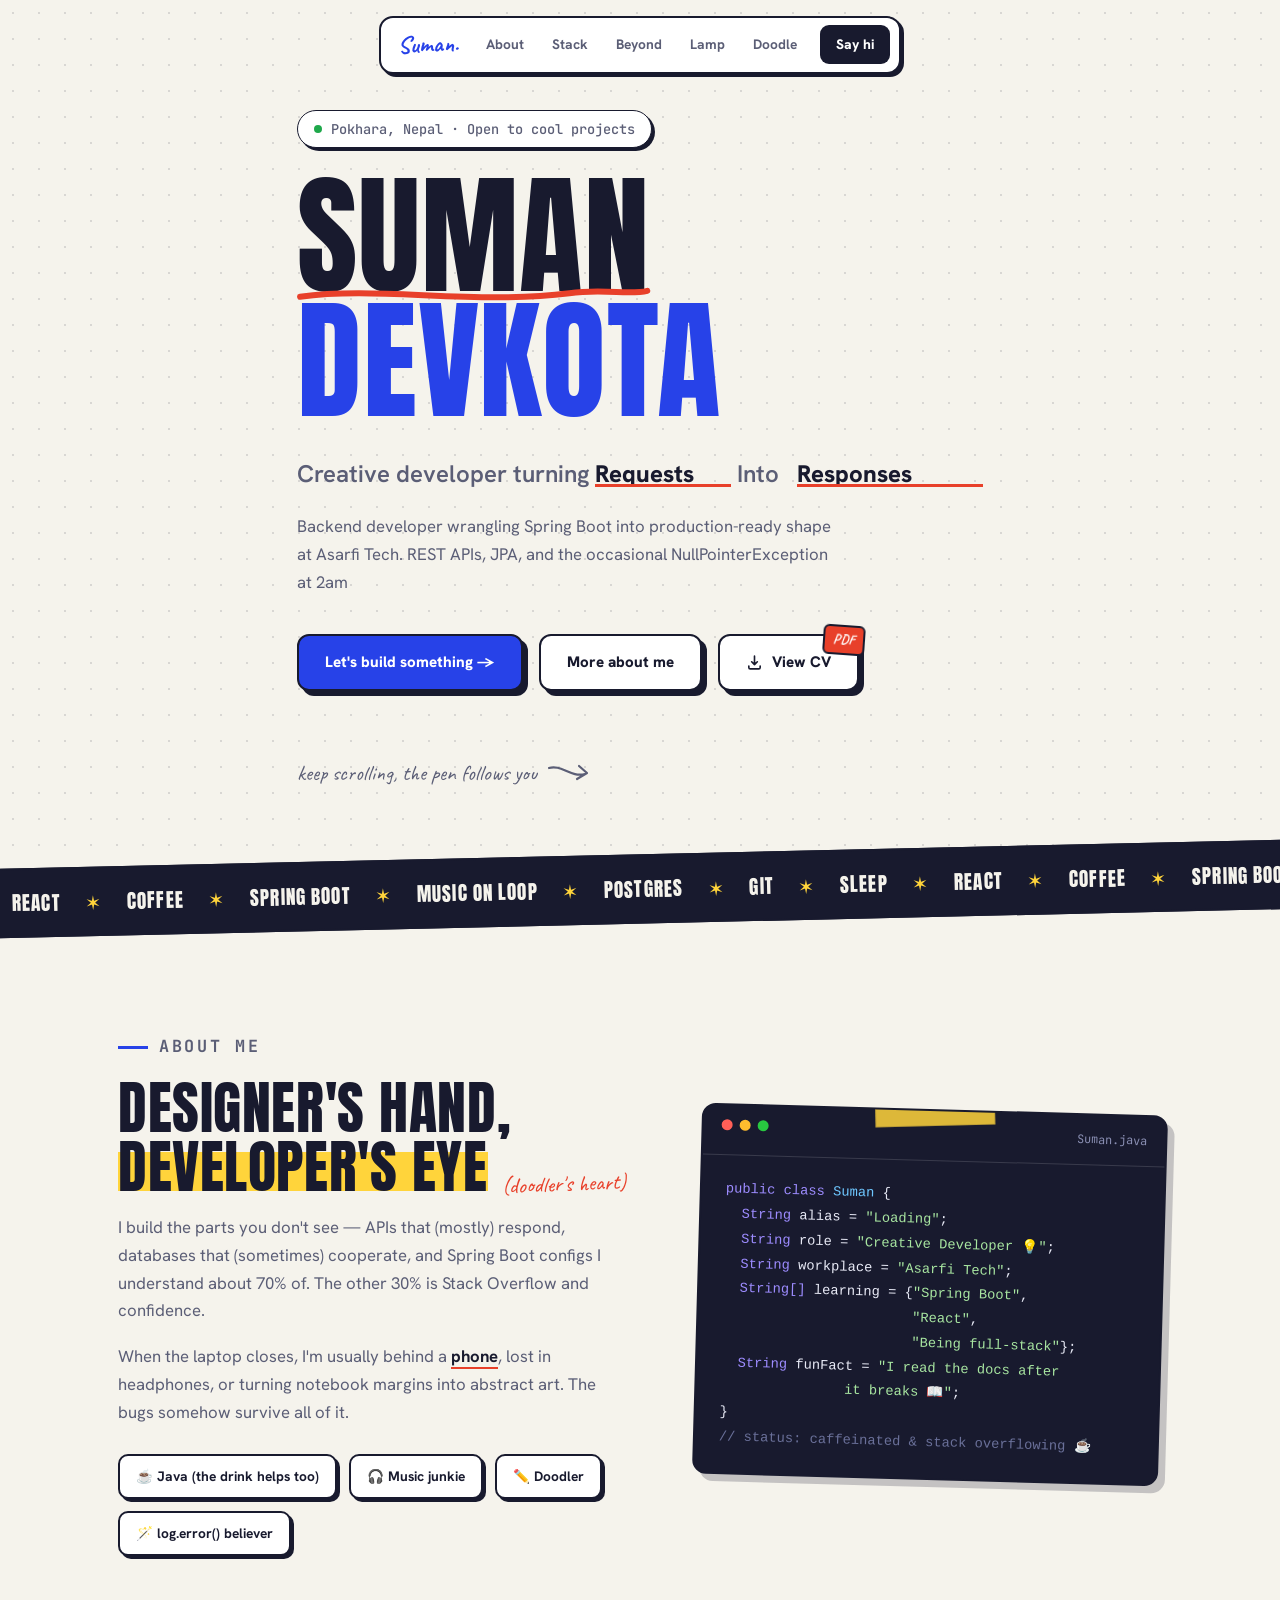
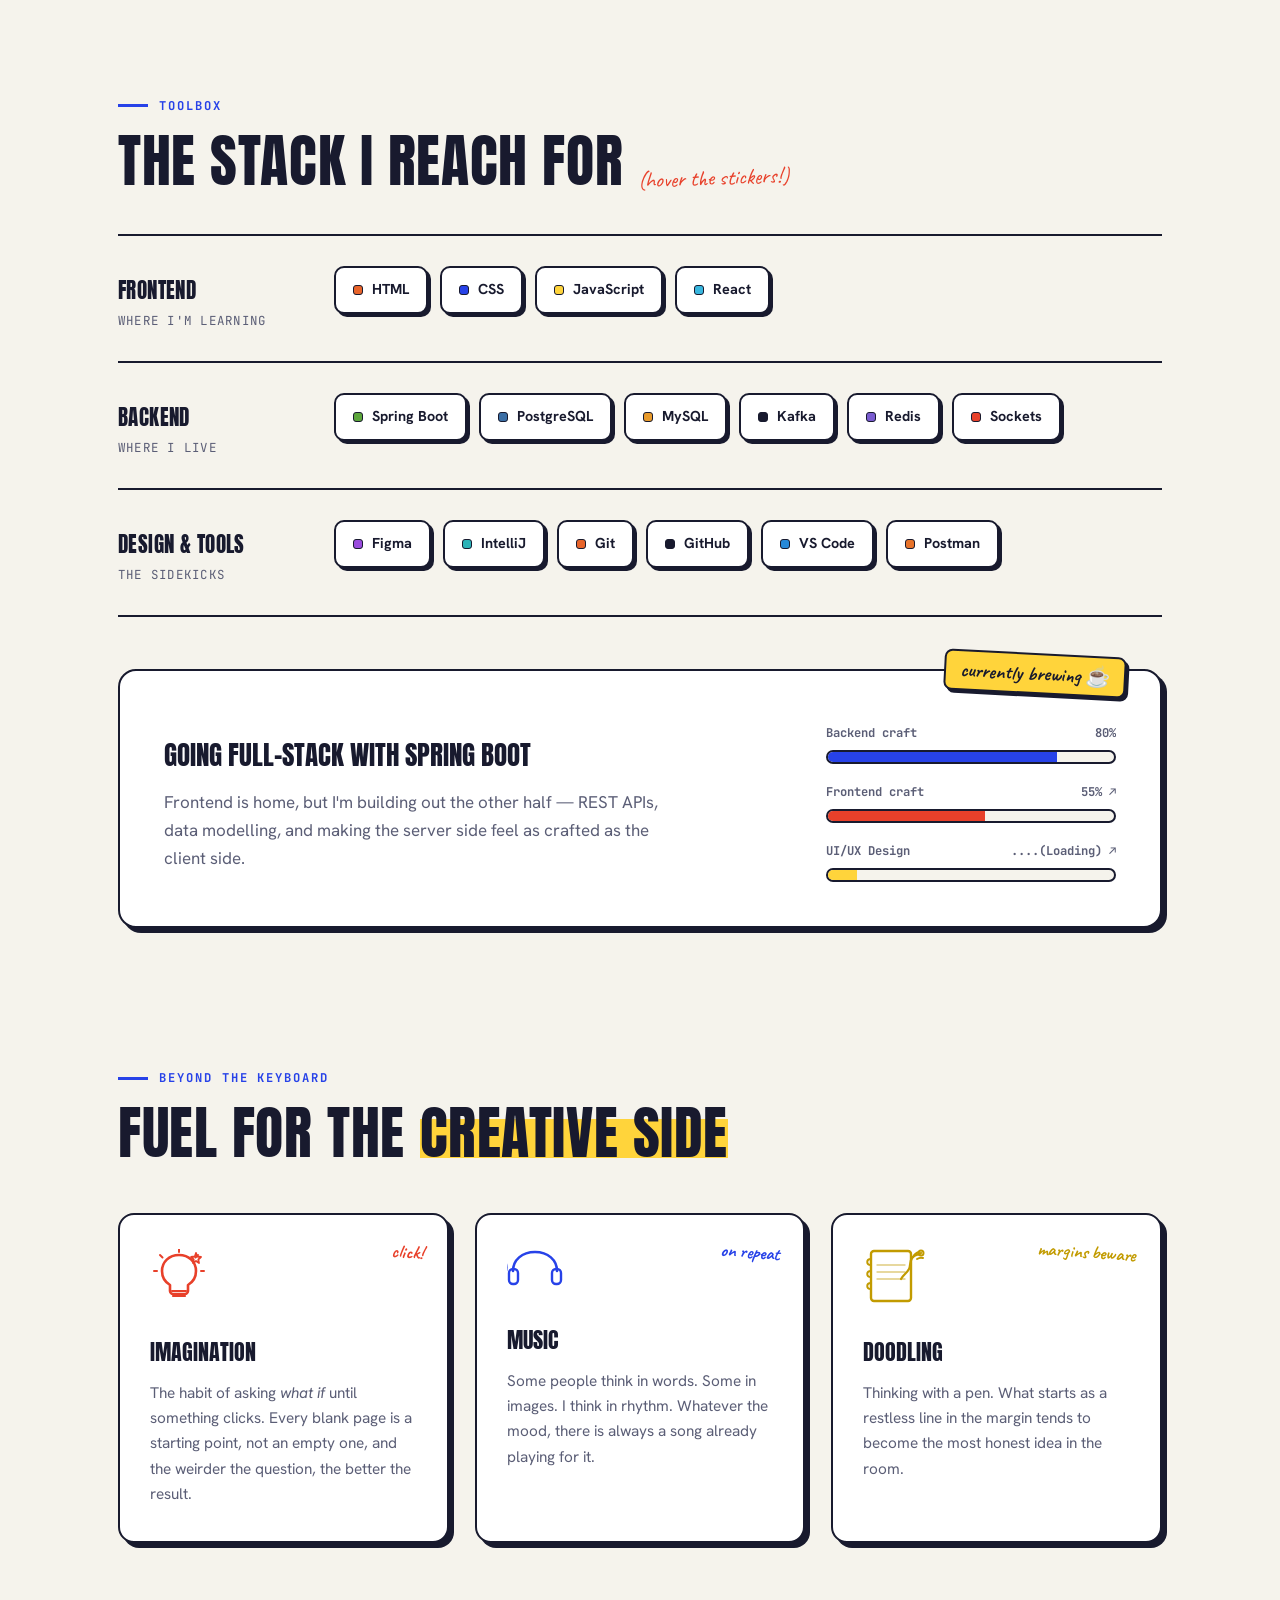
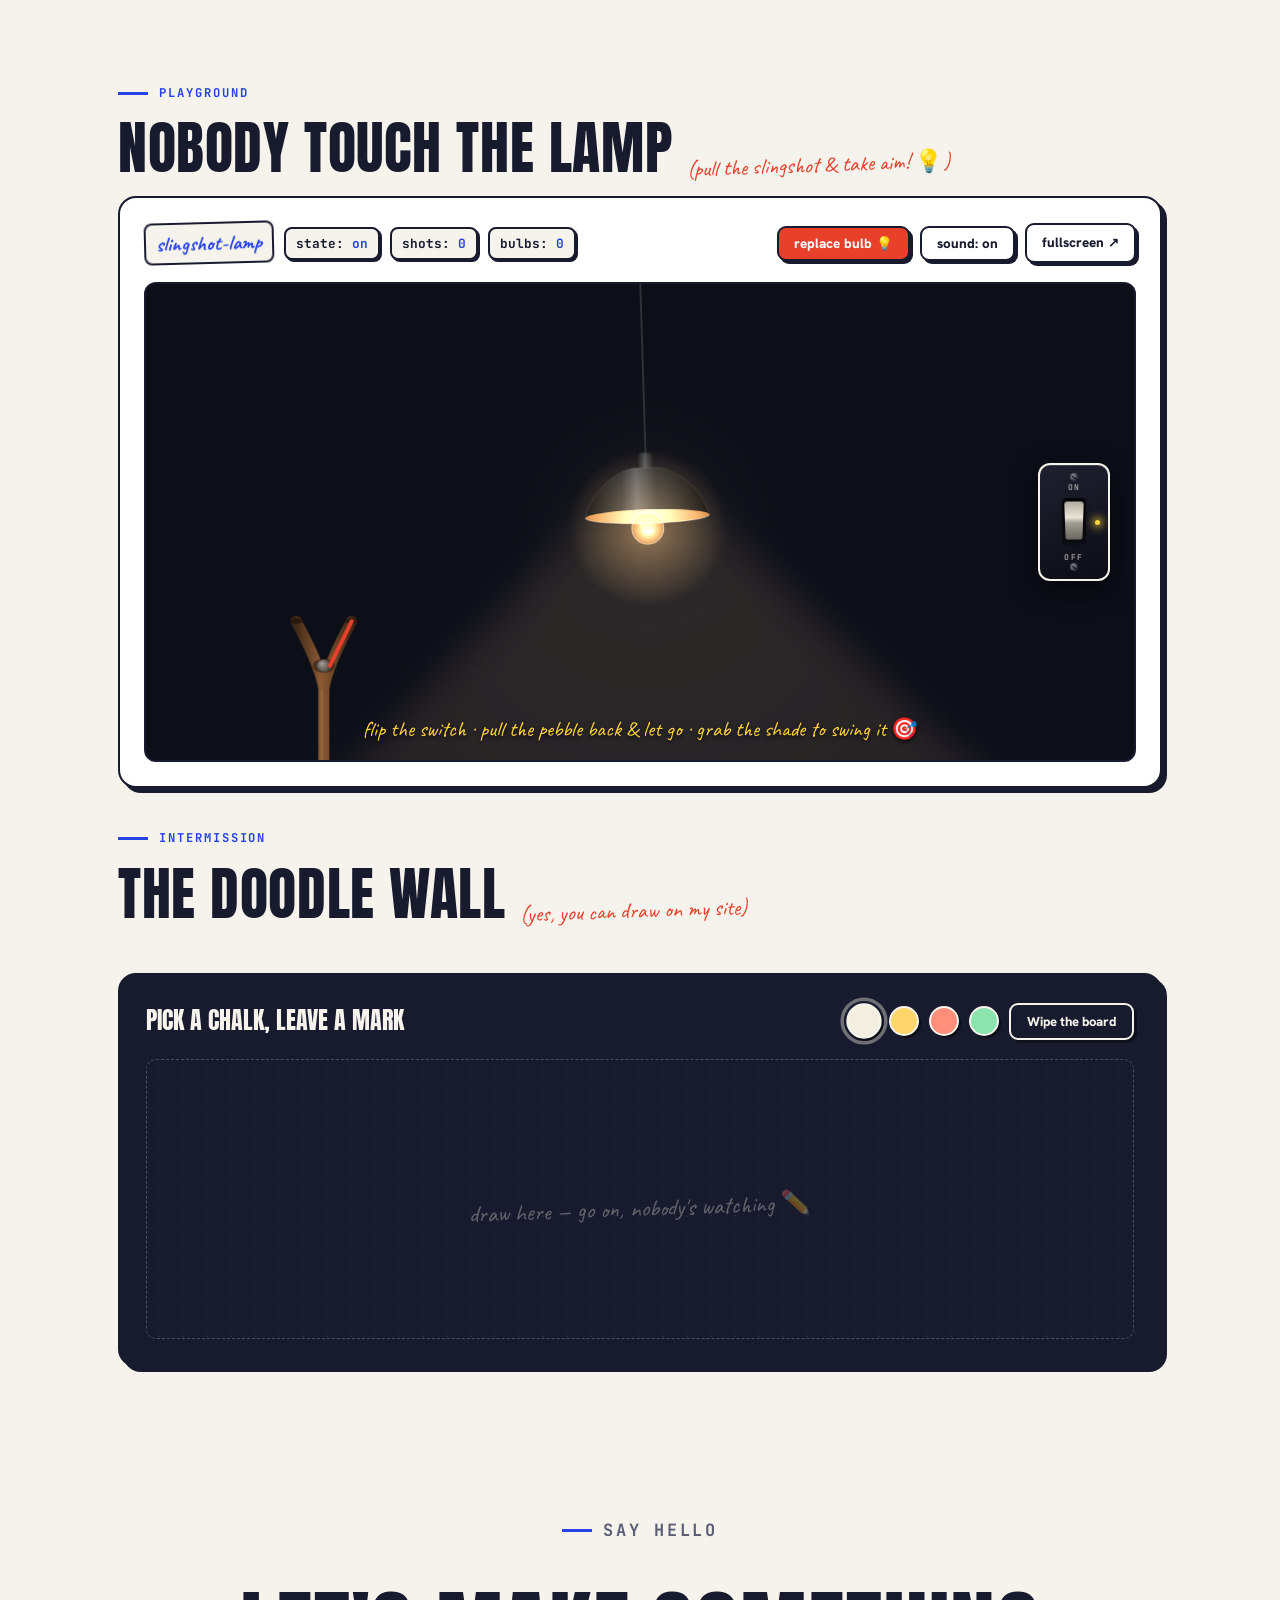
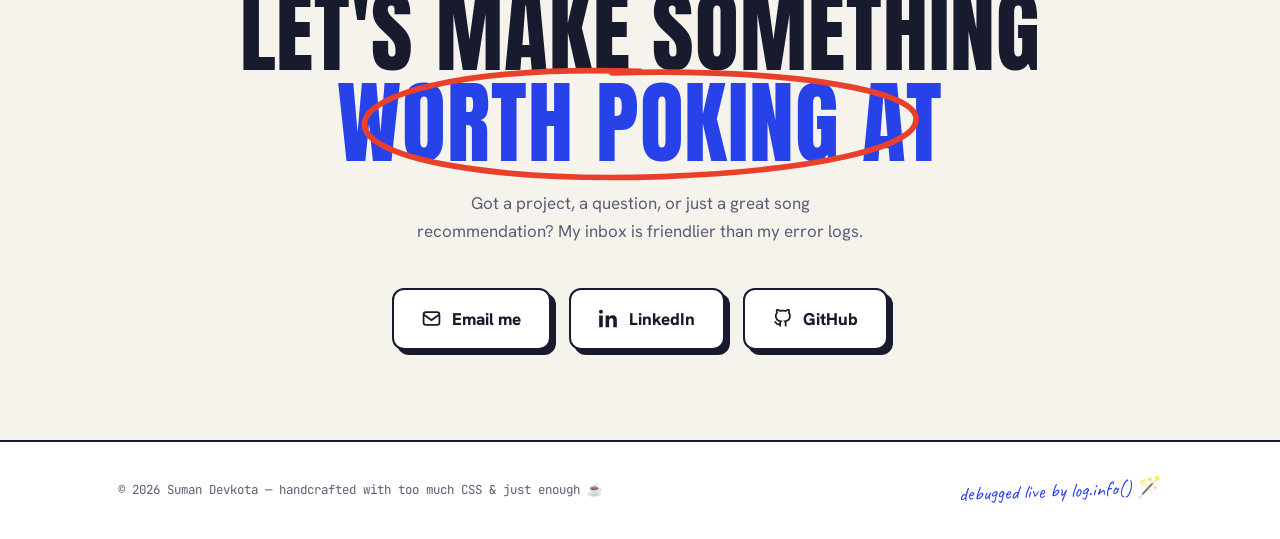
<file: index.html>
<!DOCTYPE html>
<html lang="en">
<head>
<meta charset="UTF-8" />
<meta name="viewport" content="width=device-width, initial-scale=1.0" />
<title>Suman Devkota — Backend Developer</title>
<meta name="description" content="Suman Devkota — Backend developer at Asarfi Tech, Spring Boot enthusiast, doodler at heart." />
<link rel="preconnect" href="https://fonts.googleapis.com">
<link rel="preconnect" href="https://fonts.gstatic.com" crossorigin>
<link href="https://fonts.googleapis.com/css2?family=Anton&family=Hanken+Grotesk:wght@400;500;600;700;800&family=Caveat:wght@500;700&family=JetBrains+Mono:wght@400;500;700&display=swap" rel="stylesheet">
<style>
/* ============ TOKENS — stationery on a desk ============ */
:root{
  --paper:#F5F3EC;
  --card:#FFFFFF;
  --ink:#181A2E;        /* dark navy ink */
  --muted:#5B5E76;
  --pen:#2742E8;        /* ballpoint blue */
  --red:#E8402A;        /* red correction pen */
  --hi:#FFD43B;         /* highlighter */
  --line:rgba(24,26,46,.16);
  --disp:"Anton",sans-serif;
  --body:"Hanken Grotesk",sans-serif;
  --hand:"Caveat",cursive;
  --mono:"JetBrains Mono",monospace;
  --shadow:5px 5px 0 var(--ink);
  --shadow-sm:3px 3px 0 var(--ink);
  --w:1100px;
}

html, body {
  overflow-x: hidden;
}

.marquee {
  transform: rotate(-1.3deg);  /* remove scale(1.02) */
}

.cv-btn{position:relative}
.cv-tag{
  position:absolute;top:-11px;right:-8px;
  font-family:var(--hand);font-size:.9rem;font-weight:700;
  background:var(--red);color:#fff;
  border:2px solid var(--ink);border-radius:6px;
  padding:1px 8px;transform:rotate(4deg);
  pointer-events:none;
}

*{margin:0;padding:0;box-sizing:border-box}
html{scroll-behavior:smooth}
body{
  background:var(--paper);
  color:var(--ink);
  font-family:var(--body);
  font-size:17px;line-height:1.65;
  overflow-x:hidden;
  -webkit-font-smoothing:antialiased;
}
/* dotted notebook grid */
body::before{
  content:"";position:fixed;inset:0;z-index:-1;
  background-image:radial-gradient(rgba(24,26,46,.13) 1.1px,transparent 1.1px);
  background-size:26px 26px;
}
::selection{background:var(--hi);color:var(--ink)}
a{color:inherit;text-decoration:none}
:focus-visible{outline:3px solid var(--pen);outline-offset:3px;border-radius:4px}

/* ============ pen line down the margin (scroll-drawn) ============ */
#pen-rail{position:fixed;left:30px;top:0;height:100vh;width:30px;z-index:5;pointer-events:none}
#pen-rail svg{height:100%;width:100%}
#pen-path{fill:none;stroke:var(--pen);stroke-width:2.5;stroke-linecap:round;opacity:.85}
@media(max-width:1180px){#pen-rail{display:none}}

/* ============ NAV ============ */
nav{
  position:fixed;top:16px;left:50%;transform:translateX(-50%);z-index:50;
  display:flex;align-items:center;gap:2px;
  padding:7px 9px;border-radius:14px;
  background:var(--card);border:2px solid var(--ink);box-shadow:var(--shadow-sm);
}
nav .logo{
  font-family:var(--hand);font-size:1.5rem;font-weight:700;color:var(--pen);
  padding:0 12px 0 8px;transform:rotate(-2deg);
}
nav a.link{
  font-size:.86rem;font-weight:700;color:var(--muted);
  padding:8px 13px;border-radius:9px;transition:color .15s,background .15s;
}
nav a.link:hover{color:var(--ink);background:rgba(24,26,46,.06)}
nav a.cta{
  font-size:.86rem;font-weight:800;color:#fff;background:var(--ink);
  padding:8px 16px;border-radius:9px;margin-left:8px;
  transition:background .15s,transform .15s;
}
nav a.cta:hover{background:var(--pen);transform:translateY(-1px)}
@media(max-width:640px){nav a.link{display:none}}

/* ============ LAYOUT ============ */
.wrap{max-width:var(--w);margin:0 auto;padding:0 28px}
section{padding:110px 0}
.eyebrow{
  font-family:var(--mono);font-size:.76rem;letter-spacing:.16em;text-transform:uppercase;
  color:var(--pen);display:flex;align-items:center;gap:11px;margin-bottom:16px;font-weight:700;
}
.eyebrow::before{content:"";width:30px;height:3px;background:var(--pen)}
h2{
  font-family:var(--disp);font-weight:400;text-transform:uppercase;
  font-size:clamp(2.2rem,5vw,3.6rem);line-height:1.02;letter-spacing:.01em;
  margin-bottom:18px;
}
.hand-note{font-family:var(--hand);font-size:1.4rem;color:var(--red);display:inline-block;transform:rotate(-2deg);text-transform:none;letter-spacing:0}

/* highlighter swipe */
.mark{
  background-image:linear-gradient(var(--hi),var(--hi));
  background-repeat:no-repeat;background-position:0 62%;background-size:0% 45%;
  transition:background-size .8s cubic-bezier(.2,.8,.2,1) .2s;
}
.mark.in{background-size:100% 45%}

/* reveal */
.rv{opacity:0;transform:translateY(22px);transition:opacity .7s cubic-bezier(.2,.7,.2,1),transform .7s cubic-bezier(.2,.7,.2,1)}
.rv.in{opacity:1;transform:none}
.rv.d1{transition-delay:.08s}.rv.d2{transition-delay:.16s}.rv.d3{transition-delay:.24s}

/* doodle draw-in (once, then still) */
.doodle path{fill:none;stroke-linecap:round;stroke-linejoin:round}
.draw path{stroke-dasharray:var(--len,400);stroke-dashoffset:var(--len,400)}
.draw.in path{animation:draw 1s .3s cubic-bezier(.4,0,.2,1) forwards}
@keyframes draw{to{stroke-dashoffset:0}}

/* ============ HERO ============ */
#hero{min-height:100svh;display:flex;flex-direction:column;justify-content:center;padding-top:110px;padding-bottom:0}
.hero-hello{
  font-family:var(--mono);font-size:.85rem;font-weight:500;color:var(--muted);
  display:inline-flex;align-items:center;gap:9px;margin-bottom:26px;
  border:1.5px solid var(--ink);background:var(--card);border-radius:999px;
  padding:7px 16px;box-shadow:var(--shadow-sm);width:fit-content;
}
.hero-hello .dot{width:8px;height:8px;border-radius:50%;background:#1FA84B}
h1{
  font-family:var(--disp);font-weight:400;text-transform:uppercase;
  font-size:clamp(3.4rem,11vw,8.2rem);line-height:.95;letter-spacing:.005em;
}
h1 .first{position:relative;display:inline-block}
h1 .first .underline{position:absolute;left:-1%;bottom:-10px;width:102%;height:auto;overflow:visible}
h1 .last{color:var(--pen)}
/* "aka " annotation */
.aka{
  position:relative;display:inline-block;margin-left:18px;vertical-align:super;
  font-family:var(--hand);font-size:clamp(1.4rem,3vw,2.1rem);font-weight:700;color:var(--red);
  transform:rotate(-5deg);text-transform:none;letter-spacing:0;line-height:1;
  white-space:nowrap;
}
.aka svg{position:absolute;left:-14%;top:-32%;width:128%;height:160%;overflow:visible}
.role-line{
  font-size:clamp(1.15rem,2.5vw,1.5rem);font-weight:600;color:var(--muted);
  margin-top:30px;display:flex;flex-wrap:wrap;gap:.45ch;align-items:baseline;
}
.flipper{
  display:inline-grid;height:1.4em;overflow:hidden;vertical-align:bottom;
  color:var(--ink);font-weight:800;border-bottom:3px solid var(--red);
}
.flipper span{grid-area:1/1;transform:translateY(115%);opacity:0;transition:transform .5s cubic-bezier(.3,.9,.3,1),opacity .35s;white-space:nowrap}
.flipper span.show{transform:translateY(0);opacity:1}
.flipper span.out{transform:translateY(-115%);opacity:0}
.hero-sub{max-width:540px;margin-top:20px;color:var(--muted);font-size:1.05rem}
.hero-sub b{color:var(--ink)}
.hero-actions{display:flex;gap:16px;margin-top:38px;flex-wrap:wrap}
.btn{
  display:inline-flex;align-items:center;gap:9px;
  font-weight:800;font-size:.95rem;padding:14px 26px;border-radius:12px;
  border:2px solid var(--ink);box-shadow:var(--shadow);
  transition:transform .15s,box-shadow .15s,background .15s;
}
.btn:hover{transform:translate(2px,2px);box-shadow:3px 3px 0 var(--ink)}
.btn:active{transform:translate(5px,5px);box-shadow:0 0 0 var(--ink)}
.btn-primary{background:var(--pen);color:#fff}
.btn-primary:hover{background:#1B33CC}
.btn-ghost{background:var(--card);color:var(--ink)}
.scroll-hint{
  margin-top:64px;font-family:var(--hand);font-size:1.35rem;color:var(--muted);
  display:flex;align-items:center;gap:10px;transform:rotate(-1deg);
}

/* ============ MARQUEE — tape strip ============ */
.marquee{
  background:var(--ink);color:var(--paper);
  padding:16px 0;overflow:hidden;white-space:nowrap;
  transform:rotate(-1.3deg) scale(1.02);margin-top:64px;
  border-top:2px solid var(--ink);border-bottom:2px solid var(--ink);
}
.marquee-track{display:inline-flex;animation:scroll 30s linear infinite}
.marquee:hover .marquee-track{animation-play-state:paused}
.marquee span{
  font-family:var(--disp);font-size:1.2rem;letter-spacing:.05em;padding:0 24px;text-transform:uppercase;
}
.marquee .sep{color:var(--hi);padding:0}
@keyframes scroll{to{transform:translateX(-50%)}}

/* ============ ABOUT ============ */
.about-grid{display:grid;grid-template-columns:1.05fr .95fr;gap:64px;align-items:center}
@media(max-width:880px){.about-grid{grid-template-columns:1fr;gap:48px}}
.about-copy p{color:var(--muted);margin-bottom:18px;font-size:1.05rem}
.about-copy p b{color:var(--ink)}
.u-pen{border-bottom:2.5px solid var(--pen);font-weight:700;color:var(--ink)}
.u-red{border-bottom:2.5px solid var(--red);font-weight:700;color:var(--ink)}
.fact-tags{display:flex;flex-wrap:wrap;gap:12px;margin-top:28px}
.fact-tags span{
  font-weight:700;font-size:.86rem;padding:9px 16px;border-radius:10px;
  border:2px solid var(--ink);background:var(--card);box-shadow:var(--shadow-sm);
  transition:transform .15s,box-shadow .15s;cursor:default;
}
.fact-tags span:hover{transform:translate(1px,1px) rotate(-1.5deg);box-shadow:2px 2px 0 var(--ink)}

.code-card{
  position:relative;background:var(--ink);color:#E8EAF6;
  border:2px solid var(--ink);border-radius:14px;
  font-family:var(--mono);font-size:.86rem;line-height:1.8;
  box-shadow:7px 7px 0 rgba(24,26,46,.22);
  transform:rotate(1.6deg);transition:transform .35s cubic-bezier(.3,1.3,.5,1);
    max-width: 100%;          /* add this */
  overflow: hidden;  
}
.code-card:hover{transform:rotate(0deg)}
.tape{
  position:absolute;top:-15px;left:50%;width:120px;height:30px;
  transform:translateX(-50%) rotate(-3deg);
  background:rgba(255,212,59,.85);border:1px solid rgba(24,26,46,.18);
}
.code-head{display:flex;gap:7px;padding:14px 18px;border-bottom:1px solid rgba(255,255,255,.14)}
.code-head i{width:11px;height:11px;border-radius:50%;display:block}
.code-head i:nth-child(1){background:#FF5F57}.code-head i:nth-child(2){background:#FEBC2E}.code-head i:nth-child(3){background:#28C840}
.code-head em{font-style:normal;color:#8A8FB3;font-size:.74rem;margin-left:auto}
.code-body{padding:22px 24px;overflow-x:auto}
.tk-k{color:#9D8CFF}.tk-v{color:#6EC7FF}.tk-s{color:#A8E6A1}.tk-c{color:#6A7099}.tk-p{color:#E8EAF6}

/* ============ STACK ============ */
.stack-row{
  display:grid;grid-template-columns:190px 1fr;gap:26px;align-items:start;
  padding:30px 0;border-top:2px solid var(--ink);
}
.stack-row:last-of-type{border-bottom:2px solid var(--ink)}
@media(max-width:700px){.stack-row{grid-template-columns:1fr;gap:14px}}
.stack-label{font-family:var(--mono);font-size:.78rem;letter-spacing:.1em;text-transform:uppercase;color:var(--muted);padding-top:8px}
.stack-label b{display:block;font-family:var(--disp);font-weight:400;font-size:1.3rem;color:var(--ink);letter-spacing:.02em;margin-bottom:2px}
.chips{display:flex;flex-wrap:wrap;gap:12px}
.chip{
  position:relative;display:inline-flex;align-items:center;gap:9px;
  padding:10px 17px;border-radius:10px;border:2px solid var(--ink);
  background:var(--card);font-weight:700;font-size:.9rem;cursor:default;
  box-shadow:var(--shadow-sm);
  transition:transform .15s,box-shadow .15s,background .15s;
}
.chip i{width:10px;height:10px;border-radius:3px;background:var(--c,var(--pen));border:1.5px solid var(--ink)}
.chip:hover{transform:translate(1px,1px) rotate(-1deg);box-shadow:1px 1px 0 var(--ink);background:#FFFDF4}
.chip .lvl{
  position:absolute;top:-32px;left:50%;transform:translateX(-50%) scale(.85) rotate(-3deg);
  font-family:var(--hand);font-size:1.1rem;font-weight:700;color:#fff;background:var(--red);
  padding:1px 12px;border-radius:6px;opacity:0;pointer-events:none;white-space:nowrap;
  transition:opacity .2s,transform .2s;z-index:2;
}
.chip:hover .lvl{opacity:1;transform:translateX(-50%) scale(1) rotate(-3deg)}

/* ============ NOW ============ */
.now-card{
  margin-top:52px;border:2px solid var(--ink);border-radius:18px;background:var(--card);
  box-shadow:var(--shadow);padding:44px; padding-top: 52px;  
  display:grid;grid-template-columns:1fr auto;gap:36px;align-items:center;position:relative; 
}
@media(max-width:760px) {
  .now-card {
    grid-template-columns: 1fr;
    padding: 24px 20px;
    gap: 24px;
  }

  .now-bars {
    min-width: unset;
    width: 100%;
  }

  .bar .track {
    width: 100%;
  }

  .bar label {
    font-size: .72rem;
  }
}
.now-card h3{font-family:var(--disp);font-weight:400;text-transform:uppercase;font-size:1.7rem;margin-bottom:10px}
.now-card>div>p{color:var(--muted);max-width:500px}
.now-bars{display:grid;gap:18px;min-width:290px; overflow:hidden}
.bar label{display:flex;justify-content:space-between;font-family:var(--mono);font-size:.76rem;font-weight:700;color:var(--muted);margin-bottom:7px}
.bar .track{height:14px;border-radius:8px;border:2px solid var(--ink);background:var(--paper);overflow:hidden}
.bar .fill{height:100%;width:0;background:var(--pen);transition:width 1.3s cubic-bezier(.2,.8,.2,1)}
.bar:nth-child(2) .fill{background:var(--red)}
.bar:nth-child(3) .fill{background:var(--hi)}
.bar.in .fill{width:var(--p)}
.now-stamp{
  position:absolute;top:-18px;right:34px;font-family:var(--hand);font-size:1.25rem;font-weight:700;
  color:var(--ink);background:var(--hi);border:2px solid var(--ink);border-radius:8px;
  padding:2px 14px;transform:rotate(3deg);box-shadow:var(--shadow-sm);
}

/* ============ BEYOND ============ */
.beyond-grid{display:grid;grid-template-columns:repeat(3,1fr);gap:26px;margin-top:50px}
@media(max-width:880px){.beyond-grid{grid-template-columns:1fr;max-width:520px}}
@media(max-width:880px) {
  .about-grid > div:last-child {
    overflow: hidden;
    padding: 8px;           /* gives box-shadow room to breathe */
  }
}
.bcard{
  border:2px solid var(--ink);border-radius:16px;padding:34px 30px;background:var(--card);
  box-shadow:var(--shadow);position:relative;
  transform:rotate(var(--tilt,0deg));
  transition:transform .3s cubic-bezier(.3,1.3,.5,1),box-shadow .3s;
}
.bcard:hover{transform:rotate(0deg) translateY(-5px);box-shadow:8px 10px 0 var(--ink)}
.bcard .icon{margin-bottom:20px}
.bcard h3{font-family:var(--disp);font-weight:400;text-transform:uppercase;font-size:1.35rem;margin-bottom:10px}
.bcard p{color:var(--muted);font-size:.96rem}
.bcard .tag{position:absolute;top:22px;right:24px;font-family:var(--hand);font-size:1.15rem;font-weight:700;color:var(--c);transform:rotate(4deg)}

/* ============ DOODLE WALL ============ */
.wall {
  margin-top: 50px;
  border: 2px solid var(--ink);
  border-radius: 18px;
  background: var(--ink);
  box-shadow: var(--shadow);
  padding: 26px;
  position: relative;
}
.wall-head {
  display: flex;
  align-items: center;
  justify-content: space-between;
  flex-wrap: wrap;
  gap: 14px;
  margin-bottom: 18px;
}
.wall-head h3 {
  font-family: var(--disp);
  font-weight: 400;
  text-transform: uppercase;
  font-size: 1.5rem;
  color: var(--paper);
}
.wall-tools {
  display: flex;
  align-items: center;
  gap: 10px;
}
.swatch {
  width: 30px;
  height: 30px;
  border-radius: 50%;
  border: 2px solid var(--paper);
  cursor: pointer;
  transition: transform .15s;
  box-shadow: 2px 2px 0 rgba(0,0,0,.5);
  background: none;
}
.swatch:hover { transform: scale(1.12); }
.swatch.on {
  transform: scale(1.18);
  outline: 3px solid rgba(243,238,223,.4);
  outline-offset: 2px;
}
.wall-clear {
  font-family: var(--body);
  font-weight: 800;
  font-size: .82rem;
  padding: 8px 16px;
  border-radius: 9px;
  border: 2px solid var(--paper);
  background: transparent;
  color: var(--paper);
  box-shadow: 3px 3px 0 rgba(0,0,0,.4);
  cursor: pointer;
  transition: transform .15s, box-shadow .15s;
}
.wall-clear:hover {
  transform: translate(2px, 2px);
  box-shadow: 1px 1px 0 rgba(0,0,0,.5);
}
#wall-canvas {
  display: block;
  width: 100%;
  height: 280px;
  border-radius: 10px;
  border: 1.5px dashed rgba(243,238,223,.25);
  cursor: crosshair;
  touch-action: none;
  background-image: radial-gradient(rgba(243,238,223,.07) 1px, transparent 1px);
  background-size: 24px 24px;
}
.wall-hint {
  position: absolute;
  left: 50%;
  top: 60%;
  transform: translate(-50%, -50%) rotate(-2deg);
  font-family: var(--hand);
  font-size: 1.5rem;
  color: rgba(243,238,223,.35);
  pointer-events: none;
  transition: opacity .4s;
  white-space: nowrap;
}
.wall.used .wall-hint { opacity: 0; }

/* ============ CONTACT ============ */
#contact{padding-bottom:90px}
.contact-box{text-align:center}
.contact-box h2{font-size:clamp(2.8rem,7vw,5.6rem)}
.contact-box h2 .circ{position:relative;display:inline-block;color:var(--pen)}
.contact-box h2 .circ svg{position:absolute;width:116%;height:140%;left:-8%;top:-20%;overflow:visible}
.contact-box>p{color:var(--muted);max-width:460px;margin:20px auto 42px;font-size:1.06rem}
.contact-links{display:flex;justify-content:center;gap:18px;flex-wrap:wrap}
.clink{
  display:inline-flex;align-items:center;gap:11px;font-weight:800;
  padding:15px 28px;border-radius:12px;border:2px solid var(--ink);
  background:var(--card);box-shadow:var(--shadow);
  transition:transform .15s,box-shadow .15s,background .15s;
}
.clink svg{width:19px;height:19px}
.clink:hover{transform:translate(2px,2px);box-shadow:3px 3px 0 var(--ink);background:var(--bg-h,#fff)}
.clink.em{--bg-h:#FFF6D6}.clink.li{--bg-h:#E4ECFF}.clink.ig{--bg-h:#FFE4EA}

footer{border-top:2px solid var(--ink);padding:32px 0;background:var(--card)}
footer .wrap{display:flex;justify-content:space-between;align-items:center;flex-wrap:wrap;gap:14px}
footer p{font-family:var(--mono);font-size:.78rem;color:var(--muted)}
footer .hand-note{font-size:1.25rem;color:var(--pen)}

/* ============ LAMP GAME SECTION ============ */
.lamp-card {
  border: 2px solid var(--ink);
  border-radius: 18px;
  background: var(--card);
  box-shadow: var(--shadow);
  padding: 24px;
  position: relative;
  overflow: hidden;
}
.lamp-head {
  display: flex;
  align-items: center;
  justify-content: space-between;
  flex-wrap: wrap;
  gap: 14px;
  margin-bottom: 18px;
}
.lamp-info {
  display: flex;
  align-items: center;
  gap: 10px;
  flex-wrap: wrap;
}
.lamp-badge {
  font-family: var(--hand);
  font-size: 1.3rem;
  font-weight: 700;
  color: var(--pen);
  background: var(--paper);
  border: 2px solid var(--ink);
  border-radius: 8px;
  padding: 2px 10px;
  transform: rotate(-1.5deg);
}
.lamp-stat {
  font-family: var(--mono);
  font-size: 0.8rem;
  font-weight: 700;
  color: var(--ink);
  background: var(--paper);
  border: 2px solid var(--ink);
  border-radius: 8px;
  padding: 4px 10px;
  box-shadow: 2px 2px 0 var(--ink);
}
.lamp-stat b {
  color: var(--pen);
}
.lamp-tools {
  display: flex;
  align-items: center;
  gap: 10px;
}
.lamp-btn {
  font-family: var(--body);
  font-weight: 800;
  font-size: 0.84rem;
  padding: 7px 15px;
  border-radius: 9px;
  border: 2px solid var(--ink);
  background: var(--card);
  color: var(--ink);
  box-shadow: var(--shadow-sm);
  cursor: pointer;
  transition: transform 0.15s, box-shadow 0.15s, background 0.15s;
  display: inline-flex;
  align-items: center;
  gap: 6px;
  text-decoration: none;
}
.lamp-btn:hover {
  transform: translate(1px, 1px);
  box-shadow: 2px 2px 0 var(--ink);
  background: var(--hi);
}
.lamp-btn-reset {
  background: var(--red);
  color: #fff;
}
.lamp-btn-reset:hover {
  background: #ff523b;
}

.lamp-viewport {
  position: relative;
  width: 100%;
  height: 480px;
  border-radius: 12px;
  border: 2px solid var(--ink);
  background: #0d0f18;
  overflow: hidden;
  touch-action: none;
}
#lamp-canvas {
  display: block;
  width: 100%;
  height: 100%;
}
.lamp-viewport .switch {
  position: absolute;
  right: 24px;
  top: 50%;
  transform: translateY(-50%);
  width: 72px;
  height: 118px;
  border-radius: 12px;
  background: linear-gradient(160deg, #1e202e, #141520 60%, #0c0d15);
  border: 2px solid var(--paper);
  box-shadow: inset 0 1px 0 rgba(255,255,255,0.15), 0 8px 24px rgba(0,0,0,0.6);
  cursor: pointer;
  outline: none;
  z-index: 5;
}
.lamp-viewport .switch:focus-visible {
  outline: 3px solid var(--pen);
  outline-offset: 3px;
}
.lamp-viewport .screw {
  position: absolute;
  left: 50%;
  width: 8px;
  height: 8px;
  margin-left: -4px;
  border-radius: 50%;
  background: radial-gradient(circle at 35% 35%, #8b8d96, #2d2f3b 70%);
}
.lamp-viewport .screw::after {
  content: "";
  position: absolute;
  left: 1px;
  right: 1px;
  top: 3.5px;
  height: 1px;
  background: rgba(0,0,0,0.8);
  transform: rotate(35deg);
}
.lamp-viewport .screw.t { top: 8px; }
.lamp-viewport .screw.b { bottom: 8px; }
.lamp-viewport .slot {
  position: absolute;
  left: 50%;
  top: 50%;
  width: 24px;
  height: 48px;
  margin: -24px 0 0 -12px;
  border-radius: 5px;
  background: linear-gradient(#08090f, #12131d);
  box-shadow: inset 0 2px 5px rgba(0,0,0,0.9);
  perspective: 120px;
}
.lamp-viewport .lever {
  position: absolute;
  left: 3px;
  right: 3px;
  top: 3px;
  bottom: 3px;
  border-radius: 3px;
  transition: transform 0.14s cubic-bezier(0.3,1.6,0.5,1);
  transform-origin: 50% 50%;
  transform: rotateX(-26deg);
  background: linear-gradient(#b0ad9e 0%, #ece6da 38%, #a09d94 52%, #68655e 100%);
  box-shadow: 0 5px 6px rgba(0,0,0,0.6);
}
.lamp-viewport .switch[aria-checked="false"] .lever {
  transform: rotateX(26deg);
  background: linear-gradient(#4b4840 0%, #807c74 48%, #c5bfb4 64%, #88847c 100%);
  box-shadow: 0 -5px 6px rgba(0,0,0,0.6);
}
.lamp-viewport .engrave {
  position: absolute;
  left: 0;
  right: 0;
  text-align: center;
  font: 700 8px/1 var(--mono);
  letter-spacing: 0.18em;
  color: var(--paper);
  opacity: 0.6;
}
.lamp-viewport .engrave.on { top: 18px; }
.lamp-viewport .engrave.off { bottom: 18px; }
.lamp-viewport .pilot {
  position: absolute;
  right: 8px;
  top: 50%;
  width: 5px;
  height: 5px;
  margin-top: -2.5px;
  border-radius: 50%;
  background: #3a2a1a;
  transition: background 0.2s, box-shadow 0.2s;
}
.lamp-viewport .switch[aria-checked="true"] .pilot {
  background: var(--hi);
  box-shadow: 0 0 8px 2px rgba(255, 212, 59, 0.95);
}
.lamp-hint {
  position: absolute;
  left: 50%;
  bottom: 14px;
  transform: translateX(-50%);
  font-family: var(--hand);
  font-size: 1.35rem;
  color: var(--hi);
  white-space: nowrap;
  pointer-events: none;
  z-index: 5;
  text-shadow: 0 2px 4px rgba(0,0,0,0.8);
}
@media(max-width: 640px) {
  .lamp-viewport { height: 380px; }
  .lamp-hint { font-size: 1.05rem; bottom: 8px; }
  .lamp-viewport .switch { scale: 0.8; right: 12px; }
}
</style>
</head>
<body>

<!-- pen line that draws as you scroll -->
<div id="pen-rail" aria-hidden="true">
  <svg viewBox="0 0 30 1200" preserveAspectRatio="none">
    <path id="pen-path" d="M15 0 C 24 70, 7 140, 15 210 C 23 280, 7 350, 15 420 C 23 490, 7 560, 15 630 C 23 700, 7 770, 15 840 C 23 910, 7 980, 15 1050 C 21 1110, 10 1160, 15 1200"/>
  </svg>
</div>

<nav aria-label="Main">
  <a class="logo" href="#hero" aria-label="Home">Suman.</a>
  <a class="link" href="#about">About</a>
  <a class="link" href="#stack">Stack</a>
  <a class="link" href="#beyond">Beyond</a>
  <a class="link" href="#lamp-section">Lamp</a>
  <a class="link" href="#wall-section">Doodle</a>
  <a class="cta" href="#contact">Say hi</a>
</nav>

<!-- ============ HERO ============ -->
<header id="hero">
  <div class="wrap">
    <p class="hero-hello rv"><span class="dot"></span>Pokhara, Nepal · Open to cool projects</p>
    <h1 class="rv d1">
      <span class="first">Suman
        <svg class="underline doodle draw" viewBox="0 0 300 24" aria-hidden="true">
          <path d="M5 14 C 70 5, 150 21, 230 11 C 260 7, 280 13, 295 9" stroke="#E8402A" stroke-width="5"/>
        </svg>
      </span><br>
      <span class="last">Devkota</span><span class="aka">
        <svg class="doodle draw" viewBox="0 0 160 60" aria-hidden="true">
          <path d="M80 6 C 28 4, 6 16, 7 30 C 8 47, 46 56, 86 54 C 126 52, 154 43, 152 28 C 150 13, 116 5, 70 7" stroke="#E8402A" stroke-width="3"/>
        </svg>
      </span>
    </h1>
    <p class="role-line rv d2">Creative developer turning <span class="flipper">
        <span class="show">Requests</span>
        <span>API</span>
        <span>Playgrounds</span>
        <span>Chaos</span>
      </span> Into &nbsp;
      <span class="flipper">
        <span class="show">Responses</span>
        <span>Products</span>
        <span>Structured JSON</span>
        <span>Nightmares</span>
      </span>
    </p>
    <p class="hero-sub rv d2">Backend developer wrangling Spring Boot into production-ready shape at Asarfi Tech. REST APIs, JPA, and the occasional NullPointerException at 2am</p>
    <div class="hero-actions rv d3">
      <a class="btn btn-primary" href="#contact">Let's build something →</a>
      <a class="btn btn-ghost" href="#about">More about me</a>
      <a class="btn btn-ghost cv-btn" href="assets/mycv.pdf" target="_blank" rel="noopener">
    <svg width="17" height="17" viewBox="0 0 24 24" fill="none" stroke="currentColor" stroke-width="2.3" stroke-linecap="round" stroke-linejoin="round" aria-hidden="true"><path d="M12 3v12M8 11l4 4 4-4M4 17v2a2 2 0 002 2h12a2 2 0 002-2v-2"/></svg>
    View CV
    <span class="cv-tag">PDF</span>
  </a>
    </div>
    <p class="scroll-hint rv d3" aria-hidden="true">
      keep scrolling, the pen follows you
      <svg class="doodle draw" width="46" height="26" viewBox="0 0 46 26"><path d="M2 8 C 14 4, 24 18, 38 14 M32 6 L 40 13 L 30 19" stroke="#5B5E76" stroke-width="2.2"/></svg>
    </p>
  </div>

  <div class="marquee" aria-hidden="true">
    <div class="marquee-track" id="marquee-track">
      <span>React</span><span class="sep">✶</span>
      <span>Coffee</span><span class="sep">✶</span>
      <span>Spring Boot</span><span class="sep">✶</span>
      <span>Music on loop</span><span class="sep">✶</span>
      <span>Postgres</span><span class="sep">✶</span>
      <span>Git</span><span class="sep">✶</span>
      <span>Sleep</span><span class="sep">✶</span>
    </div>
  </div>
</header>

<!-- ============ ABOUT ============ -->
<section id="about">
  <div class="wrap">
    <div class="about-grid">
      <div class="about-copy">
        <p class="eyebrow rv">About me</p>
        <h2 class="rv">Designer's hand,<br><span class="mark">developer's eye</span> <span class="hand-note">(doodler's heart)</span></h2>
        <p class="rv d1">I build the parts you don't see — APIs that (mostly) respond, databases that (sometimes) cooperate, and Spring Boot configs I understand about 70% of. The other 30% is Stack Overflow and confidence.</p>
        <p class="rv d2">When the laptop closes, I'm usually behind a <span class="u-red">phone</span>, lost in headphones, or turning notebook margins into abstract art. The bugs somehow survive all of it.</p>
        <div class="fact-tags rv d3">
          <span>☕ Java (the drink helps too)</span>
          <span>🎧 Music junkie</span>
          <span>✏️ Doodler</span>
          <span>🪄 log.error() believer</span>
        </div>
      </div>
      <div class="rv d2">
        <div class="code-card">
          <span class="tape" aria-hidden="true"></span>
          <div class="code-head"><i></i><i></i><i></i><em>Suman.java</em></div>
        <pre class="code-body"><code><span class="tk-k">public class</span> <span class="tk-v">Suman</span> <span class="tk-p">{</span>
  <span class="tk-k">String</span> <span class="tk-p">alias =</span> <span class="tk-s">"Loading"</span><span class="tk-p">;</span>
  <span class="tk-k">String</span> <span class="tk-p">role =</span> <span class="tk-s">"Creative Developer 💡"</span><span class="tk-p">;</span>
  <span class="tk-k">String</span> <span class="tk-p">workplace =</span> <span class="tk-s">"Asarfi Tech"</span><span class="tk-p">;</span>
  <span class="tk-k">String[]</span> <span class="tk-p">learning = {</span><span class="tk-s">"Spring Boot"</span><span class="tk-p">,</span>
                       <span class="tk-s">"React"</span><span class="tk-p">,</span>
                       <span class="tk-s">"Being full-stack"</span><span class="tk-p">};</span>
  <span class="tk-k">String</span> <span class="tk-p">funFact =</span> <span class="tk-s">"I read the docs after</span>
               <span class="tk-s">it breaks 📖"</span><span class="tk-p">;</span>
<span class="tk-p">}</span>
<span class="tk-c">// status: caffeinated &amp; stack overflowing ☕</span></code></pre>
        </div>
      </div>
    </div>
  </div>
</section>

<!-- ============ STACK ============ -->
<section id="stack" style="padding-top:30px">
  <div class="wrap">
    <p class="eyebrow rv">Toolbox</p>
    <h2 class="rv">The stack I reach for <span class="hand-note">(hover the stickers!)</span></h2>
    <div style="margin-top:44px">
      <div class="stack-row rv">
        <div class="stack-label"><b>Frontend</b>where I'm learning</div>
        <div class="chips">
          <span class="chip" style="--c:#E8642A"><i></i>HTML<span class="lvl">old friend</span></span>
          <span class="chip" style="--c:#2742E8"><i></i>CSS<span class="lvl">my paintbrush</span></span>
          <span class="chip" style="--c:#FFD43B"><i></i>JavaScript<span class="lvl">daily driver</span></span>
          <span class="chip" style="--c:#37B6DE"><i></i>React<span class="lvl">home turf</span></span>

        </div>
      </div>
      <div class="stack-row rv">
        <div class="stack-label"><b>Backend</b>where I live</div>
        <div class="chips">
          <span class="chip" style="--c:#5BA53A"><i></i>Spring Boot<span class="lvl">learning &amp; loving</span></span>
          <span class="chip" style="--c:#3A6EA5"><i></i>PostgreSQL<span class="lvl">rows &amp; rows</span></span>
          <span class="chip" style="--c:#E89A2A"><i></i>MySQL<span class="lvl">classic</span></span>
          <span class="chip" style="--c:#181A2E"><i></i>Kafka<span class="lvl">event trigger</span></span>
          <span class="chip" style="--c:#7A5CD0"><i></i>Redis<span class="lvl">fast as lightning</span></span>
          <span class="chip" style="--c:#E8402A"><i></i>Sockets<span class="lvl">heart to heart</span></span>
        </div>
      </div>
      <div class="stack-row rv">
        <div class="stack-label"><b>Design &amp; tools</b>the sidekicks</div>
        <div class="chips">
          <span class="chip" style="--c:#9A4BDE"><i></i>Figma<span class="lvl">pixel lab</span></span>
          <span class="chip" style="--c:#2BB3B8"><i></i>IntelliJ<span class="lvl">life saver</span></span>
          <span class="chip" style="--c:#E8642A"><i></i>Git<span class="lvl">ctrl+z for life</span></span>
          <span class="chip" style="--c:#181A2E"><i></i>GitHub<span class="lvl">where code sleeps</span></span>
          <span class="chip" style="--c:#2789D8"><i></i>VS Code<span class="lvl">second home</span></span>
          <span class="chip" style="--c:#E8732A"><i></i>Postman<span class="lvl">API whisperer</span></span>
        </div>
      </div>
    </div>

    <div class="now-card rv">
      <span class="now-stamp">currently brewing ☕</span>
      <div>
        <h3>Going full‑stack with Spring Boot</h3>
        <p>Frontend is home, but I'm building out the other half — REST APIs, data modelling, and making the server side feel as crafted as the client side.</p>
      </div>
      <div class="now-bars">
        <div class="bar" style="--p:80%"><label><span>Backend craft</span><span>80%</span></label><div class="track"><div class="fill"></div></div></div>
        <div class="bar" style="--p:55%"><label><span>Frontend craft</span><span>55% ↗</span></label><div class="track"><div class="fill"></div></div></div>
        <div class="bar" style="--p:10%"><label><span>UI/UX Design</span><span>....(Loading) ↗</span></label><div class="track"><div class="fill"></div></div></div>
      </div>
    </div>
  </div>
</section>

<!-- ============ BEYOND ============ -->
<section id="beyond" style="padding-top:30px">
  <div class="wrap">
    <p class="eyebrow rv">Beyond the keyboard</p>
    <h2 class="rv">Fuel for the <span class="mark">creative side</span></h2>
    <div class="beyond-grid">
     <article class="bcard rv" style="--c:#E8402A;--tilt:-1.2deg">
  <span class="tag">click!</span>
  <svg class="icon doodle draw" width="58" height="58" viewBox="0 0 58 58">
    <path d="M29 6 C19 6 12 13 12 22 C12 28 15 33 20 36 L20 42 C20 43.5 21.5 45 23 45 L35 45 C36.5 45 38 43.5 38 42 L38 36 C43 33 46 28 46 22 C46 13 39 6 29 6 Z" stroke="#E8402A" stroke-width="2.6" fill="none"/>
    <line x1="22" y1="42" x2="36" y2="42" stroke="#E8402A" stroke-width="2.2" stroke-linecap="round"/>
    <line x1="23" y1="47" x2="35" y2="47" stroke="#E8402A" stroke-width="2.2" stroke-linecap="round"/>
    <line x1="29" y1="0" x2="29" y2="3" stroke="#E8402A" stroke-width="2" stroke-linecap="round"/>
    <line x1="10" y1="6" x2="12.5" y2="8.5" stroke="#E8402A" stroke-width="2" stroke-linecap="round"/>
    <line x1="48" y1="6" x2="45.5" y2="8.5" stroke="#E8402A" stroke-width="2" stroke-linecap="round"/>
    <line x1="4" y1="22" x2="7" y2="22" stroke="#E8402A" stroke-width="2" stroke-linecap="round"/>
    <line x1="51" y1="22" x2="54" y2="22" stroke="#E8402A" stroke-width="2" stroke-linecap="round"/>
    <path d="M46 4 L47.2 7.5 L51 8 L48.3 10.5 L49 14 L46 12 L43 14 L43.7 10.5 L41 8 L44.8 7.5 Z" stroke="#E8402A" stroke-width="1.8" fill="none" stroke-linejoin="round"/>
  </svg>
  <h3>Imagination</h3>
  <p>The habit of asking <em>what if</em> until something clicks. Every blank page is a starting point, not an empty one, and the weirder the question, the better the result.</p>
</article>
     <article class="bcard rv d1" style="--c:#2742E8;--tilt:1deg">
  <span class="tag">on repeat</span>
  <svg class="icon doodle draw" width="56" height="46" viewBox="0 0 56 46">
    <path d="M6 22 C6 11 15 3 28 3 C41 3 50 11 50 22" fill="none" stroke="#2742E8" stroke-width="2.6" stroke-linecap="round"/>
    <rect x="2" y="20" width="9" height="15" rx="4" fill="none" stroke="#2742E8" stroke-width="2.4"/>
    <rect x="45" y="20" width="9" height="15" rx="4" fill="none" stroke="#2742E8" stroke-width="2.4"/>
    <path d="M-2 12 C0 16 0 21 -2 25" fill="none" stroke="#2742E8" stroke-width="2" stroke-linecap="round"/>
    <path d="M58 12 C60 16 60 21 58 25" fill="none" stroke="#2742E8" stroke-width="2" stroke-linecap="round"/>
  </svg>
  <h3>Music</h3>
  <p>Some people think in words. Some in images. I think in rhythm. Whatever the mood, there is always a song already playing for it.</p>
</article>
      <article class="bcard rv d2" style="--c:#C29B00;--tilt:-0.8deg">
  <span class="tag">margins beware</span>
  <svg class="icon doodle draw" width="70" height="58" viewBox="0 0 70 58">
    <rect x="8" y="2" width="40" height="50" rx="3" fill="none" stroke="#C29B00" stroke-width="2.4"/>
    <path d="M8 10 C3 10 3 16 8 16" fill="none" stroke="#C29B00" stroke-width="2" stroke-linecap="round"/>
    <path d="M8 22 C3 22 3 28 8 28" fill="none" stroke="#C29B00" stroke-width="2" stroke-linecap="round"/>
    <path d="M8 34 C3 34 3 40 8 40" fill="none" stroke="#C29B00" stroke-width="2" stroke-linecap="round"/>
    <line x1="14" y1="16" x2="42" y2="16" stroke="#C29B00" stroke-width="1.4" stroke-linecap="round" opacity="0.5"/>
    <line x1="14" y1="23" x2="42" y2="23" stroke="#C29B00" stroke-width="1.4" stroke-linecap="round" opacity="0.5"/>
    <line x1="14" y1="30" x2="42" y2="30" stroke="#C29B00" stroke-width="1.4" stroke-linecap="round" opacity="0.5"/>
    <path d="M38 30 C40 26 44 24 46 20 C48 16 46 12 50 8 C53 5 57 6 58 4" fill="none" stroke="#C29B00" stroke-width="2.2" stroke-linecap="round"/>
    <path d="M50 8 C52 4 56 3 56 3" fill="none" stroke="#C29B00" stroke-width="2" stroke-linecap="round"/>
    <path d="M54 10 C57 8 60 9 60 9" fill="none" stroke="#C29B00" stroke-width="2" stroke-linecap="round"/>
    <circle cx="58" cy="4" r="2.5" fill="none" stroke="#C29B00" stroke-width="2"/>
  </svg>
  <h3>Doodling</h3>
  <p>Thinking with a pen. What starts as a restless line in the margin tends to become the most honest idea in the room.</p>
</article>
    </div>
  </div>
</section>

<!-- ============ SLINGSHOT LAMP ============ -->
<section id="lamp-section" style="padding-top: 30px; padding-bottom: 20px;">
  <div class="wrap">
    <p class="eyebrow rv">Playground</p>
    <h2 class="rv">Nobody touch the lamp <span class="hand-note">(pull the slingshot & take aim! 💡)</span></h2>
    <div class="lamp-card rv d1">
      <div class="lamp-head">
        <div class="lamp-info">
          <span class="lamp-badge">slingshot-lamp</span>
          <span class="lamp-stat">state: <b id="lamp-state">on</b></span>
          <span class="lamp-stat">shots: <b id="lamp-shots">0</b></span>
          <span class="lamp-stat">bulbs: <b id="lamp-bulbs">0</b></span>
        </div>
        <div class="lamp-tools">
          <button id="lamp-reset" class="lamp-btn lamp-btn-reset" type="button" hidden>replace bulb 💡</button>
          <button id="lamp-sound" class="lamp-btn" type="button">sound: on</button>
          <a href="lamp/index.html" target="_blank" class="lamp-btn" title="Open full screen version">fullscreen ↗</a>
        </div>
      </div>
      <div class="lamp-viewport">
        <canvas id="lamp-canvas"></canvas>
        <div id="lamp-switch" class="switch" role="switch" aria-checked="true" aria-label="Light switch" tabindex="0">
          <span class="screw t"></span>
          <span class="engrave on">ON</span>
          <div class="slot"><div class="lever"></div></div>
          <span class="pilot"></span>
          <span class="engrave off">OFF</span>
          <span class="screw b"></span>
        </div>
        <span class="lamp-hint">flip the switch · pull the pebble back & let go · grab the shade to swing it 🎯</span>
      </div>
    </div>
  </div>
</section>

<!-- ============ DOODLE WALL ============ -->
<section id="wall-section" style="padding-top: 20px; padding-bottom: 20px;">
  <div class="wrap">
    <p class="eyebrow rv">Intermission</p>
    <h2 class="rv">The doodle wall <span class="hand-note">(yes, you can draw on my site)</span></h2>
    <div class="wall rv d1">
      <div class="wall-head">
        <h3>Pick a chalk, leave a mark</h3>
        <div class="wall-tools">
          <button class="swatch on" data-c="#F3EEDF" style="background:#F3EEDF" aria-label="White chalk"></button>
          <button class="swatch" data-c="#FFD66B" style="background:#FFD66B" aria-label="Yellow chalk"></button>
          <button class="swatch" data-c="#FF8E7A" style="background:#FF8E7A" aria-label="Pink chalk"></button>
          <button class="swatch" data-c="#8BE3AE" style="background:#8BE3AE" aria-label="Green chalk"></button>
          <button class="wall-clear" id="wall-clear">Wipe the board</button>
        </div>
      </div>
      <canvas id="wall-canvas"></canvas>
      <span class="wall-hint">draw here — go on, nobody's watching ✏️</span>
    </div>
  </div>
</section>

<!-- ============ CONTACT ============ -->
<section id="contact">
  <div class="wrap contact-box">
    <p class="eyebrow rv" style="justify-content:center">Say hello</p>
    <h2 class="rv">Let's make something<br><span class="circ">worth poking at
      <svg class="doodle draw" viewBox="0 0 420 90" aria-hidden="true"><path d="M210 8 C 80 4, 14 26, 16 46 C 18 70, 110 86, 226 82 C 330 78, 408 62, 404 40 C 400 20, 310 6, 190 9" stroke="#E8402A" stroke-width="4"/></svg>
    </span></h2>
    <p class="rv d1">Got a project, a question, or just a great song recommendation? My inbox is friendlier than my error logs.</p>
    <div class="contact-links rv d2">
      <a class="clink em" href="mailto:sumandevkota75@gmail.com">
        <svg viewBox="0 0 24 24" fill="none" stroke="currentColor" stroke-width="2.2"><rect x="2" y="4" width="20" height="16" rx="3"/><path d="M2 7l10 7L22 7"/></svg>
        Email me
      </a>
      <a class="clink li" href="https://www.linkedin.com/in/suman-devkota75/" target="_blank" rel="noopener">
        <svg viewBox="0 0 24 24" fill="currentColor"><path d="M4.98 3.5C4.98 4.88 3.87 6 2.5 6S0 4.88 0 3.5 1.12 1 2.5 1s2.48 1.12 2.48 2.5zM.22 8.1h4.56V23H.22V8.1zM8.34 8.1h4.37v2.04h.06c.61-1.16 2.1-2.38 4.32-2.38 4.62 0 5.47 3.04 5.47 7v8.24h-4.55v-7.3c0-1.74-.03-3.98-2.43-3.98-2.43 0-2.8 1.9-2.8 3.86V23H8.34V8.1z"/></svg>
        LinkedIn
      </a>
     <a class="clink gh" href="https://github.com/Suman8175" target="_blank" rel="noopener">
  <svg viewBox="0 0 24 24" fill="none" stroke="currentColor" stroke-width="2.2"><path d="M9 19c-5 1.5-5-2.5-7-3m14 6v-3.87a3.37 3.37 0 0 0-.94-2.61c3.14-.35 6.44-1.54 6.44-7A5.44 5.44 0 0 0 20 4.77 5.07 5.07 0 0 0 19.91 1S18.73.65 16 2.48a13.38 13.38 0 0 0-7 0C6.27.65 5.09 1 5.09 1A5.07 5.07 0 0 0 5 4.77a5.44 5.44 0 0 0-1.5 3.78c0 5.42 3.3 6.61 6.44 7A3.37 3.37 0 0 0 9 18.13V22"/></svg>
  GitHub
</a>
    </div>
  </div>
</section>

<footer>
  <div class="wrap">
    <p>© 2026 Suman Devkota — handcrafted with too much CSS &amp; just enough ☕</p>
    <span class="hand-note">debugged live by log.info() 🪄</span>
  </div>
</footer>

<script>
(() => {
  const reduced = matchMedia('(prefers-reduced-motion: reduce)').matches;

  /* prep doodle path lengths */
  document.querySelectorAll('.draw path').forEach(p => {
    const len = Math.ceil(p.getTotalLength()) + 2;
    p.style.setProperty('--len', len);
    p.style.strokeDasharray = len;
    p.style.strokeDashoffset = len;
  });

  /* reveal on scroll */
  const io = new IntersectionObserver(entries => {
    entries.forEach(e => {
      if (e.isIntersecting) { e.target.classList.add('in'); io.unobserve(e.target); }
    });
  }, { threshold: 0.18 });
  document.querySelectorAll('.rv,.draw,.bar,.mark').forEach(el => io.observe(el));

  /* pen line drawn by scroll */
  const pen = document.getElementById('pen-path');
  if (pen) {
    const L = pen.getTotalLength();
    pen.style.strokeDasharray = L;
    pen.style.strokeDashoffset = L;
    const update = () => {
      const max = document.documentElement.scrollHeight - innerHeight;
      const p = max > 0 ? Math.min(scrollY / max, 1) : 0;
      pen.style.strokeDashoffset = L * (1 - p);
    };
    addEventListener('scroll', update, { passive: true });
    update();
  }

  /* word flipper */
document.querySelectorAll('.flipper').forEach(flip => {
  const words = [...flip.children];
  let i = 0;

  setInterval(() => {
    words[i].classList.remove('show');
    words[i].classList.add('out');

    const prev = i;
    i = (i + 1) % words.length;

    words[i].classList.remove('out');
    words[i].classList.add('show');

    setTimeout(() => {
      words[prev].classList.remove('out');
    }, 550);
  }, 2400);
});


  /* seamless marquee */
  const track = document.getElementById('marquee-track');
  if (track) track.innerHTML += track.innerHTML;
  /* doodle wall */
  const wall = document.querySelector('.wall');
  const canvas = document.getElementById('wall-canvas');
  if (canvas) {
    const ctx = canvas.getContext('2d');
    let color = '#F3EEDF', drawing = false, last = null;

    const fit = () => {
      const r = canvas.getBoundingClientRect();
      const dpr = devicePixelRatio || 1;
      const tmp = document.createElement('canvas');
      tmp.width = canvas.width;
      tmp.height = canvas.height;
      tmp.getContext('2d').drawImage(canvas, 0, 0);
      canvas.width = r.width * dpr;
      canvas.height = r.height * dpr;
      ctx.scale(dpr, dpr);
      ctx.lineCap = ctx.lineJoin = 'round';
      ctx.drawImage(tmp, 0, 0, r.width, r.height);
    };
    fit();
    addEventListener('resize', fit);

    const pos = e => {
      const r = canvas.getBoundingClientRect();
      const t = e.touches ? e.touches[0] : e;
      return { x: t.clientX - r.left, y: t.clientY - r.top };
    };

    const start = e => { drawing = true; last = pos(e); wall.classList.add('used'); };
    const move = e => {
      if (!drawing) return;
      e.preventDefault();
      const p = pos(e);
      ctx.strokeStyle = color;
      ctx.globalAlpha = .92;
      ctx.lineWidth = 3.4;
      ctx.beginPath();
      ctx.moveTo(last.x, last.y);
      ctx.lineTo(p.x, p.y);
      ctx.stroke();
      last = p;
    };
    const end = () => { drawing = false; };

    canvas.addEventListener('pointerdown', start);
    canvas.addEventListener('pointermove', move);
    addEventListener('pointerup', end);
    canvas.addEventListener('touchstart', start, { passive: true });
    canvas.addEventListener('touchmove', move, { passive: false });
    addEventListener('touchend', end);

    document.querySelectorAll('.swatch').forEach(s => {
      s.addEventListener('click', () => {
        document.querySelectorAll('.swatch').forEach(x => x.classList.remove('on'));
        s.classList.add('on');
        color = s.dataset.c;
      });
    });

    document.getElementById('wall-clear').addEventListener('click', () => {
      ctx.clearRect(0, 0, canvas.width, canvas.height);
      wall.classList.remove('used');
    });
  }

  /* ============ SLINGSHOT LAMP GAME ============ */
  (() => {
    const TAU = Math.PI * 2;
    const clamp = (v, a, b) => Math.max(a, Math.min(b, v));
    const lerp = (a, b, t) => a + (b - a) * t;
    const mix = (c1, c2, t) => c1.map((v, i) => Math.round(lerp(v, c2[i], t)));
    const rgba = (c, a) => `rgba(${c[0]},${c[1]},${c[2]},${a})`;

    const G = 2600;
    const PEBBLE_G = 1500;
    const STEP = 1 / 120;
    const BULB = [0, 74];
    const BULB_R = 16;
    const PEBBLE_R = 7;
    const MAX_PULL = 140;
    const LAUNCH = 12.5;
    const LIGHT_SCALE = 0.25;

    const canvas = document.getElementById("lamp-canvas");
    if (!canvas) return;
    const ctx = canvas.getContext("2d");
    const glow = document.createElement("canvas");
    const gctx = glow.getContext("2d");
    const dark = document.createElement("canvas");
    const dctx = dark.getContext("2d");

    const stateEl = document.getElementById("lamp-state");
    const shotsEl = document.getElementById("lamp-shots");
    const bulbsEl = document.getElementById("lamp-bulbs");
    const resetBtn = document.getElementById("lamp-reset");
    const soundBtn = document.getElementById("lamp-sound");
    const switchEl = document.getElementById("lamp-switch");
    const container = canvas.parentElement;

    let W = 0, H = 0, DPR = 1;

    const lamp = { ax: 0, ay: -10, len: 220, theta: 0.06, omega: 0 };
    const light = { on: true, I: 1, fil: 1, heat: 0, warm: 0, popT: 0, broken: false, flash: 0 };
    const sling = { x: 0, y: 0, rest: { x: 0, y: 0 }, pouch: { x: 0, y: 0 }, vel: { x: 0, y: 0 }, loaded: true, reloadT: 0, creakAt: 0, creakCd: 0 };
    const mouse = { x: -999, y: -999 };
    const stats = { shots: 0, bulbs: 0 };
    let grab = null;
    let pebbles = [];
    let shards = [];
    let sparks = [];

    function lampOrigin() {
      return { x: lamp.ax + Math.sin(lamp.theta) * lamp.len, y: lamp.ay + Math.cos(lamp.theta) * lamp.len };
    }

    function toWorld(lx, ly) {
      const o = lampOrigin();
      const c = Math.cos(lamp.theta);
      const s = Math.sin(lamp.theta);
      return { x: o.x + lx * c + ly * s, y: o.y - lx * s + ly * c };
    }

    function toLocal(x, y) {
      const o = lampOrigin();
      const c = Math.cos(lamp.theta);
      const s = Math.sin(lamp.theta);
      const dx = x - o.x;
      const dy = y - o.y;
      return { x: dx * c - dy * s, y: dx * s + dy * c };
    }

    function dirToWorld(nx, ny) {
      const c = Math.cos(lamp.theta);
      const s = Math.sin(lamp.theta);
      return { x: nx * c + ny * s, y: -nx * s + ny * c };
    }

    function resize() {
      DPR = Math.min(window.devicePixelRatio || 1, 2);
      const rect = container.getBoundingClientRect();
      W = rect.width;
      H = rect.height;
      canvas.width = Math.round(W * DPR);
      canvas.height = Math.round(H * DPR);
      glow.width = dark.width = Math.ceil(W * LIGHT_SCALE);
      glow.height = dark.height = Math.ceil(H * LIGHT_SCALE);
      lamp.ax = W / 2;
      lamp.len = clamp(H * (W < 640 ? 0.35 : 0.38), 110, 240);
      sling.x = clamp(W * 0.18, 60, 200);
      sling.y = H;
      sling.rest = { x: sling.x, y: H - 95 };
      if (!grab || grab.type !== "pouch") {
        sling.pouch = { ...sling.rest };
      }
    }

    /* Audio Synthesizer */
    let ac = null, noise = null, muted = false;
    function audio() {
      if (ac) return ac;
      try { ac = new (window.AudioContext || window.webkitAudioContext)(); } catch(e) { return null; }
      noise = ac.createBuffer(1, ac.sampleRate, ac.sampleRate);
      const d = noise.getChannelData(0);
      for (let i = 0; i < d.length; i++) d[i] = Math.random() * 2 - 1;
      return ac;
    }
    function burst(t, dur, type, freq, gain, q = 1) {
      const s = ac.createBufferSource();
      s.buffer = noise;
      const f = ac.createBiquadFilter();
      f.type = type; f.frequency.value = freq; f.Q.value = q;
      const g = ac.createGain();
      g.gain.setValueAtTime(gain, t);
      g.gain.exponentialRampToValueAtTime(0.0001, t + dur);
      s.connect(f).connect(g).connect(ac.destination);
      s.start(t, Math.random() * 0.5); s.stop(t + dur + 0.02);
    }
    function tone(t, f0, f1, dur, gain, type = "sine") {
      const o = ac.createOscillator(), g = ac.createGain();
      o.type = type; o.frequency.setValueAtTime(f0, t);
      o.frequency.exponentialRampToValueAtTime(f1, t + dur);
      g.gain.setValueAtTime(gain, t); g.gain.exponentialRampToValueAtTime(0.0001, t + dur);
      o.connect(g).connect(ac.destination);
      o.start(t); o.stop(t + dur + 0.02);
    }
    function sfx(name, amt = 1) {
      const ambient = name === "squeak";
      if (muted || (ambient && (!ac || ac.state !== "running")) || !audio()) return;
      const t = ac.currentTime + 0.005;
      if (name === "squeak") {
        const g = clamp(amt, 0, 1), dur = 0.14 + g * 0.16, base = 1400 + Math.random() * 350;
        const o = ac.createOscillator(); o.type = "sawtooth";
        o.frequency.setValueAtTime(base * 0.8, t);
        o.frequency.linearRampToValueAtTime(base * 1.15, t + dur * 0.4);
        o.frequency.linearRampToValueAtTime(base * 0.9, t + dur);
        const lfo = ac.createOscillator(), depth = ac.createGain();
        lfo.frequency.value = 26 + Math.random() * 12; depth.gain.value = base * 0.07;
        lfo.connect(depth).connect(o.frequency);
        const f = ac.createBiquadFilter(); f.type = "bandpass"; f.frequency.value = base * 1.2; f.Q.value = 4;
        const v = ac.createGain(); v.gain.setValueAtTime(0.0001, t);
        v.gain.exponentialRampToValueAtTime(0.04 + 0.09 * g, t + 0.03);
        v.gain.exponentialRampToValueAtTime(0.0001, t + dur);
        o.connect(f).connect(v).connect(ac.destination);
        o.start(t); lfo.start(t); o.stop(t + dur + 0.02); lfo.stop(t + dur + 0.02);
        return;
      }
      if (name === "stretch") {
        const f0 = 80 + amt * 240, o = ac.createOscillator();
        o.type = "sawtooth"; o.frequency.setValueAtTime(f0, t);
        o.frequency.linearRampToValueAtTime(f0 * 1.1, t + 0.05);
        const f = ac.createBiquadFilter(); f.type = "bandpass"; f.frequency.value = f0 * 4; f.Q.value = 3;
        const v = ac.createGain(); v.gain.setValueAtTime(0.05 + amt * 0.05, t);
        v.gain.exponentialRampToValueAtTime(0.0001, t + 0.05);
        o.connect(f).connect(v).connect(ac.destination);
        o.start(t); o.stop(t + 0.07);
        burst(t, 0.02, "bandpass", 1200 + amt * 1600, 0.05, 2);
        return;
      }
      if (name === "on" || name === "off") {
        burst(t, 0.012, "highpass", 2600, 0.5);
        burst(t + 0.025, 0.014, "bandpass", name === "on" ? 1900 : 1300, 0.4, 2);
        tone(t, 150, 60, 0.06, 0.22);
        return;
      }
      if (name === "twang") {
        burst(t, 0.03, "bandpass", 900, 0.35, 3);
        tone(t, 190, 110, 0.16, 0.18, "triangle");
        return;
      }
      if (name === "clank") {
        const g = clamp(amt, 0.15, 1);
        [1320, 2210, 3470].forEach((f, i) => tone(t, f, f * 0.98, 0.35 - i * 0.08, 0.09 * g, "triangle"));
        burst(t, 0.02, "highpass", 3000, 0.4 * g);
        return;
      }
      if (name === "tap") { burst(t, 0.03, "lowpass", 500, clamp(amt, 0.05, 0.5)); return; }
      if (name === "pop") {
        burst(t, 0.14, "lowpass", 900, 0.9); tone(t, 220, 40, 0.12, 0.3);
        for (let i = 0; i < 16; i++) burst(t + 0.02 + Math.random() * 0.7, 0.02 + Math.random() * 0.06, "bandpass", 3000 + Math.random() * 5000, 0.12 + Math.random() * 0.2, 9);
      }
    }

    function setSwitch(on) {
      if (light.on === on) return;
      light.on = on;
      if (switchEl) switchEl.setAttribute("aria-checked", String(on));
      sfx(on ? "on" : "off");
      if (light.broken || light.popT > 0) { syncUI(); return; }
      if (!on) { light.heat += 0.4; syncUI(); return; }
      light.heat += 1; light.warm = 0.16;
      if (light.heat > 4.4) light.popT = 0.14;
      syncUI();
    }

    function pop(vx = 0, vy = 0) {
      const b = toWorld(BULB[0], BULB[1]);
      light.broken = true; light.popT = 0; light.flash = 1; stats.bulbs++;
      for (let i = 0; i < 38; i++) {
        const ang = Math.random() * TAU, sp = 120 + Math.random() * 480, n = 3 + Math.floor(Math.random() * 2), r = 2 + Math.random() * 6, poly = [];
        for (let k = 0; k < n; k++) {
          const a = (k / n) * TAU + Math.random() * 0.8;
          poly.push([Math.cos(a) * r * (0.5 + Math.random()), Math.sin(a) * r * (0.5 + Math.random())]);
        }
        shards.push({ x: b.x + Math.cos(ang) * 8, y: b.y + Math.sin(ang) * 8, vx: Math.cos(ang) * sp + vx * 0.35, vy: Math.sin(ang) * sp * 0.7 + 80 + vy * 0.35, a: Math.random() * TAU, va: (Math.random() - 0.5) * 24, poly });
      }
      for (let i = 0; i < 40; i++) {
        const ang = Math.random() * TAU, sp = 200 + Math.random() * 700;
        sparks.push({ x: b.x, y: b.y, vx: Math.cos(ang) * sp, vy: Math.sin(ang) * sp, life: 0.3 + Math.random() * 0.6, max: 0.9 });
      }
      sfx("pop"); syncUI();
    }

    function replaceBulb() {
      light.broken = false; light.heat = 0; light.popT = 0;
      if (light.on) { light.warm = 0.2; sfx("on"); }
      syncUI();
    }

    function syncUI() {
      if (resetBtn) resetBtn.hidden = !light.broken;
      if (shotsEl) shotsEl.textContent = stats.shots;
      if (bulbsEl) bulbsEl.textContent = stats.bulbs;
      if (stateEl) {
        if (light.broken) stateEl.textContent = light.on ? "blown (on)" : "blown";
        else stateEl.textContent = light.on ? "on" : "off";
      }
    }

    function shoot() {
      const vx = (sling.rest.x - sling.pouch.x) * LAUNCH;
      const vy = (sling.rest.y - sling.pouch.y) * LAUNCH;
      const pull = Math.hypot(vx, vy) / LAUNCH;
      if (pull < 18) return;
      pebbles.push({ x: sling.pouch.x, y: sling.pouch.y, vx, vy, a: 0, hitT: 0, rest: 0, life: 1 });
      sling.loaded = false; sling.reloadT = 0.45; sling.vel = { x: vx * 0.4, y: vy * 0.4 };
      stats.shots++; sfx("twang"); syncUI();
    }

    function hitTest(x, y) {
      if (sling.loaded && Math.hypot(x - sling.pouch.x, y - sling.pouch.y) < 28) return { type: "pouch" };
      const l = toLocal(x, y);
      const halfW = 14 + 50 * clamp((l.y - 12) / 50, 0, 1) + 6;
      if (l.y > -6 && l.y < 92 && Math.abs(l.x) < halfW) {
        const tgt = Math.atan2(x - lamp.ax, y - lamp.ay);
        return { type: "lamp", offset: tgt - lamp.theta };
      }
      return null;
    }

    function getMousePos(e) {
      const r = canvas.getBoundingClientRect();
      const t = e.touches ? e.touches[0] : e;
      return { x: t.clientX - r.left, y: t.clientY - r.top };
    }

    function startGrab(e) {
      const a = audio();
      if (a && a.state === "suspended") a.resume();
      const p = getMousePos(e);
      mouse.x = p.x; mouse.y = p.y;
      grab = hitTest(mouse.x, mouse.y);
      if (!grab) return;
      canvas.setPointerCapture(e.pointerId);
      canvas.style.cursor = "grabbing";
    }

    function moveGrab(e) {
      const p = getMousePos(e);
      mouse.x = p.x; mouse.y = p.y;
      if (grab) {
        if (e.cancelable) e.preventDefault();
        return;
      }
      canvas.style.cursor = hitTest(mouse.x, mouse.y) ? "grab" : "default";
    }

    function releaseGrab() {
      if (grab && grab.type === "pouch") { shoot(); sling.creakAt = 0; }
      grab = null; canvas.style.cursor = "default";
    }

    canvas.addEventListener("pointerdown", startGrab);
    canvas.addEventListener("pointermove", moveGrab);
    addEventListener("pointerup", releaseGrab);
    canvas.addEventListener("pointercancel", releaseGrab);

    if (switchEl) {
      switchEl.addEventListener("click", () => {
        const a = audio(); if (a && a.state === "suspended") a.resume();
        setSwitch(!light.on);
      });
      switchEl.addEventListener("keydown", (e) => {
        if (e.key !== " " && e.key !== "Enter") return;
        e.preventDefault(); setSwitch(!light.on);
      });
    }

    if (resetBtn) resetBtn.addEventListener("click", replaceBulb);
    if (soundBtn) {
      soundBtn.addEventListener("click", () => {
        muted = !muted; soundBtn.textContent = muted ? "sound: off" : "sound: on";
      });
    }

    function kickLamp(px, py, fx, fy) {
      const rx = px - lamp.ax, ry = py - lamp.ay;
      lamp.omega += (ry * fx - rx * fy) / (lamp.len * lamp.len);
    }

    function knockSwitch(nx, ny) {
      if (!switchEl) return;
      switchEl.style.setProperty("--kx", `${-nx * 6}px`);
      switchEl.style.setProperty("--ky", `${-ny * 6}px`);
      switchEl.style.setProperty("--kr", `${(Math.random() - 0.5) * 6}deg`);
      switchEl.classList.remove("knock");
      void switchEl.offsetWidth;
      switchEl.classList.add("knock");
    }

    function getSwitchRect() {
      if (!switchEl) return null;
      const cr = canvas.getBoundingClientRect();
      const sr = switchEl.getBoundingClientRect();
      return { left: sr.left - cr.left, right: sr.right - cr.left, top: sr.top - cr.top, bottom: sr.bottom - cr.top };
    }

    function collideSwitch(p) {
      if (p.hitT > 0) return;
      const switchRect = getSwitchRect();
      if (!switchRect) return;
      const r = PEBBLE_R;
      const cx = clamp(p.x, switchRect.left, switchRect.right);
      const cy = clamp(p.y, switchRect.top, switchRect.bottom);
      let nx = p.x - cx, ny = p.y - cy;
      const d = Math.hypot(nx, ny);
      if (d > r) return;
      if (d === 0) { const sp = Math.hypot(p.vx, p.vy) || 1; nx = -p.vx / sp; ny = -p.vy / sp; }
      else { nx /= d; ny /= d; }
      const vn = p.vx * nx + p.vy * ny;
      if (vn >= 0) return;
      p.vx -= 1.4 * vn * nx; p.vy -= 1.4 * vn * ny;
      p.x = cx + nx * (r + 1); p.y = cy + ny * (r + 1);
      p.hitT = 0.1; sfx("tap", -vn / 2000); knockSwitch(nx, ny); setSwitch(!light.on);
    }

    function collidePebble(p) {
      collideSwitch(p);
      if (p.hitT > 0) return;
      const l = toLocal(p.x, p.y), r = PEBBLE_R;
      if (!light.broken && Math.hypot(l.x - BULB[0], l.y - BULB[1]) < BULB_R + r) {
        pop(p.vx, p.vy); kickLamp(p.x, p.y, p.vx * 0.08, p.vy * 0.08);
        p.vx *= 0.75; p.vy *= 0.75; p.hitT = 0.08; return;
      }
      if (l.y < 10 - r || l.y > 62 + r) return;
      const halfW = 14 + 48 * Math.pow(clamp((l.y - 13) / 49, 0, 1), 0.7);
      if (Math.abs(l.x) > halfW + r) return;
      let nx = l.x, ny = l.y - 30; const nl = Math.hypot(nx, ny) || 1; nx /= nl; ny /= nl;
      const n = dirToWorld(nx, ny); const vn = p.vx * n.x + p.vy * n.y;
      if (vn >= 0) return;
      const e = 0.45;
      p.vx -= (1 + e) * vn * n.x; p.vy -= (1 + e) * vn * n.y;
      p.x += n.x * 6; p.y += n.y * 6;
      const J = -(1 + e) * vn * 0.22;
      kickLamp(p.x, p.y, -n.x * J, -n.y * J);
      p.hitT = 0.06; sfx("clank", -vn / 1200);
    }

    function step(dt) {
      let acc = -(G / lamp.len) * Math.sin(lamp.theta) - lamp.omega * 0.3;
      if (grab && grab.type === "lamp") {
        const tgt = clamp(Math.atan2(mouse.x - lamp.ax, mouse.y - lamp.ay) - grab.offset, -1.25, 1.25);
        acc += (tgt - lamp.theta) * 170 - lamp.omega * 16;
      }
      lamp.omega += acc * dt;
      const prevTheta = lamp.theta;
      lamp.theta = clamp(lamp.theta + lamp.omega * dt, -1.45, 1.45);
      if (Math.sign(prevTheta) !== Math.sign(lamp.theta) && Math.abs(lamp.omega) > 0.35) {
        sfx("squeak", (Math.abs(lamp.omega) - 0.35) / 2);
      }
      if (grab && grab.type === "pouch") {
        let dx = mouse.x - sling.rest.x;
        let dy = Math.min(mouse.y, H - 10) - sling.rest.y;
        const d = Math.hypot(dx, dy);
        if (d > MAX_PULL) { dx *= MAX_PULL / d; dy *= MAX_PULL / d; }
        sling.pouch = { x: sling.rest.x + dx, y: sling.rest.y + dy };
        sling.vel = { x: 0, y: 0 };
        const pull = Math.hypot(dx, dy);
        sling.creakCd -= dt;
        if (Math.abs(pull - sling.creakAt) > 7 && sling.creakCd <= 0) {
          sfx("stretch", pull / MAX_PULL); sling.creakAt = pull; sling.creakCd = 0.03;
        }
      } else {
        sling.vel.x += ((sling.rest.x - sling.pouch.x) * 900 - sling.vel.x * 12) * dt;
        sling.vel.y += ((sling.rest.y - sling.pouch.y) * 900 - sling.vel.y * 12) * dt;
        sling.pouch.x += sling.vel.x * dt; sling.pouch.y += sling.vel.y * dt;
      }
      for (const p of pebbles) {
        p.hitT = Math.max(0, p.hitT - dt);
        if (p.rest > 0) continue;
        p.vy += PEBBLE_G * dt; p.x += p.vx * dt; p.y += p.vy * dt; p.a += p.vx * dt * 0.05;
        collidePebble(p);
        if (p.y > H - PEBBLE_R) {
          p.y = H - PEBBLE_R; if (p.vy > 120) sfx("tap", p.vy / 3000);
          p.vy *= -0.35; p.vx *= 0.75;
          if (Math.abs(p.vy) < 40 && Math.abs(p.vx) < 20) p.rest = 0.0001;
        }
        if (p.x < PEBBLE_R || p.x > W - PEBBLE_R) {
          p.x = clamp(p.x, PEBBLE_R, W - PEBBLE_R); p.vx *= -0.5;
        }
      }
    }

    function updateWorld(dt) {
      if (!sling.loaded) { sling.reloadT -= dt; if (sling.reloadT <= 0) sling.loaded = true; }
      for (const p of pebbles) {
        if (p.rest > 0) { p.rest += dt; if (p.rest > 4) p.life -= dt * 1.5; }
      }
      pebbles = pebbles.filter((p) => p.life > 0 && p.y < H + 200).slice(-10);
      for (const s of shards) {
        s.vy += G * 0.75 * dt; s.x += s.vx * dt; s.y += s.vy * dt; s.a += s.va * dt;
        if (s.y > H - 3) {
          s.y = H - 3; s.vy *= -0.28; s.vx *= 0.6; s.va *= 0.5;
          if (Math.abs(s.vy) < 30) s.vy = 0;
        }
        if (s.x < 0 || s.x > W) { s.vx *= -0.5; s.x = clamp(s.x, 0, W); }
      }
      shards = shards.slice(-240);
      for (const p of sparks) {
        p.vy += G * 0.4 * dt; p.vx *= 0.985; p.x += p.vx * dt; p.y += p.vy * dt; p.life -= dt;
      }
      sparks = sparks.filter((p) => p.life > 0);
    }

    function updateLight(dt) {
      light.heat = Math.max(0, light.heat - dt * 0.35);
      let target = light.on && !light.broken ? 1 : 0;
      if (light.warm > 0) { light.warm -= dt; target *= Math.random() < 0.45 ? 0.12 : 1; }
      if (light.on && light.heat > 2.6 && Math.random() < (light.heat - 2.6) * 0.06) target *= 0.3;
      if (light.popT > 0) {
        light.popT -= dt; target = 1.6;
        if (light.popT <= 0) { pop(); target = 0; }
      }
      const upI = target > light.I ? 34 : 16;
      light.I = lerp(light.I, target, 1 - Math.exp(-upI * dt));
      const upF = target > light.fil ? 14 : 3.2;
      light.fil = lerp(light.fil, clamp(target, 0, 1), 1 - Math.exp(-upF * dt));
      if (light.broken) light.fil = 0;
      light.flash = Math.max(0, light.flash - dt * 3.5);
    }

    function renderLight() {
      const I = clamp(light.I, 0, 1);
      gctx.setTransform(1, 0, 0, 1, 0, 0); gctx.clearRect(0, 0, glow.width, glow.height);
      if (I > 0.002) {
        gctx.setTransform(LIGHT_SCALE, 0, 0, LIGHT_SCALE, 0, 0); gctx.filter = "blur(5px)";
        const apex = toWorld(0, 2), rl = toWorld(-60, 62), rr = toWorld(60, 62), far = Math.max(W, H) * 2.5;
        const nl = Math.hypot(rl.x - apex.x, rl.y - apex.y), nr = Math.hypot(rr.x - apex.x, rr.y - apex.y);
        const dl = { x: (rl.x - apex.x) / nl, y: (rl.y - apex.y) / nl }, dr = { x: (rr.x - apex.x) / nr, y: (rr.y - apex.y) / nr };
        const b = toWorld(BULB[0], BULB[1]), reach = Math.max(W, H) * 1.05;
        const grd = gctx.createRadialGradient(b.x, b.y, 0, b.x, b.y, reach);
        grd.addColorStop(0, `rgba(255,214,160,${I})`);
        grd.addColorStop(0.4, `rgba(255,200,140,${I * 0.82})`);
        grd.addColorStop(1, "rgba(255,190,120,0)");
        gctx.fillStyle = grd; gctx.beginPath(); gctx.moveTo(rl.x, rl.y); gctx.lineTo(rr.x, rr.y);
        gctx.lineTo(rr.x + dr.x * far, rr.y + dr.y * far); gctx.lineTo(rl.x + dl.x * far, rl.y + dl.y * far);
        gctx.closePath(); gctx.fill();
        const halo = gctx.createRadialGradient(b.x, b.y, 0, b.x, b.y, 130);
        halo.addColorStop(0, `rgba(255,210,150,${I * 0.5})`); halo.addColorStop(1, "rgba(255,210,150,0)");
        gctx.fillStyle = halo; gctx.fillRect(b.x - 130, b.y - 130, 260, 260); gctx.filter = "none";
      }

      dctx.setTransform(1, 0, 0, 1, 0, 0); dctx.globalCompositeOperation = "source-over";
      dctx.clearRect(0, 0, dark.width, dark.height);
      dctx.fillStyle = `rgba(13,15,24,${0.975 - I * 0.1})`;
      dctx.fillRect(0, 0, dark.width, dark.height);
      if (I > 0.002) {
        dctx.globalCompositeOperation = "destination-out"; dctx.drawImage(glow, 0, 0);
        dctx.globalCompositeOperation = "source-over";
      }
      ctx.drawImage(dark, 0, 0, W, H);
      if (I > 0.002) {
        ctx.globalCompositeOperation = "lighter"; ctx.globalAlpha = 0.13;
        ctx.drawImage(glow, 0, 0, W, H); ctx.globalAlpha = 1;
        ctx.globalCompositeOperation = "source-over";
      }
    }

    function drawBulb(I) {
      if (light.broken) {
        ctx.fillStyle = "rgba(200,215,230,0.08)"; ctx.strokeStyle = "rgba(220,230,240,0.4)"; ctx.lineWidth = 1;
        ctx.beginPath();
        const jag = [[-10, 60], [-11, 67], [-8, 64], [-6, 71], [-3, 65], [0, 69], [3, 64], [6, 72], [8, 65], [11, 68], [10, 60]];
        jag.forEach(([x, y], i) => (i ? ctx.lineTo(x, y) : ctx.moveTo(x, y)));
        ctx.closePath(); ctx.fill(); ctx.stroke();
        ctx.strokeStyle = "rgba(120,105,85,0.8)"; ctx.beginPath();
        ctx.moveTo(-3, 60); ctx.lineTo(-5, 70); ctx.lineTo(-9, 73);
        ctx.moveTo(3, 60); ctx.lineTo(6, 69); ctx.lineTo(4, 76); ctx.stroke();
        return;
      }
      const [bx, by] = BULB, heatTint = clamp((light.heat - 2) / 2.5, 0, 1);
      const gg = ctx.createRadialGradient(bx, by + 2, 0, bx, by, 17);
      gg.addColorStop(0, rgba(mix([255, 244, 222], [255, 255, 245], heatTint), 0.06 + 0.92 * I));
      gg.addColorStop(0.55, rgba([255, 205, 140], 0.04 + 0.62 * I));
      gg.addColorStop(1, rgba([255, 168, 90], 0.07 + 0.3 * I));
      ctx.fillStyle = gg; ctx.beginPath(); ctx.arc(bx, by, BULB_R, 0, TAU); ctx.fill();
      ctx.strokeStyle = `rgba(255,255,255,${0.16 + 0.25 * I})`; ctx.lineWidth = 1; ctx.stroke();
      ctx.strokeStyle = "rgba(170,158,140,0.55)"; ctx.beginPath();
      ctx.moveTo(-3, 60); ctx.lineTo(-6, 76); ctx.moveTo(3, 60); ctx.lineTo(6, 76); ctx.stroke();

      const f = light.fil;
      ctx.save(); ctx.strokeStyle = rgba(mix([96, 78, 56], [255, 244, 214], f), 1); ctx.lineWidth = 1.2;
      if (f > 0.03) { ctx.shadowColor = `rgba(255,170,80,${f})`; ctx.shadowBlur = 14 * f; }
      ctx.beginPath(); ctx.moveTo(-6, 76);
      for (let k = 1; k <= 10; k++) {
        const x = -6 + (12 * k) / 10, sag = Math.sin((k / 10) * Math.PI) * 2.5;
        ctx.lineTo(x, 76 + sag + (k % 2 ? -1.4 : 1.4));
      }
      ctx.stroke(); ctx.restore();
      ctx.fillStyle = "rgba(255,255,255,0.22)"; ctx.beginPath();
      ctx.ellipse(-7, 69, 2.2, 5, -0.5, 0, TAU); ctx.fill();
    }

    function drawLamp() {
      const o = lampOrigin(), I = clamp(light.I, 0, 1);
      ctx.strokeStyle = "#2f3236"; ctx.lineWidth = 2; ctx.beginPath();
      ctx.moveTo(lamp.ax, lamp.ay); ctx.lineTo(o.x, o.y); ctx.stroke();
      ctx.save(); ctx.translate(o.x, o.y); ctx.rotate(-lamp.theta);

      const cg = ctx.createLinearGradient(-8, 0, 8, 0);
      cg.addColorStop(0, "#16181a"); cg.addColorStop(0.45, "#4a4e54"); cg.addColorStop(1, "#121315");
      ctx.fillStyle = cg; ctx.beginPath(); ctx.roundRect(-8, -2, 16, 17, 3); ctx.fill();

      const sg = ctx.createLinearGradient(-62, 0, 62, 0);
      sg.addColorStop(0, "#0c0d0f"); sg.addColorStop(0.3, "#26292d"); sg.addColorStop(0.42, "#4d5157"); sg.addColorStop(0.58, "#23262a"); sg.addColorStop(1, "#0a0b0c");
      ctx.fillStyle = sg; ctx.beginPath(); ctx.moveTo(-13, 13);
      ctx.bezierCurveTo(-28, 15, -56, 34, -62, 62); ctx.lineTo(62, 62); ctx.bezierCurveTo(56, 34, 28, 15, 13, 13); ctx.closePath(); ctx.fill();
      ctx.strokeStyle = "rgba(255,255,255,0.08)"; ctx.lineWidth = 1; ctx.stroke();

      const ug = ctx.createRadialGradient(0, 64, 0, 0, 62, 62);
      ug.addColorStop(0, rgba(mix([22, 23, 25], [255, 232, 196], I), 1));
      ug.addColorStop(1, rgba(mix([10, 11, 12], [196, 128, 64], I), 1));
      ctx.fillStyle = ug; ctx.beginPath(); ctx.ellipse(0, 62, 62, 7, 0, 0, TAU); ctx.fill();

      drawBulb(I);
      ctx.strokeStyle = `rgba(255,255,255,${0.12 + I * 0.2})`; ctx.lineWidth = 1.2;
      ctx.beginPath(); ctx.ellipse(0, 62, 62, 7, 0, 0, Math.PI); ctx.stroke(); ctx.restore();

      if (I > 0.01) {
        const b = toWorld(BULB[0], BULB[1]), h = ctx.createRadialGradient(b.x, b.y, 0, b.x, b.y, 80);
        h.addColorStop(0, `rgba(255,200,130,${0.45 * I})`); h.addColorStop(1, "rgba(255,200,130,0)");
        ctx.globalCompositeOperation = "lighter"; ctx.fillStyle = h; ctx.fillRect(b.x - 80, b.y - 80, 160, 160);
        ctx.globalCompositeOperation = "source-over";
      }
    }

    function drawPebble(x, y, a, alpha = 1) {
      ctx.save(); ctx.globalAlpha = alpha; ctx.translate(x, y); ctx.rotate(a);
      const g = ctx.createRadialGradient(-2.5, -2.5, 0, 0, 0, PEBBLE_R + 1);
      g.addColorStop(0, "#a9a49b"); g.addColorStop(0.6, "#6b665f"); g.addColorStop(1, "#34312d");
      ctx.fillStyle = g; ctx.beginPath(); ctx.ellipse(0, 0, PEBBLE_R + 0.8, PEBBLE_R - 0.8, 0, 0, TAU); ctx.fill(); ctx.restore();
    }

    function drawSlingshot() {
      const { x, y } = sling, tipL = { x: x - 28, y: y - 140 }, tipR = { x: x + 28, y: y - 140 }, p = sling.pouch;
      const aiming = grab && grab.type === "pouch", stretch = clamp(Math.hypot(p.x - sling.rest.x, p.y - sling.rest.y) / MAX_PULL, 0, 1), bandW = 4 - stretch * 2;
      ctx.lineCap = "round"; ctx.strokeStyle = "#e8402a"; ctx.lineWidth = bandW;
      ctx.beginPath(); ctx.moveTo(tipL.x, tipL.y); ctx.lineTo(p.x - 6, p.y); ctx.stroke();

      const wood = ctx.createLinearGradient(x - 30, 0, x + 30, 0);
      wood.addColorStop(0, "#3b2616"); wood.addColorStop(0.45, "#8a5a34"); wood.addColorStop(1, "#3a2515");
      ctx.strokeStyle = wood; ctx.lineWidth = 11; ctx.beginPath();
      ctx.moveTo(x, y + 4); ctx.lineTo(x, y - 72); ctx.quadraticCurveTo(x - 4, y - 96, tipL.x, tipL.y);
      ctx.moveTo(x, y - 72); ctx.quadraticCurveTo(x + 4, y - 96, tipR.x, tipR.y); ctx.stroke();
      ctx.strokeStyle = "rgba(255,220,180,0.12)"; ctx.lineWidth = 2; ctx.beginPath(); ctx.moveTo(x - 2, y); ctx.lineTo(x - 2, y - 70); ctx.stroke();
      ctx.fillStyle = "#2a1a0f";
      for (const t of [tipL, tipR]) { ctx.beginPath(); ctx.ellipse(t.x, t.y, 6, 3, 0, 0, TAU); ctx.fill(); }

      if (aiming) {
        const vx = (sling.rest.x - p.x) * LAUNCH, vy = (sling.rest.y - p.y) * LAUNCH;
        ctx.fillStyle = "#ffd43b";
        for (let i = 1; i <= 9; i++) {
          const t = i * 0.035; ctx.globalAlpha = 0.65 * (1 - i / 10);
          ctx.beginPath(); ctx.arc(p.x + vx * t, p.y + vy * t + 0.5 * PEBBLE_G * t * t, 2.5, 0, TAU); ctx.fill();
        }
        ctx.globalAlpha = 1;
      }
      ctx.fillStyle = "#4a2c1c"; ctx.beginPath(); ctx.ellipse(p.x, p.y, 11, 7, Math.atan2(p.y - sling.rest.y, p.x - sling.rest.x), 0, TAU); ctx.fill();
      if (sling.loaded) drawPebble(p.x, p.y, 0);
      ctx.strokeStyle = "#e8402a"; ctx.lineWidth = bandW; ctx.beginPath(); ctx.moveTo(tipR.x, tipR.y); ctx.lineTo(p.x + 6, p.y); ctx.stroke();
    }

    function drawParticles() {
      for (const p of pebbles) drawPebble(p.x, p.y, p.a, clamp(p.life, 0, 1));
      for (const s of shards) {
        ctx.save(); ctx.translate(s.x, s.y); ctx.rotate(s.a);
        ctx.fillStyle = "rgba(255,212,59,0.2)"; ctx.strokeStyle = "rgba(255,236,200,0.65)"; ctx.lineWidth = 0.9;
        ctx.beginPath(); s.poly.forEach(([x, y], i) => (i ? ctx.lineTo(x, y) : ctx.moveTo(x, y)));
        ctx.closePath(); ctx.fill(); ctx.stroke(); ctx.restore();
      }
      if (!sparks.length) return;
      ctx.globalCompositeOperation = "lighter"; ctx.lineCap = "round";
      for (const p of sparks) {
        const t = clamp(p.life / p.max, 0, 1);
        ctx.strokeStyle = `rgba(255,${Math.round(180 + 70 * t)},${Math.round(60 * t)},${t})`;
        ctx.lineWidth = 1.6; ctx.beginPath(); ctx.moveTo(p.x, p.y);
        ctx.lineTo(p.x - p.vx * 0.012, p.y - p.vy * 0.012); ctx.stroke();
      }
      ctx.globalCompositeOperation = "source-over";
    }

    function render() {
      ctx.setTransform(DPR, 0, 0, DPR, 0, 0); ctx.clearRect(0, 0, W, H);
      renderLight(); drawLamp(); drawSlingshot(); drawParticles();
      if (light.flash > 0) { ctx.fillStyle = `rgba(255,236,200,${light.flash * 0.5})`; ctx.fillRect(0, 0, W, H); }
    }

    let last = performance.now(), accT = 0;
    function frame(now) {
      const dt = Math.min(0.05, (now - last) / 1000);
      last = now; accT += dt;
      while (accT >= STEP) { step(STEP); accT -= STEP; }
      updateWorld(dt); updateLight(dt); render();
      requestAnimationFrame(frame);
    }

    resize(); syncUI();
    addEventListener("resize", resize);
    requestAnimationFrame(frame);
  })();

})();
</script>
</body>
</html>
</file>
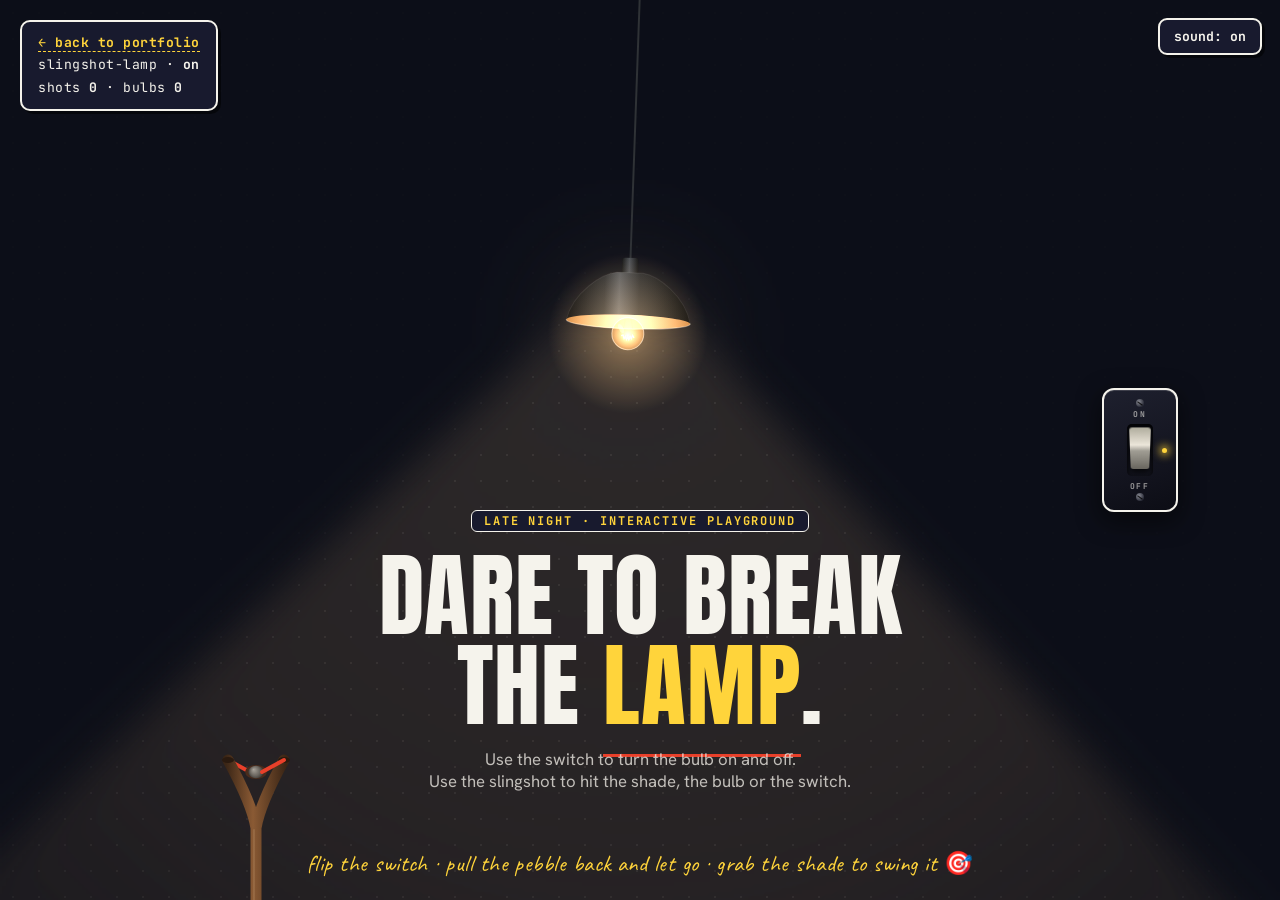
<file: lamp/index.html>
<!doctype html>
<html lang="en">
  <head>
    <meta charset="utf-8" />
    <meta name="viewport" content="width=device-width, initial-scale=1" />
    <title>Slingshot Lamp — Suman Devkota</title>
    <meta name="description" content="Nobody touch the lamp. An interactive toy integrated into Suman Devkota's portfolio." />
    <link rel="preconnect" href="https://fonts.googleapis.com" />
    <link rel="preconnect" href="https://fonts.gstatic.com" crossorigin />
    <link href="https://fonts.googleapis.com/css2?family=Anton&family=Caveat:wght@500;700&family=Hanken+Grotesk:wght@400;600;700;800&family=JetBrains+Mono:wght@400;500;700&display=swap" rel="stylesheet" />
    <link rel="stylesheet" href="style.css" />
  </head>
  <body>
    <div class="grid"></div>
    <main class="scene">
      <span class="time">LATE NIGHT · INTERACTIVE PLAYGROUND</span>
      <h1>Dare to break <br />the <em>lamp</em>.</h1>
      <p>
        <span class="desk">Use the switch to turn the bulb on and off.<br />Use the slingshot to hit the shade, the bulb or the switch.</span>
        <span class="mob">Flip the switch. Pull back the slingshot to hit the shade, bulb or switch. Drag the shade to swing it.</span>
      </p>
    </main>

    <canvas id="c"></canvas>

    <div class="hud">
      <div class="tl">
        <a href="../index.html">← back to portfolio</a><br />
        slingshot-lamp · <b id="state">on</b><br />
        shots <b id="shots">0</b> · bulbs <b id="bulbs">0</b>
      </div>
      <button id="sound" class="tr" type="button">sound: on</button>

      <div id="switch" class="switch" role="switch" aria-checked="true" aria-label="Light switch" tabindex="0">
        <span class="screw t"></span>
        <span class="engrave on">ON</span>
        <div class="slot"><div class="lever"></div></div>
        <span class="pilot"></span>
        <span class="engrave off">OFF</span>
        <span class="screw b"></span>
      </div>

      <button id="reset" class="reset" type="button" hidden>replace bulb 💡</button>
      <div class="hint">flip the switch · pull the pebble back and let go · grab the shade to swing it 🎯</div>
    </div>

    <script src="script.js"></script>
  </body>
</html>
</file>
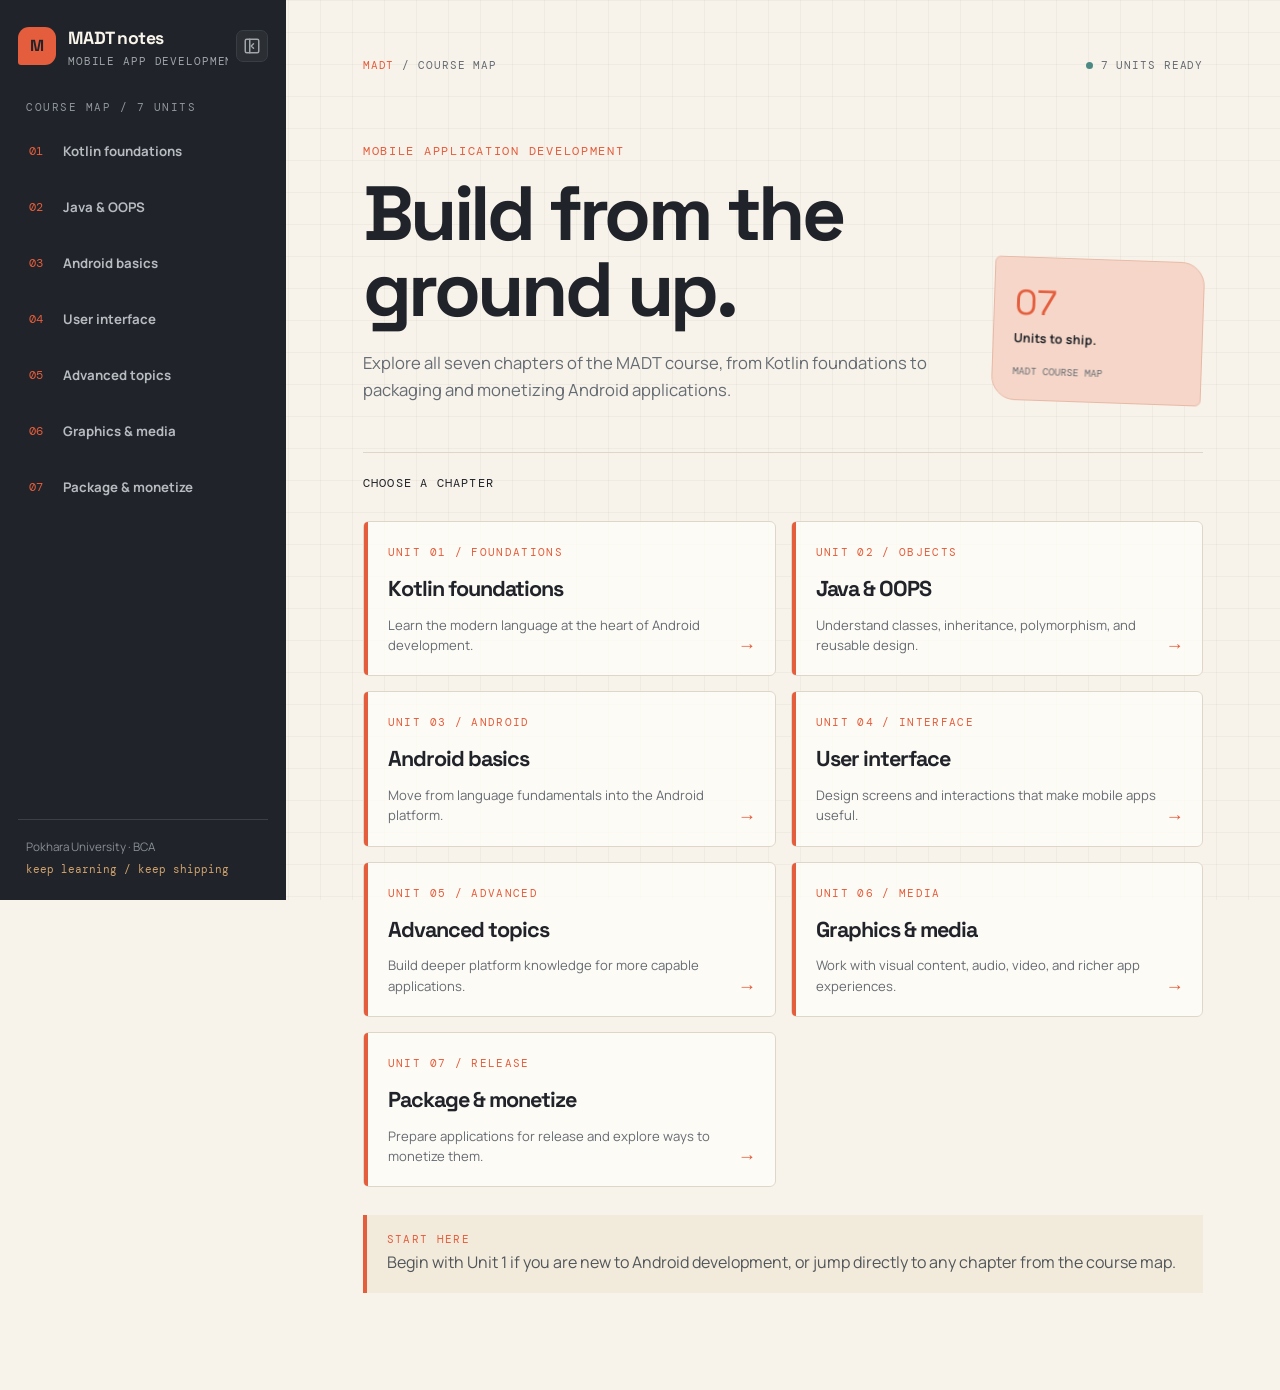
<file: madt/index.html>
<!DOCTYPE html>
<html lang="en">
<head>
  <meta charset="UTF-8" />
  <meta name="viewport" content="width=device-width, initial-scale=1.0" />
  <meta name="description" content="MADT course notes: browse all seven units of mobile app development." />
  <title>MADT Notes | Course Units</title>
  <link rel="preconnect" href="https://fonts.googleapis.com" />
  <link rel="preconnect" href="https://fonts.gstatic.com" crossorigin />
  <link href="https://fonts.googleapis.com/css2?family=DM+Mono:wght@400;500&family=Manrope:wght@400;500;600;700;800&family=Space+Grotesk:wght@500;600;700&display=swap" rel="stylesheet" />
  <link rel="stylesheet" href="styles.css" />
  <style>
    .course-index { max-width: 950px; }
    .course-index .hero { grid-template-columns: minmax(0, 1fr) 210px; }
    .unit-grid { display: grid; grid-template-columns: repeat(2, minmax(0, 1fr)); gap: 15px; margin-top: 8px; }
    .unit-card { position: relative; display: block; min-height: 155px; padding: 23px 24px 20px; background: rgba(255, 253, 248, .78); border: 1px solid var(--line); border-radius: 6px; transition: border-color .2s, box-shadow .2s, transform .2s; }
    .unit-card::before { position: absolute; top: 0; bottom: 0; left: 0; width: 4px; background: var(--accent); border-radius: 6px 0 0 6px; content: ""; }
    .unit-card:hover { border-color: #bbb2a2; box-shadow: 5px 5px 0 var(--line); transform: translateY(-2px); }
    .unit-card-number { display: block; margin-bottom: 12px; color: var(--accent); font: .7rem var(--mono); letter-spacing: .12em; }
    .unit-card h2 { margin: 0 0 8px; font-size: 1.35rem; }
    .unit-card p { margin: 0; color: var(--ink-soft); font-size: .82rem; line-height: 1.55; }
    .unit-card-arrow { position: absolute; right: 22px; bottom: 18px; color: var(--accent); font: 1.15rem var(--mono); }
    .course-note { margin-top: 28px; }
    @media (max-width: 760px) {
      .course-index .hero { grid-template-columns: 1fr; }
      .unit-grid { grid-template-columns: 1fr; }
    }
  </style>
</head>
<body>
  <div class="app-shell">
    <header class="mobile-header">
      <button class="mobile-menu-toggle" id="mobile-menu-toggle" type="button" aria-label="Open navigation menu">
        <svg width="22" height="22" viewBox="0 0 24 24" fill="none" stroke="currentColor" stroke-width="2" stroke-linecap="round"><path d="M4 6h16M4 12h16M4 18h16"/></svg>
      </button>
      <a class="mobile-brand" href="index.html">
        <span class="brand-mark">M</span>
        <strong>MADT notes</strong>
      </a>
    </header>

    <div class="sidebar-backdrop" id="sidebar-backdrop"></div>

    <aside class="sidebar" id="sidebar">
      <div class="sidebar-header">
        <a class="brand" href="index.html" aria-label="MADT notes home">
          <span class="brand-mark">M</span>
          <span class="brand-text"><strong>MADT notes</strong><small>Mobile app development</small></span>
        </a>
        <button class="sidebar-toggle" id="sidebar-toggle" type="button" aria-label="Fold / Expand sidebar" title="Fold / Expand sidebar">
          <svg width="18" height="18" viewBox="0 0 24 24" fill="none" stroke="currentColor" stroke-width="2" stroke-linecap="round" stroke-linejoin="round">
            <rect width="18" height="18" x="3" y="3" rx="2"/>
            <path d="M9 3v18"/>
            <path d="m14 9-3 3 3 3"/>
          </svg>
        </button>
      </div>
      <p class="side-kicker">Course map / 7 units</p>
      <nav class="unit-nav" aria-label="MADT units">
        <a class="unit-link" href="unit1.html" data-title="01: Kotlin foundations"><span class="unit-number">01</span><span class="unit-name">Kotlin foundations</span></a>
        <a class="unit-link" href="unit2.html" data-title="02: Java &amp; OOPS"><span class="unit-number">02</span><span class="unit-name">Java &amp; OOPS</span></a>
        <a class="unit-link" href="unit3.html" data-title="03: Android basics"><span class="unit-number">03</span><span class="unit-name">Android basics</span></a>
        <a class="unit-link" href="unit4.html" data-title="04: User interface"><span class="unit-number">04</span><span class="unit-name">User interface</span></a>
        <a class="unit-link" href="unit5.html" data-title="05: Advanced topics"><span class="unit-number">05</span><span class="unit-name">Advanced topics</span></a>
        <a class="unit-link" href="unit6.html" data-title="06: Graphics &amp; media"><span class="unit-number">06</span><span class="unit-name">Graphics &amp; media</span></a>
        <a class="unit-link" href="unit7.html" data-title="07: Package &amp; monetize"><span class="unit-number">07</span><span class="unit-name">Package &amp; monetize</span></a>
      </nav>
      <div class="sidebar-footer">Pokhara University &middot; BCA<span>keep learning / keep shipping</span></div>
    </aside>

    <main class="main">
      <div class="topline"><span><span class="crumb">MADT</span> / course map</span><span class="status">7 units ready</span></div>
      <div class="content course-index">
        <header class="hero">
          <div>
            <p class="eyebrow">Mobile application development</p>
            <h1>Build from the ground up.</h1>
            <p class="hero-copy">Explore all seven chapters of the MADT course, from Kotlin foundations to packaging and monetizing Android applications.</p>
          </div>
          <div class="unit-stamp"><strong>07</strong><span>Units to ship.</span><small>MADT COURSE MAP</small></div>
        </header>

        <div class="reading-tools">
          <p class="section-label">Choose a chapter</p>
        </div>

        <section class="unit-grid" aria-label="MADT chapters">
          <a class="unit-card" href="unit1.html">
            <span class="unit-card-number">UNIT 01 / FOUNDATIONS</span>
            <h2>Kotlin foundations</h2>
            <p>Learn the modern language at the heart of Android development.</p>
            <span class="unit-card-arrow" aria-hidden="true">&rarr;</span>
          </a>
          <a class="unit-card" href="unit2.html">
            <span class="unit-card-number">UNIT 02 / OBJECTS</span>
            <h2>Java &amp; OOPS</h2>
            <p>Understand classes, inheritance, polymorphism, and reusable design.</p>
            <span class="unit-card-arrow" aria-hidden="true">&rarr;</span>
          </a>
          <a class="unit-card" href="unit3.html">
            <span class="unit-card-number">UNIT 03 / ANDROID</span>
            <h2>Android basics</h2>
            <p>Move from language fundamentals into the Android platform.</p>
            <span class="unit-card-arrow" aria-hidden="true">&rarr;</span>
          </a>
          <a class="unit-card" href="unit4.html">
            <span class="unit-card-number">UNIT 04 / INTERFACE</span>
            <h2>User interface</h2>
            <p>Design screens and interactions that make mobile apps useful.</p>
            <span class="unit-card-arrow" aria-hidden="true">&rarr;</span>
          </a>
          <a class="unit-card" href="unit5.html">
            <span class="unit-card-number">UNIT 05 / ADVANCED</span>
            <h2>Advanced topics</h2>
            <p>Build deeper platform knowledge for more capable applications.</p>
            <span class="unit-card-arrow" aria-hidden="true">&rarr;</span>
          </a>
          <a class="unit-card" href="unit6.html">
            <span class="unit-card-number">UNIT 06 / MEDIA</span>
            <h2>Graphics &amp; media</h2>
            <p>Work with visual content, audio, video, and richer app experiences.</p>
            <span class="unit-card-arrow" aria-hidden="true">&rarr;</span>
          </a>
          <a class="unit-card" href="unit7.html">
            <span class="unit-card-number">UNIT 07 / RELEASE</span>
            <h2>Package &amp; monetize</h2>
            <p>Prepare applications for release and explore ways to monetize them.</p>
            <span class="unit-card-arrow" aria-hidden="true">&rarr;</span>
          </a>
        </section>

        <div class="callout course-note"><strong>Start here</strong>Begin with Unit 1 if you are new to Android development, or jump directly to any chapter from the course map.</div>
      </div>
    </main>
  </div>
  <script src="app.js"></script>
</body>
</html>
</file>
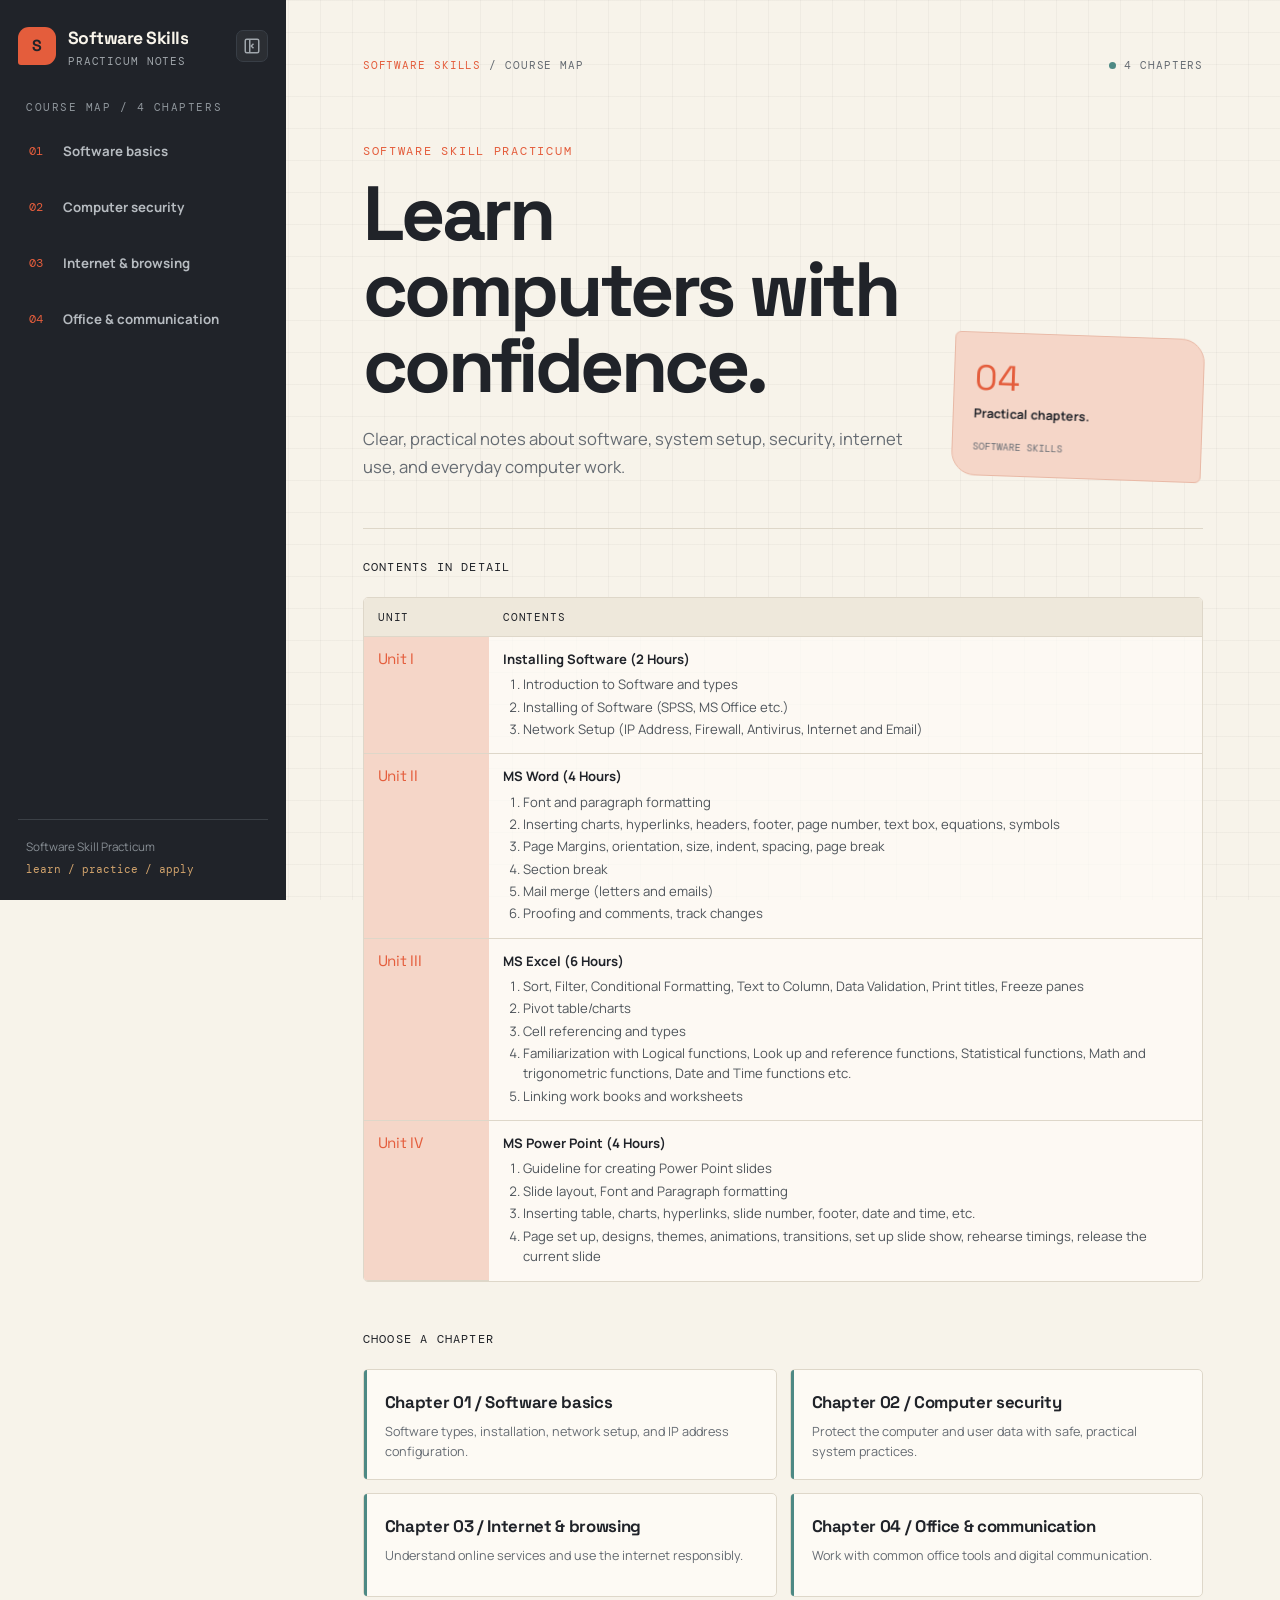
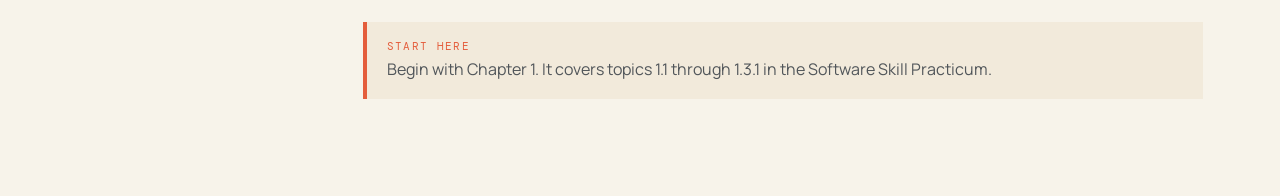
<file: software-skills/index.html>
<!DOCTYPE html>
<html lang="en">
<head>
  <meta charset="UTF-8">
  <meta name="viewport" content="width=device-width, initial-scale=1.0">
  <meta name="description" content="Software Skills course notes: software, installation, network setup, and IP address configuration.">
  <title>Software Skills | Course Chapters</title>
  <link rel="preconnect" href="https://fonts.googleapis.com">
  <link rel="preconnect" href="https://fonts.gstatic.com" crossorigin>
  <link href="https://fonts.googleapis.com/css2?family=DM+Mono:wght@400;500&family=Manrope:wght@400;500;600;700;800&family=Space+Grotesk:wght@500;600;700&display=swap" rel="stylesheet">
  <link rel="stylesheet" href="styles.css">
</head>
<body>
  <div class="app-shell">
    <header class="mobile-header">
      <button class="mobile-menu-toggle" id="mobile-menu-toggle" type="button" aria-label="Open navigation menu">
        <svg width="22" height="22" viewBox="0 0 24 24" fill="none" stroke="currentColor" stroke-width="2"><path d="M4 6h16M4 12h16M4 18h16"/></svg>
      </button>
      <a class="mobile-brand" href="index.html"><span class="brand-mark">S</span><strong>Software Skills</strong></a>
    </header>
    <div class="sidebar-backdrop" id="sidebar-backdrop"></div>
    <aside class="sidebar" id="sidebar">
      <div class="sidebar-header">
        <a class="brand" href="index.html"><span class="brand-mark">S</span><span class="brand-text"><strong>Software Skills</strong><small>Practicum notes</small></span></a>
        <button class="sidebar-toggle" id="sidebar-toggle" type="button" aria-label="Fold / Expand sidebar" title="Fold / Expand sidebar">
          <svg width="18" height="18" viewBox="0 0 24 24" fill="none" stroke="currentColor" stroke-width="2"><rect width="18" height="18" x="3" y="3" rx="2"/><path d="M9 3v18"/><path d="m14 9-3 3 3 3"/></svg>
        </button>
      </div>
      <p class="side-kicker">Course map / 4 chapters</p>
      <nav class="unit-nav" aria-label="Software Skills chapters">
        <a class="unit-link" href="chapter1.html" data-title="01: Software basics"><span class="unit-number">01</span><span class="unit-name">Software basics</span></a>
        <a class="unit-link" href="chapter2.html" data-title="02: Computer security"><span class="unit-number">02</span><span class="unit-name">Computer security</span></a>
        <a class="unit-link" href="chapter3.html" data-title="03: Internet &amp; browsing"><span class="unit-number">03</span><span class="unit-name">Internet &amp; browsing</span></a>
        <a class="unit-link" href="chapter4.html" data-title="04: Office &amp; communication"><span class="unit-number">04</span><span class="unit-name">Office &amp; communication</span></a>
      </nav>
      <div class="sidebar-footer">Software Skill Practicum<span>learn / practice / apply</span></div>
    </aside>

    <main class="main">
      <div class="topline"><span><span class="crumb">Software Skills</span> / course map</span><span class="status">4 chapters</span></div>
      <div class="content">
        <header class="hero">
          <div>
            <p class="eyebrow">Software Skill Practicum</p>
            <h1>Learn computers with confidence.</h1>
            <p class="hero-copy">Clear, practical notes about software, system setup, security, internet use, and everyday computer work.</p>
          </div>
          <div class="unit-stamp"><strong>04</strong><span>Practical chapters.</span><small>SOFTWARE SKILLS</small></div>
        </header>

        <section class="syllabus-section" aria-labelledby="syllabus-title">
          <div class="reading-tools">
            <p class="section-label" id="syllabus-title">Contents in Detail</p>
          </div>
          <div class="table-wrap syllabus-table">
            <table>
              <thead>
                <tr>
                  <th scope="col">Unit</th>
                  <th scope="col">Contents</th>
                </tr>
              </thead>
              <tbody>
                <tr>
                  <th scope="row">Unit I</th>
                  <td>
                    <strong>Installing Software (2 Hours)</strong>
                    <ol>
                      <li>Introduction to Software and types</li>
                      <li>Installing of Software (SPSS, MS Office etc.)</li>
                      <li>Network Setup (IP Address, Firewall, Antivirus, Internet and Email)</li>
                    </ol>
                  </td>
                </tr>
                <tr>
                  <th scope="row">Unit II</th>
                  <td>
                    <strong>MS Word (4 Hours)</strong>
                    <ol>
                      <li>Font and paragraph formatting</li>
                      <li>Inserting charts, hyperlinks, headers, footer, page number, text box, equations, symbols</li>
                      <li>Page Margins, orientation, size, indent, spacing, page break</li>
                      <li>Section break</li>
                      <li>Mail merge (letters and emails)</li>
                      <li>Proofing and comments, track changes</li>
                    </ol>
                  </td>
                </tr>
                <tr>
                  <th scope="row">Unit III</th>
                  <td>
                    <strong>MS Excel (6 Hours)</strong>
                    <ol>
                      <li>Sort, Filter, Conditional Formatting, Text to Column, Data Validation, Print titles, Freeze panes</li>
                      <li>Pivot table/charts</li>
                      <li>Cell referencing and types</li>
                      <li>Familiarization with Logical functions, Look up and reference functions, Statistical functions, Math and trigonometric functions, Date and Time functions etc.</li>
                      <li>Linking work books and worksheets</li>
                    </ol>
                  </td>
                </tr>
                <tr>
                  <th scope="row">Unit IV</th>
                  <td>
                    <strong>MS Power Point (4 Hours)</strong>
                    <ol>
                      <li>Guideline for creating Power Point slides</li>
                      <li>Slide layout, Font and Paragraph formatting</li>
                      <li>Inserting table, charts, hyperlinks, slide number, footer, date and time, etc.</li>
                      <li>Page set up, designs, themes, animations, transitions, set up slide show, rehearse timings, release the current slide</li>
                    </ol>
                  </td>
                </tr>
              </tbody>
            </table>
          </div>
        </section>

        <div class="reading-tools"><p class="section-label">Choose a chapter</p></div>
        <section class="topic-index" aria-label="Software Skills chapters">
          <a class="topic-card" href="chapter1.html">
            <h3>Chapter 01 / Software basics</h3>
            <p>Software types, installation, network setup, and IP address configuration.</p>
          </a>
          <a class="topic-card" href="chapter2.html">
            <h3>Chapter 02 / Computer security</h3>
            <p>Protect the computer and user data with safe, practical system practices.</p>
          </a>
          <a class="topic-card" href="chapter3.html">
            <h3>Chapter 03 / Internet &amp; browsing</h3>
            <p>Understand online services and use the internet responsibly.</p>
          </a>
          <a class="topic-card" href="chapter4.html">
            <h3>Chapter 04 / Office &amp; communication</h3>
            <p>Work with common office tools and digital communication.</p>
          </a>
        </section>
        <div class="callout"><strong>Start here</strong>Begin with Chapter 1. It covers topics 1.1 through 1.3.1 in the Software Skill Practicum.</div>
      </div>
    </main>
  </div>
  <script src="app.js"></script>
</body>
</html>
</file>
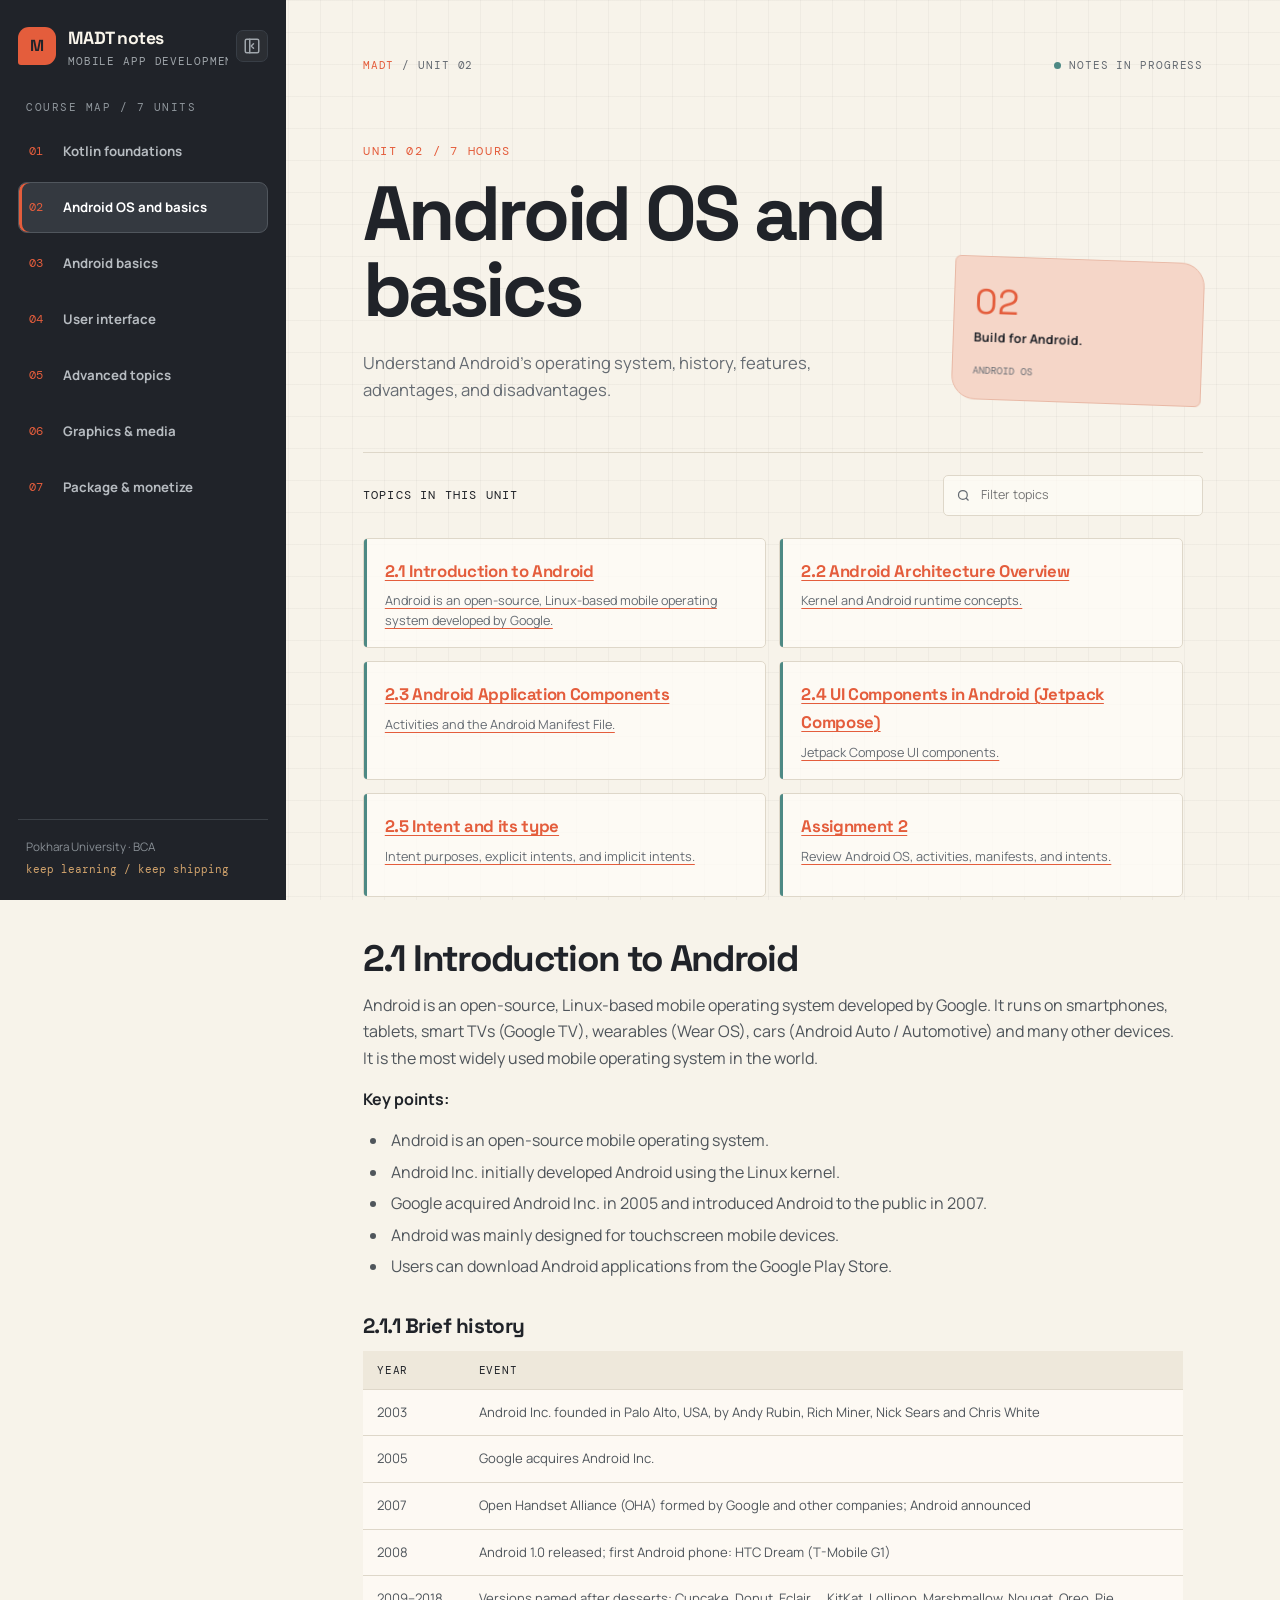
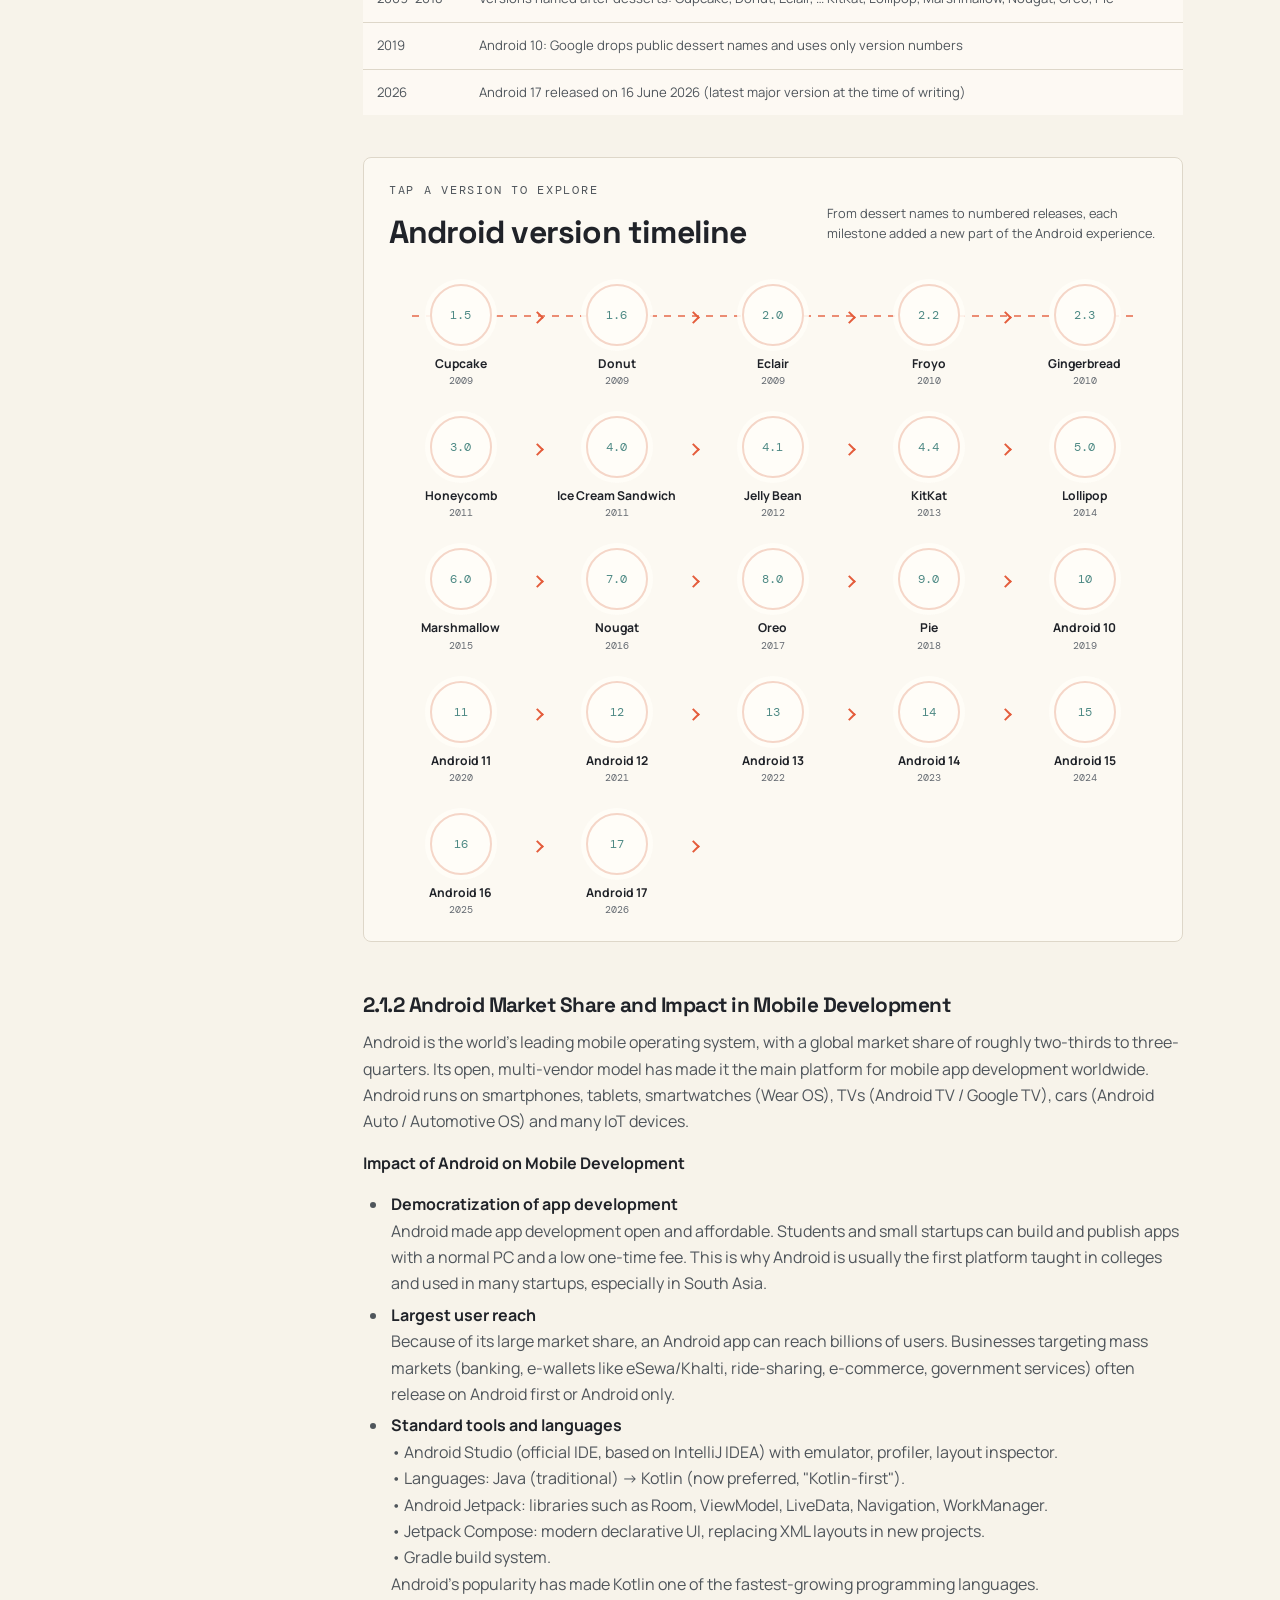
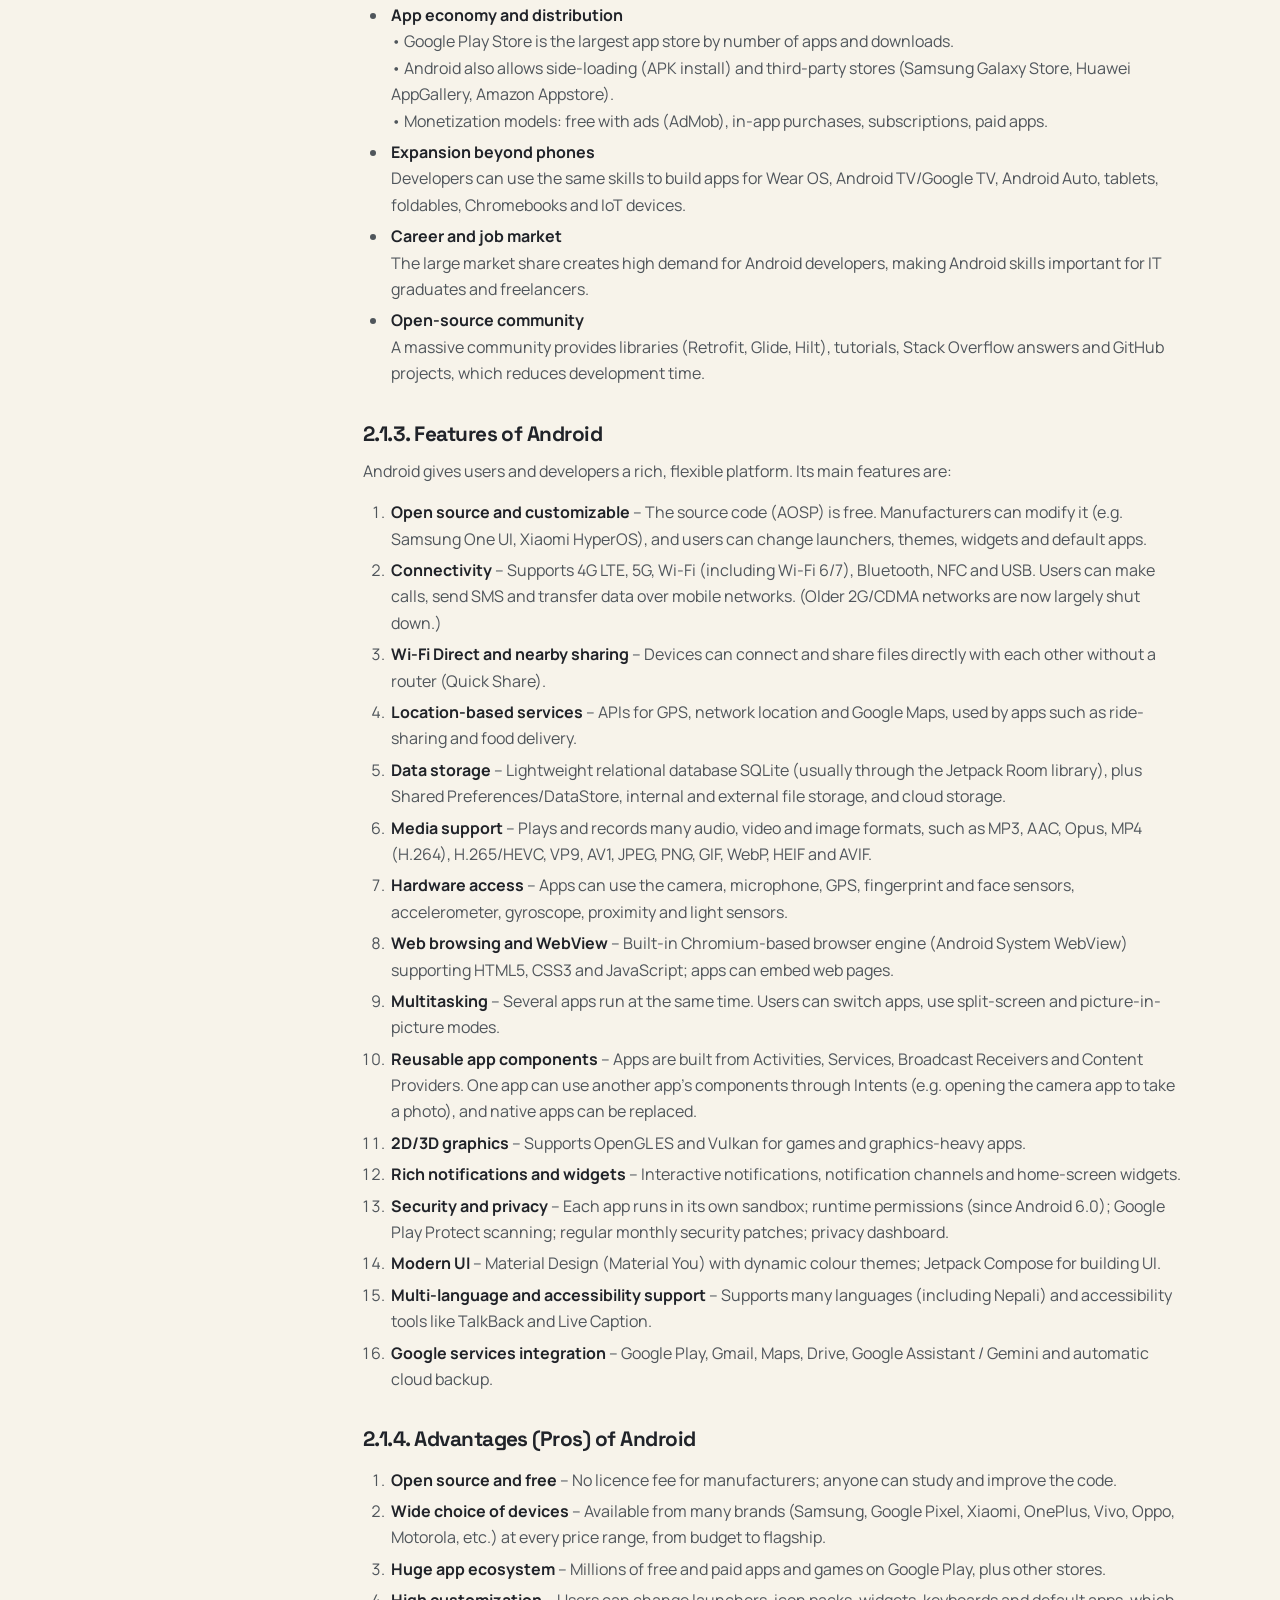
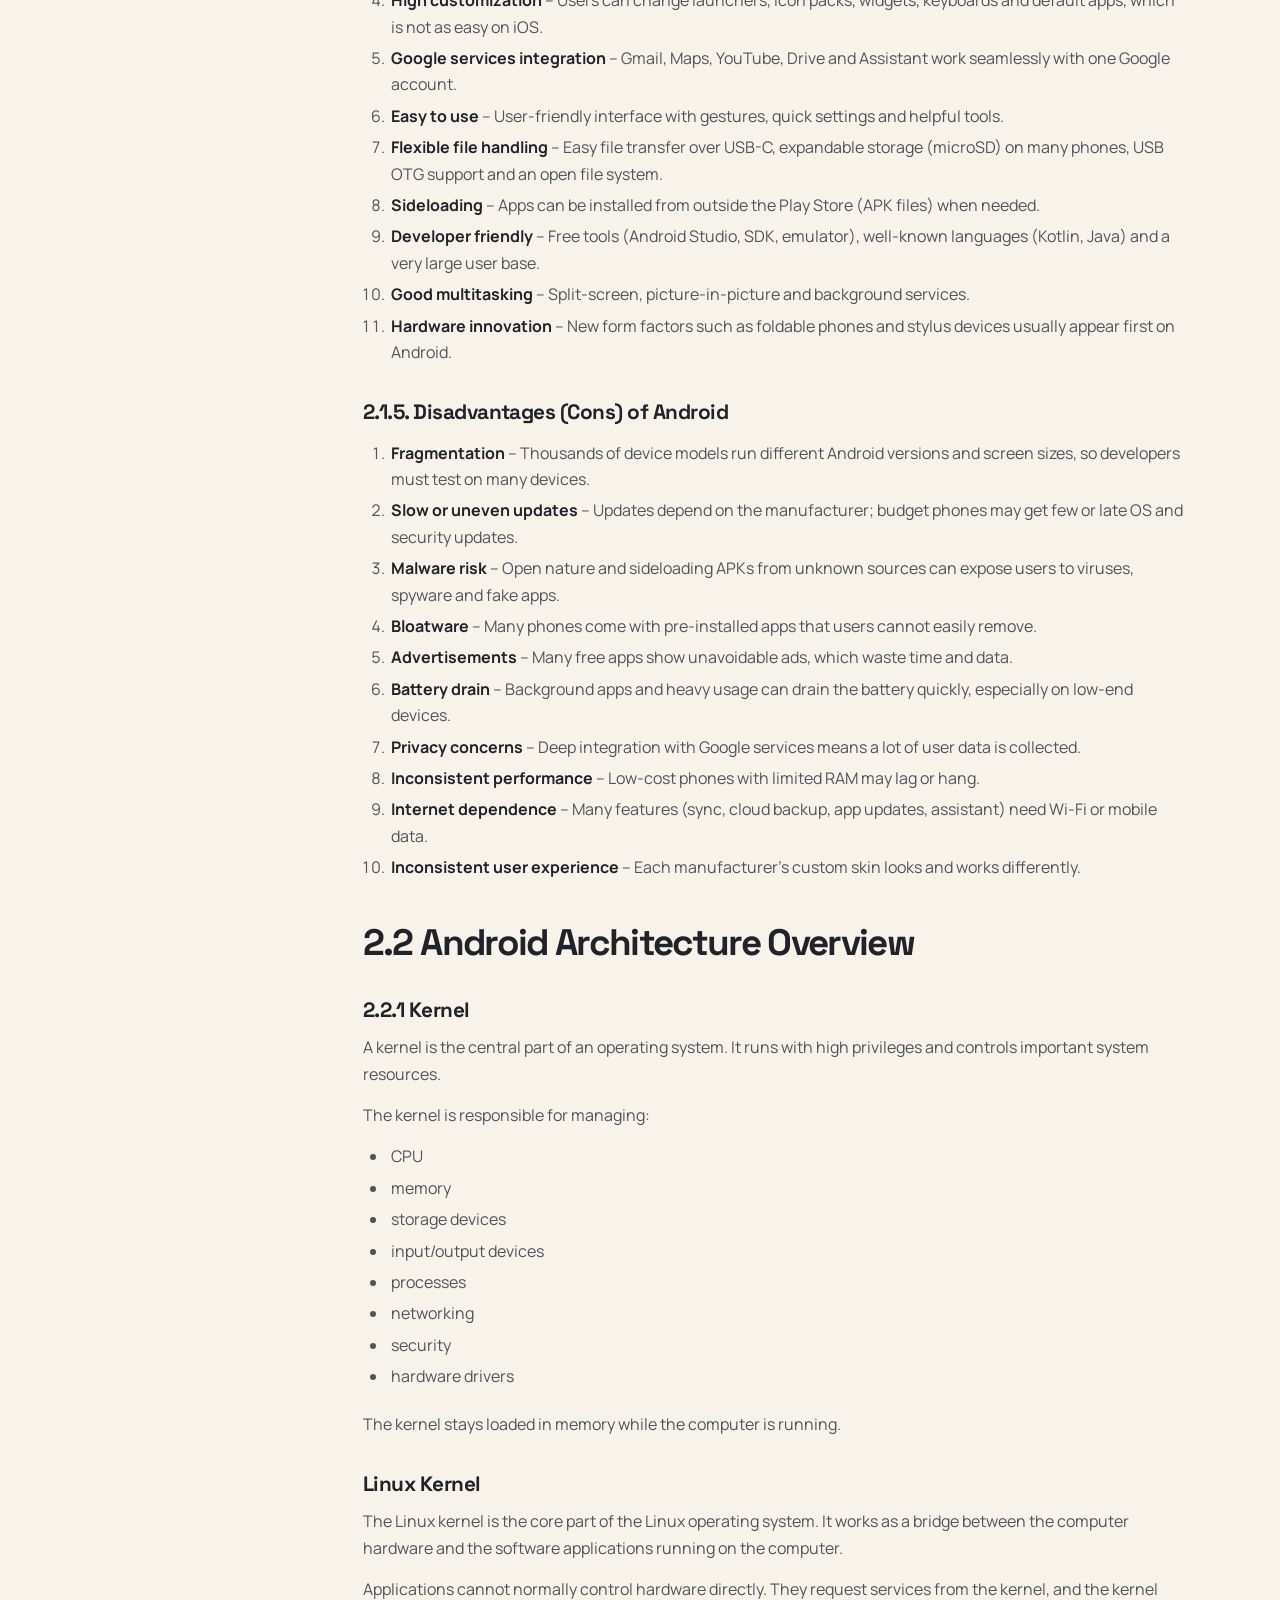
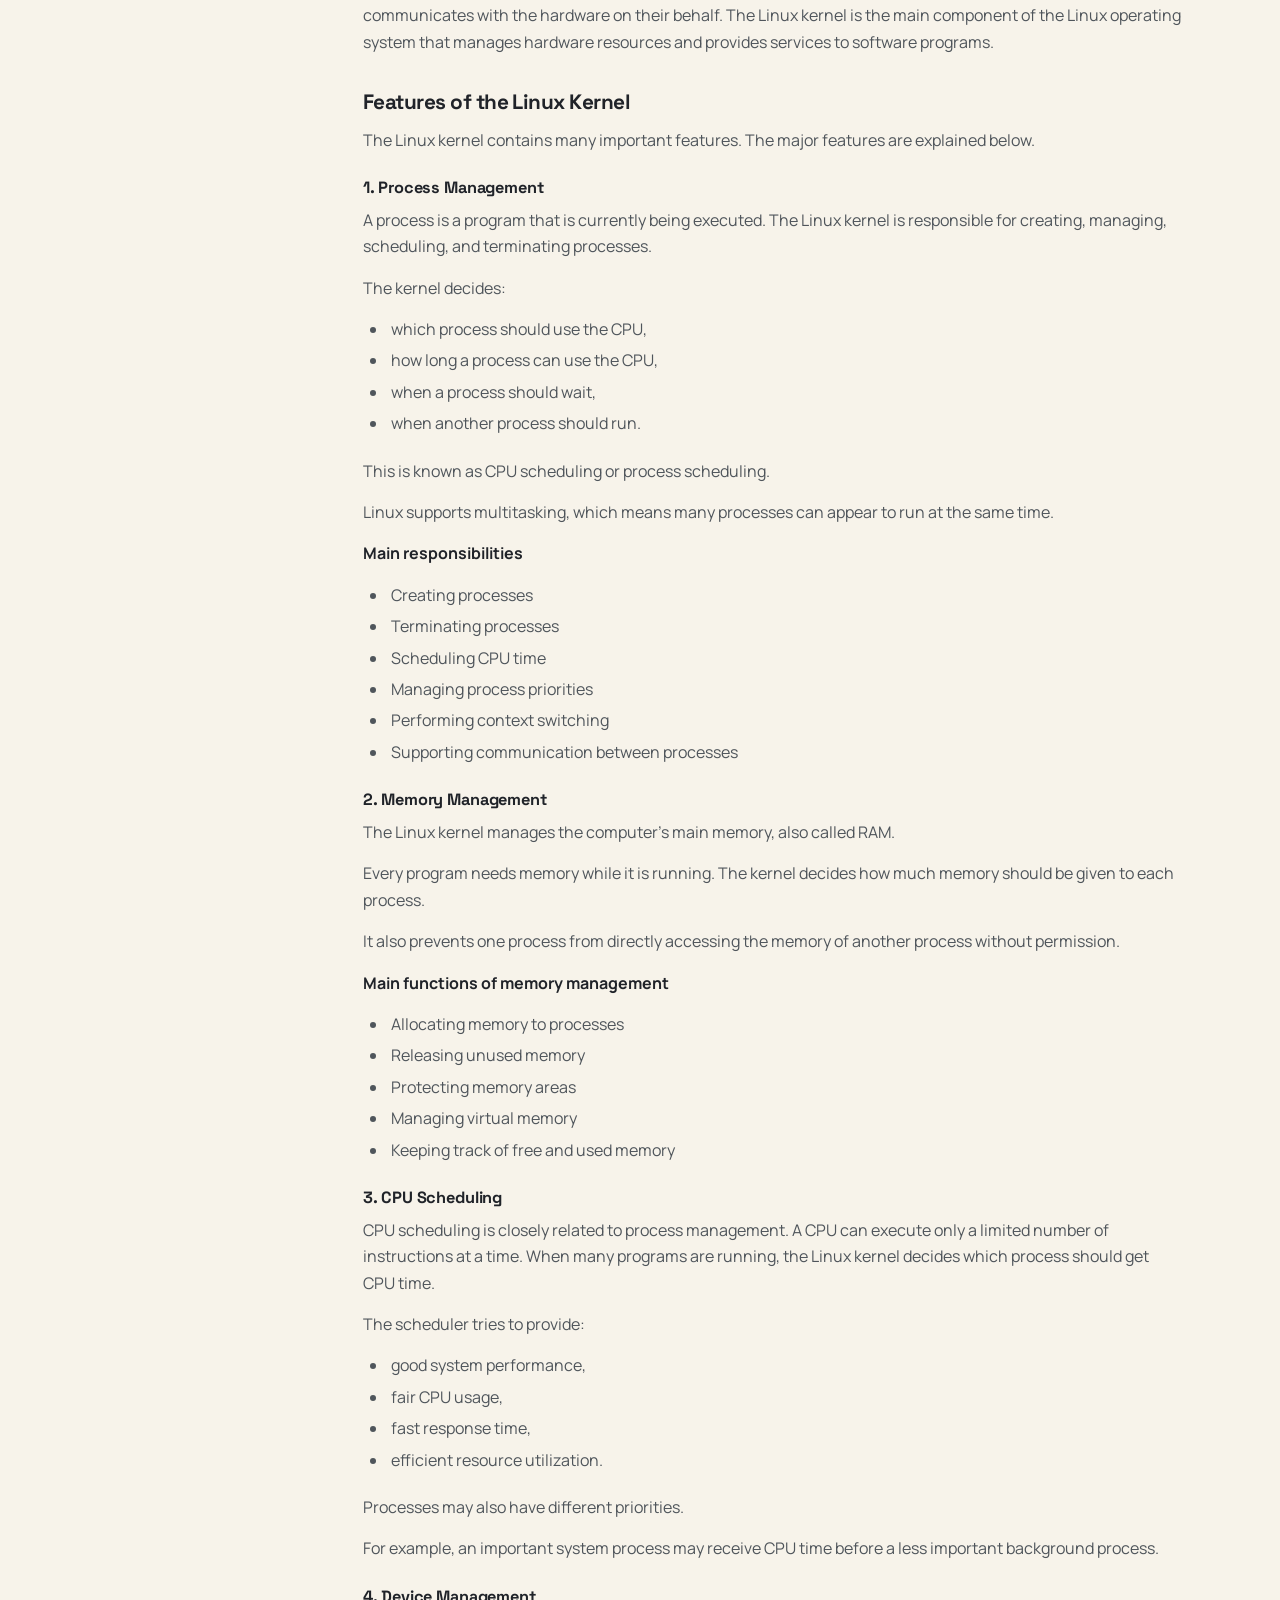
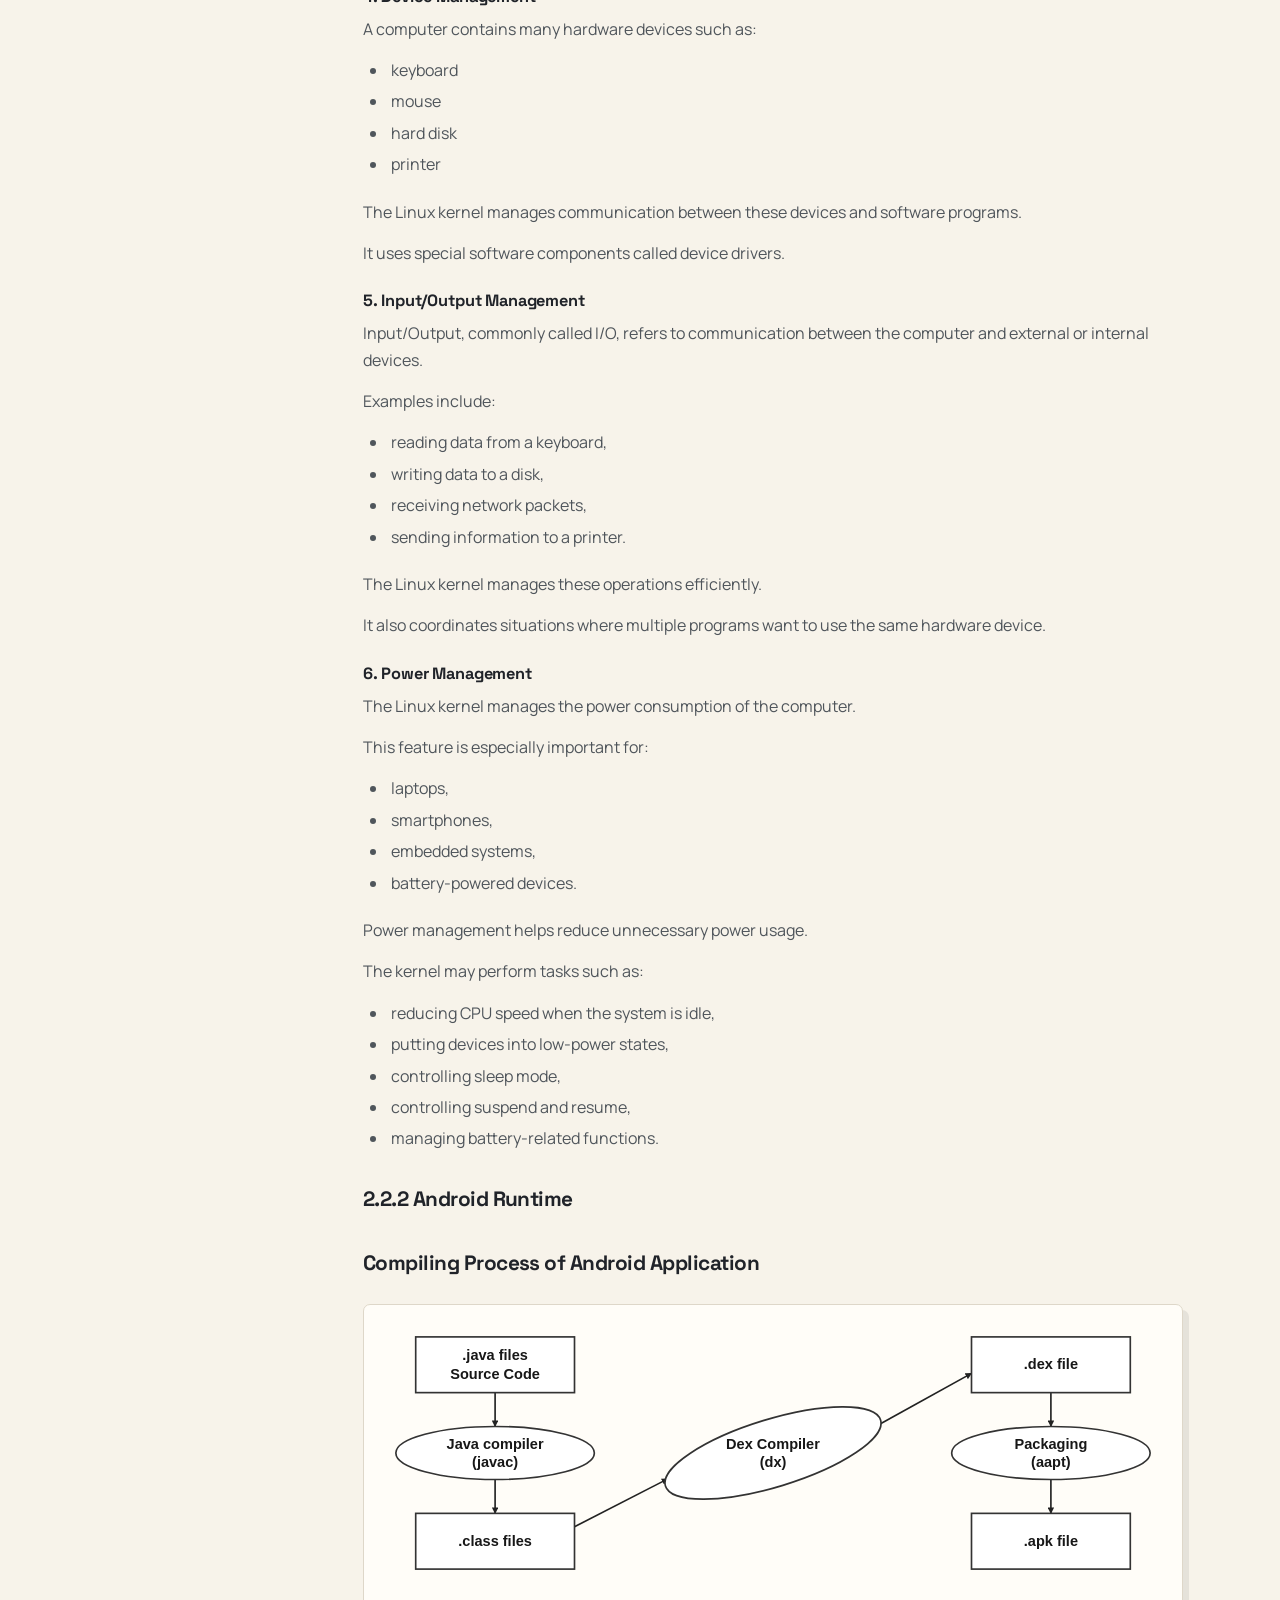
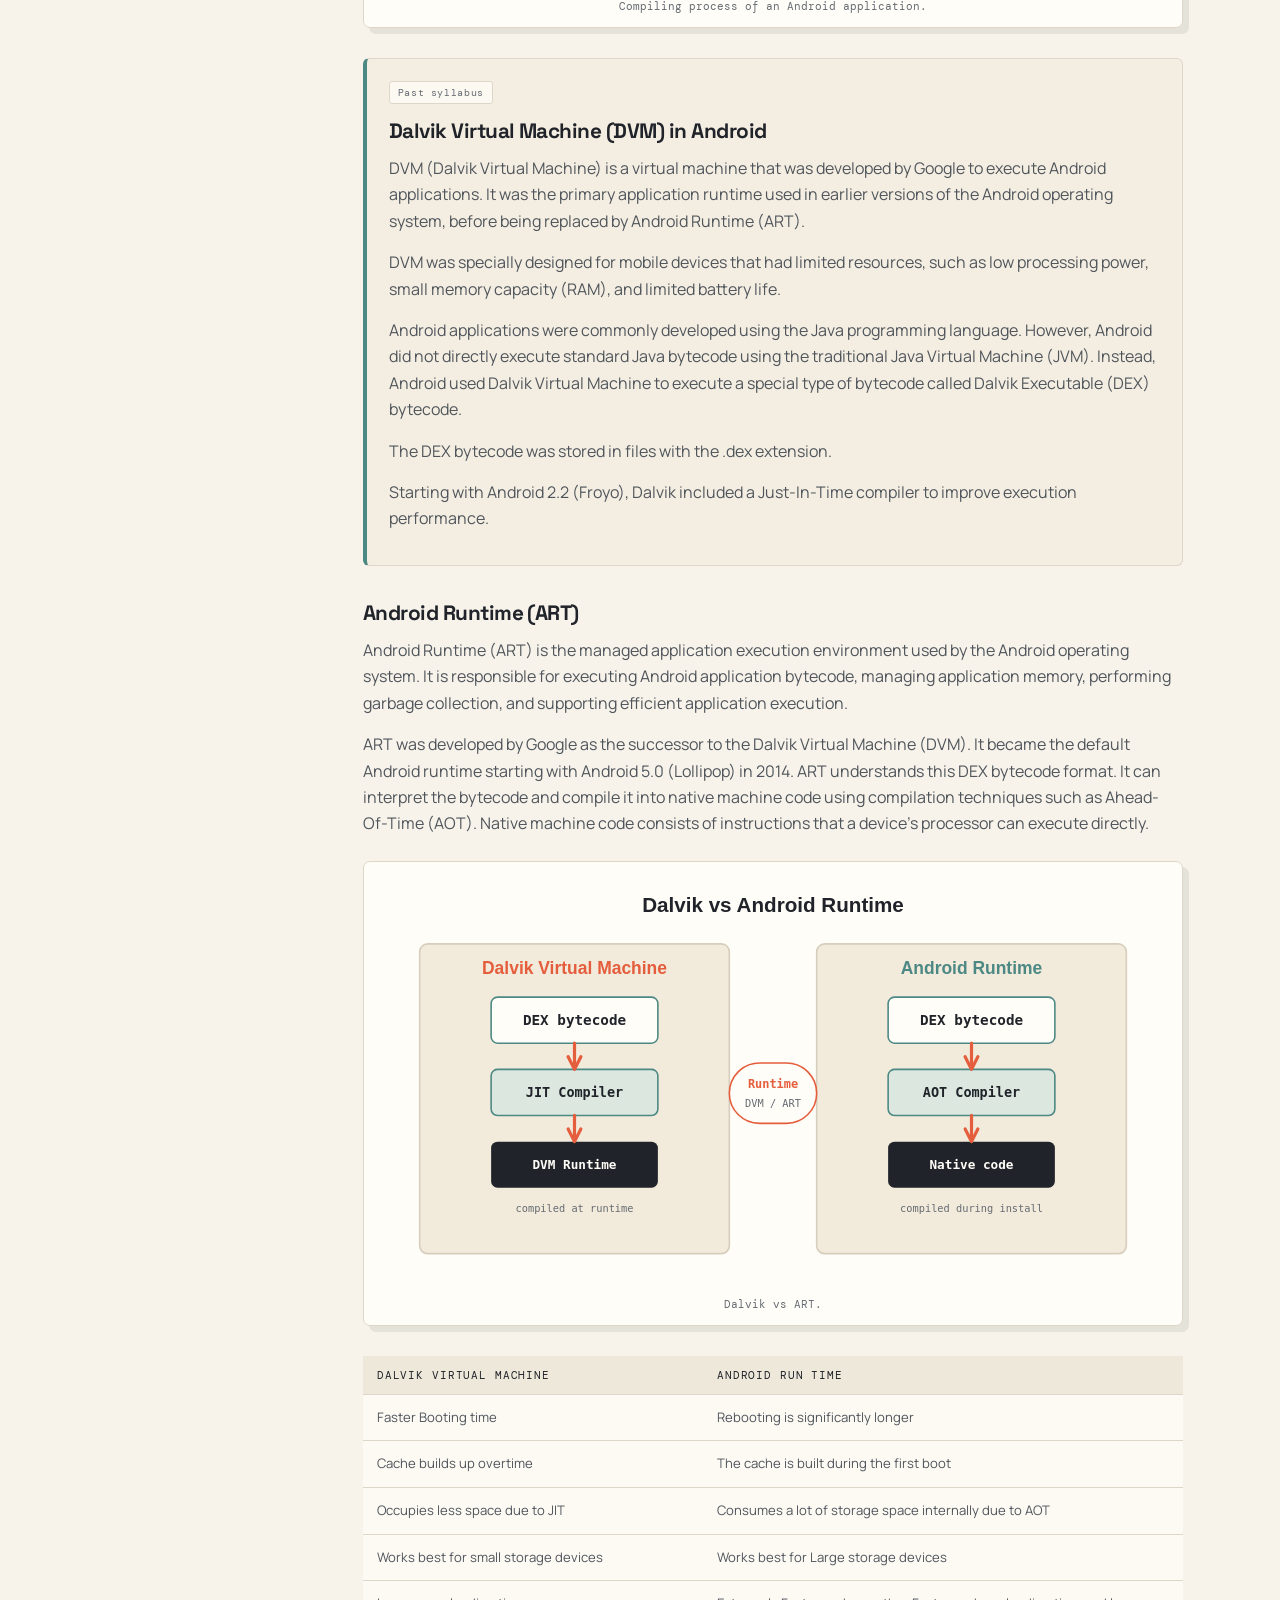
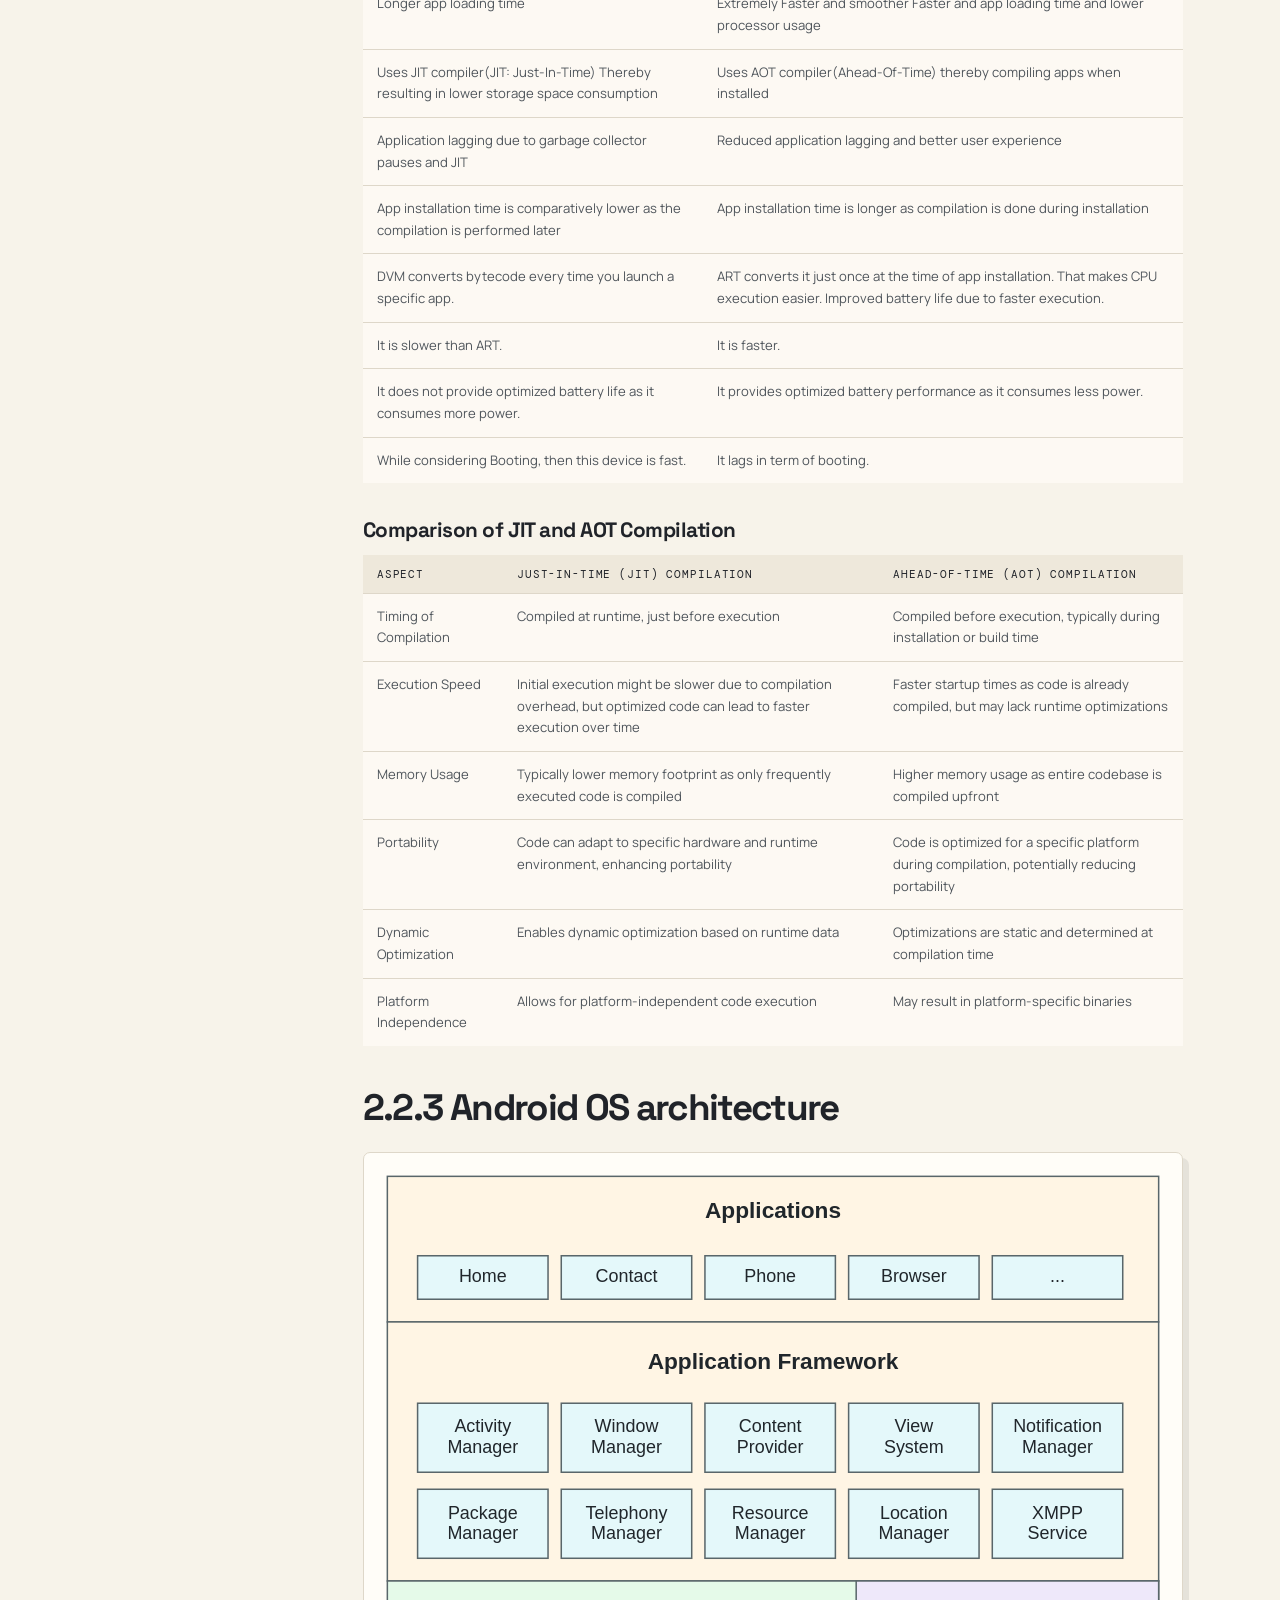
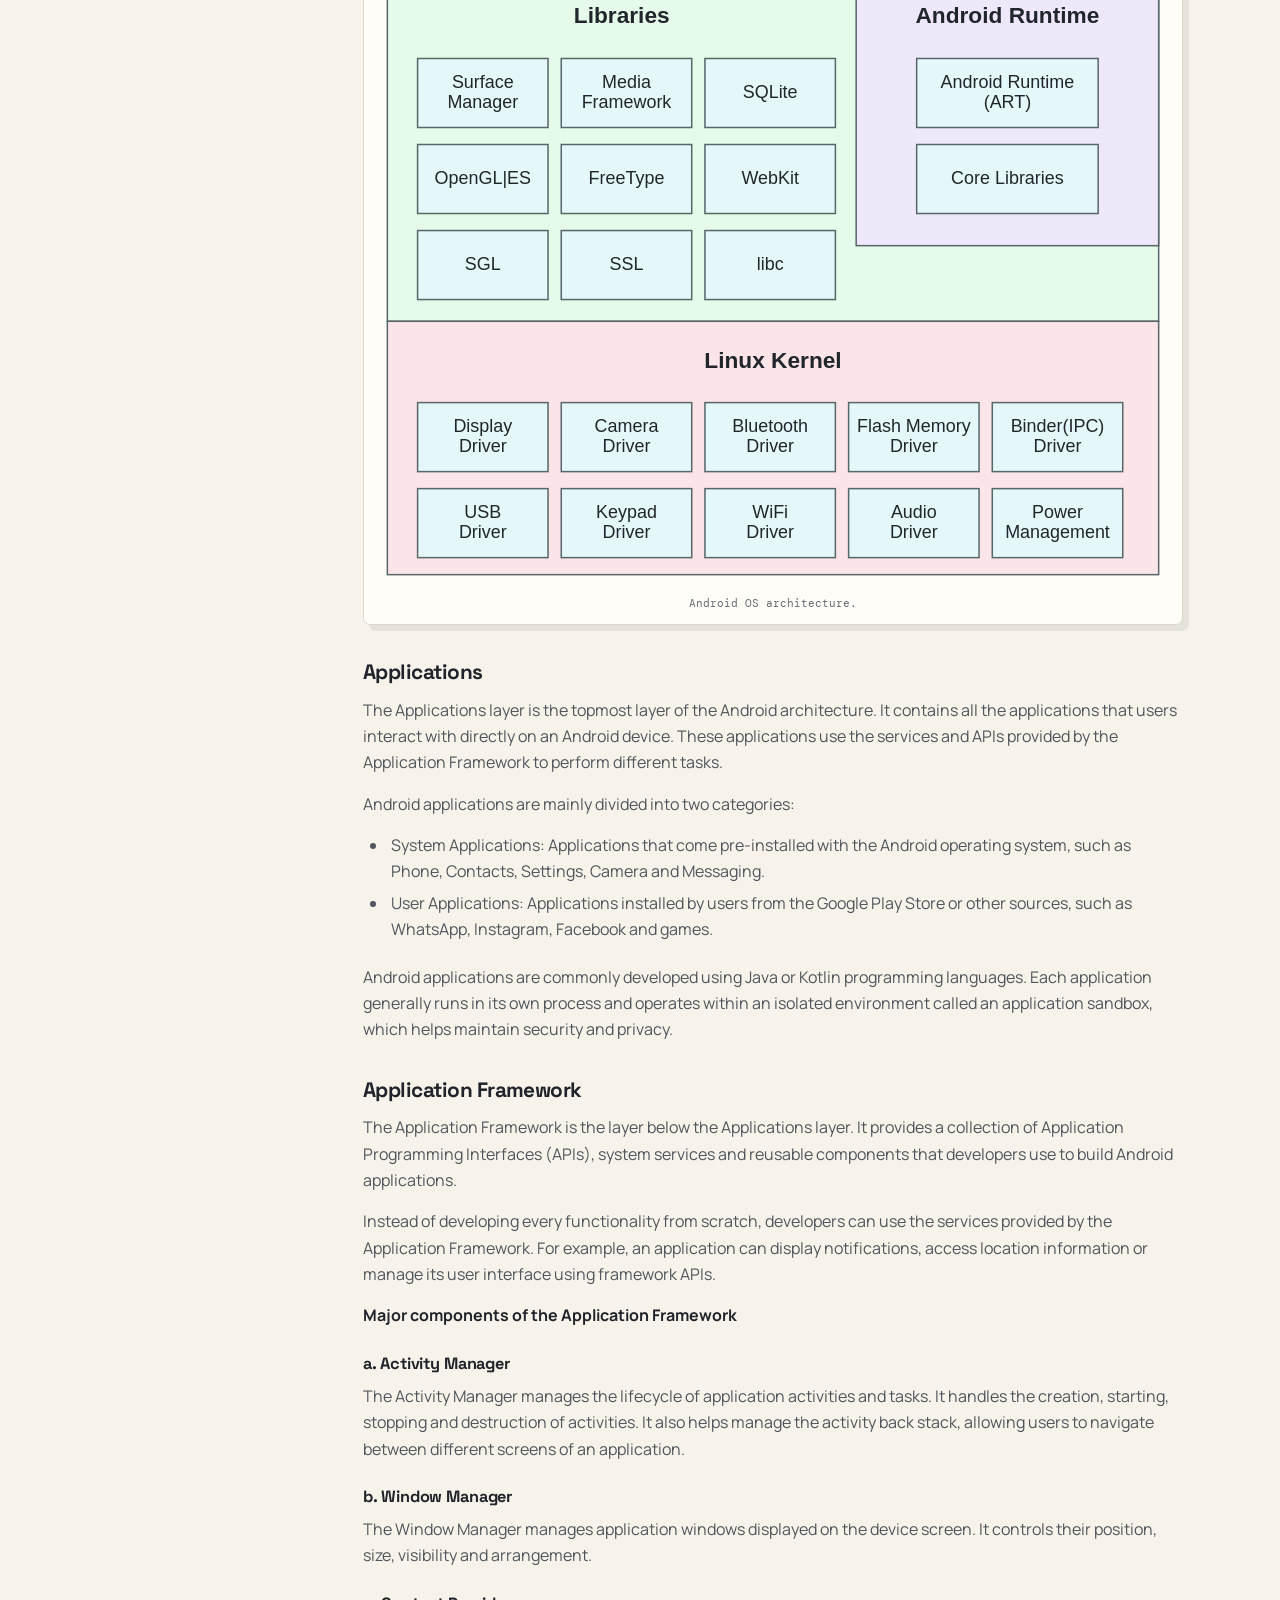
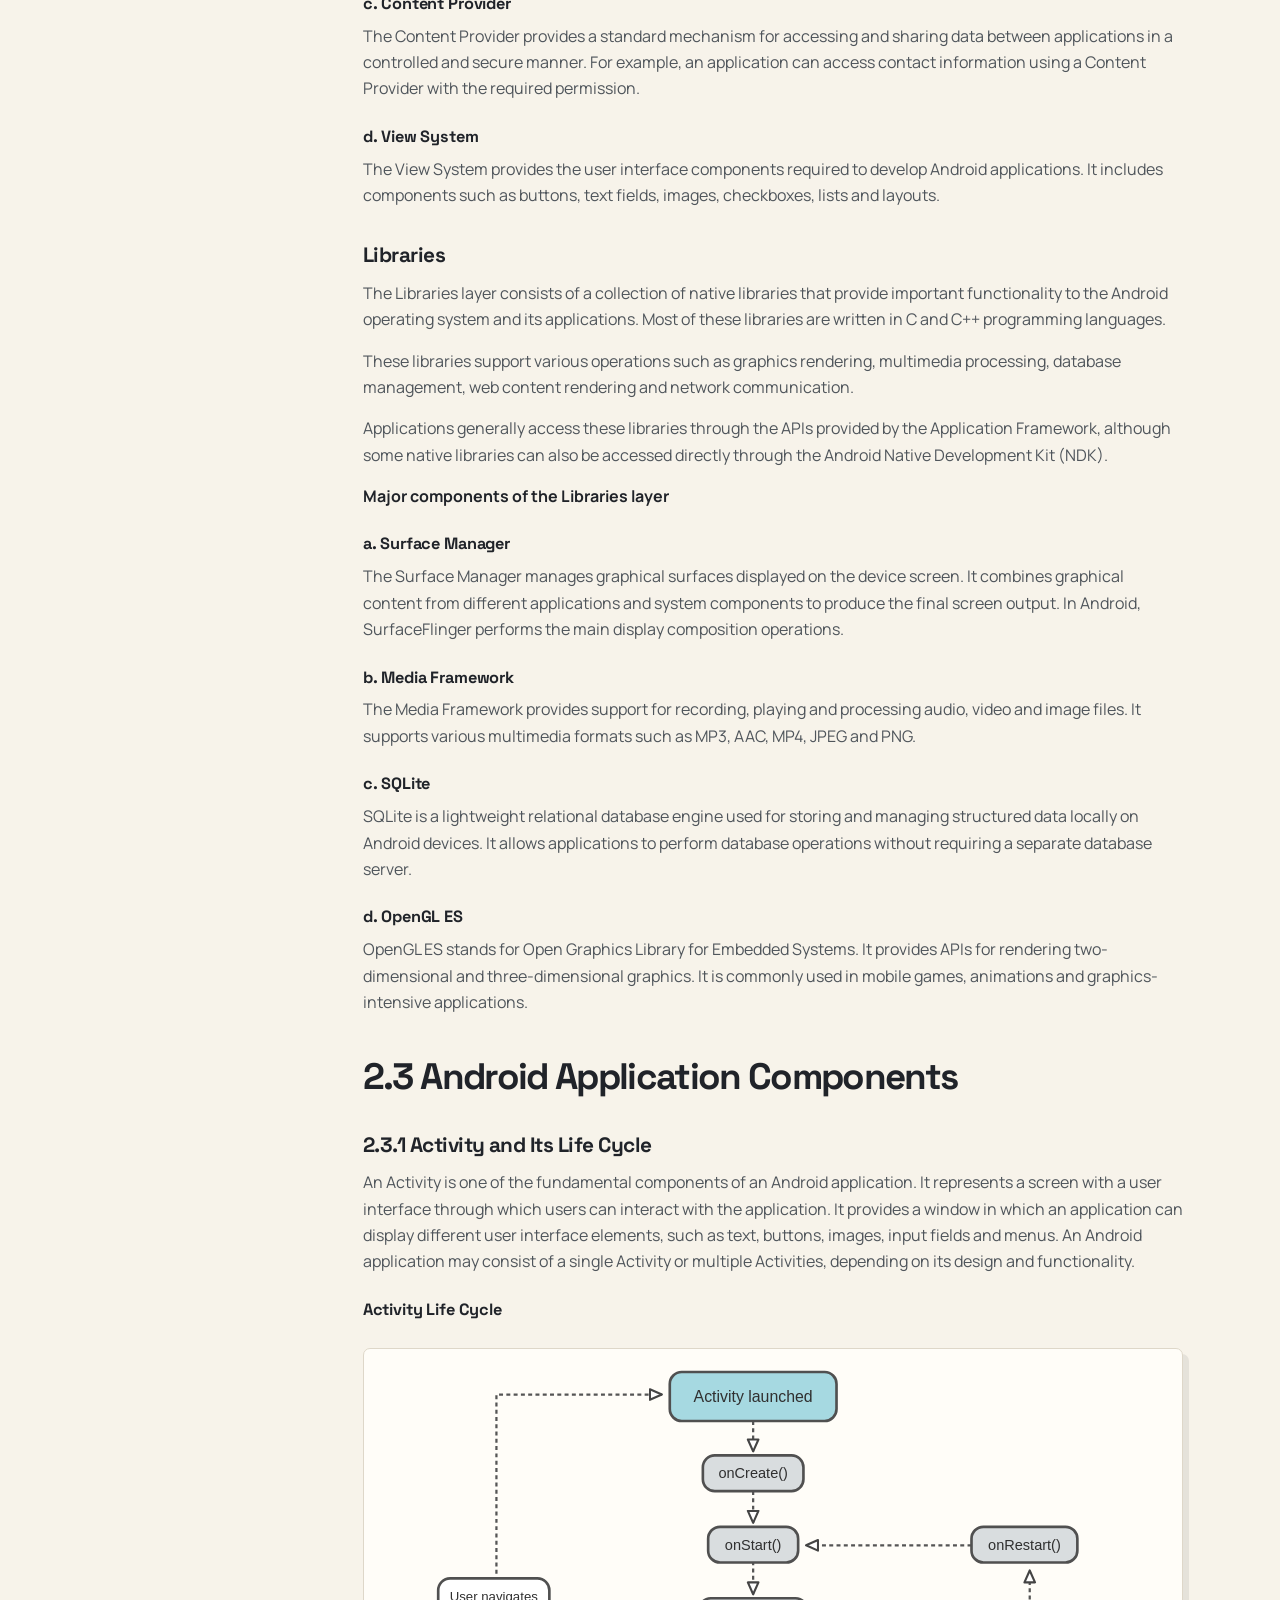
<file: madt/unit2.html>
<!DOCTYPE html>
<html lang="en">
<head>
  <meta charset="UTF-8">
  <meta name="viewport" content="width=device-width, initial-scale=1.0">
  <meta name="description" content="MADT Unit 2 notes: Android OS and basics.">
  <title>Unit 2: Android OS and basics | MADT Notes</title>
  <link rel="preconnect" href="https://fonts.googleapis.com">
  <link rel="preconnect" href="https://fonts.gstatic.com" crossorigin>
  <link href="https://fonts.googleapis.com/css2?family=DM+Mono:wght@400;500&family=Manrope:wght@400;500;600;700;800&family=Space+Grotesk:wght@500;600;700&display=swap" rel="stylesheet">
  <link rel="stylesheet" href="styles.css?v=20261118">
  <style>
    .compose-component { display: grid; grid-template-columns: minmax(0, 1fr) minmax(220px, 280px); align-items: center; gap: 28px; margin: 0 0 34px; }
    .compose-component-copy { min-width: 0; }
    .compose-component-copy h3 { margin-top: 0; }
    .compose-component .code-card { margin-bottom: 0; }
    .compose-component .diagram-card { width: 100%; box-sizing: border-box; margin: 0; }
    .compose-component .diagram-card img { width: auto; max-width: 100%; max-height: min(68vh, 560px); margin: 0 auto; object-fit: contain; }
    .version-history { margin: 42px 0 46px; padding: 25px; background: rgba(255, 253, 248, .58); border: 1px solid var(--line, #ded7c9); border-radius: 8px; }
    .past-syllabus { margin: 22px 0 30px; padding: 18px 22px; background: rgba(242, 234, 219, .55); border: 1px solid var(--line); border-left: 4px solid var(--teal); border-radius: 6px; }
    .past-syllabus-label { display: inline-block; margin-bottom: 10px; padding: 4px 8px; color: var(--ink-soft); background: rgba(255, 253, 248, .75); border: 1px solid var(--line); border-radius: 3px; font: .64rem var(--mono); letter-spacing: .06em; }
    .past-syllabus h3 { margin-top: 0; }
    .past-syllabus h4 { margin-top: 0; }
    .past-syllabus .diagram-card { margin-bottom: 0; }
    .version-history-heading { display: flex; align-items: end; justify-content: space-between; gap: 30px; margin-bottom: 25px; }
    .version-history-heading .eyebrow { margin-bottom: 8px; }
    .version-history-heading h3 { margin: 0; font-size: clamp(1.5rem, 3vw, 2rem); }
    .version-history-intro { max-width: 330px; margin: 0; color: var(--ink-soft, #656b72); font-size: .8rem; line-height: 1.55; }
    .version-timeline { position: relative; display: grid; grid-template-columns: repeat(5, minmax(0, 1fr)); gap: 29px 12px; }
    .version-node { position: relative; z-index: 1; display: flex; align-items: center; flex-direction: column; min-width: 0; padding: 0 3px; color: var(--ink, #202329); background: transparent; border: 0; text-align: center; cursor: pointer; appearance: none; -webkit-appearance: none; pointer-events: auto; }
    .version-icon { display: grid; width: 62px; height: 62px; place-items: center; color: var(--teal, #4d8984); background: var(--white, #fffdf8); border: 2px solid var(--accent-pale, #f5d6c8); border-radius: 50%; box-shadow: 0 0 0 5px rgba(255, 253, 248, .9); font: .78rem var(--mono, monospace); }
    .version-node strong { max-width: 125px; margin-top: 10px; font-size: .76rem; line-height: 1.25; }
    .version-node small { margin-top: 3px; color: var(--ink-soft, #656b72); font: .65rem var(--mono, monospace); }
    .version-node:hover .version-icon, .version-node[aria-expanded="true"] .version-icon { color: var(--white, #fffdf8); background: var(--teal, #4d8984); border-color: var(--teal, #4d8984); }
    .version-node:focus-visible { outline: 3px solid var(--accent, #e45d3c); outline-offset: 5px; border-radius: 6px; }
    .version-detail { display: none; margin-top: 28px; padding: 18px 20px; background: var(--paper-deep, #eee8db); border-left: 4px solid var(--accent, #e45d3c); border-radius: 4px; }
    .version-detail.is-open { display: block; }
    .version-detail h4 { margin: 0 0 5px; font-size: 1.25rem; }
    .version-detail p { margin: 0; font-size: .88rem; }
    @media (max-width: 760px) {
      .version-history { padding: 19px 15px; }
      .version-history-heading { align-items: flex-start; flex-direction: column; gap: 10px; }
      .version-history-intro { max-width: none; }
      .version-timeline { grid-template-columns: repeat(2, minmax(0, 1fr)); gap: 24px 10px; }
      .version-node strong { max-width: 145px; }
      .compose-component { grid-template-columns: minmax(0, 1fr); gap: 14px; }
      .compose-component .diagram-card { justify-self: center; max-width: min(100%, 360px); }
      .compose-component .diagram-card img { max-height: min(70vh, 560px); }
    }
  </style>
</head>
<body>
  <div class="app-shell">
    <header class="mobile-header">
      <button class="mobile-menu-toggle" id="mobile-menu-toggle" type="button" aria-label="Open navigation menu">
        <svg width="22" height="22" viewBox="0 0 24 24" fill="none" stroke="currentColor" stroke-width="2" stroke-linecap="round"><path d="M4 6h16M4 12h16M4 18h16"/></svg>
      </button>
      <a class="mobile-brand" href="index.html"><span class="brand-mark">M</span><strong>MADT notes</strong></a>
    </header>
    <div class="sidebar-backdrop" id="sidebar-backdrop"></div>
    <aside class="sidebar" id="sidebar">
      <div class="sidebar-header">
        <a class="brand" href="index.html" aria-label="MADT notes home"><span class="brand-mark">M</span><span class="brand-text"><strong>MADT notes</strong><small>Mobile app development</small></span></a>
        <button class="sidebar-toggle" id="sidebar-toggle" type="button" aria-label="Fold / Expand sidebar" title="Fold / Expand sidebar">
          <svg width="18" height="18" viewBox="0 0 24 24" fill="none" stroke="currentColor" stroke-width="2" stroke-linecap="round" stroke-linejoin="round"><rect width="18" height="18" x="3" y="3" rx="2"/><path d="M9 3v18"/><path d="m14 9-3 3 3 3"/></svg>
        </button>
      </div>
      <p class="side-kicker">Course map / 7 units</p>
      <nav class="unit-nav" aria-label="MADT units">
        <a class="unit-link" href="unit1.html" data-title="01: Kotlin foundations"><span class="unit-number">01</span><span class="unit-name">Kotlin foundations</span></a>
        <a class="unit-link" href="unit2.html" data-title="02: Android OS and basics"><span class="unit-number">02</span><span class="unit-name">Android OS and basics</span></a>
        <a class="unit-link" href="unit3.html" data-title="03: Android basics"><span class="unit-number">03</span><span class="unit-name">Android basics</span></a>
        <a class="unit-link" href="unit4.html" data-title="04: User interface"><span class="unit-number">04</span><span class="unit-name">User interface</span></a>
        <a class="unit-link" href="unit5.html" data-title="05: Advanced topics"><span class="unit-number">05</span><span class="unit-name">Advanced topics</span></a>
        <a class="unit-link" href="unit6.html" data-title="06: Graphics &amp; media"><span class="unit-number">06</span><span class="unit-name">Graphics &amp; media</span></a>
        <a class="unit-link" href="unit7.html" data-title="07: Package &amp; monetize"><span class="unit-number">07</span><span class="unit-name">Package &amp; monetize</span></a>
      </nav>
      <div class="sidebar-footer">Pokhara University &middot; BCA<span>keep learning / keep shipping</span></div>
    </aside>
    <main class="main">
      <div class="topline"><span><span class="crumb">MADT</span> / unit 02</span><span class="status">notes in progress</span></div>
      <div class="content">
        <header class="hero">
          <div>
            <p class="eyebrow">Unit 02 / 7 hours</p>
            <h1>Android OS and basics</h1>
            <p class="hero-copy">Understand Android's operating system, history, features, advantages, and disadvantages.</p>
          </div>
          <div class="unit-stamp"><strong>02</strong><span>Build for Android.</span><small>ANDROID OS</small></div>
        </header>
        <div class="reading-tools">
          <p class="section-label">Topics in this unit</p>
          <label class="search"><svg width="15" height="15" viewBox="0 0 24 24" fill="none" stroke="currentColor" stroke-width="2"><circle cx="11" cy="11" r="7"/><path d="m20 20-4-4"/></svg><input id="topic-search" type="search" placeholder="Filter topics" aria-label="Filter topics"></label>
        </div>
        <section class="notes-body">
          <div class="topic-index">
            <a class="topic-card" href="#android-introduction"><h3>2.1 Introduction to Android</h3><p>Android is an open-source, Linux-based mobile operating system developed by Google.</p></a>
            <a class="topic-card" href="#android-architecture"><h3>2.2 Android Architecture Overview</h3><p>Kernel and Android runtime concepts.</p></a>
            <a class="topic-card" href="#application-components"><h3>2.3 Android Application Components</h3><p>Activities and the Android Manifest File.</p></a>
            <a class="topic-card" href="#ui-components"><h3>2.4 UI Components in Android (Jetpack Compose)</h3><p>Jetpack Compose UI components.</p></a>
            <a class="topic-card" href="#intents"><h3>2.5 Intent and its type</h3><p>Intent purposes, explicit intents, and implicit intents.</p></a>
            <a class="topic-card" href="#assignment-2"><h3>Assignment 2</h3><p>Review Android OS, activities, manifests, and intents.</p></a>
          </div>
          <p class="empty-state" id="empty-state">No topic matches that search yet.</p>
          <div class="notes-content">
            <h2 id="android-introduction">2.1 Introduction to Android</h2>
            <p>Android is an open-source, Linux-based mobile operating system developed by Google. It runs on smartphones, tablets, smart TVs (Google TV), wearables (Wear OS), cars (Android Auto / Automotive) and many other devices. It is the most widely used mobile operating system in the world.</p>
            <p><strong>Key points:</strong></p>
            <ul>
              <li>Android is an open-source mobile operating system.</li>
              <li>Android Inc. initially developed Android using the Linux kernel.</li>
              <li>Google acquired Android Inc. in 2005 and introduced Android to the public in 2007.</li>
              <li>Android was mainly designed for touchscreen mobile devices.</li>
              <li>Users can download Android applications from the Google Play Store.</li>
            </ul>

            <h3>2.1.1 Brief history</h3>
            <table>
              <thead><tr><th>Year</th><th>Event</th></tr></thead>
              <tbody>
                <tr><td>2003</td><td>Android Inc. founded in Palo Alto, USA, by Andy Rubin, Rich Miner, Nick Sears and Chris White</td></tr>
                <tr><td>2005</td><td>Google acquires Android Inc.</td></tr>
                <tr><td>2007</td><td>Open Handset Alliance (OHA) formed by Google and other companies; Android announced</td></tr>
                <tr><td>2008</td><td>Android 1.0 released; first Android phone: HTC Dream (T-Mobile G1)</td></tr>
                <tr><td>2009–2018</td><td>Versions named after desserts: Cupcake, Donut, Eclair, … KitKat, Lollipop, Marshmallow, Nougat, Oreo, Pie</td></tr>
                <tr><td>2019</td><td>Android 10: Google drops public dessert names and uses only version numbers</td></tr>
                <tr><td>2026</td><td>Android 17 released on 16 June 2026 (latest major version at the time of writing)</td></tr>
              </tbody>
            </table>

            <section class="version-history" aria-labelledby="version-history-title">
              <div class="version-history-heading">
                <div>
                  <p class="eyebrow">Tap a version to explore</p>
                  <h3 id="version-history-title">Android version timeline</h3>
                </div>
                <p class="version-history-intro">From dessert names to numbered releases, each milestone added a new part of the Android experience.</p>
              </div>
              <div class="version-timeline">
                <button class="version-node" type="button" aria-expanded="false" aria-controls="version-detail" data-version="cupcake"><span class="version-icon">1.5</span><strong>Cupcake</strong><small>2009</small></button>
                <button class="version-node" type="button" aria-expanded="false" aria-controls="version-detail" data-version="donut"><span class="version-icon">1.6</span><strong>Donut</strong><small>2009</small></button>
                <button class="version-node" type="button" aria-expanded="false" aria-controls="version-detail" data-version="eclair"><span class="version-icon">2.0</span><strong>Eclair</strong><small>2009</small></button>
                <button class="version-node" type="button" aria-expanded="false" aria-controls="version-detail" data-version="froyo"><span class="version-icon">2.2</span><strong>Froyo</strong><small>2010</small></button>
                <button class="version-node" type="button" aria-expanded="false" aria-controls="version-detail" data-version="gingerbread"><span class="version-icon">2.3</span><strong>Gingerbread</strong><small>2010</small></button>
                <button class="version-node" type="button" aria-expanded="false" aria-controls="version-detail" data-version="honeycomb"><span class="version-icon">3.0</span><strong>Honeycomb</strong><small>2011</small></button>
                <button class="version-node" type="button" aria-expanded="false" aria-controls="version-detail" data-version="ice-cream-sandwich"><span class="version-icon">4.0</span><strong>Ice Cream Sandwich</strong><small>2011</small></button>
                <button class="version-node" type="button" aria-expanded="false" aria-controls="version-detail" data-version="jelly-bean"><span class="version-icon">4.1</span><strong>Jelly Bean</strong><small>2012</small></button>
                <button class="version-node" type="button" aria-expanded="false" aria-controls="version-detail" data-version="kitkat"><span class="version-icon">4.4</span><strong>KitKat</strong><small>2013</small></button>
                <button class="version-node" type="button" aria-expanded="false" aria-controls="version-detail" data-version="lollipop"><span class="version-icon">5.0</span><strong>Lollipop</strong><small>2014</small></button>
                <button class="version-node" type="button" aria-expanded="false" aria-controls="version-detail" data-version="marshmallow"><span class="version-icon">6.0</span><strong>Marshmallow</strong><small>2015</small></button>
                <button class="version-node" type="button" aria-expanded="false" aria-controls="version-detail" data-version="nougat"><span class="version-icon">7.0</span><strong>Nougat</strong><small>2016</small></button>
                <button class="version-node" type="button" aria-expanded="false" aria-controls="version-detail" data-version="oreo"><span class="version-icon">8.0</span><strong>Oreo</strong><small>2017</small></button>
                <button class="version-node" type="button" aria-expanded="false" aria-controls="version-detail" data-version="pie"><span class="version-icon">9.0</span><strong>Pie</strong><small>2018</small></button>
                <button class="version-node numbered-version" type="button" aria-expanded="false" aria-controls="version-detail" data-version="android-10"><span class="version-icon">10</span><strong>Android 10</strong><small>2019</small></button>
                <button class="version-node numbered-version" type="button" aria-expanded="false" aria-controls="version-detail" data-version="android-11"><span class="version-icon">11</span><strong>Android 11</strong><small>2020</small></button>
                <button class="version-node numbered-version" type="button" aria-expanded="false" aria-controls="version-detail" data-version="android-12"><span class="version-icon">12</span><strong>Android 12</strong><small>2021</small></button>
                <button class="version-node numbered-version" type="button" aria-expanded="false" aria-controls="version-detail" data-version="android-13"><span class="version-icon">13</span><strong>Android 13</strong><small>2022</small></button>
                <button class="version-node numbered-version" type="button" aria-expanded="false" aria-controls="version-detail" data-version="android-14"><span class="version-icon">14</span><strong>Android 14</strong><small>2023</small></button>
                <button class="version-node numbered-version" type="button" aria-expanded="false" aria-controls="version-detail" data-version="android-15"><span class="version-icon">15</span><strong>Android 15</strong><small>2024</small></button>
                <button class="version-node numbered-version" type="button" aria-expanded="false" aria-controls="version-detail" data-version="android-16"><span class="version-icon">16</span><strong>Android 16</strong><small>2025</small></button>
                <button class="version-node numbered-version" type="button" aria-expanded="false" aria-controls="version-detail" data-version="android-17"><span class="version-icon">17</span><strong>Android 17</strong><small>2026</small></button>
              </div>
              <div class="version-detail" id="version-detail" role="region" aria-live="polite" aria-label="Selected Android version details">
                <p class="version-detail-placeholder">Select a version above to see its key features.</p>
              </div>
            </section>

            <h3>2.1.2 Android Market Share and Impact in Mobile Development</h3>
            <p>Android is the world's leading mobile operating system, with a global market share of roughly two-thirds to three-quarters. Its open, multi-vendor model has made it the main platform for mobile app development worldwide. Android runs on smartphones, tablets, smartwatches (Wear OS), TVs (Android TV / Google TV), cars (Android Auto / Automotive OS) and many IoT devices.</p>

            <p><strong>Impact of Android on Mobile Development</strong></p>
            <ul>
              <li><strong>Democratization of app development</strong><br>Android made app development open and affordable. Students and small startups can build and publish apps with a normal PC and a low one-time fee. This is why Android is usually the first platform taught in colleges and used in many startups, especially in South Asia.</li>
              <li><strong>Largest user reach</strong><br>Because of its large market share, an Android app can reach billions of users. Businesses targeting mass markets (banking, e-wallets like eSewa/Khalti, ride-sharing, e-commerce, government services) often release on Android first or Android only.</li>
              <li><strong>Standard tools and languages</strong><br>• Android Studio (official IDE, based on IntelliJ IDEA) with emulator, profiler, layout inspector.<br>• Languages: Java (traditional) → Kotlin (now preferred, "Kotlin-first").<br>• Android Jetpack: libraries such as Room, ViewModel, LiveData, Navigation, WorkManager.<br>• Jetpack Compose: modern declarative UI, replacing XML layouts in new projects.<br>• Gradle build system.<br>Android's popularity has made Kotlin one of the fastest-growing programming languages.</li>
              <li><strong>App economy and distribution</strong><br>• Google Play Store is the largest app store by number of apps and downloads.<br>• Android also allows side-loading (APK install) and third-party stores (Samsung Galaxy Store, Huawei AppGallery, Amazon Appstore).<br>• Monetization models: free with ads (AdMob), in-app purchases, subscriptions, paid apps.</li>
              <li><strong>Expansion beyond phones</strong><br>Developers can use the same skills to build apps for Wear OS, Android TV/Google TV, Android Auto, tablets, foldables, Chromebooks and IoT devices.</li>
              <li><strong>Career and job market</strong><br>The large market share creates high demand for Android developers, making Android skills important for IT graduates and freelancers.</li>
              <li><strong>Open-source community</strong><br>A massive community provides libraries (Retrofit, Glide, Hilt), tutorials, Stack Overflow answers and GitHub projects, which reduces development time.</li>
            </ul>

            <h3>2.1.3. Features of Android</h3>
            <p>Android gives users and developers a rich, flexible platform. Its main features are:</p>
            <ol>
              <li><strong>Open source and customizable</strong> – The source code (AOSP) is free. Manufacturers can modify it (e.g. Samsung One UI, Xiaomi HyperOS), and users can change launchers, themes, widgets and default apps.</li>
              <li><strong>Connectivity</strong> – Supports 4G LTE, 5G, Wi-Fi (including Wi-Fi 6/7), Bluetooth, NFC and USB. Users can make calls, send SMS and transfer data over mobile networks. (Older 2G/CDMA networks are now largely shut down.)</li>
              <li><strong>Wi-Fi Direct and nearby sharing</strong> – Devices can connect and share files directly with each other without a router (Quick Share).</li>
              <li><strong>Location-based services</strong> – APIs for GPS, network location and Google Maps, used by apps such as ride-sharing and food delivery.</li>
              <li><strong>Data storage</strong> – Lightweight relational database SQLite (usually through the Jetpack Room library), plus Shared Preferences/DataStore, internal and external file storage, and cloud storage.</li>
              <li><strong>Media support</strong> – Plays and records many audio, video and image formats, such as MP3, AAC, Opus, MP4 (H.264), H.265/HEVC, VP9, AV1, JPEG, PNG, GIF, WebP, HEIF and AVIF.</li>
              <li><strong>Hardware access</strong> – Apps can use the camera, microphone, GPS, fingerprint and face sensors, accelerometer, gyroscope, proximity and light sensors.</li>
              <li><strong>Web browsing and WebView</strong> – Built-in Chromium-based browser engine (Android System WebView) supporting HTML5, CSS3 and JavaScript; apps can embed web pages.</li>
              <li><strong>Multitasking</strong> – Several apps run at the same time. Users can switch apps, use split-screen and picture-in-picture modes.</li>
              <li><strong>Reusable app components</strong> – Apps are built from Activities, Services, Broadcast Receivers and Content Providers. One app can use another app's components through Intents (e.g. opening the camera app to take a photo), and native apps can be replaced.</li>
              <li><strong>2D/3D graphics</strong> – Supports OpenGL ES and Vulkan for games and graphics-heavy apps.</li>
              <li><strong>Rich notifications and widgets</strong> – Interactive notifications, notification channels and home-screen widgets.</li>
              <li><strong>Security and privacy</strong> – Each app runs in its own sandbox; runtime permissions (since Android 6.0); Google Play Protect scanning; regular monthly security patches; privacy dashboard.</li>
              <li><strong>Modern UI</strong> – Material Design (Material You) with dynamic colour themes; Jetpack Compose for building UI.</li>
              <li><strong>Multi-language and accessibility support</strong> – Supports many languages (including Nepali) and accessibility tools like TalkBack and Live Caption.</li>
              <li><strong>Google services integration</strong> – Google Play, Gmail, Maps, Drive, Google Assistant / Gemini and automatic cloud backup.</li>
            </ol>

            <h3>2.1.4. Advantages (Pros) of Android</h3>
            <ol>
              <li><strong>Open source and free</strong> – No licence fee for manufacturers; anyone can study and improve the code.</li>
              <li><strong>Wide choice of devices</strong> – Available from many brands (Samsung, Google Pixel, Xiaomi, OnePlus, Vivo, Oppo, Motorola, etc.) at every price range, from budget to flagship.</li>
              <li><strong>Huge app ecosystem</strong> – Millions of free and paid apps and games on Google Play, plus other stores.</li>
              <li><strong>High customization</strong> – Users can change launchers, icon packs, widgets, keyboards and default apps, which is not as easy on iOS.</li>
              <li><strong>Google services integration</strong> – Gmail, Maps, YouTube, Drive and Assistant work seamlessly with one Google account.</li>
              <li><strong>Easy to use</strong> – User-friendly interface with gestures, quick settings and helpful tools.</li>
              <li><strong>Flexible file handling</strong> – Easy file transfer over USB-C, expandable storage (microSD) on many phones, USB OTG support and an open file system.</li>
              <li><strong>Sideloading</strong> – Apps can be installed from outside the Play Store (APK files) when needed.</li>
              <li><strong>Developer friendly</strong> – Free tools (Android Studio, SDK, emulator), well-known languages (Kotlin, Java) and a very large user base.</li>
              <li><strong>Good multitasking</strong> – Split-screen, picture-in-picture and background services.</li>
              <li><strong>Hardware innovation</strong> – New form factors such as foldable phones and stylus devices usually appear first on Android.</li>
            </ol>

            <h3>2.1.5. Disadvantages (Cons) of Android</h3>
            <ol>
              <li><strong>Fragmentation</strong> – Thousands of device models run different Android versions and screen sizes, so developers must test on many devices.</li>
              <li><strong>Slow or uneven updates</strong> – Updates depend on the manufacturer; budget phones may get few or late OS and security updates.</li>
              <li><strong>Malware risk</strong> – Open nature and sideloading APKs from unknown sources can expose users to viruses, spyware and fake apps.</li>
              <li><strong>Bloatware</strong> – Many phones come with pre-installed apps that users cannot easily remove.</li>
              <li><strong>Advertisements</strong> – Many free apps show unavoidable ads, which waste time and data.</li>
              <li><strong>Battery drain</strong> – Background apps and heavy usage can drain the battery quickly, especially on low-end devices.</li>
              <li><strong>Privacy concerns</strong> – Deep integration with Google services means a lot of user data is collected.</li>
              <li><strong>Inconsistent performance</strong> – Low-cost phones with limited RAM may lag or hang.</li>
              <li><strong>Internet dependence</strong> – Many features (sync, cloud backup, app updates, assistant) need Wi-Fi or mobile data.</li>
              <li><strong>Inconsistent user experience</strong> – Each manufacturer's custom skin looks and works differently.</li>
            </ol>

            <h2 id="android-architecture">2.2 Android Architecture Overview</h2>

            <h3>2.2.1 Kernel</h3>
            <p>A kernel is the central part of an operating system. It runs with high privileges and controls important system resources.</p>
            <p>The kernel is responsible for managing:</p>
            <ul>
              <li>CPU</li>
              <li>memory</li>
              <li>storage devices</li>
              <li>input/output devices</li>
              <li>processes</li>
              <li>networking</li>
              <li>security</li>
              <li>hardware drivers</li>
            </ul>
            <p>The kernel stays loaded in memory while the computer is running.</p>

            <h3>Linux Kernel</h3>
            <p>The Linux kernel is the core part of the Linux operating system. It works as a bridge between the computer hardware and the software applications running on the computer.</p>
            <p>Applications cannot normally control hardware directly. They request services from the kernel, and the kernel communicates with the hardware on their behalf. The Linux kernel is the main component of the Linux operating system that manages hardware resources and provides services to software programs.</p>

            <h3>Features of the Linux Kernel</h3>
            <p>The Linux kernel contains many important features. The major features are explained below.</p>

            <h4>1. Process Management</h4>
            <p>A process is a program that is currently being executed. The Linux kernel is responsible for creating, managing, scheduling, and terminating processes.</p>
            <p>The kernel decides:</p>
            <ul>
              <li>which process should use the CPU,</li>
              <li>how long a process can use the CPU,</li>
              <li>when a process should wait,</li>
              <li>when another process should run.</li>
            </ul>
            <p>This is known as CPU scheduling or process scheduling.</p>
            <p>Linux supports multitasking, which means many processes can appear to run at the same time.</p>
            <p><strong>Main responsibilities</strong></p>
            <ul>
              <li>Creating processes</li>
              <li>Terminating processes</li>
              <li>Scheduling CPU time</li>
              <li>Managing process priorities</li>
              <li>Performing context switching</li>
              <li>Supporting communication between processes</li>
            </ul>

            <h4>2. Memory Management</h4>
            <p>The Linux kernel manages the computer's main memory, also called RAM.</p>
            <p>Every program needs memory while it is running. The kernel decides how much memory should be given to each process.</p>
            <p>It also prevents one process from directly accessing the memory of another process without permission.</p>
            <p><strong>Main functions of memory management</strong></p>
            <ul>
              <li>Allocating memory to processes</li>
              <li>Releasing unused memory</li>
              <li>Protecting memory areas</li>
              <li>Managing virtual memory</li>
              <li>Keeping track of free and used memory</li>
            </ul>

            <h4>3. CPU Scheduling</h4>
            <p>CPU scheduling is closely related to process management. A CPU can execute only a limited number of instructions at a time. When many programs are running, the Linux kernel decides which process should get CPU time.</p>
            <p>The scheduler tries to provide:</p>
            <ul>
              <li>good system performance,</li>
              <li>fair CPU usage,</li>
              <li>fast response time,</li>
              <li>efficient resource utilization.</li>
            </ul>
            <p>Processes may also have different priorities.</p>
            <p>For example, an important system process may receive CPU time before a less important background process.</p>

            <h4>4. Device Management</h4>
            <p>A computer contains many hardware devices such as:</p>
            <ul>
              <li>keyboard</li>
              <li>mouse</li>
              <li>hard disk</li>
              <li>printer</li>
            </ul>
            <p>The Linux kernel manages communication between these devices and software programs.</p>
            <p>It uses special software components called device drivers.</p>

            <h4>5. Input/Output Management</h4>
            <p>Input/Output, commonly called I/O, refers to communication between the computer and external or internal devices.</p>
            <p>Examples include:</p>
            <ul>
              <li>reading data from a keyboard,</li>
              <li>writing data to a disk,</li>
              <li>receiving network packets,</li>
              <li>sending information to a printer.</li>
            </ul>
            <p>The Linux kernel manages these operations efficiently.</p>
            <p>It also coordinates situations where multiple programs want to use the same hardware device.</p>

            <h4>6. Power Management</h4>
            <p>The Linux kernel manages the power consumption of the computer.</p>
            <p>This feature is especially important for:</p>
            <ul>
              <li>laptops,</li>
              <li>smartphones,</li>
              <li>embedded systems,</li>
              <li>battery-powered devices.</li>
            </ul>
            <p>Power management helps reduce unnecessary power usage.</p>
            <p>The kernel may perform tasks such as:</p>
            <ul>
              <li>reducing CPU speed when the system is idle,</li>
              <li>putting devices into low-power states,</li>
              <li>controlling sleep mode,</li>
              <li>controlling suspend and resume,</li>
              <li>managing battery-related functions.</li>
            </ul>

            <h3>2.2.2 Android Runtime</h3>

            <h3>Compiling Process of Android Application</h3>
            <figure class="diagram-card">
              <img src="images/java-to-apk-flowchart.svg" alt="Compiling process of an Android application from Java source code to APK file" />
              <figcaption>Compiling process of an Android application.</figcaption>
            </figure>

            <div class="past-syllabus">
              <span class="past-syllabus-label">Past syllabus</span>
              <h3>Dalvik Virtual Machine (DVM) in Android</h3>
              <p>DVM (Dalvik Virtual Machine) is a virtual machine that was developed by Google to execute Android applications. It was the primary application runtime used in earlier versions of the Android operating system, before being replaced by Android Runtime (ART).</p>
              <p>DVM was specially designed for mobile devices that had limited resources, such as low processing power, small memory capacity (RAM), and limited battery life.</p>
              <p>Android applications were commonly developed using the Java programming language. However, Android did not directly execute standard Java bytecode using the traditional Java Virtual Machine (JVM). Instead, Android used Dalvik Virtual Machine to execute a special type of bytecode called Dalvik Executable (DEX) bytecode.</p>
              <p>The DEX bytecode was stored in files with the .dex extension.</p>
              <p>Starting with Android 2.2 (Froyo), Dalvik included a Just-In-Time compiler to improve execution performance.</p>
            </div>

            <h3>Android Runtime (ART)</h3>
            <p>Android Runtime (ART) is the managed application execution environment used by the Android operating system. It is responsible for executing Android application bytecode, managing application memory, performing garbage collection, and supporting efficient application execution.</p>
            <p>ART was developed by Google as the successor to the Dalvik Virtual Machine (DVM). It became the default Android runtime starting with Android 5.0 (Lollipop) in 2014. ART understands this DEX bytecode format. It can interpret the bytecode and compile it into native machine code using compilation techniques such as Ahead-Of-Time (AOT). Native machine code consists of instructions that a device's processor can execute directly.</p>
            <figure class="diagram-card">
              <img src="images/dvm-vs-art.svg" alt="Comparison diagram of Dalvik and Android Runtime compilation and execution" />
              <figcaption>Dalvik vs ART.</figcaption>
            </figure>

            <table>
              <thead><tr><th>DALVIK VIRTUAL MACHINE</th><th>ANDROID RUN TIME</th></tr></thead>
              <tbody>
                <tr><td>Faster Booting time</td><td>Rebooting is significantly longer</td></tr>
                <tr><td>Cache builds up overtime</td><td>The cache is built during the first boot</td></tr>
                <tr><td>Occupies less space due to JIT</td><td>Consumes a lot of storage space internally due to AOT</td></tr>
                <tr><td>Works best for small storage devices</td><td>Works best for Large storage devices</td></tr>
                <tr><td>Longer app loading time</td><td>Extremely Faster and smoother Faster and app loading time and lower processor usage</td></tr>
                <tr><td>Uses JIT compiler(JIT: Just-In-Time) Thereby resulting in lower storage space consumption</td><td>Uses AOT compiler(Ahead-Of-Time) thereby compiling apps when installed</td></tr>
                <tr><td>Application lagging due to garbage collector pauses and JIT</td><td>Reduced application lagging and better user experience</td></tr>
                <tr><td>App installation time is comparatively lower as the compilation is performed later</td><td>App installation time is longer as compilation is done during installation</td></tr>
                <tr><td>DVM converts bytecode every time you launch a specific app.</td><td>ART converts it just once at the time of app installation. That makes CPU execution easier. Improved battery life due to faster execution.</td></tr>
                <tr><td>It is slower than ART.</td><td>It is faster.</td></tr>
                <tr><td>It does not provide optimized battery life as it consumes more power.</td><td>It provides optimized battery performance as it consumes less power.</td></tr>
                <tr><td>While considering Booting, then this device is fast.</td><td>It lags in term of booting.</td></tr>
              </tbody>
            </table>

            <h3>Comparison of JIT and AOT Compilation</h3>
            <table>
              <thead><tr><th>Aspect</th><th>Just-In-Time (JIT) Compilation</th><th>Ahead-Of-Time (AOT) Compilation</th></tr></thead>
              <tbody>
                <tr><td>Timing of Compilation</td><td>Compiled at runtime, just before execution</td><td>Compiled before execution, typically during installation or build time</td></tr>
                <tr><td>Execution Speed</td><td>Initial execution might be slower due to compilation overhead, but optimized code can lead to faster execution over time</td><td>Faster startup times as code is already compiled, but may lack runtime optimizations</td></tr>
                <tr><td>Memory Usage</td><td>Typically lower memory footprint as only frequently executed code is compiled</td><td>Higher memory usage as entire codebase is compiled upfront</td></tr>
                <tr><td>Portability</td><td>Code can adapt to specific hardware and runtime environment, enhancing portability</td><td>Code is optimized for a specific platform during compilation, potentially reducing portability</td></tr>
                <tr><td>Dynamic Optimization</td><td>Enables dynamic optimization based on runtime data</td><td>Optimizations are static and determined at compilation time</td></tr>
                <tr><td>Platform Independence</td><td>Allows for platform-independent code execution</td><td>May result in platform-specific binaries</td></tr>
              </tbody>
            </table>

            <h2>2.2.3 Android OS architecture</h2>
            <figure class="diagram-card">
              <img src="images/android_architecture.svg" alt="Diagram of the Android operating system architecture" />
              <figcaption>Android OS architecture.</figcaption>
            </figure>

            <h3>Applications</h3>
            <p>The Applications layer is the topmost layer of the Android architecture. It contains all the applications that users interact with directly on an Android device. These applications use the services and APIs provided by the Application Framework to perform different tasks.</p>
            <p>Android applications are mainly divided into two categories:</p>
            <ul>
              <li>System Applications: Applications that come pre-installed with the Android operating system, such as Phone, Contacts, Settings, Camera and Messaging.</li>
              <li>User Applications: Applications installed by users from the Google Play Store or other sources, such as WhatsApp, Instagram, Facebook and games.</li>
            </ul>
            <p>Android applications are commonly developed using Java or Kotlin programming languages. Each application generally runs in its own process and operates within an isolated environment called an application sandbox, which helps maintain security and privacy.</p>

            <h3>Application Framework</h3>
            <p>The Application Framework is the layer below the Applications layer. It provides a collection of Application Programming Interfaces (APIs), system services and reusable components that developers use to build Android applications.</p>
            <p>Instead of developing every functionality from scratch, developers can use the services provided by the Application Framework. For example, an application can display notifications, access location information or manage its user interface using framework APIs.</p>
            <p><strong>Major components of the Application Framework</strong></p>

            <h4>a. Activity Manager</h4>
            <p>The Activity Manager manages the lifecycle of application activities and tasks. It handles the creation, starting, stopping and destruction of activities. It also helps manage the activity back stack, allowing users to navigate between different screens of an application.</p>

            <h4>b. Window Manager</h4>
            <p>The Window Manager manages application windows displayed on the device screen. It controls their position, size, visibility and arrangement.</p>

            <h4>c. Content Provider</h4>
            <p>The Content Provider provides a standard mechanism for accessing and sharing data between applications in a controlled and secure manner. For example, an application can access contact information using a Content Provider with the required permission.</p>

            <h4>d. View System</h4>
            <p>The View System provides the user interface components required to develop Android applications. It includes components such as buttons, text fields, images, checkboxes, lists and layouts.</p>

            <h3>Libraries</h3>
            <p>The Libraries layer consists of a collection of native libraries that provide important functionality to the Android operating system and its applications. Most of these libraries are written in C and C++ programming languages.</p>
            <p>These libraries support various operations such as graphics rendering, multimedia processing, database management, web content rendering and network communication.</p>
            <p>Applications generally access these libraries through the APIs provided by the Application Framework, although some native libraries can also be accessed directly through the Android Native Development Kit (NDK).</p>
            <p><strong>Major components of the Libraries layer</strong></p>

            <h4>a. Surface Manager</h4>
            <p>The Surface Manager manages graphical surfaces displayed on the device screen. It combines graphical content from different applications and system components to produce the final screen output. In Android, SurfaceFlinger performs the main display composition operations.</p>

            <h4>b. Media Framework</h4>
            <p>The Media Framework provides support for recording, playing and processing audio, video and image files. It supports various multimedia formats such as MP3, AAC, MP4, JPEG and PNG.</p>

            <h4>c. SQLite</h4>
            <p>SQLite is a lightweight relational database engine used for storing and managing structured data locally on Android devices. It allows applications to perform database operations without requiring a separate database server.</p>

            <h4>d. OpenGL ES</h4>
            <p>OpenGL ES stands for Open Graphics Library for Embedded Systems. It provides APIs for rendering two-dimensional and three-dimensional graphics. It is commonly used in mobile games, animations and graphics-intensive applications.</p>

            <h2 id="application-components">2.3 Android Application Components</h2>

            <h3>2.3.1 Activity and Its Life Cycle</h3>
            <p>An Activity is one of the fundamental components of an Android application. It represents a screen with a user interface through which users can interact with the application. It provides a window in which an application can display different user interface elements, such as text, buttons, images, input fields and menus. An Android application may consist of a single Activity or multiple Activities, depending on its design and functionality.</p>

            <h4>Activity Life Cycle</h4>
            <figure class="diagram-card">
              <img src="images/android_activity_lifecycle.svg" alt="Diagram of the Android Activity life cycle callbacks and transitions" />
              <figcaption>Android Activity life cycle.</figcaption>
            </figure>

            <h4>a) onCreate()</h4>
            <p>The onCreate() method is the first life cycle callback method called when an Activity is created. It is responsible for initializing the Activity and preparing the necessary resources required for its operation.</p>
            <p>In this method, the developer defines the user interface, initializes variables, connects user interface components with application logic and restores any previously saved Activity state.</p>
            <p><strong>Major functions:</strong></p>
            <ul>
              <li>Initializes variables and application components.</li>
              <li>Loads the user interface using setContentView() for XML-based layouts or setContent() for Jetpack Compose.</li>
              <li>Initializes objects and necessary resources.</li>
              <li>Registers event listeners for user interface components</li>
            </ul>

            <h4>b) onStart()</h4>
            <p>The onStart() method is called when an Activity becomes visible to the user. At this stage, the Activity prepares to enter the foreground and become interactive.</p>
            <p>This method is called after onCreate() when the Activity is created for the first time, or after onRestart() when a previously stopped Activity becomes visible again.</p>
            <p><strong>Major functions:</strong></p>
            <ul>
              <li>Makes the Activity visible to the user.</li>
              <li>Prepares resources required while the Activity is visible.</li>
              <li>Starts operations related to displaying information</li>
            </ul>

            <h4>c) onResume()</h4>
            <p>The onResume() method is called when an Activity enters the foreground and becomes ready for user interaction. At this stage, the user can interact with the Activity by clicking buttons, entering text, scrolling and performing other actions.</p>
            <p>The Activity remains in the resumed state until an event occurs that causes it to leave this state.</p>
            <p><strong>Major functions:</strong></p>
            <ul>
              <li>Allows the user to interact with the Activity.</li>
              <li>Starts or resumes animations.</li>
              <li>Resumes operations that were previously paused.</li>
              <li>Activates resources that are required during active user interaction.</li>
            </ul>

            <h4>d) onPause()</h4>
            <p>The onPause() method is called when an Activity begins to leave the resumed state. This usually happens when another Activity comes into the foreground or when the current Activity temporarily loses focus.</p>
            <p>The Activity may still be partially or fully visible to the user, but it is no longer in its normal resumed state.</p>
            <p><strong>Major functions:</strong></p>
            <ul>
              <li>Pauses operations that require active user interaction.</li>
              <li>Pauses animations or other unnecessary processing.</li>
              <li>Releases resources that are required only during the resumed state.</li>
            </ul>

            <h4>e) onStop()</h4>
            <p>The onStop() method is called when an Activity is no longer visible to the user. This may occur when the user switches to another application, presses the Home button or opens another Activity that completely covers the current Activity.</p>
            <p>Although the Activity is no longer visible, its instance may still remain in memory. Therefore, the user may return to the Activity without creating it again.</p>
            <p><strong>Major functions:</strong></p>
            <ul>
              <li>Stops operations that are unnecessary when the Activity is not visible.</li>
              <li>Releases resources that are no longer required.</li>
            </ul>

            <h4>f) onRestart()</h4>
            <p>The onRestart() method is called when a previously stopped Activity is about to become visible again.</p>
            <p>This method allows the Activity to prepare itself before returning to the foreground. Unlike onCreate(), it is called when an existing Activity instance is being reused rather than created for the first time.</p>
            <p><strong>Major functions:</strong></p>
            <ul>
              <li>Prepares a previously stopped Activity to become active again.</li>
              <li>Reinitializes necessary resources, if required.</li>
              <li>Refreshes application information when necessary.</li>
            </ul>

            <h4>g) onDestroy()</h4>
            <p>The onDestroy() method is the final life cycle callback method normally called before an Activity instance is destroyed.</p>
            <p>An Activity may be destroyed when the user finishes it, when the developer explicitly calls the finish() method or when Android recreates the Activity because of a configuration change, such as a change in screen orientation.</p>
            <p><strong>Major functions:</strong></p>
            <ul>
              <li>Performs final cleanup operations.</li>
              <li>Releases remaining Activity-specific resources.</li>
              <li>Unregisters remaining listeners and callbacks.</li>
              <li>Cleans up objects and operations associated with the Activity.</li>
            </ul>

            <h3>2.3.2 Android Manifest File</h3>
            <p>The Android Manifest File is an essential configuration file in every Android application. It contains important information about the application that the Android operating system needs to know before the application can be installed and executed.</p>
            <p>The file is named AndroidManifest.xml and is written in XML (Extensible Markup Language). It acts as a communication link between the Android application and the Android operating system.</p>
            <p>The manifest file provides information about the application's components, required permissions, hardware and software requirements, and other important configurations.</p>

            <h4>Functions of Android Manifest File</h4>
            <p>The Android Manifest File performs several important functions that help the Android operating system understand and manage an application.</p>
            <ul>
              <li><strong>Declares Application Components</strong><br>The manifest file declares the important components used by an Android application, including Activities, Services, Broadcast Receivers, and Content Providers.</li>
              <li><strong>Specifies Application Permissions</strong><br>The manifest file declares the permissions required by the application to access protected system resources and features.</li>
              <li><strong>Defines Application Information</strong><br>It provides important information about the application, such as its name, icon, theme, and other application-level settings.</li>
            </ul>

            <p><strong>Example of Manifest File:</strong></p>
            <div class="code-card"><pre><code>&lt;?xml version="1.0" encoding="utf-8"?&gt;
&lt;manifest xmlns:android="http://schemas.android.com/apk/res/android"
    xmlns:tools="http://schemas.android.com/tools"&gt;

    &lt;application
        android:allowBackup="true"
        android:dataExtractionRules="@xml/data_extraction_rules"
        android:fullBackupContent="@xml/backup_rules"
        android:icon="@drawable/ic_launcher_foreground"
        android:label="@string/app_name"
        android:roundIcon="@mipmap/ic_launcher_round"
        android:supportsRtl="true"
        android:theme="@style/Theme.MyApplication"&gt;
        &lt;activity
            android:name=".MainActivity"
            android:exported="true"
            android:label="@string/app_name"
            android:theme="@style/Theme.MyApplication"&gt;
            &lt;intent-filter&gt;
                &lt;action android:name="android.intent.action.MAIN" /&gt;

                &lt;category android:name="android.intent.category.LAUNCHER" /&gt;
            &lt;/intent-filter&gt;
        &lt;/activity&gt;
    &lt;/application&gt;

&lt;/manifest&gt;</code></pre></div>

            <h4>Explanation of Manifest Tags:</h4>

            <h4>- &lt;manifest&gt; Element</h4>
            <p>The &lt;manifest&gt; element is the root element of the Android Manifest File. All other manifest elements are placed inside it.</p>
            <p>It defines the Android XML namespace and acts as the main container for the application's configuration.</p>
            <p><strong>Example:</strong></p>
            <div class="code-card"><pre><code>&lt;manifest xmlns:android="http://schemas.android.com/apk/res/android"&gt;

    &lt;!-- Application declarations --&gt;

&lt;/manifest&gt;</code></pre></div>

            <h4>- &lt;application&gt; Element</h4>
            <p>The &lt;application&gt; element contains information and settings related to the Android application.</p>
            <p>It defines application-wide properties, such as the application name, icon, theme, and other configuration settings.</p>
            <p><strong>Example:</strong></p>
            <div class="code-card"><pre><code>&lt;application
    android:label="My Application"
    android:icon="@mipmap/ic_launcher"
    android:theme="@style/Theme.MyApplication"&gt;

&lt;/application&gt;</code></pre></div>

            <h4>- &lt;activity&gt; Element</h4>
            <p>The &lt;activity&gt; element declares an Activity used in the application.</p>
            <p>An Activity represents an entry point for user interaction, usually providing a screen where users can perform different tasks.</p>
            <p>Every Activity that needs to be registered with the Android system must be declared in the manifest file.</p>
            <p><strong>Example:</strong></p>
            <div class="code-card"><pre><code>&lt;activity
    android:name=".MainActivity"
    android:exported="true" /&gt;</code></pre></div>

            <h4>- &lt;uses-permission&gt; Element</h4>
            <p>The &lt;uses-permission&gt; element declares the permissions required by an application to access protected features or resources of the Android system.</p>
            <p>For example, applications may need permission to access the internet, camera, microphone, or location.</p>
            <p><strong>Example:</strong></p>
            <div class="code-card"><pre><code>&lt;uses-permission
    android:name="android.permission.INTERNET" /&gt;

&lt;uses-permission
    android:name="android.permission.CAMERA" /&gt;</code></pre></div>

            <h3>2.3.4 Working Mechanism of Permissions in Android</h3>
            <p>The Android permission mechanism involves several steps, from declaring permissions during application development to granting and verifying permissions during application execution.</p>

            <h4>Declaration of Permission</h4>
            <p>The developer first identifies the resources required by the application and declares the corresponding permissions in the <code>AndroidManifest.xml</code> file using the <code>&lt;uses-permission&gt;</code> element.</p>
            <p>For example:</p>
            <div class="code-card"><pre><code>&lt;manifest xmlns:android="http://schemas.android.com/apk/res/android"&gt;

    &lt;uses-permission
        android:name="android.permission.INTERNET" /&gt;

    &lt;uses-permission
        android:name="android.permission.CAMERA" /&gt;

    &lt;application&gt;
        &lt;!-- Application components --&gt;
    &lt;/application&gt;

&lt;/manifest&gt;</code></pre></div>

            <p>Option 1:</p>
            <h4>Application Installation</h4>
            <p>When the application is installed, the Android operating system examines the manifest file and identifies the permissions requested by the application.</p>
            <p>Normal permissions are automatically granted. Signature permissions are granted if the required signing conditions are satisfied.</p>
            <p>Dangerous permissions generally remain ungranted until the user approves them at runtime.</p>

            <p>Option 2:</p>
            <h4>Runtime Permission</h4>
            <p>If a runtime permission has not been granted, the application requests permission from the user.</p>
            <p>The Android operating system displays a permission dialog that allows the user to approve or deny the request.</p>
            <p>The following example demonstrates how an Android application can request camera permission using Kotlin.</p>

            <h4>Step 1: Declare Permission in AndroidManifest.xml</h4>
            <div class="code-card"><pre><code>&lt;uses-permission
    android:name="android.permission.CAMERA" /&gt;</code></pre></div>

            <h4>Step 2: Register a Permission Request</h4>
            <p>The Activity Result API provides a method for requesting permission and receiving the user's response.</p>
            <div class="code-card"><pre><code>private val cameraPermissionLauncher =
    registerForActivityResult(
        ActivityResultContracts.RequestPermission()
    ) { isGranted -&gt;

        if (isGranted) {
            openCamera()
        } else {
            Toast.makeText(
                this,
                "Camera permission denied",
                Toast.LENGTH_SHORT
            ).show()
        }
    }</code></pre></div>

            <h4>Step 3: Check and Request Permission</h4>
            <div class="code-card"><pre><code>private fun checkCameraPermission() {

    if (ContextCompat.checkSelfPermission(
            this,
            Manifest.permission.CAMERA
        ) == PackageManager.PERMISSION_GRANTED
    ) {
        openCamera()
    } else {
        cameraPermissionLauncher.launch(
            Manifest.permission.CAMERA
        )
    }
}</code></pre></div>

            <h3>2.3.5 Fragements and its uses:</h3>
            <h4>Introduction to Fragments</h4>
            <p>A <strong>Fragment</strong> is a reusable and independent part of an Android application's user interface (UI) that represents a portion of an Activity. It has its own layout, behavior, and lifecycle, but it must be hosted by an Activity or another Fragment.</p>
            <p>Fragments are used to divide an application's user interface into smaller and manageable sections. Each fragment can perform a specific function, making the application easier to develop, maintain, and reuse.</p>
            <p>An Activity can contain one or more Fragments, and fragments can be added, removed, or replaced dynamically while the application is running.</p>
            <p>For example, consider a shopping application with three sections:</p>
            <ul>
              <li><strong>Home Fragment:</strong> Displays available products.</li>
              <li><strong>Cart Fragment:</strong> Displays products added to the shopping cart.</li>
              <li><strong>Profile Fragment:</strong> Displays user account information.</li>
            </ul>
            <p>Instead of creating a separate Activity for every section, developers can use different Fragments within a single Activity.</p>

            <h4>Advantages of Fragments in Android</h4>
            <p><strong>1. Reusability:</strong> Fragments can be used in multiple Activities or layouts, reducing repeated code and development effort.</p>
            <p><strong>2. Modularity:</strong> Fragments divide applications into smaller, independent components, making the source code easier to organize and maintain.</p>
            <p><strong>3. Flexible UI Design:</strong> Fragments allow developers to design different layouts for different screen sizes and orientations.</p>
            <p><strong>4. Dynamic UI Management:</strong> Fragments can be added, removed, shown, hidden, or replaced at runtime according to user actions.</p>
            <p><strong>5. Independent Lifecycle:</strong> Each Fragment has its own lifecycle, allowing developers to manage its behavior and resources according to its current state. However, its lifecycle is still controlled by its host.</p>
            <p><strong>6. Easier Navigation:</strong> Fragments help manage navigation between different screens or sections within a single Activity.</p>
            <p><strong>7. Better Code Maintenance:</strong> Changes made to one Fragment can often be managed without modifying unrelated parts of the application.</p>

            <div class="past-syllabus">
              <span class="past-syllabus-label">Past syllabus</span>
              <h4>Fragment Lifecycle Methods</h4>
              <figure class="diagram-card">
                <img src="images/fragment_lifecycle.svg" alt="Diagram showing Fragment lifecycle states, callbacks, and View lifecycle" />
                <figcaption>Android Fragment and View lifecycle.</figcaption>
              </figure>
            </div>

            <h4>Fragment Example</h4>
            <p>This Kotlin example shows where common Fragment lifecycle methods are used.</p>
            <div class="code-card"><pre><code>class HomeFragment : Fragment(R.layout.fragment_home) {

    override fun onCreate(savedInstanceState: Bundle?) {
        super.onCreate(savedInstanceState)
        // Initialize Fragment data
    }

    override fun onViewCreated(
        view: View,
        savedInstanceState: Bundle?
    ) {
        super.onViewCreated(view, savedInstanceState)
        // Initialize UI components
    }

    override fun onStart() {
        super.onStart()
        // Fragment enters the started state
    }

    override fun onResume() {
        super.onResume()
        // Fragment becomes active
    }

    override fun onPause() {
        super.onPause()
        // Fragment leaves the resumed state
    }

    override fun onStop() {
        super.onStop()
        // Fragment enters the stopped state
    }

    override fun onDestroyView() {
        super.onDestroyView()
        // Clean up UI references
    }

    override fun onDestroy() {
        super.onDestroy()
        // Final Fragment cleanup
    }
}</code></pre></div>

            <h4>1. onAttach()</h4>
            <p>The <code>onAttach()</code> method is called when a Fragment is first connected to its hosting Activity or Context.</p>
            <p>At this stage, the Fragment becomes associated with its host and can access its Context.</p>
            <p><strong>Main functions:</strong></p>
            <ul>
              <li>Establishes the connection between the Fragment and its host.</li>
              <li>Allows the Fragment to access the application or Activity Context.</li>
              <li>Can be used to initialize dependencies that require a Context.</li>
            </ul>

            <h4>2. onCreate()</h4>
            <p>The <code>onCreate()</code> method is called when the Fragment is being created.</p>
            <p>This method is mainly used to initialize data and components that do not directly depend on the Fragment's user interface.</p>
            <p><strong>Main functions:</strong></p>
            <ul>
              <li>Initializes variables and non-UI components.</li>
              <li>Retrieves initial arguments passed to the Fragment.</li>
              <li>Restores previously saved Fragment state when available.</li>
            </ul>

            <h4>3. onCreateView()</h4>
            <p>The <code>onCreateView()</code> method is called when Android needs to create the Fragment's user interface.</p>
            <p>It usually inflates an XML layout file and returns the View that represents the Fragment's interface.</p>
            <p><strong>Main functions:</strong></p>
            <ul>
              <li>Creates the Fragment's UI.</li>
              <li>Inflates the XML layout into a View hierarchy.</li>
              <li>Returns the root View to be displayed on the screen.</li>
            </ul>

            <h4>4. onViewCreated()</h4>
            <p>The <code>onViewCreated()</code> method is called immediately after the Fragment's View has been created.</p>
            <p>It allows developers to initialize UI components and define how users will interact with them.</p>
            <p><strong>Main functions:</strong></p>
            <ul>
              <li>Initializes buttons, text fields, and other UI elements.</li>
              <li>Sets click listeners and other event handlers.</li>
              <li>Connects the UI to data using lifecycle-aware observers.</li>
            </ul>

            <h4>5. onViewStateRestored()</h4>
            <p>The <code>onViewStateRestored()</code> method is called after Android has restored the saved state of the Fragment's View hierarchy.</p>
            <p>It allows developers to perform tasks that depend on previously saved UI state.</p>
            <p><strong>Main functions:</strong></p>
            <ul>
              <li>Handles restored UI values.</li>
              <li>Performs additional setup after View state restoration.</li>
            </ul>

            <h4>6. onStart()</h4>
            <p>The <code>onStart()</code> method is called when the Fragment enters the started state.</p>
            <p>At this stage, the Fragment is becoming visible to the user, but it is not necessarily ready for full user interaction.</p>
            <p><strong>Main functions:</strong></p>
            <ul>
              <li>Prepares the Fragment for visible operation.</li>
              <li>Starts operations that should run while the Fragment is visible.</li>
              <li>Registers listeners that are needed during the visible state.</li>
            </ul>

            <h4>7. onResume()</h4>
            <p>The <code>onResume()</code> method is called when the Fragment enters the resumed state and becomes active for user interaction.</p>
            <p>This is generally the state in which the user can interact with the Fragment.</p>
            <p><strong>Main functions:</strong></p>
            <ul>
              <li>Enables active user interactions.</li>
              <li>Starts operations that require the Fragment to be in the foreground.</li>
              <li>Resumes tasks that were paused earlier.</li>
            </ul>

            <h4>8. onPause()</h4>
            <p>The <code>onPause()</code> method is called when the Fragment leaves the resumed state.</p>
            <p>This may happen when the user navigates to another screen, the hosting Activity is paused, or a Fragment operation changes its state.</p>
            <p><strong>Main functions:</strong></p>
            <ul>
              <li>Pauses operations that require active user interaction.</li>
              <li>Stops or reduces foreground-specific activities.</li>
              <li>Performs lightweight updates when necessary.</li>
            </ul>

            <h4>9. onStop()</h4>
            <p>The <code>onStop()</code> method is called when the Fragment is no longer visible to the user.</p>
            <p>At this stage, the Fragment enters the stopped state.</p>
            <p><strong>Main functions:</strong></p>
            <ul>
              <li>Stops tasks that are needed only while the Fragment is visible.</li>
              <li>Unregisters visibility-related listeners when required.</li>
              <li>Releases resources that are unnecessary while the Fragment is stopped.</li>
            </ul>

            <h4>10. onDestroyView()</h4>
            <p>The <code>onDestroyView()</code> method is called when the View hierarchy associated with the Fragment is being destroyed.</p>
            <p>The Fragment object itself may still exist even after its View has been destroyed.</p>
            <p><strong>Main functions:</strong></p>
            <ul>
              <li>Cleans up UI-related resources.</li>
              <li>Removes references to destroyed Views.</li>
              <li>Prevents memory leaks caused by holding references to old Views.</li>
            </ul>

            <h4>11. onDestroy()</h4>
            <p>The <code>onDestroy()</code> method is called when the Fragment instance is being destroyed.</p>
            <p>It is used to perform final cleanup of resources associated with the Fragment itself.</p>
            <p><strong>Main functions:</strong></p>
            <ul>
              <li>Releases remaining Fragment-specific resources.</li>
              <li>Performs final cleanup operations.</li>
              <li>Marks the end of the Fragment instance's lifecycle.</li>
            </ul>

            <h4>12. onDetach()</h4>
            <p>The <code>onDetach()</code> method is called when the Fragment is disconnected from its hosting Activity or Context.</p>
            <p>After this method, the Fragment is no longer attached to its host.</p>
            <p><strong>Main functions:</strong></p>
            <ul>
              <li>Removes remaining connections with the hosting Activity.</li>
              <li>Cleans up references associated with the host.</li>
              <li>Completes the Fragment's detachment process.</li>
            </ul>

            <h2 id="ui-components">2.4 UI Components in Android (Jetpack Compose)</h2>
            <div class="compose-component">
              <div class="compose-component-copy">
            <h3>1. Text</h3>
            <p>Text is used to display information or messages on the screen. In Jetpack Compose, the Text() composable function is used to display text.</p>
            <p>Required parameter: text</p>
            <p>Example:</p>
            <div class="code-card"><pre><code>Text(text = "Welcome to my app",
        modifier = Modifier.fillMaxWidth(),
        textAlign = TextAlign.Center,
        color = Color.Red,
        fontSize = 40.sp
        )</code></pre></div>
              </div>
            <figure class="diagram-card">
              <img src="images/Text_Example.png" alt="Text component example screenshot" />
            </figure>
            </div>

            <div class="compose-component">
              <div class="compose-component-copy">
            <h3>2. TextField</h3>
            <p>TextField is used to accept text input from the user, such as name, email and password. The TextField() composable function is used to create an input field.</p>
            <p>Required parameters: value, onValueChange</p>
            <div class="code-card"><pre><code>var username by remember { mutableStateOf("") }
    OutlinedTextField(
        value = username,
        onValueChange = {username = it},
        label = {Text(text = "Username")},
        shape = RoundedCornerShape(4.dp)
    )</code></pre></div>
              </div>
            <figure class="diagram-card">
              <img src="images/TextField_Example.png" alt="TextField component example screenshot" />
            </figure>
            </div>

            <div class="compose-component">
              <div class="compose-component-copy">
            <h3>3. Button</h3>
            <p>Button is used to perform an action when the user clicks on it, such as submitting a form, saving data or navigating to another screen. The Button() composable function is used.</p>
            <p>Required parameters: onClick, content</p>
            <div class="code-card"><pre><code>Button(
        onClick = {
            println("Button Clicked")
        },
        enabled = true,
        shape = RoundedCornerShape(122.dp),
        colors = ButtonDefaults.buttonColors(
            containerColor = Color.Red,
            contentColor = Color.Yellow
        )
    ) {
        Text(text = "Click Me")
        Spacer(modifier = Modifier.padding(horizontal =  5.dp))
        Icon(
            imageVector = Icons.Default.Add,
            contentDescription = null,
            modifier = Modifier.size(ButtonDefaults.IconSize)
        )
    }</code></pre></div>
              </div>
            <figure class="diagram-card">
              <img src="images/Button_Example.png" alt="Button component example screenshot" />
            </figure>
            </div>

            <div class="compose-component">
              <div class="compose-component-copy">
            <h3>4. Dialog Box</h3>
            <p>A Dialog Box is used to display important messages, warnings or confirmation requests to the user. In Jetpack Compose, the AlertDialog() composable function is commonly used.</p>
            <p>Required parameters: onDismissRequest, confirmButton</p>
            <p>Common optional parameters: title, text, dismissButton</p>
            <div class="code-card"><pre><code>AlertDialog(
        onDismissRequest = { },
        title = {
            Text("Confirmation")
        },
        text = {
            Text("Are you sure you want to continue?")
        },
        confirmButton = {
            TextButton(onClick = { }) {
                Text("OK")
            }
        },
        dismissButton = {
            TextButton(onClick = { }) {
                Text("Cancel")
            }
        }
    )</code></pre></div>
              </div>
            <figure class="diagram-card">
              <img src="images/Dialog_Box_Example.png" alt="Dialog Box component example screenshot" />
            </figure>
            </div>

            <div class="compose-component">
              <div class="compose-component-copy">
            <h3>5. Date Picker</h3>
            <p>Date Picker is used to allow users to select a date, including day, month and year. The DatePicker() composable function is used.</p>
            <p>Required parameter: state</p>
            <div class="code-card"><pre><code>val datePickerState = rememberDatePickerState()
    DatePicker(datePickerState)</code></pre></div>
              </div>
            <figure class="diagram-card">
              <img src="images/DatePicker_Example.png" alt="Date Picker component example screenshot" />
            </figure>
            </div>

            <div class="compose-component">
              <div class="compose-component-copy">
            <h3>6.Time Picker</h3>
            <p>Time Picker is used to allow users to select a particular time in hours and minutes. The TimePicker() composable function is used.</p>
            <p>Required parameter: state</p>
            <div class="code-card"><pre><code>var timePickerState = rememberTimePickerState()
    TimePicker(state = timePickerState)</code></pre></div>
              </div>
            <figure class="diagram-card">
              <img src="images/TimePicker_Example.png" alt="Time Picker component example screenshot" />
            </figure>
            </div>

            <div class="compose-component">
              <div class="compose-component-copy">
            <h3>7. Checkbox</h3>
            <p>Checkbox is used to allow users to select or deselect an option. It also allows users to select multiple options independently. The Checkbox() composable function is used.</p>
            <p>Required parameters: checked, onCheckedChange</p>
            <div class="code-card"><pre><code>Row(
        modifier = Modifier.padding(horizontal = 16.dp)
            .fillMaxWidth()
            .heightIn(min = 48.dp),
        verticalAlignment = Alignment.CenterVertically
    )
    {
        Checkbox(
            checked = true,
            onCheckedChange = {}
        )
        Spacer(modifier = Modifier.width(12.dp))
        Text(
            text = "Accpet Terms and Condition"
        )
    }</code></pre></div>
              </div>
            <figure class="diagram-card">
              <img src="images/CheckBox_Example.png" alt="Checkbox component example screenshot" />
            </figure>
            </div>

            <div class="compose-component">
              <div class="compose-component-copy">
            <h3>8. Radio Button</h3>
            <p>Radio Button is used to allow users to select a single option from a group of options. The RadioButton() composable function is used.</p>
            <p>Required parameters: selected, onClick</p>
            <div class="code-card"><pre><code>Row(
        modifier = Modifier.padding(horizontal = 16.dp)
            .fillMaxWidth()
            .heightIn(min = 48.dp),
        verticalAlignment = Alignment.CenterVertically
    ) {
        RadioButton(
            selected = true,
            onClick = {}
        )
        Spacer(modifier = Modifier.width(8.dp))
        Text(
            text = "Male"
        )

        Spacer(modifier = Modifier.width(50.dp))

        RadioButton(
            selected = true,
            onClick = {}
        )
        Spacer(modifier = Modifier.width(8.dp))
        Text(
            text = "Male"
        )
    }</code></pre></div>
              </div>
            <figure class="diagram-card">
              <img src="images/Radio_Button_Example.png" alt="Radio Button component example screenshot" />
            </figure>
            </div>

            <div class="compose-component">
              <div class="compose-component-copy">
            <h3>9. Snackbar</h3>
            <p>Snackbar is used to display a temporary message, usually at the bottom of the screen, without interrupting the user's activity. The Snackbar() composable function is used.</p>
            <p>Required parameter: content</p>
            <div class="code-card"><pre><code>val snackbarHostState = remember { SnackbarHostState() }

    LaunchedEffect(Unit) {
        snackbarHostState.showSnackbar("Saved Sucessfully!")
    }

    SnackbarHost(hostState = snackbarHostState)</code></pre></div>
              </div>
            <figure class="diagram-card">
              <img src="images/Snackbar_Example.png" alt="Snackbar component example screenshot" />
            </figure>
            </div>

            <div class="compose-component">
              <div class="compose-component-copy">
            <h3>10. List</h3>
            <p>List is used to display a collection of items in a vertical or horizontal scrollable arrangement. Jetpack Compose provides LazyColumn() for vertical lists and LazyRow() for horizontal lists.</p>
            <p>Required parameter: content</p>
            <div class="code-card"><pre><code>@Composable
fun ListCardData() {
    val itemsList = listOf("Apple", "Banana", "Cherry", "Date", "Elderberry")

    LazyColumn(
        modifier = Modifier.fillMaxSize(),
        contentPadding = PaddingValues(16.dp),
        verticalArrangement = Arrangement.spacedBy(8.dp)
    ) {
        items(itemsList) { item ->
            Card(modifier = Modifier.fillMaxWidth()) {
                Text(
                    text = item,
                    modifier = Modifier.padding(16.dp)
                )
            }
        }
    }
}</code></pre></div>
              </div>
            <figure class="diagram-card">
              <img src="images/List_Example.png" alt="List component example screenshot" />
            </figure>
            </div>

            <div class="compose-component">
              <div class="compose-component-copy">
            <h3>11. Grid</h3>
            <p>Grid is used to display a collection of items in rows and columns. Jetpack Compose provides LazyVerticalGrid() for vertical grids and LazyHorizontalGrid() for horizontal grids.</p>
            <p>Required parameters: columns, content (for vertical grid)</p>
            <div class="code-card"><pre><code>@Composable
fun GridExample() {
    val itemsList = (1..20).map { "Item $it" }

    LazyVerticalGrid(
        columns = GridCells.Fixed(3),
        modifier = Modifier.fillMaxSize(),
        contentPadding = PaddingValues(16.dp),
        verticalArrangement = Arrangement.spacedBy(8.dp),
        horizontalArrangement = Arrangement.spacedBy(8.dp)
    ) {
        items(itemsList) { item ->
            Card(
                modifier = Modifier
                    .fillMaxWidth()
                    .height(100.dp)
            ) {
                Box(modifier = Modifier.padding(16.dp)) {
                    Text(text = item)
                }
            }
        }
    }
}</code></pre></div>
              </div>
            <figure class="diagram-card">
              <img src="images/Grid_Example.png" alt="Grid component example screenshot" />
            </figure>
            </div>

            <h3 id="intents">2.5 Intent and its type</h3>
            <p>An Intent is a messaging object in Android that is used to request an action from another application component. It allows communication between different components of an Android application, such as Activities, Services, and Broadcast Receivers.</p>
            <p>In simple words, an Intent is used to tell the Android system what action needs to be performed. For example, an application can use an Intent to open another Activity, start a Service, make a phone call, open a web page, or share data with another application.</p>
            <p>An Intent can also carry information from one component to another. This makes it an important part of communication and navigation in Android applications.</p>
            <p>The major purposes of Intent are:</p>
            <ol>
              <li>Starting an Activity: An Intent is used to open a new Activity from an existing Activity.</li>
              <li>Starting a Service: It can request a background operation by starting a Service.</li>
              <li>Sending Broadcast Messages: It can send messages to Broadcast Receivers to notify them about particular events.</li>
              <li>Passing Data: An Intent allows data to be transferred between different Activities or components.</li>
              <li>Opening Other Applications: It allows an application to request actions from other applications, such as opening a web browser, sharing text, or composing an email.</li>
            </ol>

            <h4>Types of Intent in Android</h4>
            <p>Android provides two main types of Intent:</p>
            <ol>
              <li>Explicit Intent</li>
              <li>Implicit Intent</li>
            </ol>

            <h4>Explicit Intent</h4>
            <p>An Explicit Intent is an Intent that directly specifies the application component that should perform an action. It is commonly used to navigate between Activities within the same application.</p>
            <p>In an Explicit Intent, the developer provides the exact target component. Therefore, the Android system knows which component needs to be started.</p>
            <p>For example, when a user successfully logs into an application, an Explicit Intent can be used to open the Home Activity from the Login Activity.</p>
            <p>Example:</p>
            <div class="code-card"><pre><code>val intent = Intent(this@MainActivity, HomePage::class.java)
intent.putExtra("Username", user))
startActivity(intent)

//when receiving in another class
val userName = intent.getStringExtra("Username") ?: ""</code></pre></div>

            <h4>Implicit Intent</h4>
            <p>An Implicit Intent is an Intent that does not specify the exact application component that should perform an action. Instead, it describes the action to be performed, and the Android system finds a suitable application or component to handle the request.</p>
            <p>In an Implicit Intent, the developer specifies the required action, such as opening a web page, sharing text, or dialing a phone number.</p>
            <p>If multiple suitable applications are available, Android may allow the user to choose an application.</p>
            <p>For example, when a user clicks a website link, an Implicit Intent can request that Android open the URL using a suitable web browser.</p>
            <div class="code-card"><pre><code>val intent = Intent(Intent.ACTION_VIEW, Uri.parse("https://www.google.com"))
startActivity(intent)</code></pre></div>

            <h4>Difference Between Explicit and Implicit Intent</h4>
            <table>
              <thead><tr><th>Basis</th><th>Explicit Intent</th><th>Implicit Intent</th></tr></thead>
              <tbody>
                <tr><td>Definition</td><td>Specifies the exact target component.</td><td>Specifies the action to be performed.</td></tr>
                <tr><td>Target Component</td><td>Already known and defined.</td><td>Selected by the Android system based on available handlers.</td></tr>
                <tr><td>Common Usage</td><td>Mainly used within the same application.</td><td>Commonly used to interact with other applications.</td></tr>
                <tr><td>Flexibility</td><td>Less flexible because the target is fixed.</td><td>More flexible because different applications can handle the action.</td></tr>
                <tr><td>Example</td><td>Opening Home Activity from Login Activity.</td><td>Opening a website in a browser.</td></tr>
              </tbody>
            </table>
          </div>
        </section>
        <section class="assignment-card" id="assignment-2" aria-labelledby="assignment-2-title">
          <p class="assignment-kicker">Unit 2 / Assignment 2</p>
          <h2 id="assignment-2-title">Assignment questions</h2>
          <ol>
            <li>What is a mobile operating system? Explain the structure of a mobile operating system in detail with a labeled diagram.</li>
            <li>Describe the Android Runtime in detail.</li>
            <li>Define an Activity. Explain its lifecycle with a diagram and describe its callback methods.</li>
            <li>Explain the Android Manifest file in detail.</li>
            <li>Define an Intent. Differentiate between an implicit Intent and an explicit Intent.</li>
            <li>Write a program (WAP) to switch from <code>LoginActivity</code> to <code>DashboardActivity</code>.</li>
          </ol>
        </section>
        <div class="next-unit"><p>Next: explore Android application development and user interfaces.</p><a href="unit3.html">Next unit &rarr;</a></div>
      </div>
    </main>
  </div>
  <script src="app.js?v=20261123"></script>
</body>
</html>
</file>
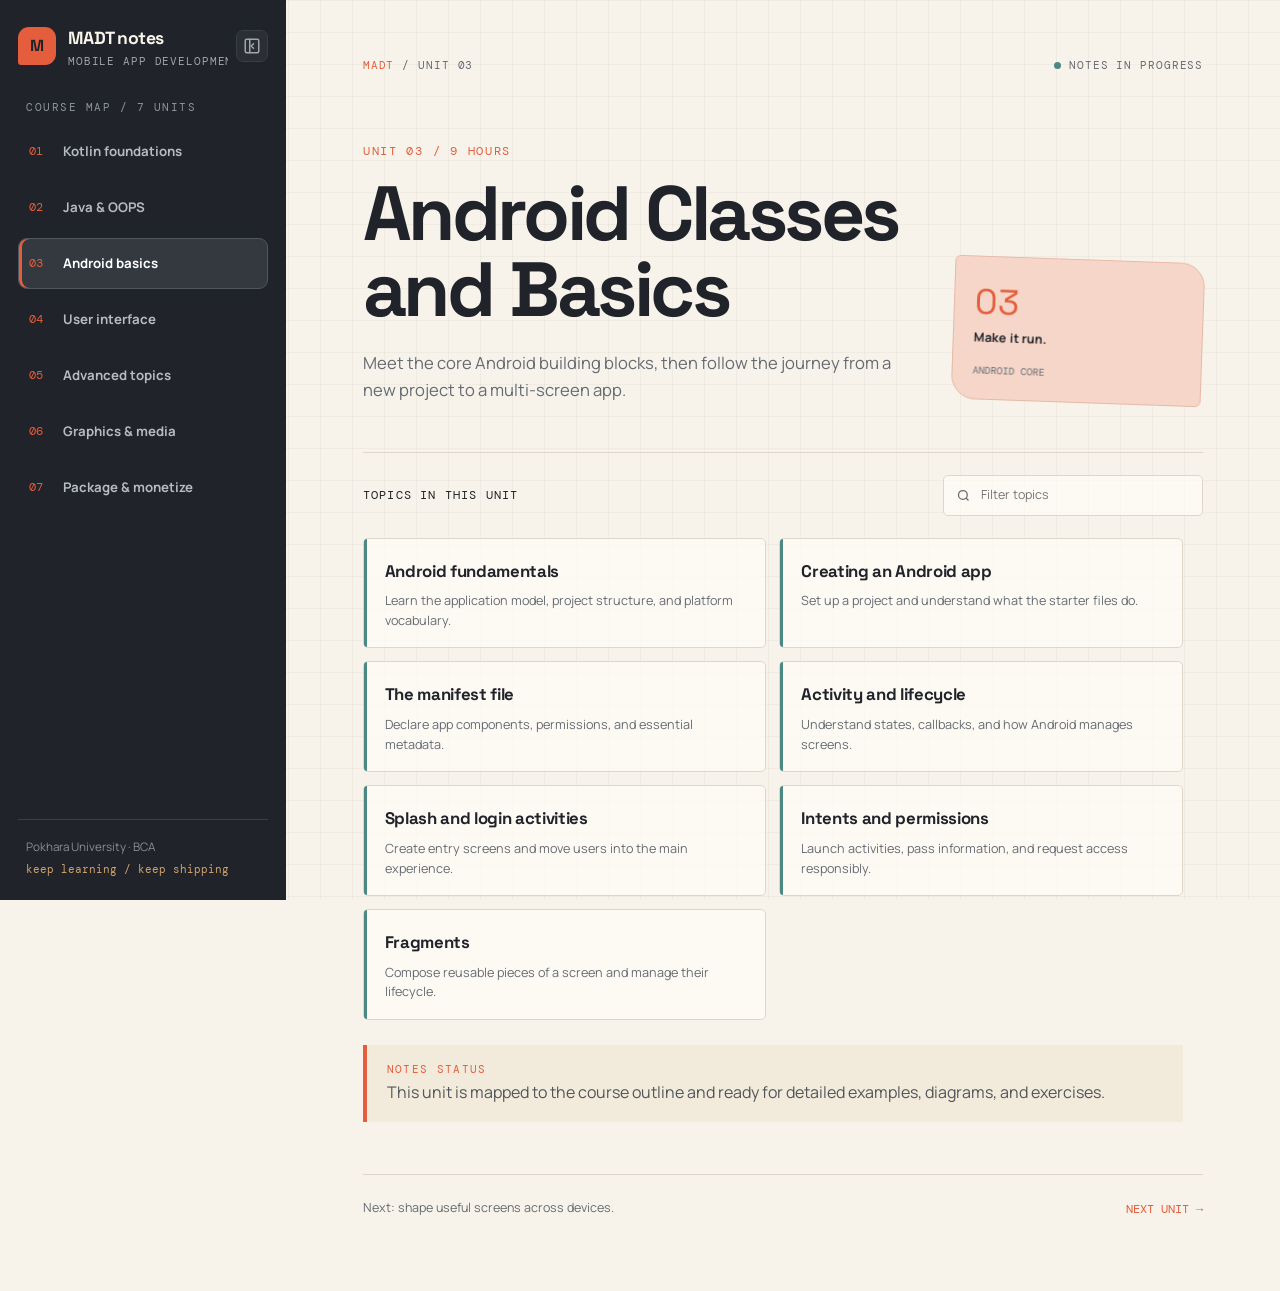
<file: madt/unit3.html>
<!DOCTYPE html>
<html lang="en"><head><meta charset="UTF-8"><meta name="viewport" content="width=device-width, initial-scale=1.0"><meta name="description" content="MADT Unit 3 notes: Android Classes and Basics."><title>Unit 3: Android Classes and Basics | MADT Notes</title><link rel="preconnect" href="https://fonts.googleapis.com"><link rel="preconnect" href="https://fonts.gstatic.com" crossorigin><link href="https://fonts.googleapis.com/css2?family=DM+Mono:wght@400;500&family=Manrope:wght@400;500;600;700;800&family=Space+Grotesk:wght@500;600;700&display=swap" rel="stylesheet"><link rel="stylesheet" href="styles.css"></head>
<body><div class="app-shell"><header class="mobile-header"><button class="mobile-menu-toggle" id="mobile-menu-toggle" type="button" aria-label="Open navigation menu"><svg width="22" height="22" viewBox="0 0 24 24" fill="none" stroke="currentColor" stroke-width="2" stroke-linecap="round"><path d="M4 6h16M4 12h16M4 18h16"/></svg></button><a class="mobile-brand" href="index.html"><span class="brand-mark">M</span><strong>MADT notes</strong></a></header><div class="sidebar-backdrop" id="sidebar-backdrop"></div><aside class="sidebar" id="sidebar"><div class="sidebar-header"><a class="brand" href="index.html" aria-label="MADT notes home"><span class="brand-mark">M</span><span class="brand-text"><strong>MADT notes</strong><small>Mobile app development</small></span></a><button class="sidebar-toggle" id="sidebar-toggle" type="button" aria-label="Fold / Expand sidebar" title="Fold / Expand sidebar"><svg width="18" height="18" viewBox="0 0 24 24" fill="none" stroke="currentColor" stroke-width="2" stroke-linecap="round" stroke-linejoin="round"><rect width="18" height="18" x="3" y="3" rx="2"/><path d="M9 3v18"/><path d="m14 9-3 3 3 3"/></svg></button></div><p class="side-kicker">Course map / 7 units</p><nav class="unit-nav" aria-label="MADT units"><a class="unit-link" href="unit1.html" data-title="01: Kotlin foundations"><span class="unit-number">01</span><span class="unit-name">Kotlin foundations</span></a><a class="unit-link" href="unit2.html" data-title="02: Java &amp; OOPS"><span class="unit-number">02</span><span class="unit-name">Java &amp; OOPS</span></a><a class="unit-link" href="unit3.html" data-title="03: Android basics"><span class="unit-number">03</span><span class="unit-name">Android basics</span></a><a class="unit-link" href="unit4.html" data-title="04: User interface"><span class="unit-number">04</span><span class="unit-name">User interface</span></a><a class="unit-link" href="unit5.html" data-title="05: Advanced topics"><span class="unit-number">05</span><span class="unit-name">Advanced topics</span></a><a class="unit-link" href="unit6.html" data-title="06: Graphics &amp; media"><span class="unit-number">06</span><span class="unit-name">Graphics &amp; media</span></a><a class="unit-link" href="unit7.html" data-title="07: Package &amp; monetize"><span class="unit-number">07</span><span class="unit-name">Package &amp; monetize</span></a></nav><div class="sidebar-footer">Pokhara University &middot; BCA<span>keep learning / keep shipping</span></div></aside><main class="main"><div class="topline"><span><span class="crumb">MADT</span> / unit 03</span><span class="status">notes in progress</span></div><div class="content"><header class="hero"><div><p class="eyebrow">Unit 03 / 9 hours</p><h1>Android Classes and Basics</h1><p class="hero-copy">Meet the core Android building blocks, then follow the journey from a new project to a multi-screen app.</p></div><div class="unit-stamp"><strong>03</strong><span>Make it run.</span><small>ANDROID CORE</small></div></header><div class="reading-tools"><p class="section-label">Topics in this unit</p><label class="search"><svg width="15" height="15" viewBox="0 0 24 24" fill="none" stroke="currentColor" stroke-width="2"><circle cx="11" cy="11" r="7"/><path d="m20 20-4-4"/></svg><input id="topic-search" type="search" placeholder="Filter topics" aria-label="Filter topics"></label></div><section class="notes-body"><div class="topic-index"><article class="topic-card"><h3>Android fundamentals</h3><p>Learn the application model, project structure, and platform vocabulary.</p></article><article class="topic-card"><h3>Creating an Android app</h3><p>Set up a project and understand what the starter files do.</p></article><article class="topic-card"><h3>The manifest file</h3><p>Declare app components, permissions, and essential metadata.</p></article><article class="topic-card"><h3>Activity and lifecycle</h3><p>Understand states, callbacks, and how Android manages screens.</p></article><article class="topic-card"><h3>Splash and login activities</h3><p>Create entry screens and move users into the main experience.</p></article><article class="topic-card"><h3>Intents and permissions</h3><p>Launch activities, pass information, and request access responsibly.</p></article><article class="topic-card"><h3>Fragments</h3><p>Compose reusable pieces of a screen and manage their lifecycle.</p></article></div><p class="empty-state" id="empty-state">No topic matches that search yet.</p><div class="callout"><strong>Notes status</strong>This unit is mapped to the course outline and ready for detailed examples, diagrams, and exercises.</div></section><div class="next-unit"><p>Next: shape useful screens across devices.</p><a href="unit4.html">Next unit &rarr;</a></div></div></main></div><script src="app.js"></script></body></html>
</file>
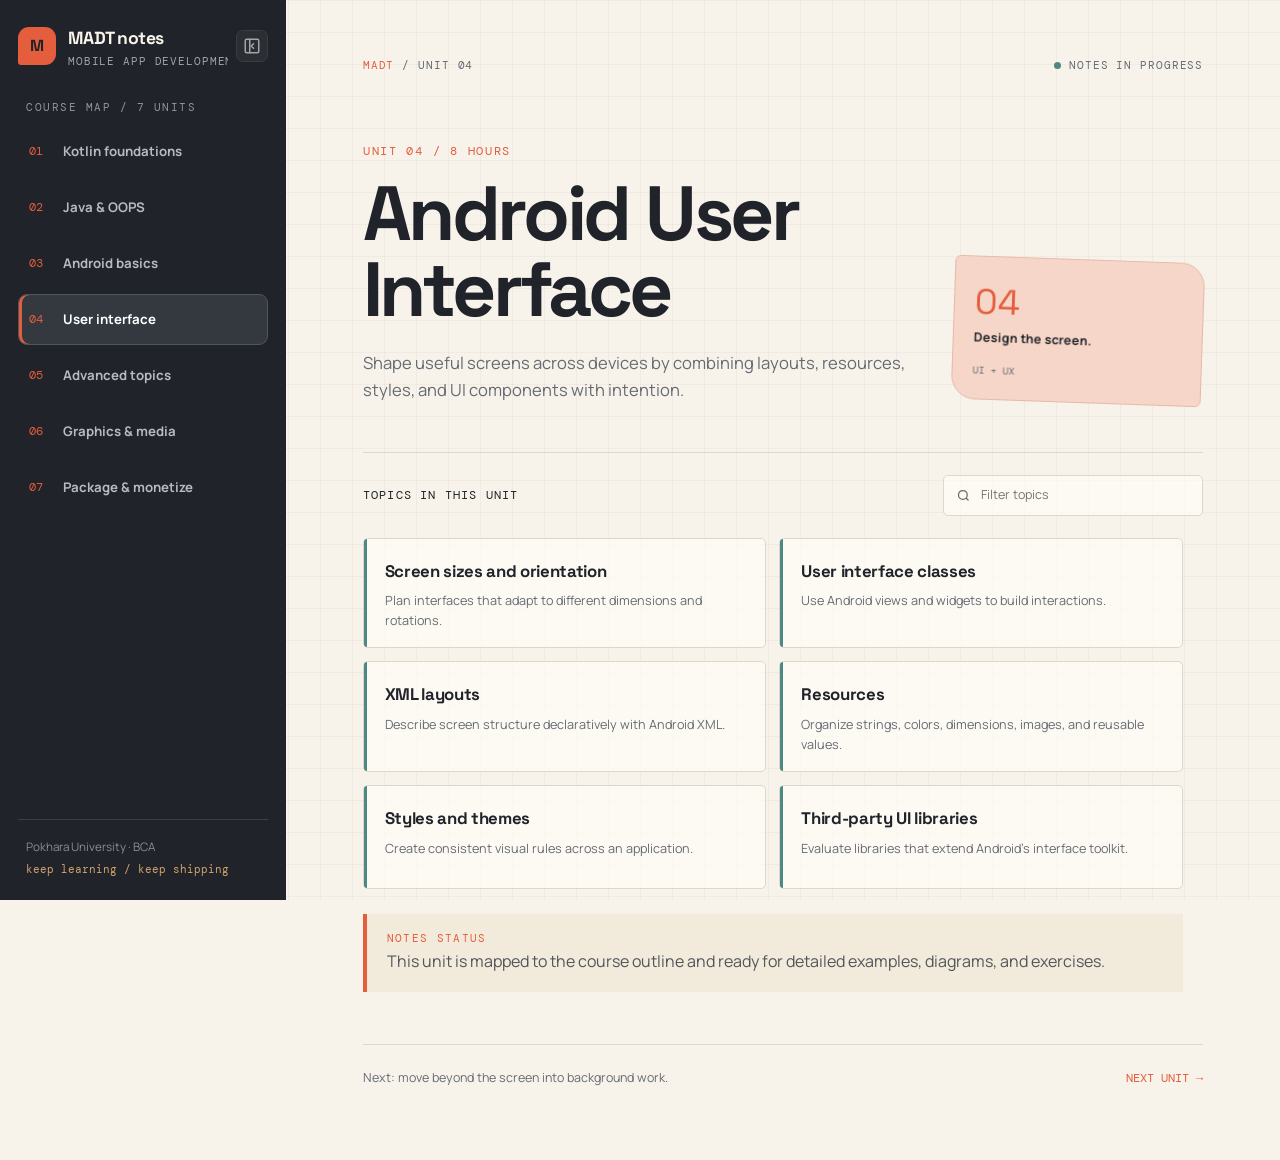
<file: madt/unit4.html>
<!DOCTYPE html>
<html lang="en"><head><meta charset="UTF-8"><meta name="viewport" content="width=device-width, initial-scale=1.0"><meta name="description" content="MADT Unit 4 notes: Android User Interface."><title>Unit 4: Android User Interface | MADT Notes</title><link rel="preconnect" href="https://fonts.googleapis.com"><link rel="preconnect" href="https://fonts.gstatic.com" crossorigin><link href="https://fonts.googleapis.com/css2?family=DM+Mono:wght@400;500&family=Manrope:wght@400;500;600;700;800&family=Space+Grotesk:wght@500;600;700&display=swap" rel="stylesheet"><link rel="stylesheet" href="styles.css"></head>
<body><div class="app-shell"><header class="mobile-header"><button class="mobile-menu-toggle" id="mobile-menu-toggle" type="button" aria-label="Open navigation menu"><svg width="22" height="22" viewBox="0 0 24 24" fill="none" stroke="currentColor" stroke-width="2" stroke-linecap="round"><path d="M4 6h16M4 12h16M4 18h16"/></svg></button><a class="mobile-brand" href="index.html"><span class="brand-mark">M</span><strong>MADT notes</strong></a></header><div class="sidebar-backdrop" id="sidebar-backdrop"></div><aside class="sidebar" id="sidebar"><div class="sidebar-header"><a class="brand" href="index.html" aria-label="MADT notes home"><span class="brand-mark">M</span><span class="brand-text"><strong>MADT notes</strong><small>Mobile app development</small></span></a><button class="sidebar-toggle" id="sidebar-toggle" type="button" aria-label="Fold / Expand sidebar" title="Fold / Expand sidebar"><svg width="18" height="18" viewBox="0 0 24 24" fill="none" stroke="currentColor" stroke-width="2" stroke-linecap="round" stroke-linejoin="round"><rect width="18" height="18" x="3" y="3" rx="2"/><path d="M9 3v18"/><path d="m14 9-3 3 3 3"/></svg></button></div><p class="side-kicker">Course map / 7 units</p><nav class="unit-nav" aria-label="MADT units"><a class="unit-link" href="unit1.html" data-title="01: Kotlin foundations"><span class="unit-number">01</span><span class="unit-name">Kotlin foundations</span></a><a class="unit-link" href="unit2.html" data-title="02: Java &amp; OOPS"><span class="unit-number">02</span><span class="unit-name">Java &amp; OOPS</span></a><a class="unit-link" href="unit3.html" data-title="03: Android basics"><span class="unit-number">03</span><span class="unit-name">Android basics</span></a><a class="unit-link" href="unit4.html" data-title="04: User interface"><span class="unit-number">04</span><span class="unit-name">User interface</span></a><a class="unit-link" href="unit5.html" data-title="05: Advanced topics"><span class="unit-number">05</span><span class="unit-name">Advanced topics</span></a><a class="unit-link" href="unit6.html" data-title="06: Graphics &amp; media"><span class="unit-number">06</span><span class="unit-name">Graphics &amp; media</span></a><a class="unit-link" href="unit7.html" data-title="07: Package &amp; monetize"><span class="unit-number">07</span><span class="unit-name">Package &amp; monetize</span></a></nav><div class="sidebar-footer">Pokhara University &middot; BCA<span>keep learning / keep shipping</span></div></aside><main class="main"><div class="topline"><span><span class="crumb">MADT</span> / unit 04</span><span class="status">notes in progress</span></div><div class="content"><header class="hero"><div><p class="eyebrow">Unit 04 / 8 hours</p><h1>Android User Interface</h1><p class="hero-copy">Shape useful screens across devices by combining layouts, resources, styles, and UI components with intention.</p></div><div class="unit-stamp"><strong>04</strong><span>Design the screen.</span><small>UI + UX</small></div></header><div class="reading-tools"><p class="section-label">Topics in this unit</p><label class="search"><svg width="15" height="15" viewBox="0 0 24 24" fill="none" stroke="currentColor" stroke-width="2"><circle cx="11" cy="11" r="7"/><path d="m20 20-4-4"/></svg><input id="topic-search" type="search" placeholder="Filter topics" aria-label="Filter topics"></label></div><section class="notes-body"><div class="topic-index"><article class="topic-card"><h3>Screen sizes and orientation</h3><p>Plan interfaces that adapt to different dimensions and rotations.</p></article><article class="topic-card"><h3>User interface classes</h3><p>Use Android views and widgets to build interactions.</p></article><article class="topic-card"><h3>XML layouts</h3><p>Describe screen structure declaratively with Android XML.</p></article><article class="topic-card"><h3>Resources</h3><p>Organize strings, colors, dimensions, images, and reusable values.</p></article><article class="topic-card"><h3>Styles and themes</h3><p>Create consistent visual rules across an application.</p></article><article class="topic-card"><h3>Third-party UI libraries</h3><p>Evaluate libraries that extend Android's interface toolkit.</p></article></div><p class="empty-state" id="empty-state">No topic matches that search yet.</p><div class="callout"><strong>Notes status</strong>This unit is mapped to the course outline and ready for detailed examples, diagrams, and exercises.</div></section><div class="next-unit"><p>Next: move beyond the screen into background work.</p><a href="unit5.html">Next unit &rarr;</a></div></div></main></div><script src="app.js"></script></body></html>
</file>
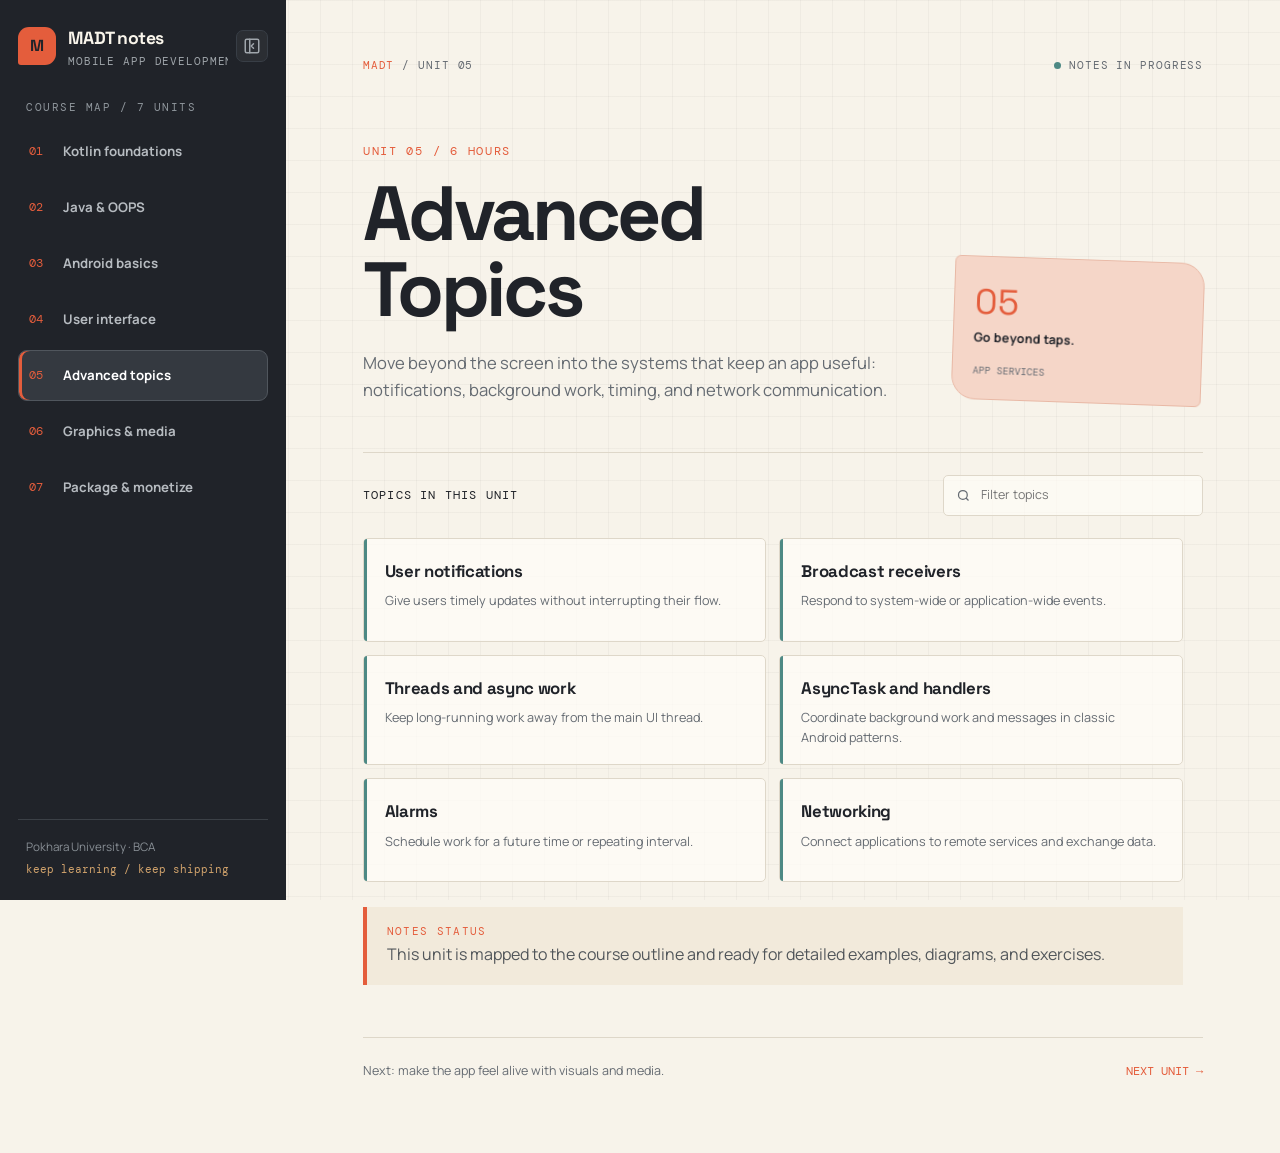
<file: madt/unit5.html>
<!DOCTYPE html>
<html lang="en"><head><meta charset="UTF-8"><meta name="viewport" content="width=device-width, initial-scale=1.0"><meta name="description" content="MADT Unit 5 notes: Advanced Topics."><title>Unit 5: Advanced Topics | MADT Notes</title><link rel="preconnect" href="https://fonts.googleapis.com"><link rel="preconnect" href="https://fonts.gstatic.com" crossorigin><link href="https://fonts.googleapis.com/css2?family=DM+Mono:wght@400;500&family=Manrope:wght@400;500;600;700;800&family=Space+Grotesk:wght@500;600;700&display=swap" rel="stylesheet"><link rel="stylesheet" href="styles.css"></head>
<body><div class="app-shell"><header class="mobile-header"><button class="mobile-menu-toggle" id="mobile-menu-toggle" type="button" aria-label="Open navigation menu"><svg width="22" height="22" viewBox="0 0 24 24" fill="none" stroke="currentColor" stroke-width="2" stroke-linecap="round"><path d="M4 6h16M4 12h16M4 18h16"/></svg></button><a class="mobile-brand" href="index.html"><span class="brand-mark">M</span><strong>MADT notes</strong></a></header><div class="sidebar-backdrop" id="sidebar-backdrop"></div><aside class="sidebar" id="sidebar"><div class="sidebar-header"><a class="brand" href="index.html" aria-label="MADT notes home"><span class="brand-mark">M</span><span class="brand-text"><strong>MADT notes</strong><small>Mobile app development</small></span></a><button class="sidebar-toggle" id="sidebar-toggle" type="button" aria-label="Fold / Expand sidebar" title="Fold / Expand sidebar"><svg width="18" height="18" viewBox="0 0 24 24" fill="none" stroke="currentColor" stroke-width="2" stroke-linecap="round" stroke-linejoin="round"><rect width="18" height="18" x="3" y="3" rx="2"/><path d="M9 3v18"/><path d="m14 9-3 3 3 3"/></svg></button></div><p class="side-kicker">Course map / 7 units</p><nav class="unit-nav" aria-label="MADT units"><a class="unit-link" href="unit1.html" data-title="01: Kotlin foundations"><span class="unit-number">01</span><span class="unit-name">Kotlin foundations</span></a><a class="unit-link" href="unit2.html" data-title="02: Java &amp; OOPS"><span class="unit-number">02</span><span class="unit-name">Java &amp; OOPS</span></a><a class="unit-link" href="unit3.html" data-title="03: Android basics"><span class="unit-number">03</span><span class="unit-name">Android basics</span></a><a class="unit-link" href="unit4.html" data-title="04: User interface"><span class="unit-number">04</span><span class="unit-name">User interface</span></a><a class="unit-link" href="unit5.html" data-title="05: Advanced topics"><span class="unit-number">05</span><span class="unit-name">Advanced topics</span></a><a class="unit-link" href="unit6.html" data-title="06: Graphics &amp; media"><span class="unit-number">06</span><span class="unit-name">Graphics &amp; media</span></a><a class="unit-link" href="unit7.html" data-title="07: Package &amp; monetize"><span class="unit-number">07</span><span class="unit-name">Package &amp; monetize</span></a></nav><div class="sidebar-footer">Pokhara University &middot; BCA<span>keep learning / keep shipping</span></div></aside><main class="main"><div class="topline"><span><span class="crumb">MADT</span> / unit 05</span><span class="status">notes in progress</span></div><div class="content"><header class="hero"><div><p class="eyebrow">Unit 05 / 6 hours</p><h1>Advanced Topics</h1><p class="hero-copy">Move beyond the screen into the systems that keep an app useful: notifications, background work, timing, and network communication.</p></div><div class="unit-stamp"><strong>05</strong><span>Go beyond taps.</span><small>APP SERVICES</small></div></header><div class="reading-tools"><p class="section-label">Topics in this unit</p><label class="search"><svg width="15" height="15" viewBox="0 0 24 24" fill="none" stroke="currentColor" stroke-width="2"><circle cx="11" cy="11" r="7"/><path d="m20 20-4-4"/></svg><input id="topic-search" type="search" placeholder="Filter topics" aria-label="Filter topics"></label></div><section class="notes-body"><div class="topic-index"><article class="topic-card"><h3>User notifications</h3><p>Give users timely updates without interrupting their flow.</p></article><article class="topic-card"><h3>Broadcast receivers</h3><p>Respond to system-wide or application-wide events.</p></article><article class="topic-card"><h3>Threads and async work</h3><p>Keep long-running work away from the main UI thread.</p></article><article class="topic-card"><h3>AsyncTask and handlers</h3><p>Coordinate background work and messages in classic Android patterns.</p></article><article class="topic-card"><h3>Alarms</h3><p>Schedule work for a future time or repeating interval.</p></article><article class="topic-card"><h3>Networking</h3><p>Connect applications to remote services and exchange data.</p></article></div><p class="empty-state" id="empty-state">No topic matches that search yet.</p><div class="callout"><strong>Notes status</strong>This unit is mapped to the course outline and ready for detailed examples, diagrams, and exercises.</div></section><div class="next-unit"><p>Next: make the app feel alive with visuals and media.</p><a href="unit6.html">Next unit &rarr;</a></div></div></main></div><script src="app.js"></script></body></html>
</file>
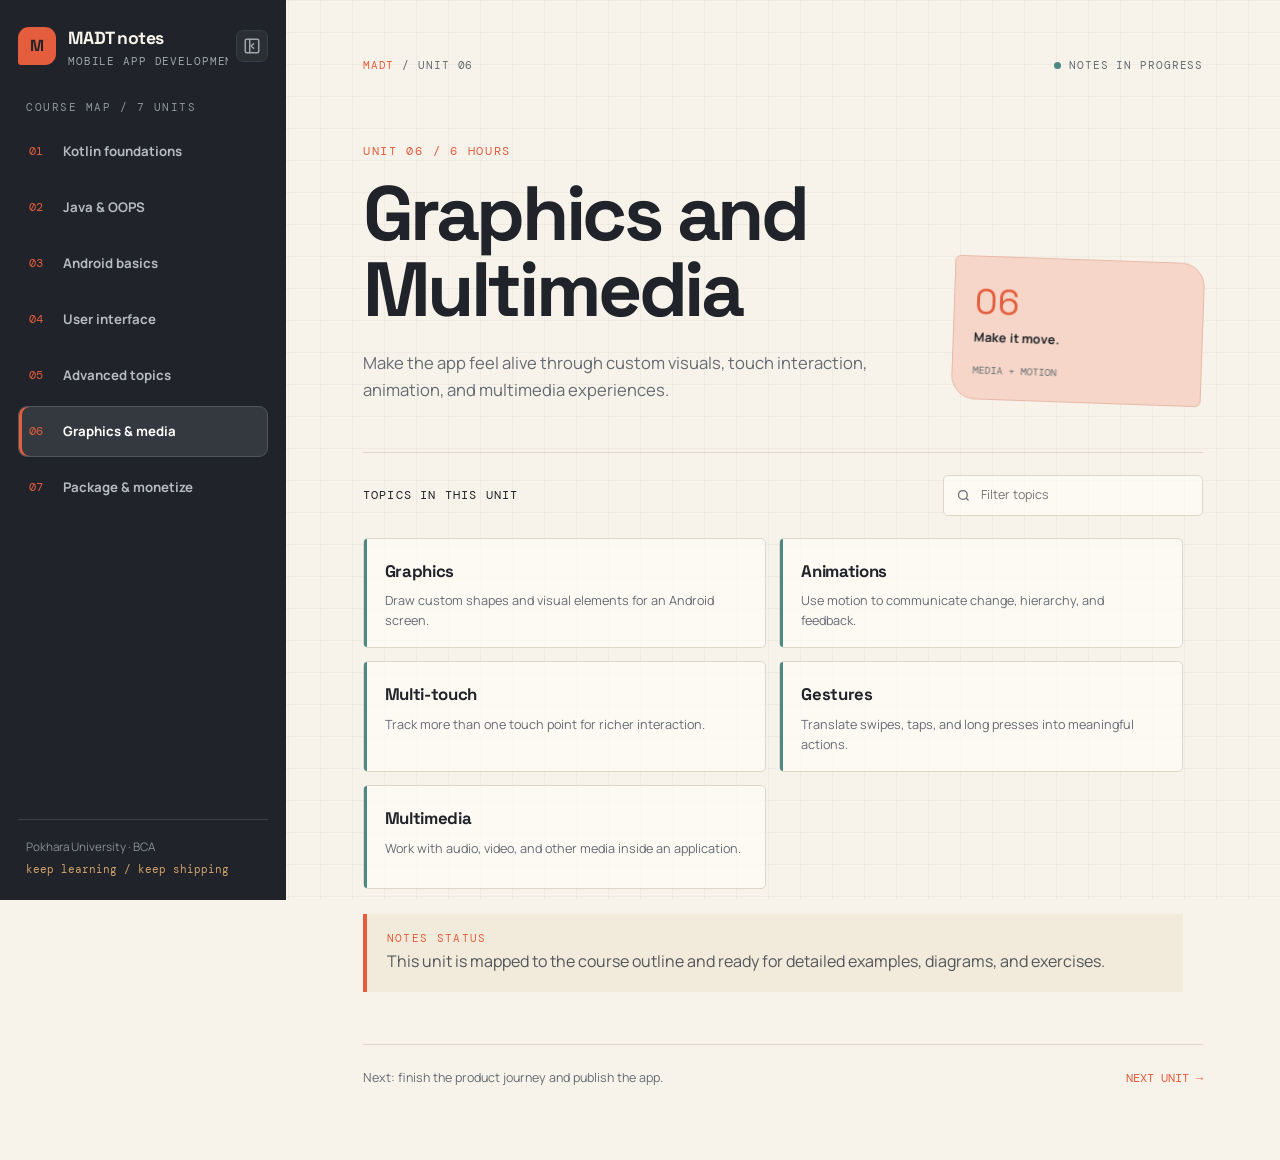
<file: madt/unit6.html>
<!DOCTYPE html>
<html lang="en"><head><meta charset="UTF-8"><meta name="viewport" content="width=device-width, initial-scale=1.0"><meta name="description" content="MADT Unit 6 notes: Graphics and Multimedia."><title>Unit 6: Graphics and Multimedia | MADT Notes</title><link rel="preconnect" href="https://fonts.googleapis.com"><link rel="preconnect" href="https://fonts.gstatic.com" crossorigin><link href="https://fonts.googleapis.com/css2?family=DM+Mono:wght@400;500&family=Manrope:wght@400;500;600;700;800&family=Space+Grotesk:wght@500;600;700&display=swap" rel="stylesheet"><link rel="stylesheet" href="styles.css"></head>
<body><div class="app-shell"><header class="mobile-header"><button class="mobile-menu-toggle" id="mobile-menu-toggle" type="button" aria-label="Open navigation menu"><svg width="22" height="22" viewBox="0 0 24 24" fill="none" stroke="currentColor" stroke-width="2" stroke-linecap="round"><path d="M4 6h16M4 12h16M4 18h16"/></svg></button><a class="mobile-brand" href="index.html"><span class="brand-mark">M</span><strong>MADT notes</strong></a></header><div class="sidebar-backdrop" id="sidebar-backdrop"></div><aside class="sidebar" id="sidebar"><div class="sidebar-header"><a class="brand" href="index.html" aria-label="MADT notes home"><span class="brand-mark">M</span><span class="brand-text"><strong>MADT notes</strong><small>Mobile app development</small></span></a><button class="sidebar-toggle" id="sidebar-toggle" type="button" aria-label="Fold / Expand sidebar" title="Fold / Expand sidebar"><svg width="18" height="18" viewBox="0 0 24 24" fill="none" stroke="currentColor" stroke-width="2" stroke-linecap="round" stroke-linejoin="round"><rect width="18" height="18" x="3" y="3" rx="2"/><path d="M9 3v18"/><path d="m14 9-3 3 3 3"/></svg></button></div><p class="side-kicker">Course map / 7 units</p><nav class="unit-nav" aria-label="MADT units"><a class="unit-link" href="unit1.html" data-title="01: Kotlin foundations"><span class="unit-number">01</span><span class="unit-name">Kotlin foundations</span></a><a class="unit-link" href="unit2.html" data-title="02: Java &amp; OOPS"><span class="unit-number">02</span><span class="unit-name">Java &amp; OOPS</span></a><a class="unit-link" href="unit3.html" data-title="03: Android basics"><span class="unit-number">03</span><span class="unit-name">Android basics</span></a><a class="unit-link" href="unit4.html" data-title="04: User interface"><span class="unit-number">04</span><span class="unit-name">User interface</span></a><a class="unit-link" href="unit5.html" data-title="05: Advanced topics"><span class="unit-number">05</span><span class="unit-name">Advanced topics</span></a><a class="unit-link" href="unit6.html" data-title="06: Graphics &amp; media"><span class="unit-number">06</span><span class="unit-name">Graphics &amp; media</span></a><a class="unit-link" href="unit7.html" data-title="07: Package &amp; monetize"><span class="unit-number">07</span><span class="unit-name">Package &amp; monetize</span></a></nav><div class="sidebar-footer">Pokhara University &middot; BCA<span>keep learning / keep shipping</span></div></aside><main class="main"><div class="topline"><span><span class="crumb">MADT</span> / unit 06</span><span class="status">notes in progress</span></div><div class="content"><header class="hero"><div><p class="eyebrow">Unit 06 / 6 hours</p><h1>Graphics and Multimedia</h1><p class="hero-copy">Make the app feel alive through custom visuals, touch interaction, animation, and multimedia experiences.</p></div><div class="unit-stamp"><strong>06</strong><span>Make it move.</span><small>MEDIA + MOTION</small></div></header><div class="reading-tools"><p class="section-label">Topics in this unit</p><label class="search"><svg width="15" height="15" viewBox="0 0 24 24" fill="none" stroke="currentColor" stroke-width="2"><circle cx="11" cy="11" r="7"/><path d="m20 20-4-4"/></svg><input id="topic-search" type="search" placeholder="Filter topics" aria-label="Filter topics"></label></div><section class="notes-body"><div class="topic-index"><article class="topic-card"><h3>Graphics</h3><p>Draw custom shapes and visual elements for an Android screen.</p></article><article class="topic-card"><h3>Animations</h3><p>Use motion to communicate change, hierarchy, and feedback.</p></article><article class="topic-card"><h3>Multi-touch</h3><p>Track more than one touch point for richer interaction.</p></article><article class="topic-card"><h3>Gestures</h3><p>Translate swipes, taps, and long presses into meaningful actions.</p></article><article class="topic-card"><h3>Multimedia</h3><p>Work with audio, video, and other media inside an application.</p></article></div><p class="empty-state" id="empty-state">No topic matches that search yet.</p><div class="callout"><strong>Notes status</strong>This unit is mapped to the course outline and ready for detailed examples, diagrams, and exercises.</div></section><div class="next-unit"><p>Next: finish the product journey and publish the app.</p><a href="unit7.html">Next unit &rarr;</a></div></div></main></div><script src="app.js"></script></body></html>
</file>
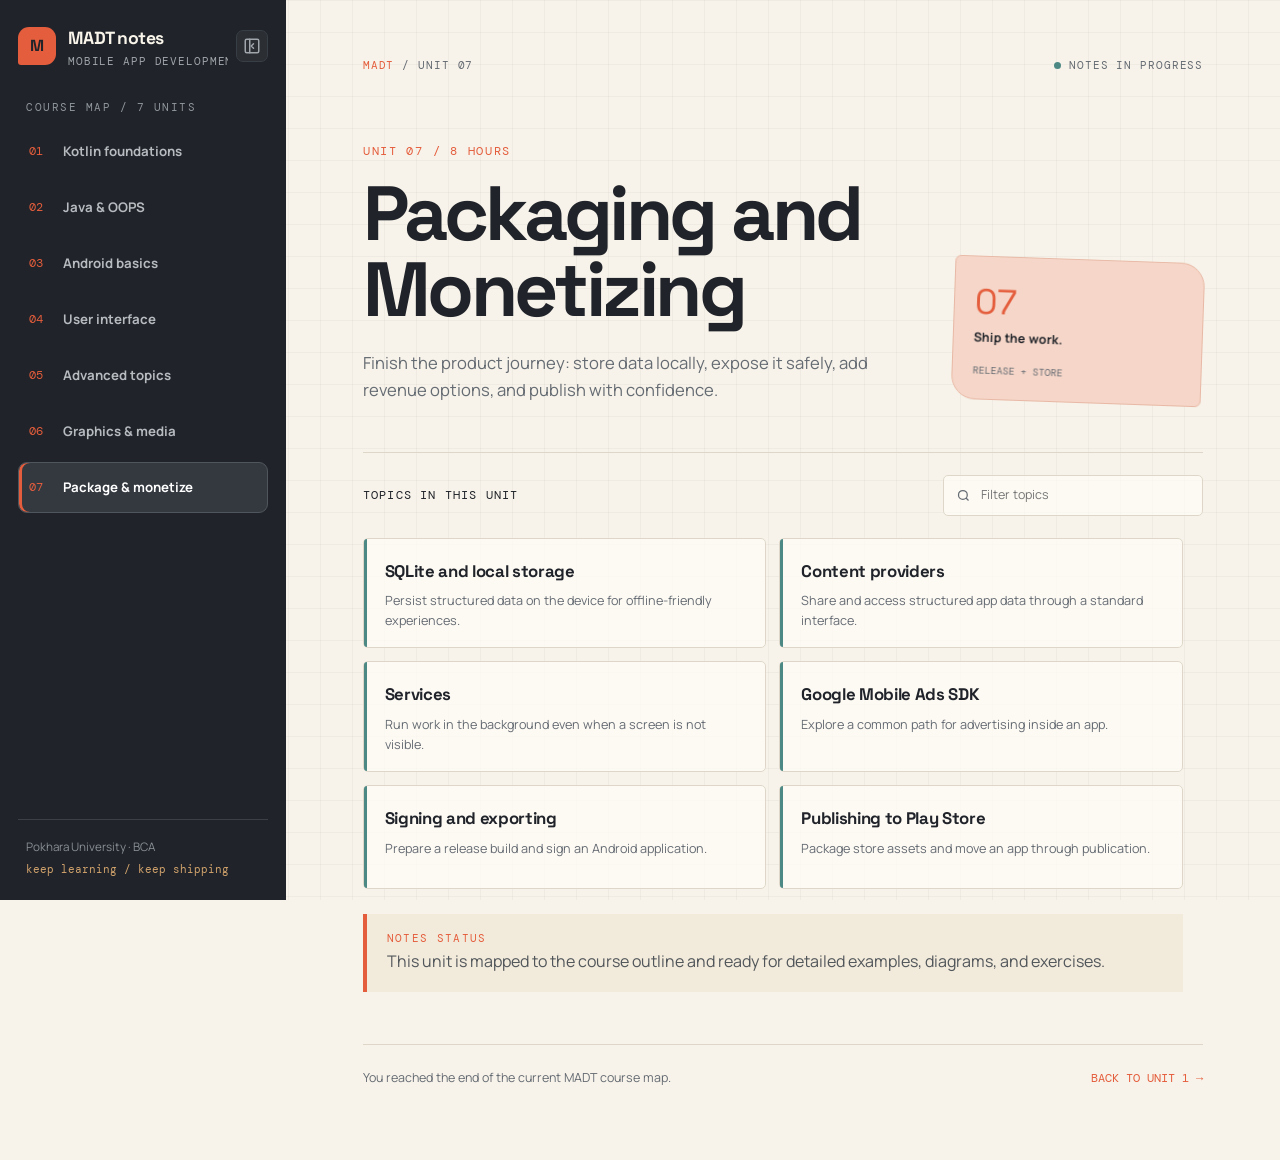
<file: madt/unit7.html>
<!DOCTYPE html>
<html lang="en"><head><meta charset="UTF-8"><meta name="viewport" content="width=device-width, initial-scale=1.0"><meta name="description" content="MADT Unit 7 notes: Packaging and Monetizing."><title>Unit 7: Packaging and Monetizing | MADT Notes</title><link rel="preconnect" href="https://fonts.googleapis.com"><link rel="preconnect" href="https://fonts.gstatic.com" crossorigin><link href="https://fonts.googleapis.com/css2?family=DM+Mono:wght@400;500&family=Manrope:wght@400;500;600;700;800&family=Space+Grotesk:wght@500;600;700&display=swap" rel="stylesheet"><link rel="stylesheet" href="styles.css"></head>
<body><div class="app-shell"><header class="mobile-header"><button class="mobile-menu-toggle" id="mobile-menu-toggle" type="button" aria-label="Open navigation menu"><svg width="22" height="22" viewBox="0 0 24 24" fill="none" stroke="currentColor" stroke-width="2" stroke-linecap="round"><path d="M4 6h16M4 12h16M4 18h16"/></svg></button><a class="mobile-brand" href="index.html"><span class="brand-mark">M</span><strong>MADT notes</strong></a></header><div class="sidebar-backdrop" id="sidebar-backdrop"></div><aside class="sidebar" id="sidebar"><div class="sidebar-header"><a class="brand" href="index.html" aria-label="MADT notes home"><span class="brand-mark">M</span><span class="brand-text"><strong>MADT notes</strong><small>Mobile app development</small></span></a><button class="sidebar-toggle" id="sidebar-toggle" type="button" aria-label="Fold / Expand sidebar" title="Fold / Expand sidebar"><svg width="18" height="18" viewBox="0 0 24 24" fill="none" stroke="currentColor" stroke-width="2" stroke-linecap="round" stroke-linejoin="round"><rect width="18" height="18" x="3" y="3" rx="2"/><path d="M9 3v18"/><path d="m14 9-3 3 3 3"/></svg></button></div><p class="side-kicker">Course map / 7 units</p><nav class="unit-nav" aria-label="MADT units"><a class="unit-link" href="unit1.html" data-title="01: Kotlin foundations"><span class="unit-number">01</span><span class="unit-name">Kotlin foundations</span></a><a class="unit-link" href="unit2.html" data-title="02: Java &amp; OOPS"><span class="unit-number">02</span><span class="unit-name">Java &amp; OOPS</span></a><a class="unit-link" href="unit3.html" data-title="03: Android basics"><span class="unit-number">03</span><span class="unit-name">Android basics</span></a><a class="unit-link" href="unit4.html" data-title="04: User interface"><span class="unit-number">04</span><span class="unit-name">User interface</span></a><a class="unit-link" href="unit5.html" data-title="05: Advanced topics"><span class="unit-number">05</span><span class="unit-name">Advanced topics</span></a><a class="unit-link" href="unit6.html" data-title="06: Graphics &amp; media"><span class="unit-number">06</span><span class="unit-name">Graphics &amp; media</span></a><a class="unit-link" href="unit7.html" data-title="07: Package &amp; monetize"><span class="unit-number">07</span><span class="unit-name">Package &amp; monetize</span></a></nav><div class="sidebar-footer">Pokhara University &middot; BCA<span>keep learning / keep shipping</span></div></aside><main class="main"><div class="topline"><span><span class="crumb">MADT</span> / unit 07</span><span class="status">notes in progress</span></div><div class="content"><header class="hero"><div><p class="eyebrow">Unit 07 / 8 hours</p><h1>Packaging and Monetizing</h1><p class="hero-copy">Finish the product journey: store data locally, expose it safely, add revenue options, and publish with confidence.</p></div><div class="unit-stamp"><strong>07</strong><span>Ship the work.</span><small>RELEASE + STORE</small></div></header><div class="reading-tools"><p class="section-label">Topics in this unit</p><label class="search"><svg width="15" height="15" viewBox="0 0 24 24" fill="none" stroke="currentColor" stroke-width="2"><circle cx="11" cy="11" r="7"/><path d="m20 20-4-4"/></svg><input id="topic-search" type="search" placeholder="Filter topics" aria-label="Filter topics"></label></div><section class="notes-body"><div class="topic-index"><article class="topic-card"><h3>SQLite and local storage</h3><p>Persist structured data on the device for offline-friendly experiences.</p></article><article class="topic-card"><h3>Content providers</h3><p>Share and access structured app data through a standard interface.</p></article><article class="topic-card"><h3>Services</h3><p>Run work in the background even when a screen is not visible.</p></article><article class="topic-card"><h3>Google Mobile Ads SDK</h3><p>Explore a common path for advertising inside an app.</p></article><article class="topic-card"><h3>Signing and exporting</h3><p>Prepare a release build and sign an Android application.</p></article><article class="topic-card"><h3>Publishing to Play Store</h3><p>Package store assets and move an app through publication.</p></article></div><p class="empty-state" id="empty-state">No topic matches that search yet.</p><div class="callout"><strong>Notes status</strong>This unit is mapped to the course outline and ready for detailed examples, diagrams, and exercises.</div></section><div class="next-unit"><p>You reached the end of the current MADT course map.</p><a href="unit1.html">Back to unit 1 &rarr;</a></div></div></main></div><script src="app.js"></script></body></html>
</file>
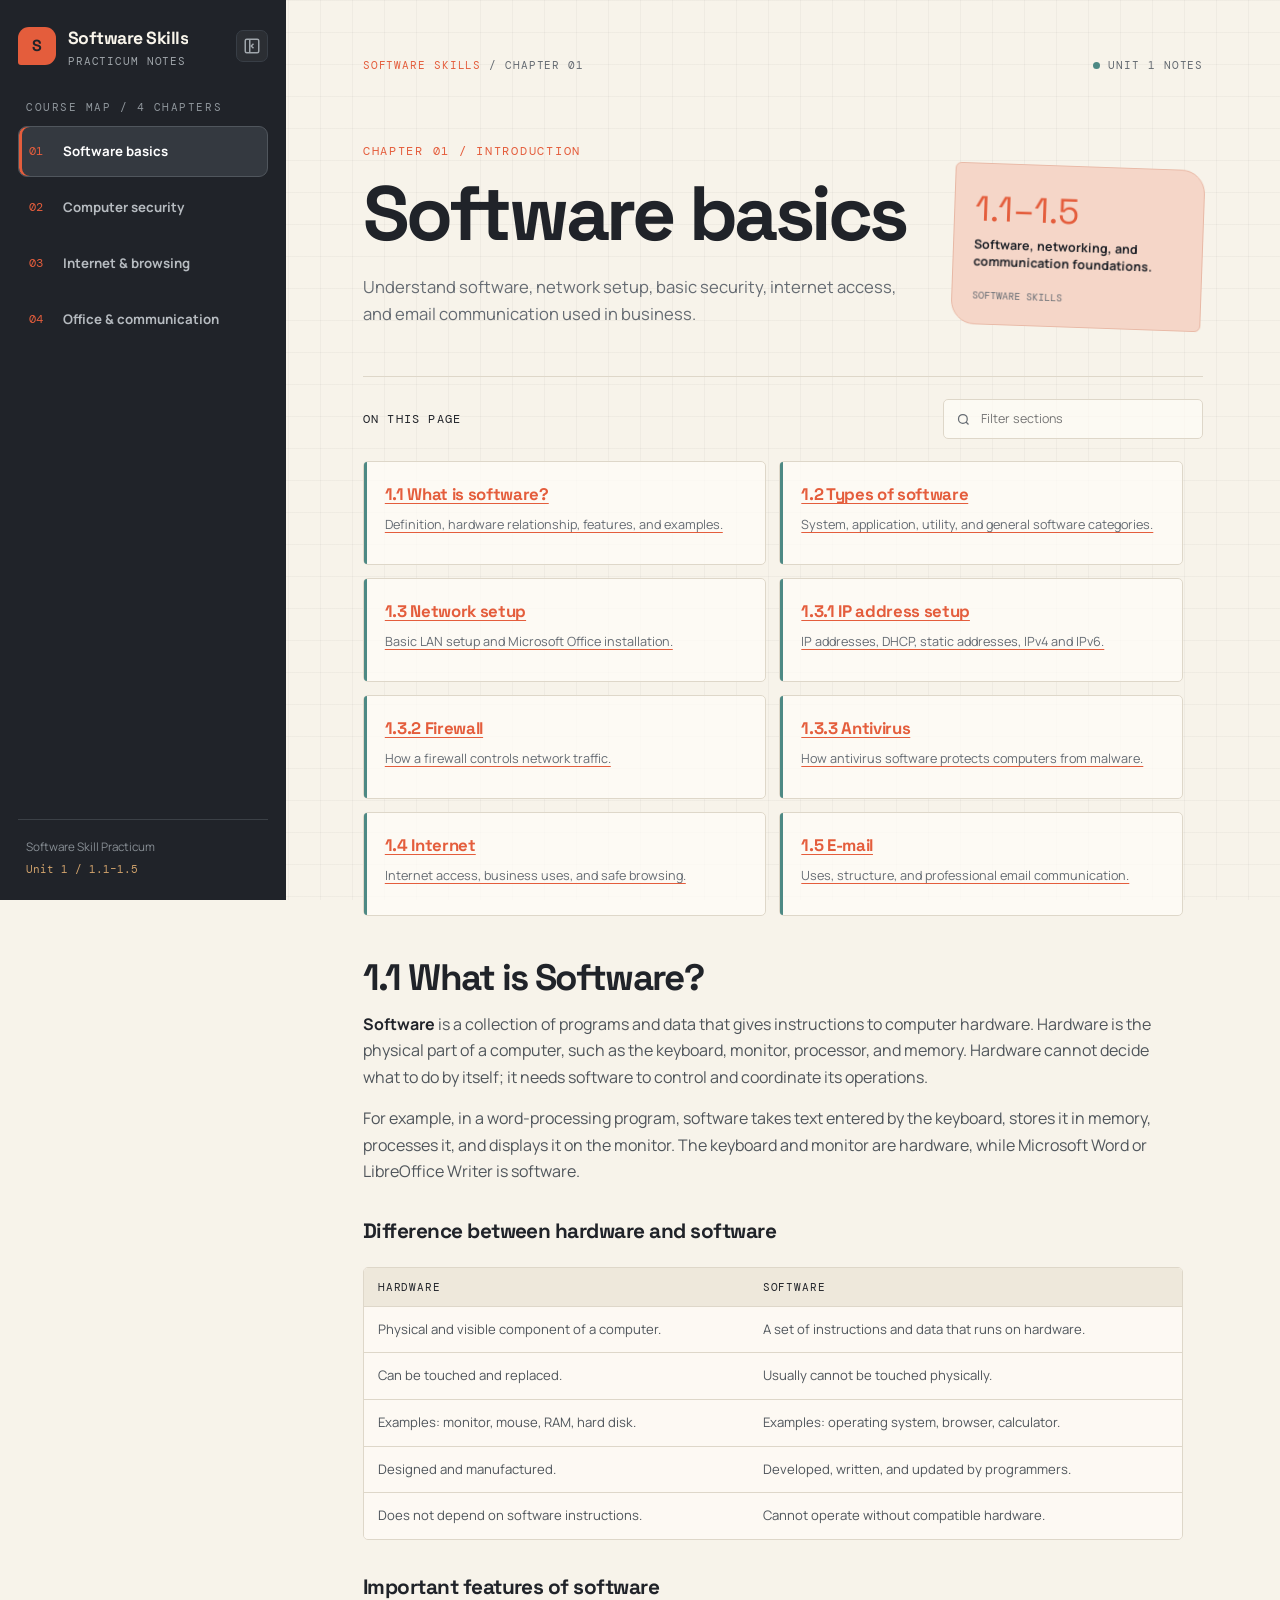
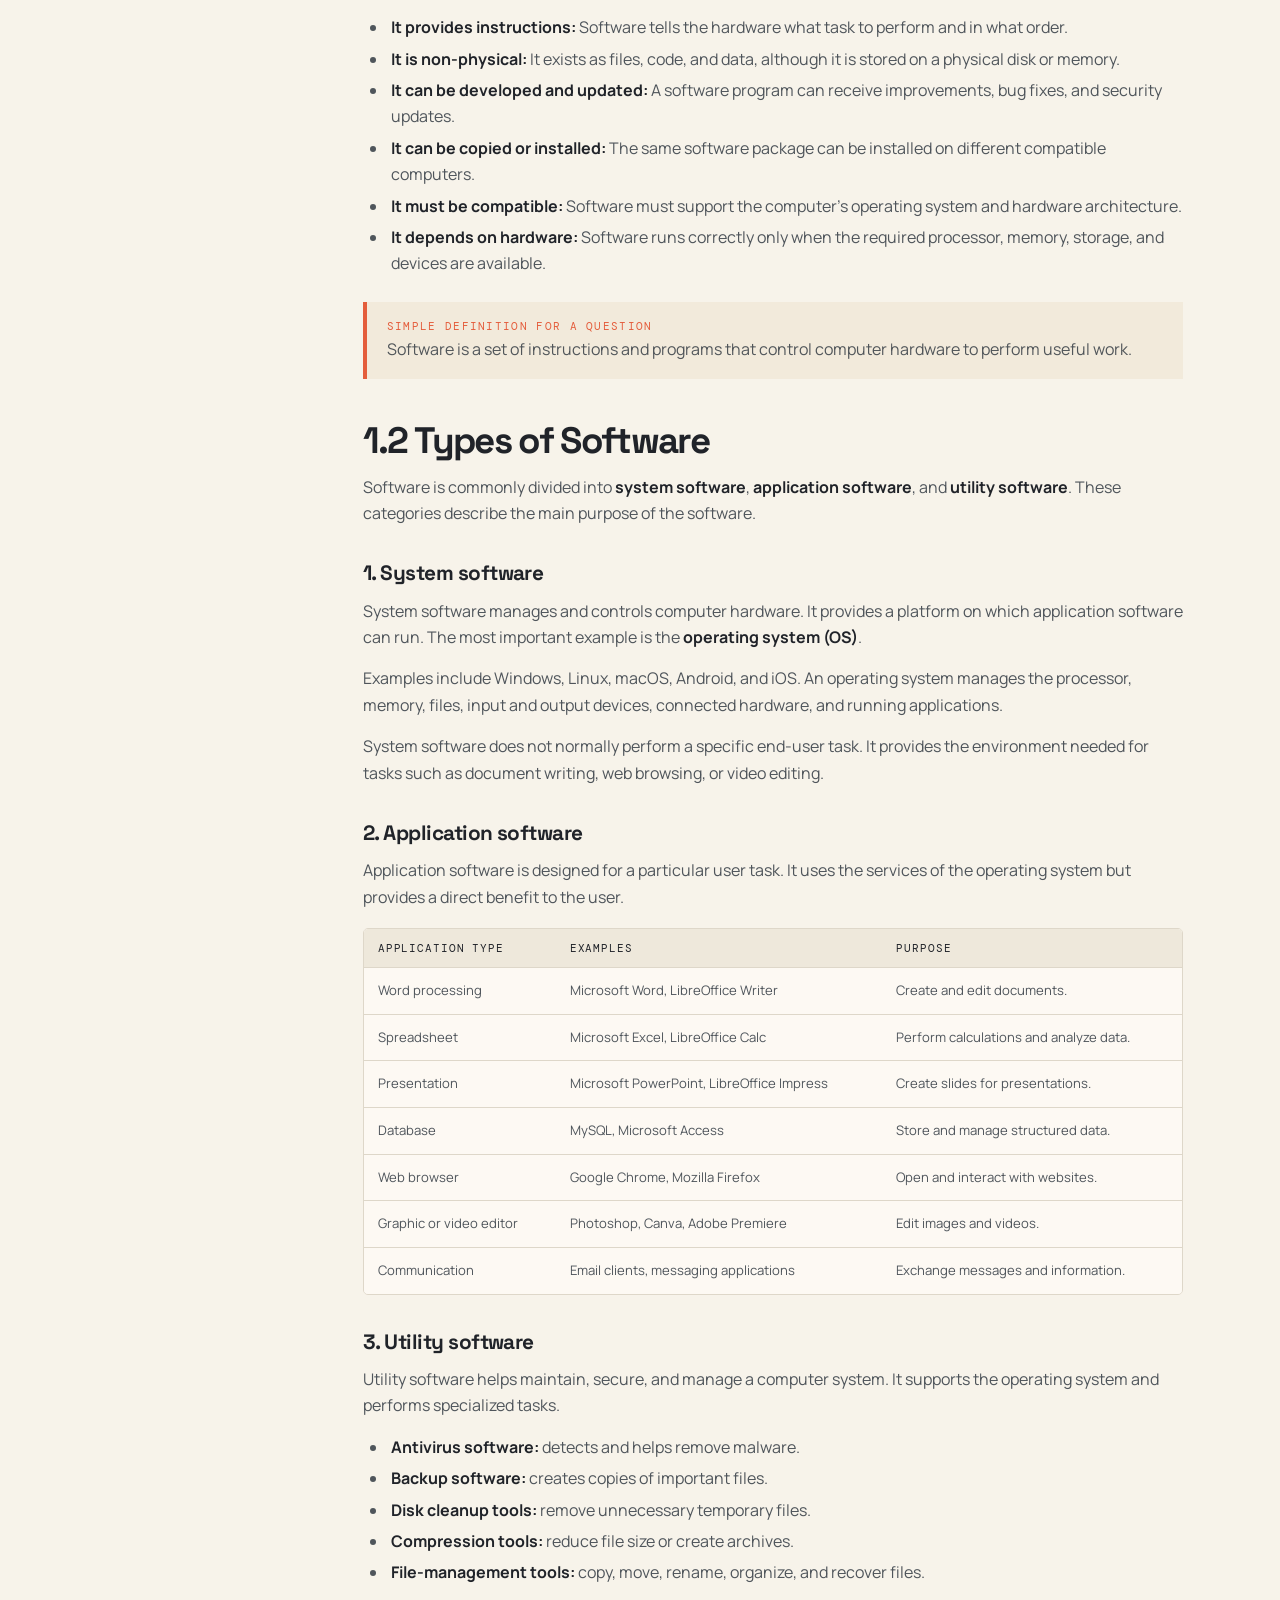
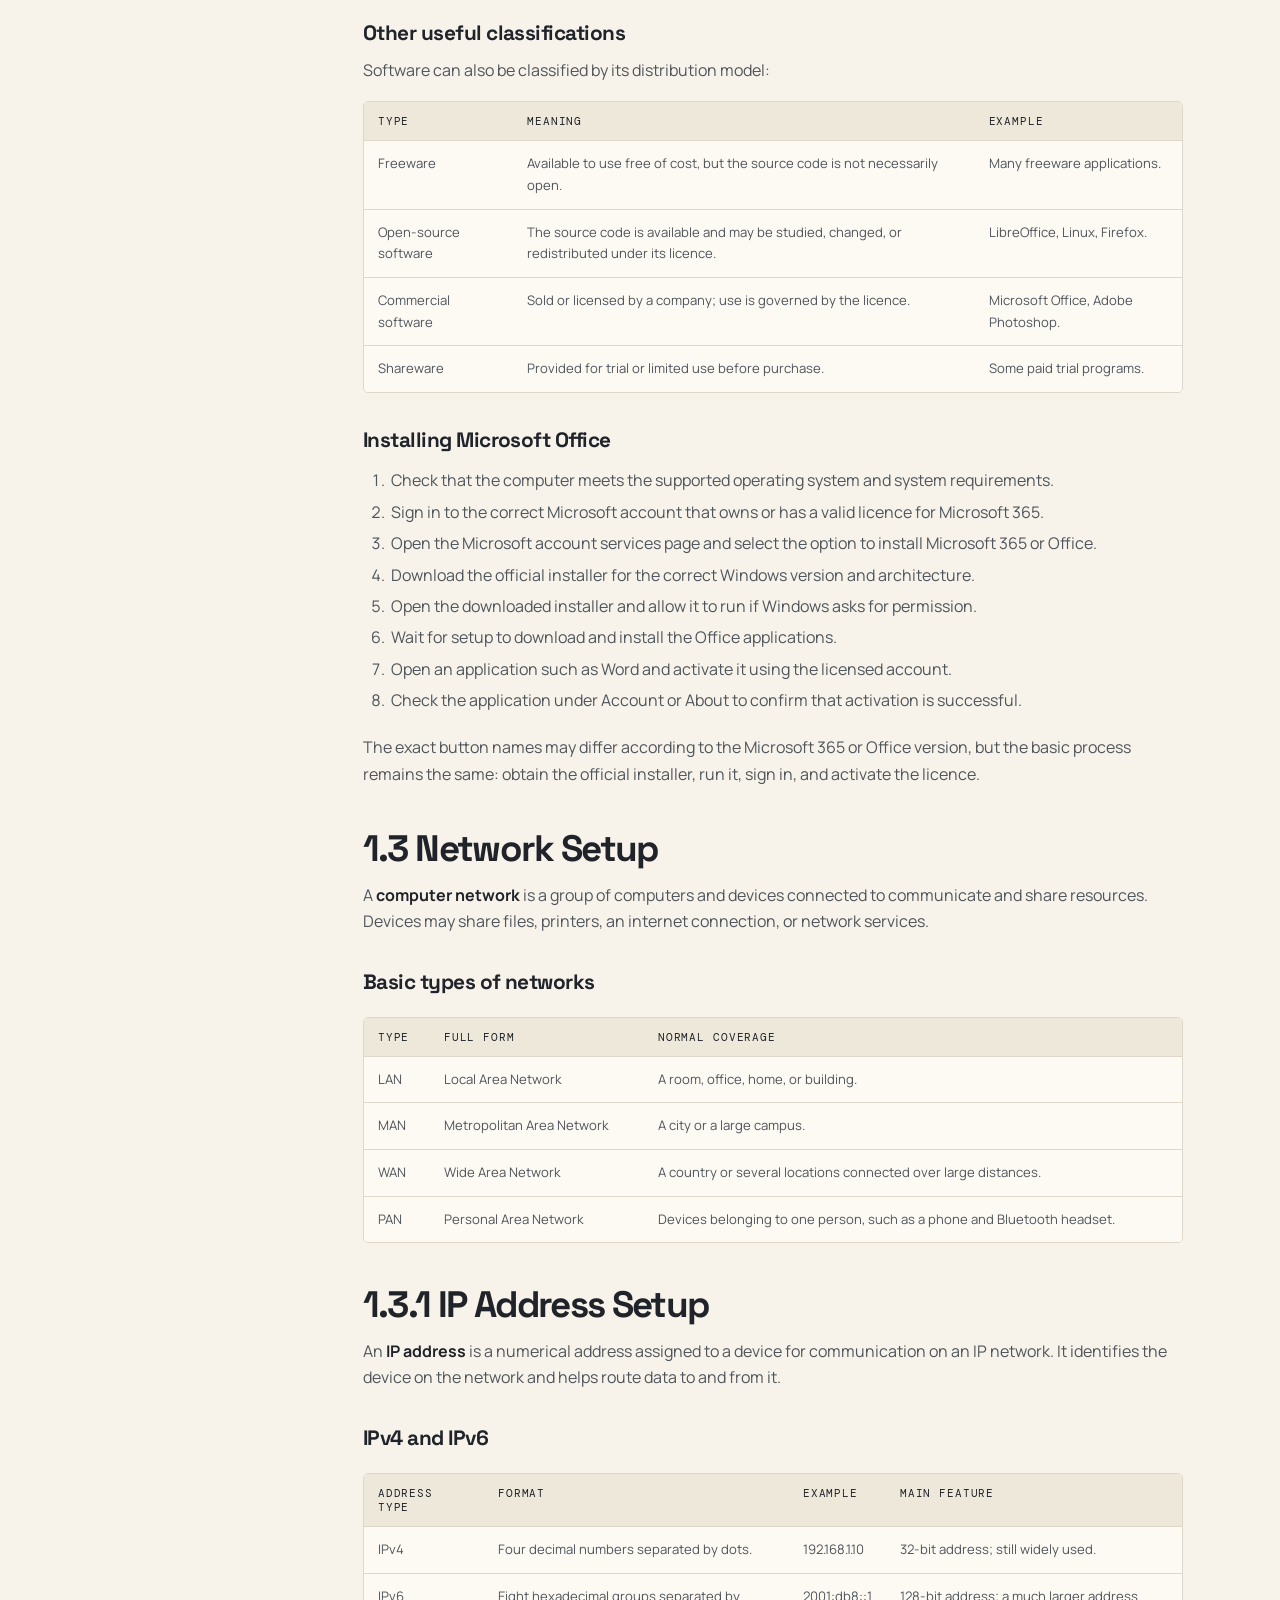
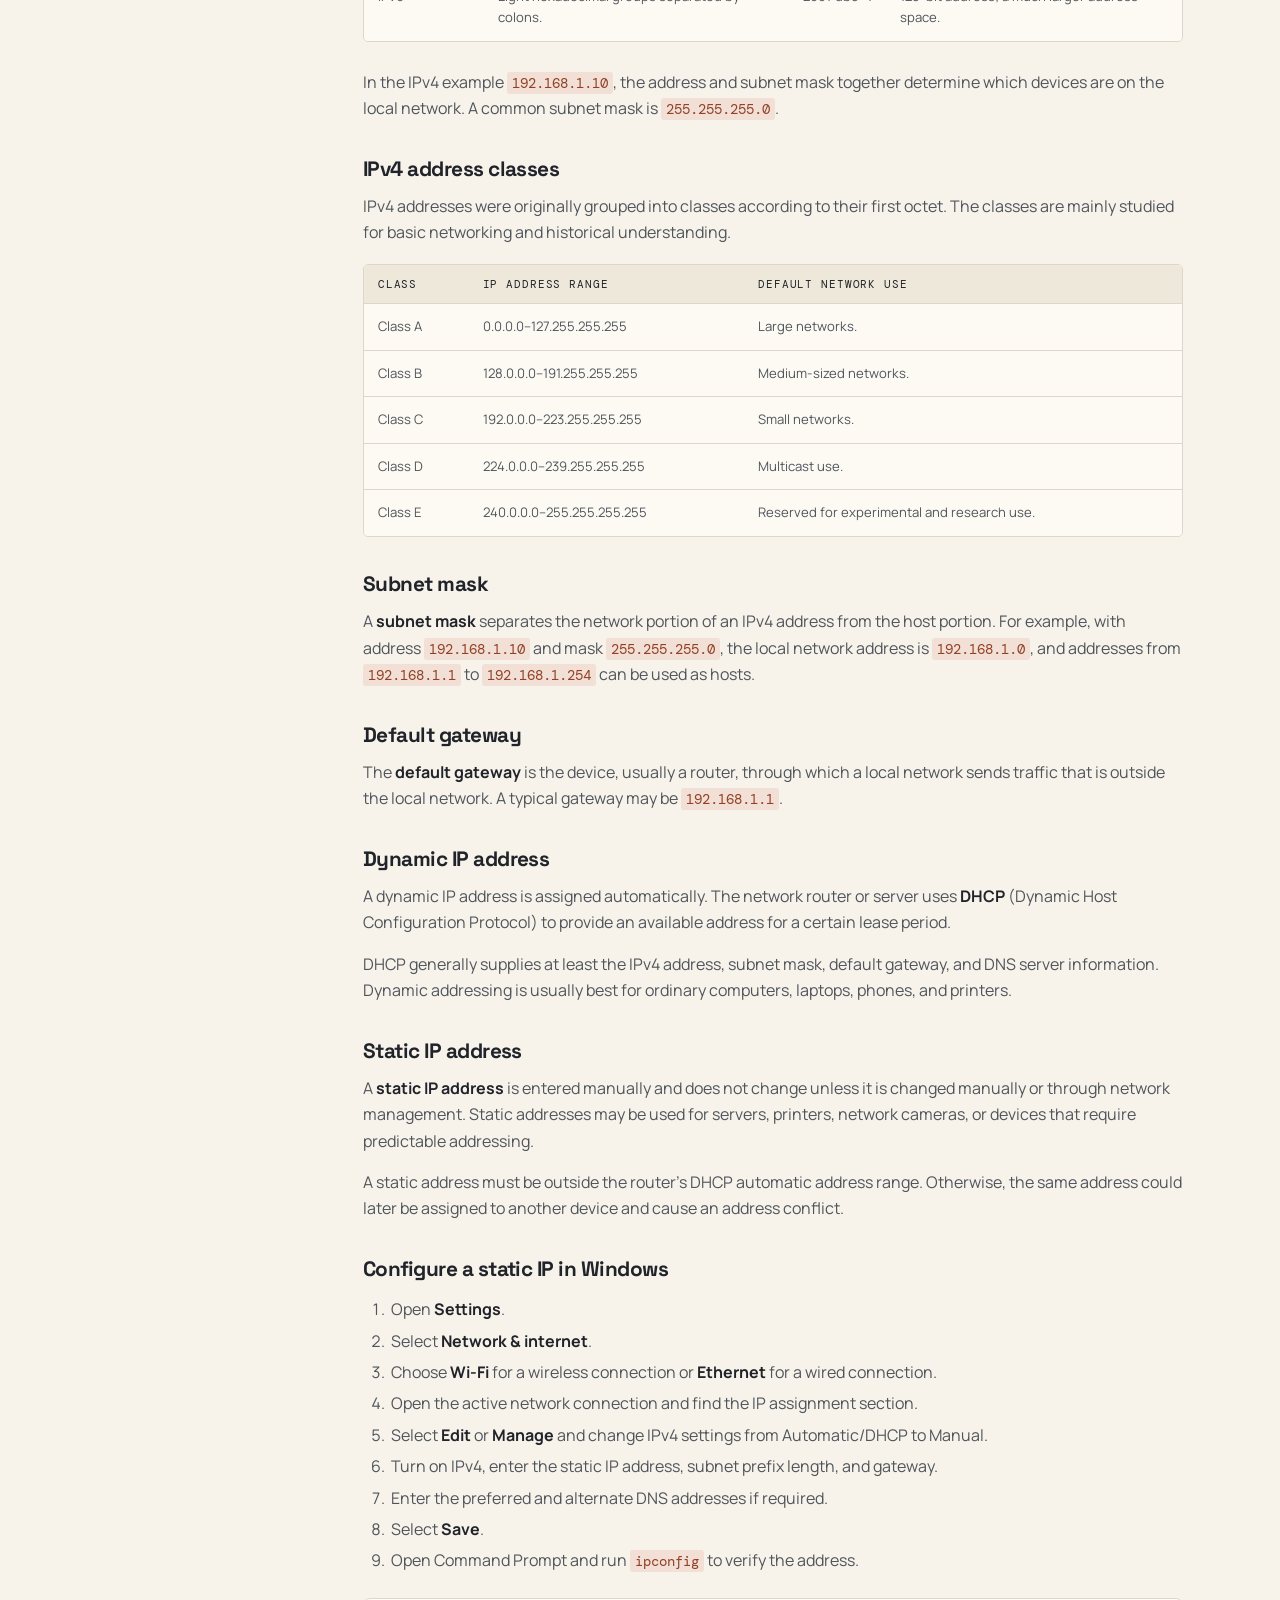
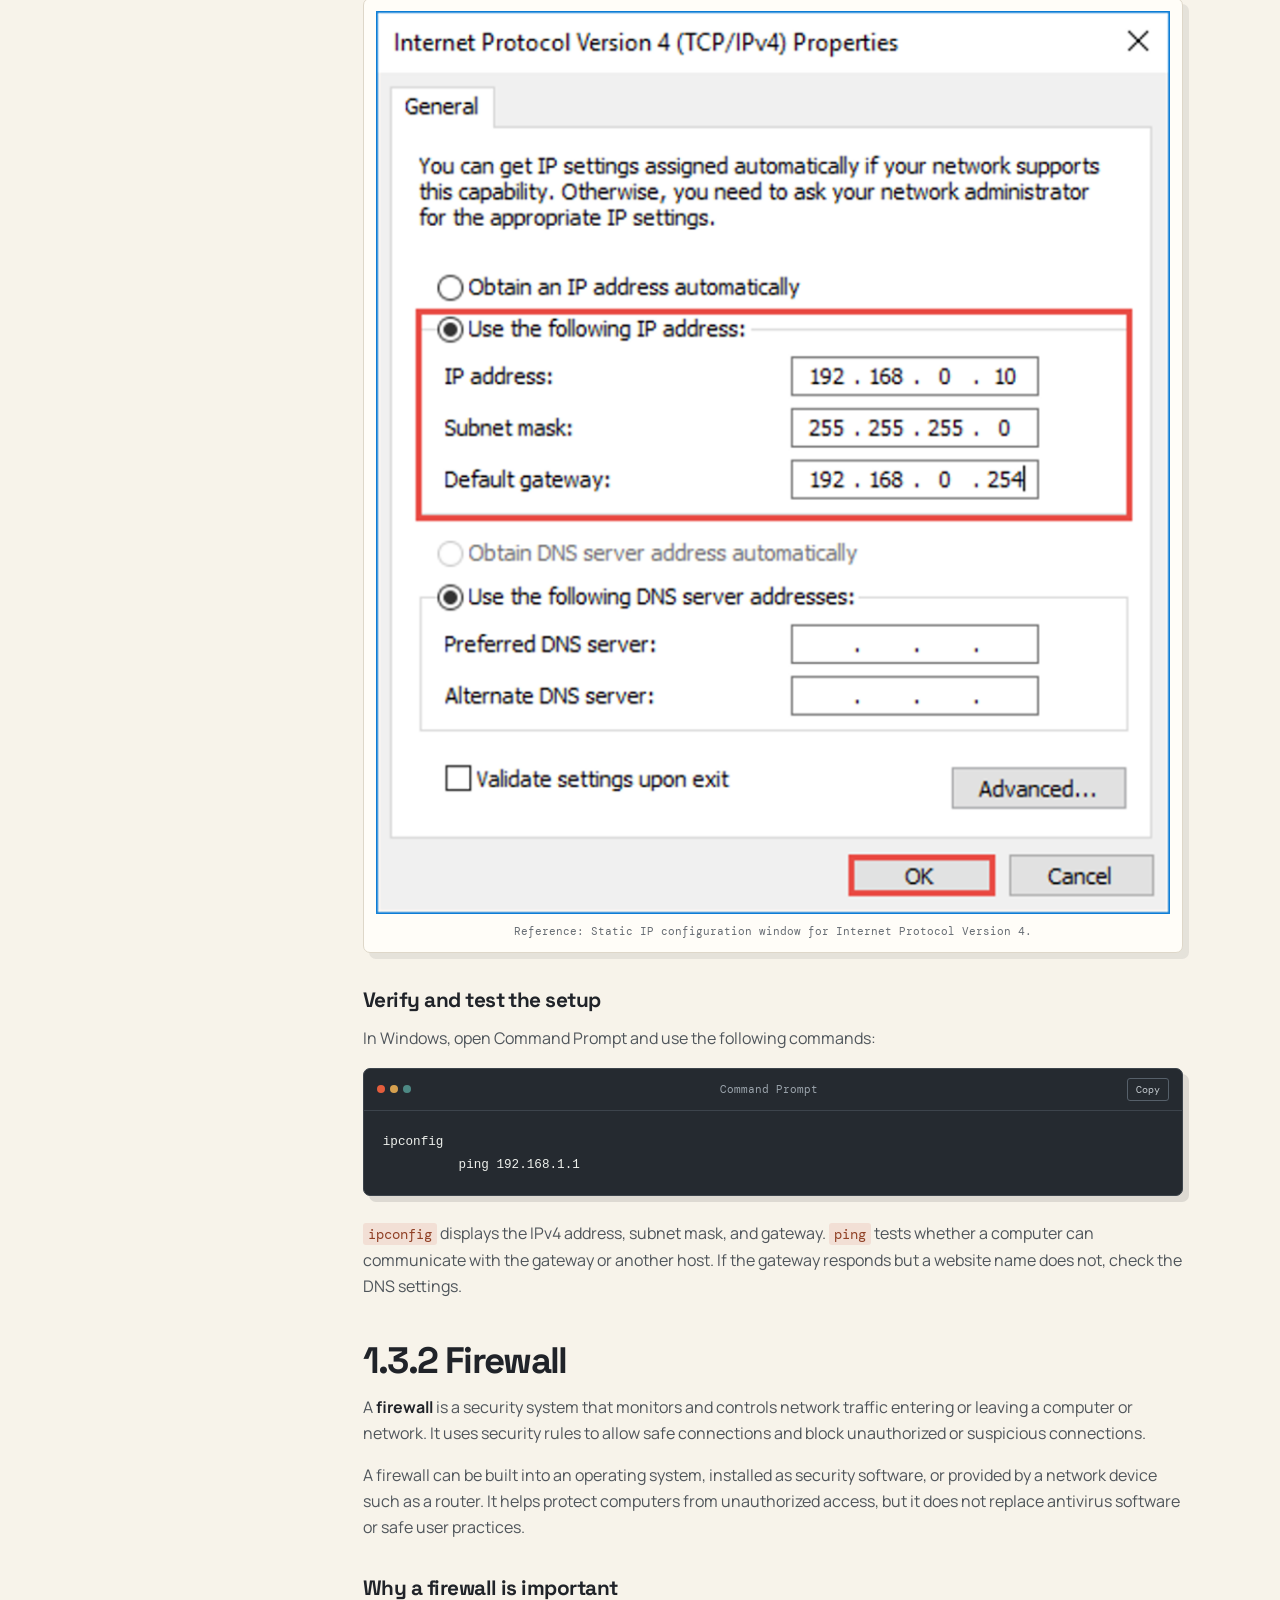
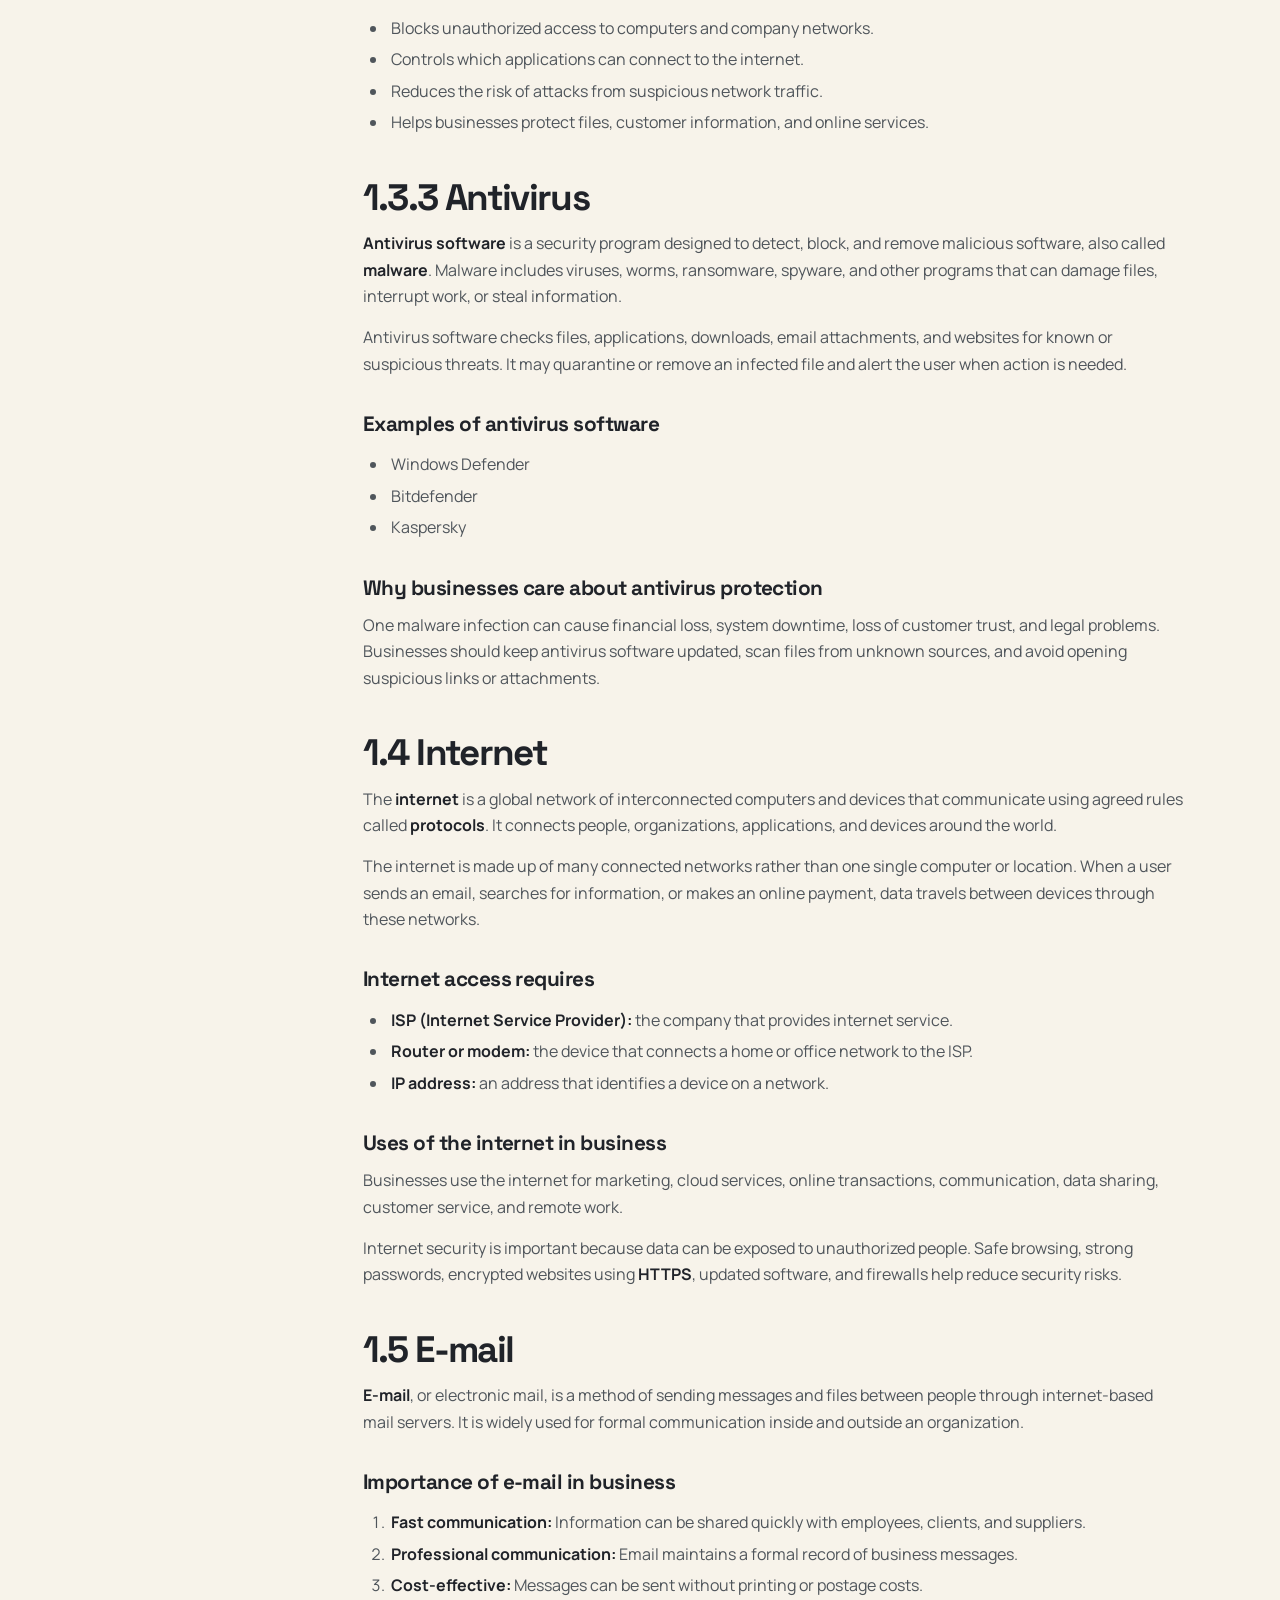
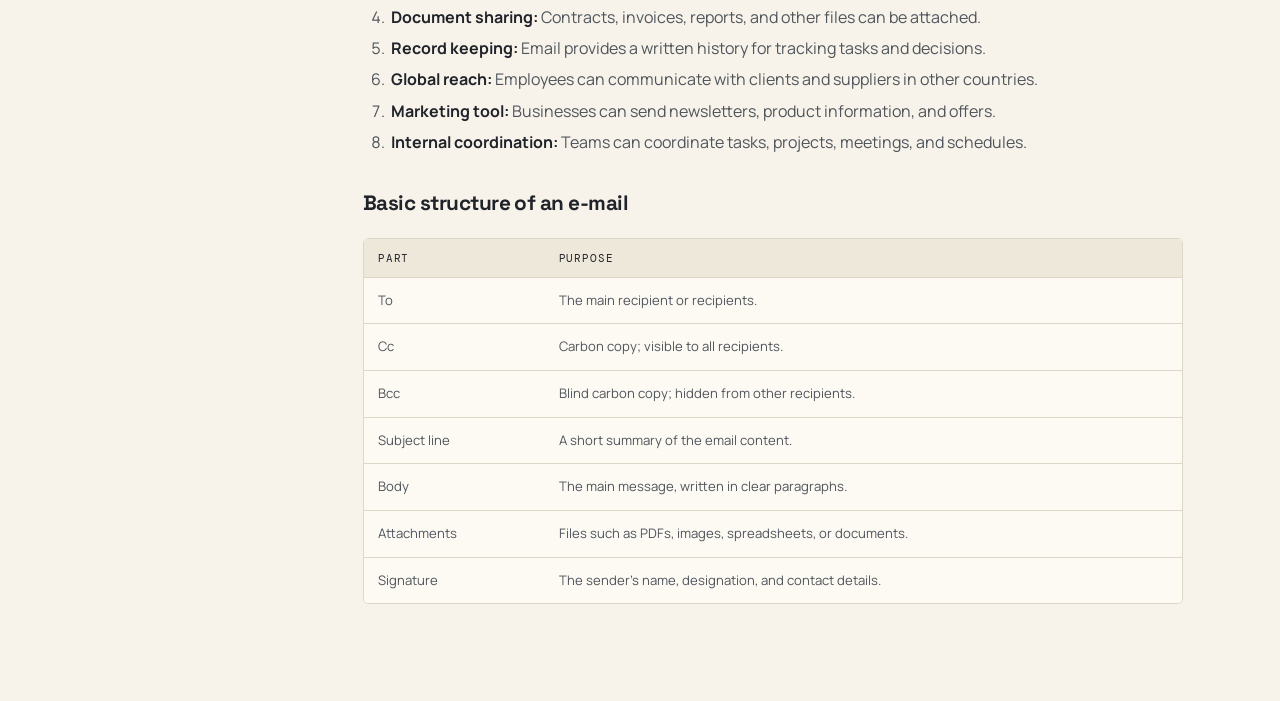
<file: software-skills/chapter1.html>
<!DOCTYPE html>
<html lang="en">
<head>
  <meta charset="UTF-8">
  <meta name="viewport" content="width=device-width, initial-scale=1.0">
  <meta name="description" content="Software Skills Chapter 1: software, networks, internet access, cybersecurity basics, and email communication.">
  <title>Chapter 1: Software Basics | Software Skills</title>
  <link rel="preconnect" href="https://fonts.googleapis.com">
  <link rel="preconnect" href="https://fonts.gstatic.com" crossorigin>
  <link href="https://fonts.googleapis.com/css2?family=DM+Mono:wght@400;500&family=Manrope:wght@400;500;600;700;800&family=Space+Grotesk:wght@500;600;700&display=swap" rel="stylesheet">
  <link rel="stylesheet" href="styles.css">
</head>
<body>
  <div class="app-shell">
    <header class="mobile-header">
      <button class="mobile-menu-toggle" id="mobile-menu-toggle" type="button" aria-label="Open navigation menu"><svg width="22" height="22" viewBox="0 0 24 24" fill="none" stroke="currentColor" stroke-width="2"><path d="M4 6h16M4 12h16M4 18h16"/></svg></button>
      <a class="mobile-brand" href="index.html"><span class="brand-mark">S</span><strong>Software Skills</strong></a>
    </header>
    <div class="sidebar-backdrop" id="sidebar-backdrop"></div>
    <aside class="sidebar" id="sidebar">
      <div class="sidebar-header">
        <a class="brand" href="index.html"><span class="brand-mark">S</span><span class="brand-text"><strong>Software Skills</strong><small>Practicum notes</small></span></a>
        <button class="sidebar-toggle" id="sidebar-toggle" type="button" aria-label="Fold / Expand sidebar" title="Fold / Expand sidebar"><svg width="18" height="18" viewBox="0 0 24 24" fill="none" stroke="currentColor" stroke-width="2"><rect width="18" height="18" x="3" y="3" rx="2"/><path d="M9 3v18"/><path d="m14 9-3 3 3 3"/></svg></button>
      </div>
      <p class="side-kicker">Course map / 4 chapters</p>
      <nav class="unit-nav" aria-label="Software Skills chapters">
        <a class="unit-link" href="chapter1.html" data-title="01: Software basics"><span class="unit-number">01</span><span class="unit-name">Software basics</span></a>
        <a class="unit-link" href="chapter2.html" data-title="02: Computer security"><span class="unit-number">02</span><span class="unit-name">Computer security</span></a>
        <a class="unit-link" href="chapter3.html" data-title="03: Internet &amp; browsing"><span class="unit-number">03</span><span class="unit-name">Internet &amp; browsing</span></a>
        <a class="unit-link" href="chapter4.html" data-title="04: Office &amp; communication"><span class="unit-number">04</span><span class="unit-name">Office &amp; communication</span></a>
      </nav>
      <div class="sidebar-footer">Software Skill Practicum<span>Unit 1 / 1.1–1.5</span></div>
    </aside>

    <main class="main" id="notes-content">
      <div class="topline"><span><span class="crumb">Software Skills</span> / Chapter 01</span><span class="status">Unit 1 notes</span></div>
      <div class="content">
        <header class="hero">
          <div><p class="eyebrow">Chapter 01 / Introduction</p><h1>Software basics</h1><p class="hero-copy">Understand software, network setup, basic security, internet access, and email communication used in business.</p></div>
          <div class="unit-stamp"><strong>1.1–1.5</strong><span>Software, networking, and communication foundations.</span><small>SOFTWARE SKILLS</small></div>
        </header>

        <div class="reading-tools">
          <p class="section-label">On this page</p>
          <label class="search"><svg width="15" height="15" viewBox="0 0 24 24" fill="none" stroke="currentColor" stroke-width="2"><circle cx="11" cy="11" r="7"/><path d="m20 20-4-4"/></svg><input id="topic-search" type="search" placeholder="Filter sections" aria-label="Filter sections"></label>
        </div>

        <article class="notes-body">
          <div class="topic-index">
            <a class="topic-card" href="#what-is-software"><h3>1.1 What is software?</h3><p>Definition, hardware relationship, features, and examples.</p></a>
            <a class="topic-card" href="#types-of-software"><h3>1.2 Types of software</h3><p>System, application, utility, and general software categories.</p></a>
            <a class="topic-card" href="#network-setup"><h3>1.3 Network setup</h3><p>Basic LAN setup and Microsoft Office installation.</p></a>
            <a class="topic-card" href="#ip-address"><h3>1.3.1 IP address setup</h3><p>IP addresses, DHCP, static addresses, IPv4 and IPv6.</p></a>
            <a class="topic-card" href="#firewall"><h3>1.3.2 Firewall</h3><p>How a firewall controls network traffic.</p></a>
            <a class="topic-card" href="#antivirus"><h3>1.3.3 Antivirus</h3><p>How antivirus software protects computers from malware.</p></a>
            <a class="topic-card" href="#internet"><h3>1.4 Internet</h3><p>Internet access, business uses, and safe browsing.</p></a>
            <a class="topic-card" href="#email"><h3>1.5 E-mail</h3><p>Uses, structure, and professional email communication.</p></a>
          </div>
          <p class="empty-state" id="empty-state">No section matches that search.</p>

          <h2 id="what-is-software">1.1 What is Software?</h2>
          <p><strong>Software</strong> is a collection of programs and data that gives instructions to computer hardware. Hardware is the physical part of a computer, such as the keyboard, monitor, processor, and memory. Hardware cannot decide what to do by itself; it needs software to control and coordinate its operations.</p>
          <p>For example, in a word-processing program, software takes text entered by the keyboard, stores it in memory, processes it, and displays it on the monitor. The keyboard and monitor are hardware, while Microsoft Word or LibreOffice Writer is software.</p>

          <h3>Difference between hardware and software</h3>
          <div class="table-wrap"><table><thead><tr><th>Hardware</th><th>Software</th></tr></thead><tbody>
            <tr><td>Physical and visible component of a computer.</td><td>A set of instructions and data that runs on hardware.</td></tr>
            <tr><td>Can be touched and replaced.</td><td>Usually cannot be touched physically.</td></tr>
            <tr><td>Examples: monitor, mouse, RAM, hard disk.</td><td>Examples: operating system, browser, calculator.</td></tr>
            <tr><td>Designed and manufactured.</td><td>Developed, written, and updated by programmers.</td></tr>
            <tr><td>Does not depend on software instructions.</td><td>Cannot operate without compatible hardware.</td></tr>
          </tbody></table></div>

          <h3>Important features of software</h3>
          <ul>
            <li><strong>It provides instructions:</strong> Software tells the hardware what task to perform and in what order.</li>
            <li><strong>It is non-physical:</strong> It exists as files, code, and data, although it is stored on a physical disk or memory.</li>
            <li><strong>It can be developed and updated:</strong> A software program can receive improvements, bug fixes, and security updates.</li>
            <li><strong>It can be copied or installed:</strong> The same software package can be installed on different compatible computers.</li>
            <li><strong>It must be compatible:</strong> Software must support the computer's operating system and hardware architecture.</li>
            <li><strong>It depends on hardware:</strong> Software runs correctly only when the required processor, memory, storage, and devices are available.</li>
          </ul>

          <div class="callout"><strong>Simple definition for a question</strong>Software is a set of instructions and programs that control computer hardware to perform useful work.</div>

          <h2 id="types-of-software">1.2 Types of Software</h2>
          <p>Software is commonly divided into <strong>system software</strong>, <strong>application software</strong>, and <strong>utility software</strong>. These categories describe the main purpose of the software.</p>

          <h3>1. System software</h3>
          <p>System software manages and controls computer hardware. It provides a platform on which application software can run. The most important example is the <strong>operating system (OS)</strong>.</p>
          <p>Examples include Windows, Linux, macOS, Android, and iOS. An operating system manages the processor, memory, files, input and output devices, connected hardware, and running applications.</p>
          <p>System software does not normally perform a specific end-user task. It provides the environment needed for tasks such as document writing, web browsing, or video editing.</p>

          <h3>2. Application software</h3>
          <p>Application software is designed for a particular user task. It uses the services of the operating system but provides a direct benefit to the user.</p>
          <div class="table-wrap"><table><thead><tr><th>Application type</th><th>Examples</th><th>Purpose</th></tr></thead><tbody>
            <tr><td>Word processing</td><td>Microsoft Word, LibreOffice Writer</td><td>Create and edit documents.</td></tr>
            <tr><td>Spreadsheet</td><td>Microsoft Excel, LibreOffice Calc</td><td>Perform calculations and analyze data.</td></tr>
            <tr><td>Presentation</td><td>Microsoft PowerPoint, LibreOffice Impress</td><td>Create slides for presentations.</td></tr>
            <tr><td>Database</td><td>MySQL, Microsoft Access</td><td>Store and manage structured data.</td></tr>
            <tr><td>Web browser</td><td>Google Chrome, Mozilla Firefox</td><td>Open and interact with websites.</td></tr>
            <tr><td>Graphic or video editor</td><td>Photoshop, Canva, Adobe Premiere</td><td>Edit images and videos.</td></tr>
            <tr><td>Communication</td><td>Email clients, messaging applications</td><td>Exchange messages and information.</td></tr>
          </tbody></table></div>

          <h3>3. Utility software</h3>
          <p>Utility software helps maintain, secure, and manage a computer system. It supports the operating system and performs specialized tasks.</p>
          <ul>
            <li><strong>Antivirus software:</strong> detects and helps remove malware.</li>
            <li><strong>Backup software:</strong> creates copies of important files.</li>
            <li><strong>Disk cleanup tools:</strong> remove unnecessary temporary files.</li>
            <li><strong>Compression tools:</strong> reduce file size or create archives.</li>
            <li><strong>File-management tools:</strong> copy, move, rename, organize, and recover files.</li>
          </ul>

          <h3>Other useful classifications</h3>
          <p>Software can also be classified by its distribution model:</p>
          <div class="table-wrap"><table><thead><tr><th>Type</th><th>Meaning</th><th>Example</th></tr></thead><tbody>
            <tr><td>Freeware</td><td>Available to use free of cost, but the source code is not necessarily open.</td><td>Many freeware applications.</td></tr>
            <tr><td>Open-source software</td><td>The source code is available and may be studied, changed, or redistributed under its licence.</td><td>LibreOffice, Linux, Firefox.</td></tr>
            <tr><td>Commercial software</td><td>Sold or licensed by a company; use is governed by the licence.</td><td>Microsoft Office, Adobe Photoshop.</td></tr>
            <tr><td>Shareware</td><td>Provided for trial or limited use before purchase.</td><td>Some paid trial programs.</td></tr>
          </tbody></table></div>
          <h3>Installing Microsoft Office</h3>
          <ol>
            <li>Check that the computer meets the supported operating system and system requirements.</li>
            <li>Sign in to the correct Microsoft account that owns or has a valid licence for Microsoft 365.</li>
            <li>Open the Microsoft account services page and select the option to install Microsoft 365 or Office.</li>
            <li>Download the official installer for the correct Windows version and architecture.</li>
            <li>Open the downloaded installer and allow it to run if Windows asks for permission.</li>
            <li>Wait for setup to download and install the Office applications.</li>
            <li>Open an application such as Word and activate it using the licensed account.</li>
            <li>Check the application under Account or About to confirm that activation is successful.</li>
          </ol>
          <p>The exact button names may differ according to the Microsoft 365 or Office version, but the basic process remains the same: obtain the official installer, run it, sign in, and activate the licence.</p>

          <h2 id="network-setup">1.3 Network Setup</h2>
          <p>A <strong>computer network</strong> is a group of computers and devices connected to communicate and share resources. Devices may share files, printers, an internet connection, or network services.</p>

          <h3>Basic types of networks</h3>
          <div class="table-wrap"><table><thead><tr><th>Type</th><th>Full form</th><th>Normal coverage</th></tr></thead><tbody>
            <tr><td>LAN</td><td>Local Area Network</td><td>A room, office, home, or building.</td></tr>
            <tr><td>MAN</td><td>Metropolitan Area Network</td><td>A city or a large campus.</td></tr>
            <tr><td>WAN</td><td>Wide Area Network</td><td>A country or several locations connected over large distances.</td></tr>
            <tr><td>PAN</td><td>Personal Area Network</td><td>Devices belonging to one person, such as a phone and Bluetooth headset.</td></tr>
          </tbody></table></div>

          <h2 id="ip-address">1.3.1 IP Address Setup</h2>
          <p>An <strong>IP address</strong> is a numerical address assigned to a device for communication on an IP network. It identifies the device on the network and helps route data to and from it.</p>

          <h3>IPv4 and IPv6</h3>
          <div class="table-wrap"><table><thead><tr><th>Address type</th><th>Format</th><th>Example</th><th>Main feature</th></tr></thead><tbody>
            <tr><td>IPv4</td><td>Four decimal numbers separated by dots.</td><td>192.168.1.10</td><td>32-bit address; still widely used.</td></tr>
            <tr><td>IPv6</td><td>Eight hexadecimal groups separated by colons.</td><td>2001:db8::1</td><td>128-bit address; a much larger address space.</td></tr>
          </tbody></table></div>
          <p>In the IPv4 example <code>192.168.1.10</code>, the address and subnet mask together determine which devices are on the local network. A common subnet mask is <code>255.255.255.0</code>.</p>

          <h3>IPv4 address classes</h3>
          <p>IPv4 addresses were originally grouped into classes according to their first octet. The classes are mainly studied for basic networking and historical understanding.</p>
          <div class="table-wrap"><table><thead><tr><th>Class</th><th>IP address range</th><th>Default network use</th></tr></thead><tbody>
            <tr><td>Class A</td><td>0.0.0.0–127.255.255.255</td><td>Large networks.</td></tr>
            <tr><td>Class B</td><td>128.0.0.0–191.255.255.255</td><td>Medium-sized networks.</td></tr>
            <tr><td>Class C</td><td>192.0.0.0–223.255.255.255</td><td>Small networks.</td></tr>
            <tr><td>Class D</td><td>224.0.0.0–239.255.255.255</td><td>Multicast use.</td></tr>
            <tr><td>Class E</td><td>240.0.0.0–255.255.255.255</td><td>Reserved for experimental and research use.</td></tr>
          </tbody></table></div>

          <h3>Subnet mask</h3>
          <p>A <strong>subnet mask</strong> separates the network portion of an IPv4 address from the host portion. For example, with address <code>192.168.1.10</code> and mask <code>255.255.255.0</code>, the local network address is <code>192.168.1.0</code>, and addresses from <code>192.168.1.1</code> to <code>192.168.1.254</code> can be used as hosts.</p>

          <h3>Default gateway</h3>
          <p>The <strong>default gateway</strong> is the device, usually a router, through which a local network sends traffic that is outside the local network. A typical gateway may be <code>192.168.1.1</code>.</p>

          <h3>Dynamic IP address</h3>
          <p>A dynamic IP address is assigned automatically. The network router or server uses <strong>DHCP</strong> (Dynamic Host Configuration Protocol) to provide an available address for a certain lease period.</p>
          <p>DHCP generally supplies at least the IPv4 address, subnet mask, default gateway, and DNS server information. Dynamic addressing is usually best for ordinary computers, laptops, phones, and printers.</p>

          <h3>Static IP address</h3>
          <p>A <strong>static IP address</strong> is entered manually and does not change unless it is changed manually or through network management. Static addresses may be used for servers, printers, network cameras, or devices that require predictable addressing.</p>
          <p>A static address must be outside the router's DHCP automatic address range. Otherwise, the same address could later be assigned to another device and cause an address conflict.</p>

          <h3>Configure a static IP in Windows</h3>
          <ol>
            <li>Open <strong>Settings</strong>.</li>
            <li>Select <strong>Network &amp; internet</strong>.</li>
            <li>Choose <strong>Wi-Fi</strong> for a wireless connection or <strong>Ethernet</strong> for a wired connection.</li>
            <li>Open the active network connection and find the IP assignment section.</li>
            <li>Select <strong>Edit</strong> or <strong>Manage</strong> and change IPv4 settings from Automatic/DHCP to Manual.</li>
            <li>Turn on IPv4, enter the static IP address, subnet prefix length, and gateway.</li>
            <li>Enter the preferred and alternate DNS addresses if required.</li>
            <li>Select <strong>Save</strong>.</li>
            <li>Open Command Prompt and run <code>ipconfig</code> to verify the address.</li>
          </ol>
          <figure class="diagram-card">
            <img src="images/static-ip-reference.png" alt="Windows Internet Protocol Version 4 Properties window showing static IP, subnet mask, and default gateway fields">
            <figcaption>Reference: Static IP configuration window for Internet Protocol Version 4.</figcaption>
          </figure>

          <h3>Verify and test the setup</h3>
          <p>In Windows, open Command Prompt and use the following commands:</p>
                    <div class="code-card"><div class="code-head"><span class="code-dots"><i></i><i></i><i></i></span><span>Command Prompt</span><button class="copy-code" type="button">Copy</button></div><pre><code>ipconfig
          ping 192.168.1.1</code></pre></div>
          <p><code>ipconfig</code> displays the IPv4 address, subnet mask, and gateway. <code>ping</code> tests whether a computer can communicate with the gateway or another host. If the gateway responds but a website name does not, check the DNS settings.</p>

          <h2 id="firewall">1.3.2 Firewall</h2>
          <p>A <strong>firewall</strong> is a security system that monitors and controls network traffic entering or leaving a computer or network. It uses security rules to allow safe connections and block unauthorized or suspicious connections.</p>
          <p>A firewall can be built into an operating system, installed as security software, or provided by a network device such as a router. It helps protect computers from unauthorized access, but it does not replace antivirus software or safe user practices.</p>

          <h3>Why a firewall is important</h3>
          <ul>
            <li>Blocks unauthorized access to computers and company networks.</li>
            <li>Controls which applications can connect to the internet.</li>
            <li>Reduces the risk of attacks from suspicious network traffic.</li>
            <li>Helps businesses protect files, customer information, and online services.</li>
          </ul>

          <h2 id="antivirus">1.3.3 Antivirus</h2>
          <p><strong>Antivirus software</strong> is a security program designed to detect, block, and remove malicious software, also called <strong>malware</strong>. Malware includes viruses, worms, ransomware, spyware, and other programs that can damage files, interrupt work, or steal information.</p>
          <p>Antivirus software checks files, applications, downloads, email attachments, and websites for known or suspicious threats. It may quarantine or remove an infected file and alert the user when action is needed.</p>

          <h3>Examples of antivirus software</h3>
          <ul>
            <li>Windows Defender</li>
            <li>Bitdefender</li>
            <li>Kaspersky</li>
          </ul>

          <h3>Why businesses care about antivirus protection</h3>
          <p>One malware infection can cause financial loss, system downtime, loss of customer trust, and legal problems. Businesses should keep antivirus software updated, scan files from unknown sources, and avoid opening suspicious links or attachments.</p>

          <h2 id="internet">1.4 Internet</h2>
          <p>The <strong>internet</strong> is a global network of interconnected computers and devices that communicate using agreed rules called <strong>protocols</strong>. It connects people, organizations, applications, and devices around the world.</p>
          <p>The internet is made up of many connected networks rather than one single computer or location. When a user sends an email, searches for information, or makes an online payment, data travels between devices through these networks.</p>

          <h3>Internet access requires</h3>
          <ul>
            <li><strong>ISP (Internet Service Provider):</strong> the company that provides internet service.</li>
            <li><strong>Router or modem:</strong> the device that connects a home or office network to the ISP.</li>
            <li><strong>IP address:</strong> an address that identifies a device on a network.</li>
          </ul>

          <h3>Uses of the internet in business</h3>
          <p>Businesses use the internet for marketing, cloud services, online transactions, communication, data sharing, customer service, and remote work.</p>
          <p>Internet security is important because data can be exposed to unauthorized people. Safe browsing, strong passwords, encrypted websites using <strong>HTTPS</strong>, updated software, and firewalls help reduce security risks.</p>

          <h2 id="email">1.5 E-mail</h2>
          <p><strong>E-mail</strong>, or electronic mail, is a method of sending messages and files between people through internet-based mail servers. It is widely used for formal communication inside and outside an organization.</p>

          <h3>Importance of e-mail in business</h3>
          <ol>
            <li><strong>Fast communication:</strong> Information can be shared quickly with employees, clients, and suppliers.</li>
            <li><strong>Professional communication:</strong> Email maintains a formal record of business messages.</li>
            <li><strong>Cost-effective:</strong> Messages can be sent without printing or postage costs.</li>
            <li><strong>Document sharing:</strong> Contracts, invoices, reports, and other files can be attached.</li>
            <li><strong>Record keeping:</strong> Email provides a written history for tracking tasks and decisions.</li>
            <li><strong>Global reach:</strong> Employees can communicate with clients and suppliers in other countries.</li>
            <li><strong>Marketing tool:</strong> Businesses can send newsletters, product information, and offers.</li>
            <li><strong>Internal coordination:</strong> Teams can coordinate tasks, projects, meetings, and schedules.</li>
          </ol>

          <h3>Basic structure of an e-mail</h3>
          <div class="table-wrap"><table><thead><tr><th>Part</th><th>Purpose</th></tr></thead><tbody>
            <tr><td>To</td><td>The main recipient or recipients.</td></tr>
            <tr><td>Cc</td><td>Carbon copy; visible to all recipients.</td></tr>
            <tr><td>Bcc</td><td>Blind carbon copy; hidden from other recipients.</td></tr>
            <tr><td>Subject line</td><td>A short summary of the email content.</td></tr>
            <tr><td>Body</td><td>The main message, written in clear paragraphs.</td></tr>
            <tr><td>Attachments</td><td>Files such as PDFs, images, spreadsheets, or documents.</td></tr>
            <tr><td>Signature</td><td>The sender's name, designation, and contact details.</td></tr>
          </tbody></table></div>
        </article>
      </div>
    </main>
  </div>
  <script src="app.js"></script>
</body>
</html>
</file>
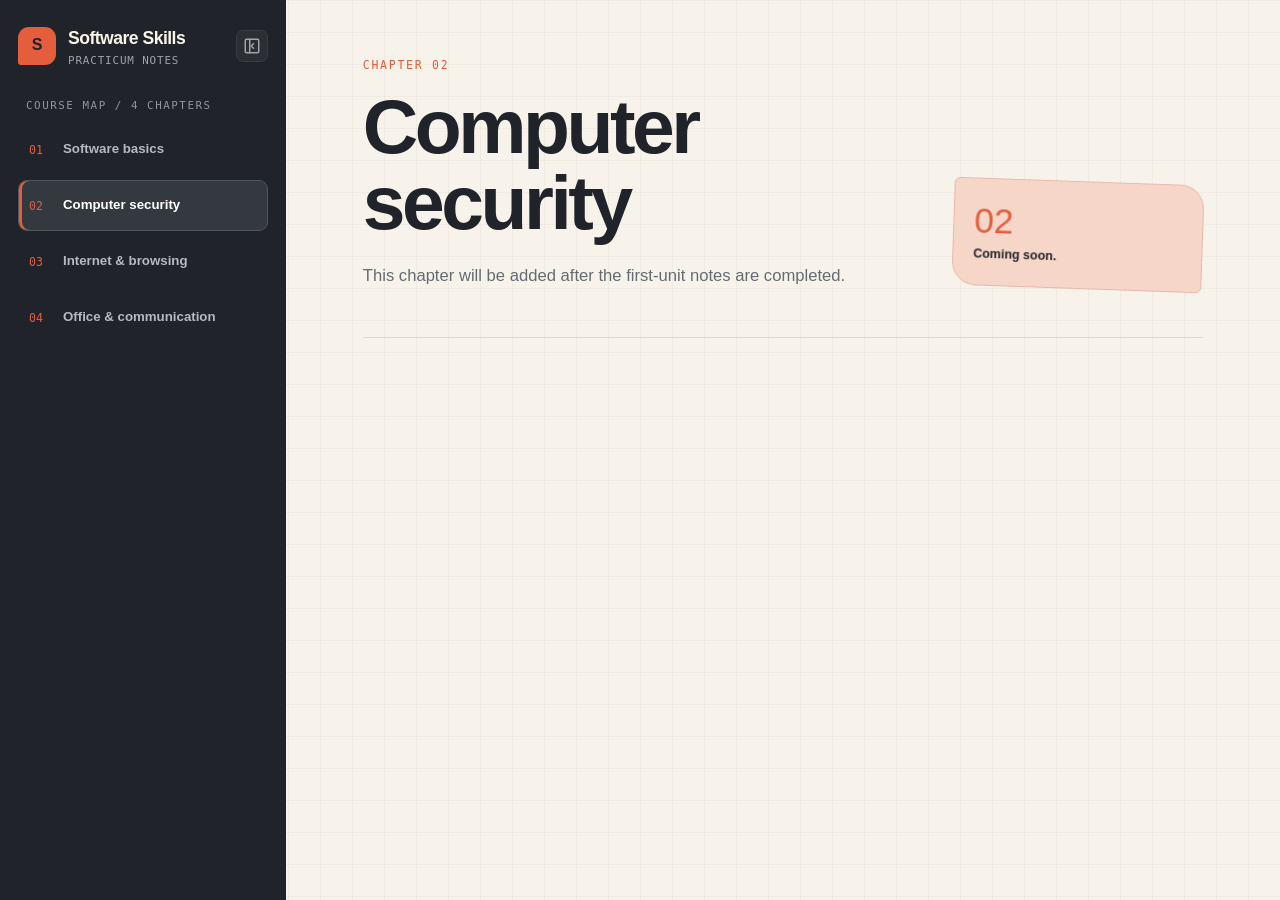
<file: software-skills/chapter2.html>
<!DOCTYPE html>
<html lang="en">
<head>
  <meta charset="UTF-8"><meta name="viewport" content="width=device-width, initial-scale=1.0">
  <title>Chapter 2 | Software Skills</title>
  <link rel="stylesheet" href="styles.css">
</head>
<body>
  <div class="app-shell"><aside class="sidebar" id="sidebar">
    <div class="sidebar-header"><a class="brand" href="index.html"><span class="brand-mark">S</span><span class="brand-text"><strong>Software Skills</strong><small>Practicum notes</small></span></a></div>
    <p class="side-kicker">Course map / 4 chapters</p>
    <nav class="unit-nav" aria-label="Software Skills chapters">
      <a class="unit-link" href="chapter1.html"><span class="unit-number">01</span><span class="unit-name">Software basics</span></a>
      <a class="unit-link" href="chapter2.html"><span class="unit-number">02</span><span class="unit-name">Computer security</span></a>
      <a class="unit-link" href="chapter3.html"><span class="unit-number">03</span><span class="unit-name">Internet &amp; browsing</span></a>
      <a class="unit-link" href="chapter4.html"><span class="unit-number">04</span><span class="unit-name">Office &amp; communication</span></a>
    </nav>
  </aside><main class="main"><div class="content">
    <header class="hero"><div><p class="eyebrow">Chapter 02</p><h1>Computer security</h1><p class="hero-copy">This chapter will be added after the first-unit notes are completed.</p></div><div class="unit-stamp"><strong>02</strong><span>Coming soon.</span></div></header>
  </div></main></div>
  <script src="app.js"></script>
</body>
</html>
</file>
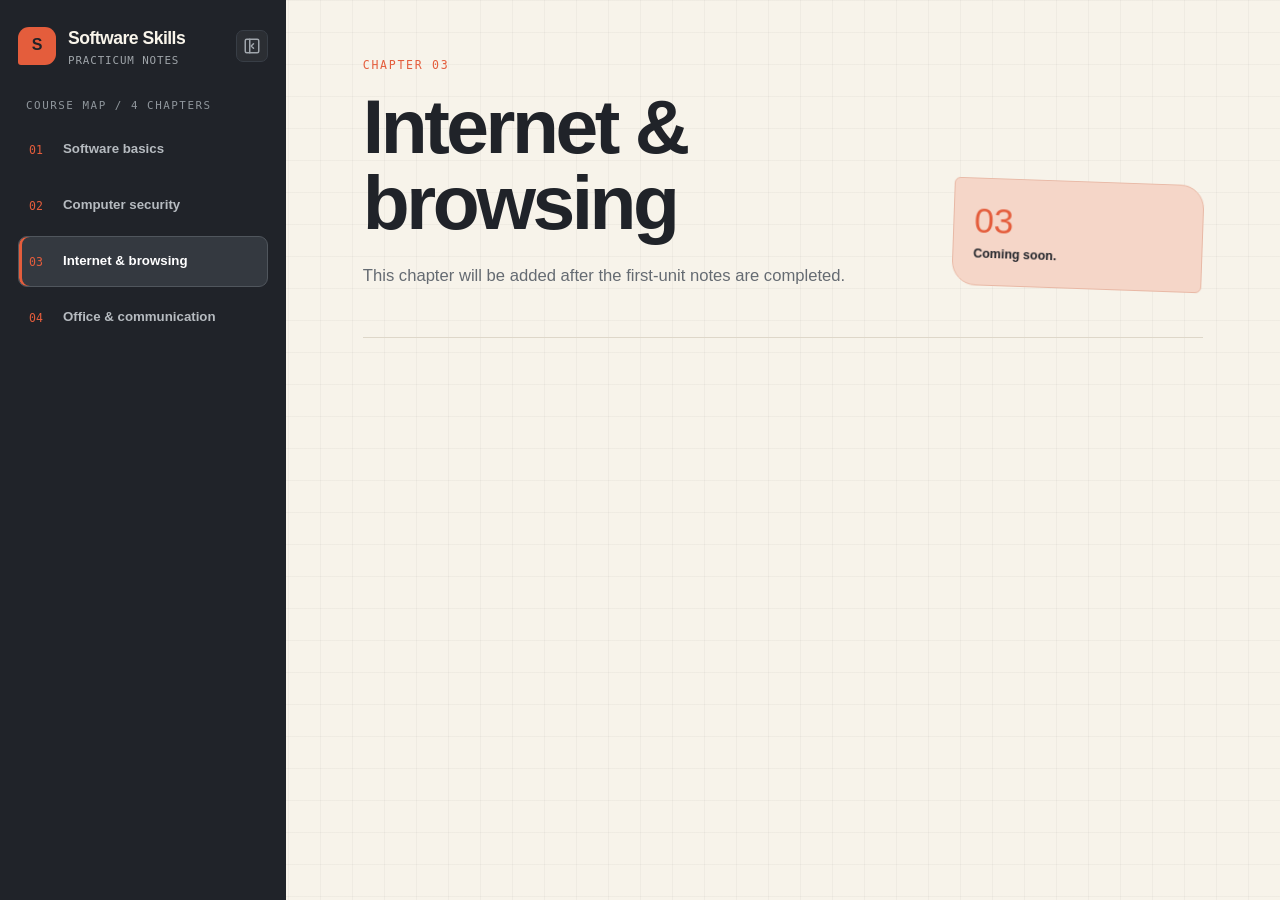
<file: software-skills/chapter3.html>
<!DOCTYPE html>
<html lang="en">
<head>
  <meta charset="UTF-8"><meta name="viewport" content="width=device-width, initial-scale=1.0">
  <title>Chapter 3 | Software Skills</title>
  <link rel="stylesheet" href="styles.css">
</head>
<body>
  <div class="app-shell"><aside class="sidebar" id="sidebar">
    <div class="sidebar-header"><a class="brand" href="index.html"><span class="brand-mark">S</span><span class="brand-text"><strong>Software Skills</strong><small>Practicum notes</small></span></a></div>
    <p class="side-kicker">Course map / 4 chapters</p>
    <nav class="unit-nav" aria-label="Software Skills chapters">
      <a class="unit-link" href="chapter1.html"><span class="unit-number">01</span><span class="unit-name">Software basics</span></a>
      <a class="unit-link" href="chapter2.html"><span class="unit-number">02</span><span class="unit-name">Computer security</span></a>
      <a class="unit-link" href="chapter3.html"><span class="unit-number">03</span><span class="unit-name">Internet &amp; browsing</span></a>
      <a class="unit-link" href="chapter4.html"><span class="unit-number">04</span><span class="unit-name">Office &amp; communication</span></a>
    </nav>
  </aside><main class="main"><div class="content">
    <header class="hero"><div><p class="eyebrow">Chapter 03</p><h1>Internet &amp; browsing</h1><p class="hero-copy">This chapter will be added after the first-unit notes are completed.</p></div><div class="unit-stamp"><strong>03</strong><span>Coming soon.</span></div></header>
  </div></main></div>
  <script src="app.js"></script>
</body>
</html>
</file>
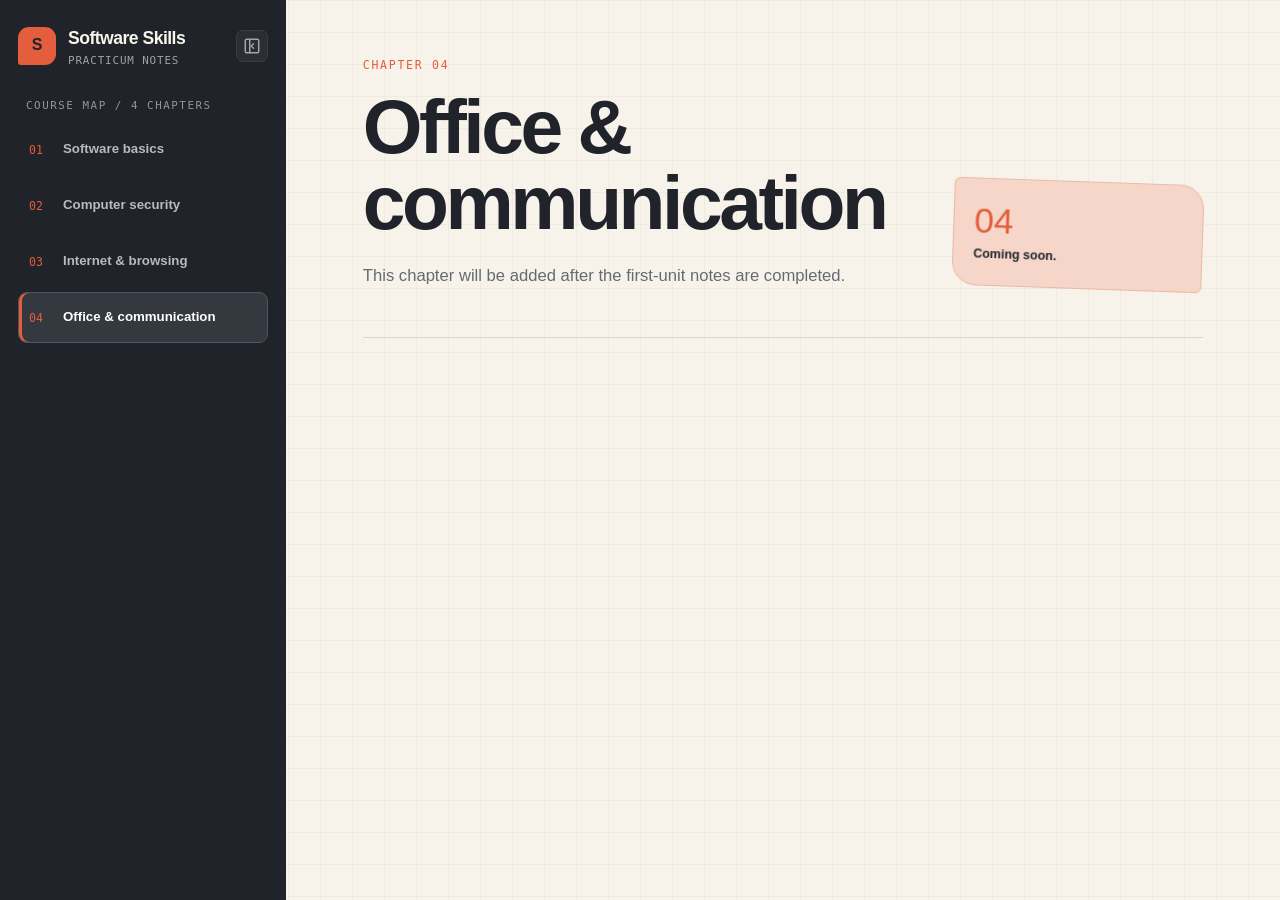
<file: software-skills/chapter4.html>
<!DOCTYPE html>
<html lang="en">
<head>
  <meta charset="UTF-8"><meta name="viewport" content="width=device-width, initial-scale=1.0">
  <title>Chapter 4 | Software Skills</title>
  <link rel="stylesheet" href="styles.css">
</head>
<body>
  <div class="app-shell"><aside class="sidebar" id="sidebar"><div class="sidebar-header"><a class="brand" href="index.html"><span class="brand-mark">S</span><span class="brand-text"><strong>Software Skills</strong><small>Practicum notes</small></span></a></div>
    <p class="side-kicker">Course map / 4 chapters</p>
    <nav class="unit-nav" aria-label="Software Skills chapters">
      <a class="unit-link" href="chapter1.html"><span class="unit-number">01</span><span class="unit-name">Software basics</span></a>
      <a class="unit-link" href="chapter2.html"><span class="unit-number">02</span><span class="unit-name">Computer security</span></a>
      <a class="unit-link" href="chapter3.html"><span class="unit-number">03</span><span class="unit-name">Internet &amp; browsing</span></a>
      <a class="unit-link" href="chapter4.html"><span class="unit-number">04</span><span class="unit-name">Office &amp; communication</span></a>
    </nav>
  </aside><main class="main"><div class="content">
    <header class="hero"><div><p class="eyebrow">Chapter 04</p><h1>Office &amp; communication</h1><p class="hero-copy">This chapter will be added after the first-unit notes are completed.</p></div><div class="unit-stamp"><strong>04</strong><span>Coming soon.</span></div></header>
  </div></main></div>
  <script src="app.js"></script>
</body>
</html>
</file>
<file: lamp/style.css>
:root {
  --paper: #F5F3EC;
  --card: #FFFFFF;
  --ink: #181A2E;
  --muted: rgba(245, 243, 236, 0.65);
  --pen: #2742E8;
  --red: #E8402A;
  --hi: #FFD43B;
  --bg: #0d0f18;
  --grid: rgba(245, 243, 236, 0.06);
  --disp: "Anton", sans-serif;
  --body: "Hanken Grotesk", sans-serif;
  --hand: "Caveat", cursive;
  --mono: "JetBrains Mono", monospace;
  --shadow: 5px 5px 0 var(--ink);
  --shadow-sm: 3px 3px 0 var(--ink);
}

* {
  box-sizing: border-box;
  margin: 0;
  padding: 0;
}

html,
body {
  height: 100%;
  overflow: hidden;
  background: var(--bg);
  color: var(--paper);
  font-family: var(--body);
}

body::before {
  content: "";
  position: fixed;
  inset: 0;
  z-index: 0;
  background-image: radial-gradient(rgba(245, 243, 236, 0.08) 1.2px, transparent 1.2px);
  background-size: 26px 26px;
  pointer-events: none;
}

[hidden] {
  display: none !important;
}

.scene {
  position: fixed;
  inset: 0;
  display: flex;
  flex-direction: column;
  align-items: center;
  justify-content: flex-end;
  padding: 0 16px 12vh;
  text-align: center;
  pointer-events: none;
  z-index: 1;
}

.scene .time {
  font: 700 12px/1 var(--mono);
  letter-spacing: 0.16em;
  color: var(--hi);
  margin-bottom: 18px;
  background: var(--ink);
  padding: 4px 12px;
  border-radius: 6px;
  border: 1.5px solid var(--paper);
}

.scene h1 {
  font-family: var(--disp);
  font-weight: 400;
  text-transform: uppercase;
  font-size: clamp(40px, 7.5vw, 92px);
  letter-spacing: 0.01em;
  line-height: 0.98;
  color: var(--paper);
}

.scene h1 em {
  font-style: normal;
  color: var(--hi);
  border-bottom: 3px solid var(--red);
}

.scene p {
  margin-top: 18px;
  font-family: var(--body);
  font-size: 1.05rem;
  color: rgba(245, 243, 236, 0.75);
  max-width: 56ch;
}

canvas {
  position: fixed;
  inset: 0;
  width: 100%;
  height: 100%;
  display: block;
  z-index: 0;
}

.hud {
  position: fixed;
  inset: 0;
  pointer-events: none;
  font-family: var(--mono);
  color: var(--paper);
  z-index: 2;
}

.hud > * {
  position: absolute;
  pointer-events: auto;
}

.tl {
  top: 20px;
  left: 20px;
  letter-spacing: 0.04em;
  line-height: 1.7;
  font-size: 0.82rem;
  background: var(--ink);
  padding: 10px 16px;
  border-radius: 10px;
  border: 2px solid var(--paper);
  box-shadow: 3px 3px 0 rgba(0, 0, 0, 0.5);
}

.tl a {
  color: var(--hi);
  font-weight: 700;
  text-decoration: none;
  border-bottom: 1.5px dashed var(--hi);
}

.tl a:hover {
  color: #fff;
  border-bottom-style: solid;
}

.tl b {
  font-weight: 700;
  color: var(--paper);
}

.tr {
  top: 18px;
  right: 18px;
  background: var(--ink);
  border: 2px solid var(--paper);
  border-radius: 9px;
  color: var(--paper);
  font-family: var(--mono);
  font-size: 0.82rem;
  font-weight: 700;
  padding: 8px 14px;
  cursor: pointer;
  box-shadow: 3px 3px 0 rgba(0, 0, 0, 0.5);
  transition: transform 0.15s, box-shadow 0.15s;
}

.tr:hover {
  transform: translate(1px, 1px);
  box-shadow: 2px 2px 0 rgba(0, 0, 0, 0.5);
  background: var(--pen);
}

.hint {
  left: 0;
  right: 0;
  bottom: 22px;
  text-align: center;
  pointer-events: none;
  padding: 0 16px;
  font-family: var(--hand);
  font-size: 1.45rem;
  color: var(--hi);
  letter-spacing: 0.02em;
}

.reset {
  left: 50%;
  bottom: 60px;
  transform: translateX(-50%);
  background: var(--red);
  color: #ffffff;
  border: 2px solid var(--ink);
  border-radius: 10px;
  font-family: var(--body);
  font-weight: 800;
  font-size: 0.95rem;
  padding: 12px 22px;
  cursor: pointer;
  box-shadow: 4px 4px 0 var(--ink);
  animation: rise 0.4s cubic-bezier(0.2, 0.9, 0.3, 1.2);
  transition: transform 0.15s ease, background 0.15s ease;
}

.reset:hover {
  background: #ff523b;
  transform: translateX(-50%) translateY(-2px);
}

@keyframes rise {
  from {
    opacity: 0;
    transform: translate(-50%, 12px);
  }
}

/* Wall Switch */
.switch {
  right: max(24px, 8vw);
  top: 50%;
  transform: translateY(-50%);
  width: 76px;
  height: 124px;
  border-radius: 12px;
  background: linear-gradient(160deg, #1e202e, #141520 60%, #0c0d15);
  border: 2px solid var(--paper);
  box-shadow:
    inset 0 1px 0 rgba(255, 255, 255, 0.15),
    0 8px 24px rgba(0, 0, 0, 0.6);
  cursor: pointer;
  outline: none;
}

.switch:focus-visible {
  outline: 3px solid var(--pen);
  outline-offset: 3px;
}

.switch.knock {
  animation: knock 0.32s cubic-bezier(0.3, 0.7, 0.4, 1);
}

@keyframes knock {
  0% {
    transform: translateY(-50%) translate(var(--kx, 0), var(--ky, 0)) rotate(var(--kr, 0deg));
  }
  100% {
    transform: translateY(-50%);
  }
}

.screw {
  position: absolute;
  left: 50%;
  width: 8px;
  height: 8px;
  margin-left: -4px;
  border-radius: 50%;
  background: radial-gradient(circle at 35% 35%, #8b8d96, #2d2f3b 70%);
}

.screw::after {
  content: "";
  position: absolute;
  left: 1px;
  right: 1px;
  top: 3.5px;
  height: 1px;
  background: rgba(0, 0, 0, 0.8);
  transform: rotate(35deg);
}

.screw.t {
  top: 9px;
}

.screw.b {
  bottom: 9px;
}

.slot {
  position: absolute;
  left: 50%;
  top: 50%;
  width: 26px;
  height: 52px;
  margin: -26px 0 0 -13px;
  border-radius: 5px;
  background: linear-gradient(#08090f, #12131d);
  box-shadow: inset 0 2px 5px rgba(0, 0, 0, 0.9);
  perspective: 120px;
}

.lever {
  position: absolute;
  left: 3px;
  right: 3px;
  top: 3px;
  bottom: 3px;
  border-radius: 3px;
  transition: transform 0.14s cubic-bezier(0.3, 1.6, 0.5, 1);
  transform-origin: 50% 50%;
  transform: rotateX(-26deg);
  background: linear-gradient(#b0ad9e 0%, #ece6da 38%, #a09d94 52%, #68655e 100%);
  box-shadow: 0 5px 6px rgba(0, 0, 0, 0.6);
}

.switch[aria-checked="false"] .lever {
  transform: rotateX(26deg);
  background: linear-gradient(#4b4840 0%, #807c74 48%, #c5bfb4 64%, #88847c 100%);
  box-shadow: 0 -5px 6px rgba(0, 0, 0, 0.6);
}

.engrave {
  position: absolute;
  left: 0;
  right: 0;
  text-align: center;
  font: 700 8px/1 var(--mono);
  letter-spacing: 0.18em;
  color: var(--paper);
  opacity: 0.6;
}

.engrave.on {
  top: 20px;
}

.engrave.off {
  bottom: 20px;
}

.pilot {
  position: absolute;
  right: 9px;
  top: 50%;
  width: 5px;
  height: 5px;
  margin-top: -2.5px;
  border-radius: 50%;
  background: #3a2a1a;
  transition: background 0.2s, box-shadow 0.2s;
}

.switch[aria-checked="true"] .pilot {
  background: var(--hi);
  box-shadow: 0 0 8px 2px rgba(255, 212, 59, 0.95);
}

.mob {
  display: none;
}

@media (max-width: 640px) {
  .scene {
    padding-bottom: 168px;
  }
  .scene .time {
    font-size: 11px;
    margin-bottom: 14px;
  }
  .scene h1 {
    font-size: clamp(34px, 11vw, 44px);
  }
  .scene p {
    margin-top: 14px;
    font-size: 15px;
    max-width: 30ch;
  }
  .desk,
  .hint {
    display: none;
  }
  .mob {
    display: inline;
  }
  .tl {
    top: 14px;
    left: 14px;
    font-size: 11px;
  }
  .tr {
    top: 10px;
    right: 10px;
    font-size: 11px;
    padding: 6px 10px;
  }
  .switch {
    right: 14px;
    top: 36%;
    scale: 0.8;
    transform-origin: right center;
  }
}
</file>
<file: madt/styles.css>
:root {
  --ink: #202329;
  --ink-soft: #656b72;
  --paper: #f7f3ea;
  --paper-deep: #eee8db;
  --white: #fffdf8;
  --accent: #e45d3c;
  --accent-pale: #f5d6c8;
  --teal: #4d8984;
  --line: #ded7c9;
  --display: "Space Grotesk", sans-serif;
  --body: "Manrope", sans-serif;
  --mono: "DM Mono", monospace;
  --sidebar-width: 286px;
  --sidebar-collapsed-width: 72px;
}

* { box-sizing: border-box; }
html { scroll-behavior: smooth; }
body { margin: 0; color: var(--ink); background: var(--paper); font-family: var(--body); line-height: 1.65; }
body::before { position: fixed; inset: 0; z-index: -1; background-image: linear-gradient(rgba(32, 35, 41, .035) 1px, transparent 1px), linear-gradient(90deg, rgba(32, 35, 41, .035) 1px, transparent 1px); background-size: 32px 32px; content: ""; pointer-events: none; }
a { color: inherit; text-decoration: none; }
button, input { font: inherit; }
button { cursor: pointer; }
:focus-visible { outline: 3px solid var(--accent); outline-offset: 4px; }

.app-shell {
  display: grid;
  grid-template-columns: var(--sidebar-width) minmax(0, 1fr);
  min-height: 100vh;
  transition: grid-template-columns 0.25s cubic-bezier(0.4, 0, 0.2, 1);
}

.app-shell.sidebar-collapsed {
  grid-template-columns: var(--sidebar-collapsed-width) minmax(0, 1fr);
}

.sidebar {
  position: sticky;
  top: 0;
  display: flex;
  flex-direction: column;
  height: 100vh;
  padding: 24px 18px 24px;
  color: #f9f5eb;
  background: var(--ink);
  z-index: 30;
  width: 100%;
  overflow-y: auto;
  overflow-x: hidden;
  transition: padding 0.25s cubic-bezier(0.4, 0, 0.2, 1);
}

.sidebar-header {
  display: flex;
  align-items: center;
  justify-content: space-between;
  margin-bottom: 32px;
  gap: 8px;
}

.brand {
  display: flex;
  align-items: center;
  gap: 12px;
  min-width: 0;
}

.brand-mark {
  display: grid;
  width: 38px;
  height: 38px;
  place-items: center;
  color: var(--ink);
  background: var(--accent);
  border-radius: 11px 11px 11px 3px;
  font-family: var(--display);
  font-weight: 700;
  flex-shrink: 0;
}

.brand-text {
  white-space: nowrap;
  overflow: hidden;
  transition: opacity 0.2s ease;
}

.brand strong { display: block; font-family: var(--display); font-size: 1.1rem; letter-spacing: -.03em; }
.brand small { display: block; margin-top: 1px; color: #9fa5aa; font: .68rem var(--mono); letter-spacing: .08em; text-transform: uppercase; }

.sidebar-toggle {
  display: inline-flex;
  align-items: center;
  justify-content: center;
  width: 32px;
  height: 32px;
  padding: 0;
  color: #a0a6ac;
  background: rgba(255, 255, 255, 0.05);
  border: 1px solid #383e46;
  border-radius: 7px;
  cursor: pointer;
  flex-shrink: 0;
  transition: color 0.2s, background 0.2s, border-color 0.2s, transform 0.25s;
}

.sidebar-toggle:hover {
  color: #fff;
  background: #30343a;
  border-color: #50565d;
}

.sidebar-toggle svg {
  transition: transform 0.25s cubic-bezier(0.4, 0, 0.2, 1);
}

.side-kicker {
  margin: 0 0 12px 8px;
  color: #8f969c;
  font: .68rem var(--mono);
  letter-spacing: .14em;
  text-transform: uppercase;
  white-space: nowrap;
  overflow: hidden;
}

.unit-nav { display: grid; gap: 5px; }

.unit-link {
  display: grid;
  grid-template-columns: 34px 1fr;
  align-items: center;
  min-height: 51px;
  padding: 6px 10px;
  color: #b6bbc0;
  border: 1px solid transparent;
  border-radius: 9px;
  transition: background .2s, color .2s, transform .2s;
  white-space: nowrap;
  overflow: hidden;
  position: relative;
}

.unit-link:hover { color: #fff; background: #30343a; transform: translateX(3px); }
.unit-link.active { color: #fff; background: #343940; border-color: #50565d; box-shadow: inset 3px 0 var(--accent); }
.unit-number { color: var(--accent); font: .72rem var(--mono); }
.unit-name { font-size: .83rem; font-weight: 700; line-height: 1.25; overflow: hidden; text-overflow: ellipsis; }

.sidebar-footer { margin-top: auto; padding: 18px 8px 0; color: #888f95; border-top: 1px solid #3b4046; font-size: .73rem; }
.sidebar-footer span { display: block; margin-top: 5px; color: #d1a36c; font: .68rem var(--mono); }

/* Desktop Folded / Collapsed Rules */
@media (min-width: 761px) {
  .app-shell.sidebar-collapsed .sidebar {
    padding: 24px 10px;
  }

  .app-shell.sidebar-collapsed .sidebar-header {
    justify-content: center;
    margin-bottom: 28px;
  }

  .app-shell.sidebar-collapsed .brand-text,
  .app-shell.sidebar-collapsed .side-kicker,
  .app-shell.sidebar-collapsed .sidebar-footer,
  .app-shell.sidebar-collapsed .unit-name {
    display: none !important;
  }

  .app-shell.sidebar-collapsed .sidebar-toggle svg {
    transform: rotate(180deg);
  }

  .app-shell.sidebar-collapsed .unit-link {
    grid-template-columns: 1fr;
    justify-content: center;
    padding: 10px 0;
    text-align: center;
    min-height: 48px;
  }

  .app-shell.sidebar-collapsed .unit-link:hover {
    transform: none;
  }

  .app-shell.sidebar-collapsed .unit-number {
    font-size: 0.82rem;
    font-weight: 700;
  }

  /* Floating Tooltip when collapsed */
  .app-shell.sidebar-collapsed .unit-link[data-title]::after {
    content: attr(data-title);
    position: absolute;
    left: calc(100% + 10px);
    top: 50%;
    transform: translateY(-50%);
    background: #181b20;
    color: #ffffff;
    padding: 7px 12px;
    border-radius: 6px;
    font-family: var(--body);
    font-size: 0.78rem;
    font-weight: 600;
    white-space: nowrap;
    pointer-events: none;
    opacity: 0;
    visibility: hidden;
    transition: opacity 0.15s ease, transform 0.15s ease;
    z-index: 1000;
    box-shadow: 0 4px 14px rgba(0, 0, 0, 0.35);
    border: 1px solid #3d444c;
  }

  .app-shell.sidebar-collapsed .unit-link[data-title]:hover::after {
    opacity: 1;
    visibility: visible;
    transform: translateY(-50%) translateX(4px);
  }
}

.main { min-width: 0; padding: 58px clamp(24px, 6vw, 92px) 72px; }
.topline { display: flex; align-items: center; justify-content: space-between; gap: 18px; max-width: 950px; margin: 0 auto 72px; color: var(--ink-soft); font: .7rem var(--mono); letter-spacing: .08em; text-transform: uppercase; }
.topline .status { display: flex; align-items: center; gap: 8px; }
.status::before { width: 7px; height: 7px; background: var(--teal); border-radius: 50%; content: ""; }
.crumb { color: var(--accent); }
.content { max-width: 950px; margin: 0 auto; }
.hero { display: grid; grid-template-columns: minmax(0, 1fr) 250px; gap: 46px; align-items: end; padding-bottom: 48px; border-bottom: 1px solid var(--line); }
.eyebrow { margin: 0 0 16px; color: var(--accent); font: .72rem var(--mono); letter-spacing: .15em; text-transform: uppercase; }
h1, h2, h3, h4 { font-family: var(--display); letter-spacing: -.045em; }
h1 { max-width: 720px; margin: 0; font-size: clamp(2.65rem, 6vw, 5.1rem); line-height: .99; }
.hero-copy { max-width: 650px; margin: 22px 0 0; color: var(--ink-soft); font-size: 1.04rem; }
.unit-stamp { padding: 22px 20px; background: var(--accent-pale); border: 1px solid #e8b8a5; border-radius: 6px 24px 6px 24px; transform: rotate(2deg); }
.unit-stamp strong { display: block; color: var(--accent); font: 2.2rem var(--display); }
.unit-stamp span { display: block; margin-top: 5px; font-size: .78rem; font-weight: 700; line-height: 1.4; }
.unit-stamp small { display: block; margin-top: 18px; color: var(--ink-soft); font: .65rem var(--mono); }

.reading-tools { display: flex; align-items: center; justify-content: space-between; gap: 20px; padding: 22px 0; }
.section-label { margin: 0; font: .75rem var(--mono); letter-spacing: .1em; text-transform: uppercase; }
.search { display: flex; align-items: center; gap: 10px; width: min(100%, 260px); padding: 9px 12px; background: rgba(255, 253, 248, .65); border: 1px solid var(--line); border-radius: 5px; }
.search svg { flex: 0 0 auto; color: var(--ink-soft); }
.search input { width: 100%; padding: 0; color: var(--ink); background: transparent; border: 0; outline: 0; font-size: .78rem; }
.notes-body { max-width: 820px; }
.notes-body h2 { margin: 42px 0 12px; font-size: clamp(1.65rem, 3vw, 2.3rem); line-height: 1.1; }
.notes-body h3 { margin: 30px 0 7px; font-size: 1.3rem; letter-spacing: -.025em; }
.notes-body h4 { margin: 22px 0 5px; font-size: 1.02rem; letter-spacing: -.01em; }
.notes-body p { margin: 0 0 15px; color: #4f555b; }
.notes-body strong { color: var(--ink); }
.notes-body ul, .notes-body ol { margin: 10px 0 21px; padding-left: 25px; color: #4f555b; }
.notes-body li { margin: 5px 0; padding-left: 3px; }
.notes-body a { color: var(--accent); text-decoration: underline; text-decoration-thickness: 1px; text-underline-offset: 3px; }
.notes-body code:not(pre code) { padding: 2px 5px; color: #904126; background: #f2dfd5; border-radius: 3px; font: .86em var(--mono); }
.code-card { margin: 17px 0 24px; overflow: hidden; background: #252a30; border: 1px solid #3d444c; border-radius: 7px; box-shadow: 6px 6px 0 rgba(32, 35, 41, .12); }
.code-head { display: flex; align-items: center; justify-content: space-between; gap: 15px; padding: 9px 13px; color: #9ca5ad; border-bottom: 1px solid #3d444c; font: .67rem var(--mono); }
.code-dots { display: flex; gap: 5px; }
.code-dots i { width: 8px; height: 8px; background: var(--accent); border-radius: 50%; }
.code-dots i:nth-child(2) { background: #d6a04f; }
.code-dots i:nth-child(3) { background: var(--teal); }
.copy-code { padding: 4px 8px; color: #c5cbd0; background: transparent; border: 1px solid #56606a; border-radius: 3px; font: .64rem var(--mono); }
.copy-code:hover { color: #fff; border-color: #fff; }
pre { margin: 0; padding: 19px; overflow-x: auto; color: #eef0ec; font: .79rem/1.75 var(--mono); tab-size: 2; }
.callout { margin: 25px 0; padding: 17px 20px; background: #f2eadb; border-left: 4px solid var(--accent); color: #51565a; }
.callout strong { display: block; margin-bottom: 3px; color: var(--accent); font: .68rem var(--mono); letter-spacing: .12em; text-transform: uppercase; }
.diagram-card { margin: 24px 0 30px; padding: 12px; background: var(--white); border: 1px solid var(--line); border-radius: 7px; box-shadow: 6px 6px 0 rgba(32, 35, 41, .08); }
.diagram-card img { display: block; width: 100%; height: auto; }
.diagram-card figcaption { padding: 10px 4px 2px; color: var(--ink-soft); font: .7rem var(--mono); text-align: center; }
.video-card { margin: 42px 0 8px; padding: 20px; background: var(--ink); border-radius: 7px; box-shadow: 6px 6px 0 rgba(32, 35, 41, .12); }
.video-card h2 { margin: 0 0 5px; color: var(--white); font-size: 1.45rem; letter-spacing: -.025em; }
.video-card p { margin: 0 0 16px; color: #b8bec3; font-size: .82rem; }
.video-card video { display: block; width: 100%; max-height: 540px; background: #111417; border-radius: 4px; }
.assignment-card { margin: 42px 0 8px; padding: 24px 25px 20px; background: #f2eadb; border: 1px solid var(--line); border-left: 4px solid var(--teal); border-radius: 6px; }
.assignment-card h2 { margin: 0 0 16px; font-size: clamp(1.65rem, 3vw, 2.3rem); }
.assignment-kicker { margin: 0 0 5px !important; color: var(--teal) !important; font: .68rem var(--mono); letter-spacing: .12em; text-transform: uppercase; }
.assignment-card ol { margin: 0; padding-left: 25px; }
.assignment-card li { margin: 0 0 14px; padding-left: 5px; color: #4f555b; line-height: 1.65; }
.assignment-card li:last-child { margin-bottom: 0; }
.table-wrap { margin: 18px 0 27px; overflow-x: auto; border: 1px solid var(--line); border-radius: 5px; }
table { width: 100%; min-width: 620px; border-collapse: collapse; background: rgba(255, 253, 248, .68); text-align: left; font-size: .82rem; }
th, td { padding: 12px 14px; vertical-align: top; border-bottom: 1px solid var(--line); }
th { color: var(--ink); background: var(--paper-deep); font: .68rem var(--mono); letter-spacing: .08em; text-transform: uppercase; }
td { color: #4f555b; }
tr:last-child td { border-bottom: 0; }
.topic-index { display: grid; grid-template-columns: repeat(2, minmax(0, 1fr)); gap: 13px; margin: 0 0 25px; }
.topic-card { position: relative; min-height: 104px; padding: 19px 21px 17px; background: rgba(255, 253, 248, .72); border: 1px solid var(--line); border-radius: 5px; transition: border-color .2s, transform .2s, box-shadow .2s; }
.topic-card::before { position: absolute; top: 0; bottom: 0; left: 0; width: 3px; background: var(--teal); border-radius: 5px 0 0 5px; content: ""; }
.topic-card:hover { border-color: #bbb2a2; box-shadow: 4px 4px 0 var(--line); transform: translateY(-2px); }
.topic-card h3 { margin: 0 0 6px; font-size: 1.05rem; letter-spacing: -.02em; }
.topic-card p { margin: 0; color: var(--ink-soft); font-size: .79rem; line-height: 1.55; }
.topic-card.is-hidden { display: none; }
.empty-state { display: none; padding: 28px 0; color: var(--ink-soft); font-size: .9rem; }
.empty-state.visible { display: block; }
.version-history { margin: 42px 0 46px; padding: 25px; background: rgba(255, 253, 248, .58); border: 1px solid var(--line); border-radius: 8px; }
.version-history-heading { display: flex; align-items: end; justify-content: space-between; gap: 30px; margin-bottom: 25px; }
.version-history-heading .eyebrow { margin-bottom: 8px; }
.version-history-heading h3 { margin: 0; font-size: clamp(1.5rem, 3vw, 2rem); }
.version-history-intro { max-width: 330px; margin: 0; color: var(--ink-soft); font-size: .8rem; line-height: 1.55; }
.version-timeline { position: relative; display: grid; grid-template-columns: repeat(5, minmax(0, 1fr)); gap: 29px 12px; }
.version-timeline::before { position: absolute; top: 31px; right: 3%; left: 3%; height: 2px; background: repeating-linear-gradient(90deg, var(--accent) 0 7px, transparent 7px 14px); content: ""; opacity: .7; }
.version-node { position: relative; z-index: 1; display: flex; align-items: center; flex-direction: column; min-width: 0; padding: 0 3px; color: var(--ink); background: transparent; border: 0; text-align: center; }
.version-node::after { position: absolute; top: 29px; right: -9px; width: 7px; height: 7px; border-top: 2px solid var(--accent); border-right: 2px solid var(--accent); content: ""; transform: rotate(45deg); }
.version-node:nth-child(5n)::after { display: none; }
.version-icon { display: grid; width: 62px; height: 62px; place-items: center; color: var(--teal); background: var(--white); border: 2px solid var(--accent-pale); border-radius: 50%; box-shadow: 0 0 0 5px rgba(255, 253, 248, .9); font: .78rem var(--mono); transition: color .2s, background .2s, border-color .2s, transform .2s; }
.version-node strong { max-width: 125px; margin-top: 10px; font-size: .76rem; line-height: 1.25; }
.version-node small { margin-top: 3px; color: var(--ink-soft); font: .65rem var(--mono); }
.version-node:hover .version-icon, .version-node[aria-expanded="true"] .version-icon { color: var(--white); background: var(--accent); border-color: var(--accent); transform: translateY(-3px); }
.version-node:focus-visible { outline-offset: 7px; }
.version-detail { display: none; margin-top: 28px; padding: 18px 20px; background: var(--paper-deep); border-left: 4px solid var(--accent); border-radius: 4px; }
.version-detail.is-open { display: block; }
.version-detail h4 { margin: 0 0 5px; font-size: 1.25rem; }
.version-detail p { margin: 0; font-size: .88rem; }
.version-detail-placeholder { color: var(--ink-soft); }
.next-unit { display: flex; align-items: center; justify-content: space-between; gap: 20px; margin-top: 52px; padding-top: 23px; border-top: 1px solid var(--line); }
.next-unit p { margin: 0; color: var(--ink-soft); font-size: .78rem; }
.next-unit a { color: var(--accent); font: .75rem var(--mono); text-transform: uppercase; }
.next-unit a:hover { text-decoration: underline; }

/* Mobile Responsive Rules */
.mobile-header { display: none; }
.sidebar-backdrop { display: none; }

@media (max-width: 760px) {
  .mobile-header {
    display: flex;
    align-items: center;
    justify-content: space-between;
    position: sticky;
    top: 0;
    z-index: 90;
    height: 58px;
    padding: 0 16px;
    background: var(--ink);
    color: #fff;
    border-bottom: 1px solid #30343a;
  }

  .mobile-brand {
    display: flex;
    align-items: center;
    gap: 10px;
    color: #fff;
  }

  .mobile-brand strong {
    font-family: var(--display);
    font-size: 1.05rem;
    letter-spacing: -.02em;
  }

  .mobile-menu-toggle {
    display: inline-flex;
    align-items: center;
    justify-content: center;
    width: 38px;
    height: 38px;
    padding: 0;
    color: #f9f5eb;
    background: rgba(255, 255, 255, 0.05);
    border: 1px solid #383e46;
    border-radius: 8px;
    cursor: pointer;
  }

  .mobile-menu-toggle:hover {
    background: #30343a;
  }

  .sidebar-backdrop {
    display: block;
    position: fixed;
    inset: 0;
    background: rgba(15, 17, 21, 0.65);
    backdrop-filter: blur(2px);
    z-index: 95;
    opacity: 0;
    visibility: hidden;
    transition: opacity 0.25s ease, visibility 0.25s ease;
  }

  .app-shell.mobile-nav-open .sidebar-backdrop {
    opacity: 1;
    visibility: visible;
  }

  .app-shell {
    display: block;
  }

  .sidebar {
    position: fixed;
    top: 0;
    left: 0;
    bottom: 0;
    width: 290px;
    max-width: 85vw;
    height: 100vh;
    z-index: 100;
    transform: translateX(-100%);
    transition: transform 0.3s cubic-bezier(0.4, 0, 0.2, 1);
    box-shadow: 6px 0 28px rgba(0, 0, 0, 0.45);
    padding: 24px 18px 24px;
    overflow-y: auto;
  }

  .app-shell.mobile-nav-open .sidebar {
    transform: translateX(0);
  }

  .main { padding: 24px 16px 48px; }
  .topline { margin-bottom: 36px; }
  .hero { grid-template-columns: 1fr; gap: 24px; padding-bottom: 32px; }
  .unit-stamp { width: 100%; max-width: 220px; }
  .reading-tools { align-items: flex-start; flex-direction: column; }
  .search { width: 100%; }
  .topic-index { grid-template-columns: 1fr; }
  .version-history { padding: 19px 15px; }
  .version-history-heading { align-items: flex-start; flex-direction: column; gap: 10px; }
  .version-history-intro { max-width: none; }
  .version-timeline { grid-template-columns: repeat(2, minmax(0, 1fr)); gap: 24px 10px; }
  .version-timeline::before { top: 31px; right: 9%; left: 9%; height: calc(100% - 62px); width: 2px; background: repeating-linear-gradient(0deg, var(--accent) 0 7px, transparent 7px 14px); }
  .version-node::after, .version-node:nth-child(5n)::after { display: none; }
  .version-node strong { max-width: 145px; }
  .next-unit { align-items: flex-start; flex-direction: column; }
}

@media (prefers-reduced-motion: reduce) { *, *::before, *::after { scroll-behavior: auto !important; transition-duration: .01ms !important; } }
</file>
<file: software-skills/styles.css>
:root {
  --ink: #202329;
  --ink-soft: #656b72;
  --paper: #f7f3ea;
  --paper-deep: #eee8db;
  --white: #fffdf8;
  --accent: #e45d3c;
  --accent-pale: #f5d6c8;
  --teal: #4d8984;
  --line: #ded7c9;
  --display: "Space Grotesk", sans-serif;
  --body: "Manrope", sans-serif;
  --mono: "DM Mono", monospace;
  --sidebar-width: 286px;
  --sidebar-collapsed-width: 72px;
}

* { box-sizing: border-box; }
html { scroll-behavior: smooth; }
body { margin: 0; color: var(--ink); background: var(--paper); font-family: var(--body); line-height: 1.65; }
body::before { position: fixed; inset: 0; z-index: -1; background-image: linear-gradient(rgba(32, 35, 41, .035) 1px, transparent 1px), linear-gradient(90deg, rgba(32, 35, 41, .035) 1px, transparent 1px); background-size: 32px 32px; content: ""; pointer-events: none; }
a { color: inherit; text-decoration: none; }
button, input { font: inherit; }
button { cursor: pointer; }
:focus-visible { outline: 3px solid var(--accent); outline-offset: 4px; }

.app-shell {
  display: grid;
  grid-template-columns: var(--sidebar-width) minmax(0, 1fr);
  min-height: 100vh;
  transition: grid-template-columns 0.25s cubic-bezier(0.4, 0, 0.2, 1);
}

.app-shell.sidebar-collapsed {
  grid-template-columns: var(--sidebar-collapsed-width) minmax(0, 1fr);
}

.sidebar {
  position: sticky;
  top: 0;
  display: flex;
  flex-direction: column;
  height: 100vh;
  padding: 24px 18px 24px;
  color: #f9f5eb;
  background: var(--ink);
  z-index: 30;
  width: 100%;
  overflow-y: auto;
  overflow-x: hidden;
  transition: padding 0.25s cubic-bezier(0.4, 0, 0.2, 1);
}

.sidebar-header {
  display: flex;
  align-items: center;
  justify-content: space-between;
  margin-bottom: 32px;
  gap: 8px;
}

.brand {
  display: flex;
  align-items: center;
  gap: 12px;
  min-width: 0;
}

.brand-mark {
  display: grid;
  width: 38px;
  height: 38px;
  place-items: center;
  color: var(--ink);
  background: var(--accent);
  border-radius: 11px 11px 11px 3px;
  font-family: var(--display);
  font-weight: 700;
  flex-shrink: 0;
}

.brand-text {
  white-space: nowrap;
  overflow: hidden;
  transition: opacity 0.2s ease;
}

.brand strong { display: block; font-family: var(--display); font-size: 1.1rem; letter-spacing: -.03em; }
.brand small { display: block; margin-top: 1px; color: #9fa5aa; font: .68rem var(--mono); letter-spacing: .08em; text-transform: uppercase; }

.sidebar-toggle {
  display: inline-flex;
  align-items: center;
  justify-content: center;
  width: 32px;
  height: 32px;
  padding: 0;
  color: #a0a6ac;
  background: rgba(255, 255, 255, 0.05);
  border: 1px solid #383e46;
  border-radius: 7px;
  cursor: pointer;
  flex-shrink: 0;
  transition: color 0.2s, background 0.2s, border-color 0.2s, transform 0.25s;
}

.sidebar-toggle:hover {
  color: #fff;
  background: #30343a;
  border-color: #50565d;
}

.sidebar-toggle svg {
  transition: transform 0.25s cubic-bezier(0.4, 0, 0.2, 1);
}

.side-kicker {
  margin: 0 0 12px 8px;
  color: #8f969c;
  font: .68rem var(--mono);
  letter-spacing: .14em;
  text-transform: uppercase;
  white-space: nowrap;
  overflow: hidden;
}

.unit-nav { display: grid; gap: 5px; }

.unit-link {
  display: grid;
  grid-template-columns: 34px 1fr;
  align-items: center;
  min-height: 51px;
  padding: 6px 10px;
  color: #b6bbc0;
  border: 1px solid transparent;
  border-radius: 9px;
  transition: background .2s, color .2s, transform .2s;
  white-space: nowrap;
  overflow: hidden;
  position: relative;
}

.unit-link:hover { color: #fff; background: #30343a; transform: translateX(3px); }
.unit-link.active { color: #fff; background: #343940; border-color: #50565d; box-shadow: inset 3px 0 var(--accent); }
.unit-number { color: var(--accent); font: .72rem var(--mono); }
.unit-name { font-size: .83rem; font-weight: 700; line-height: 1.25; overflow: hidden; text-overflow: ellipsis; }

.sidebar-footer { margin-top: auto; padding: 18px 8px 0; color: #888f95; border-top: 1px solid #3b4046; font-size: .73rem; }
.sidebar-footer span { display: block; margin-top: 5px; color: #d1a36c; font: .68rem var(--mono); }

/* Desktop Folded / Collapsed Rules */
@media (min-width: 761px) {
  .app-shell.sidebar-collapsed .sidebar {
    padding: 24px 10px;
  }

  .app-shell.sidebar-collapsed .sidebar-header {
    justify-content: center;
    margin-bottom: 28px;
  }

  .app-shell.sidebar-collapsed .brand-text,
  .app-shell.sidebar-collapsed .side-kicker,
  .app-shell.sidebar-collapsed .sidebar-footer,
  .app-shell.sidebar-collapsed .unit-name {
    display: none !important;
  }

  .app-shell.sidebar-collapsed .sidebar-toggle svg {
    transform: rotate(180deg);
  }

  .app-shell.sidebar-collapsed .unit-link {
    grid-template-columns: 1fr;
    justify-content: center;
    padding: 10px 0;
    text-align: center;
    min-height: 48px;
  }

  .app-shell.sidebar-collapsed .unit-link:hover {
    transform: none;
  }

  .app-shell.sidebar-collapsed .unit-number {
    font-size: 0.82rem;
    font-weight: 700;
  }

  /* Floating Tooltip when collapsed */
  .app-shell.sidebar-collapsed .unit-link[data-title]::after {
    content: attr(data-title);
    position: absolute;
    left: calc(100% + 10px);
    top: 50%;
    transform: translateY(-50%);
    background: #181b20;
    color: #ffffff;
    padding: 7px 12px;
    border-radius: 6px;
    font-family: var(--body);
    font-size: 0.78rem;
    font-weight: 600;
    white-space: nowrap;
    pointer-events: none;
    opacity: 0;
    visibility: hidden;
    transition: opacity 0.15s ease, transform 0.15s ease;
    z-index: 1000;
    box-shadow: 0 4px 14px rgba(0, 0, 0, 0.35);
    border: 1px solid #3d444c;
  }

  .app-shell.sidebar-collapsed .unit-link[data-title]:hover::after {
    opacity: 1;
    visibility: visible;
    transform: translateY(-50%) translateX(4px);
  }
}

.main { min-width: 0; padding: 58px clamp(24px, 6vw, 92px) 72px; }
.topline { display: flex; align-items: center; justify-content: space-between; gap: 18px; max-width: 950px; margin: 0 auto 72px; color: var(--ink-soft); font: .7rem var(--mono); letter-spacing: .08em; text-transform: uppercase; }
.topline .status { display: flex; align-items: center; gap: 8px; }
.status::before { width: 7px; height: 7px; background: var(--teal); border-radius: 50%; content: ""; }
.crumb { color: var(--accent); }
.content { max-width: 950px; margin: 0 auto; }
.hero { display: grid; grid-template-columns: minmax(0, 1fr) 250px; gap: 46px; align-items: end; padding-bottom: 48px; border-bottom: 1px solid var(--line); }
.eyebrow { margin: 0 0 16px; color: var(--accent); font: .72rem var(--mono); letter-spacing: .15em; text-transform: uppercase; }
h1, h2, h3, h4 { font-family: var(--display); letter-spacing: -.045em; }
h1 { max-width: 720px; margin: 0; font-size: clamp(2.65rem, 6vw, 5.1rem); line-height: .99; }
.hero-copy { max-width: 650px; margin: 22px 0 0; color: var(--ink-soft); font-size: 1.04rem; }
.unit-stamp { padding: 22px 20px; background: var(--accent-pale); border: 1px solid #e8b8a5; border-radius: 6px 24px 6px 24px; transform: rotate(2deg); }
.unit-stamp strong { display: block; color: var(--accent); font: 2.2rem var(--display); }
.unit-stamp span { display: block; margin-top: 5px; font-size: .78rem; font-weight: 700; line-height: 1.4; }
.unit-stamp small { display: block; margin-top: 18px; color: var(--ink-soft); font: .65rem var(--mono); }

.reading-tools { display: flex; align-items: center; justify-content: space-between; gap: 20px; padding: 22px 0; }
.section-label { margin: 0; font: .75rem var(--mono); letter-spacing: .1em; text-transform: uppercase; }
.search { display: flex; align-items: center; gap: 10px; width: min(100%, 260px); padding: 9px 12px; background: rgba(255, 253, 248, .65); border: 1px solid var(--line); border-radius: 5px; }
.search svg { flex: 0 0 auto; color: var(--ink-soft); }
.search input { width: 100%; padding: 0; color: var(--ink); background: transparent; border: 0; outline: 0; font-size: .78rem; }
.notes-body { max-width: 820px; }
.notes-body h2 { margin: 42px 0 12px; font-size: clamp(1.65rem, 3vw, 2.3rem); line-height: 1.1; }
.notes-body h3 { margin: 30px 0 7px; font-size: 1.3rem; letter-spacing: -.025em; }
.notes-body h4 { margin: 22px 0 5px; font-size: 1.02rem; letter-spacing: -.01em; }
.notes-body p { margin: 0 0 15px; color: #4f555b; }
.notes-body strong { color: var(--ink); }
.notes-body ul, .notes-body ol { margin: 10px 0 21px; padding-left: 25px; color: #4f555b; }
.notes-body li { margin: 5px 0; padding-left: 3px; }
.notes-body a { color: var(--accent); text-decoration: underline; text-decoration-thickness: 1px; text-underline-offset: 3px; }
.notes-body code:not(pre code) { padding: 2px 5px; color: #904126; background: #f2dfd5; border-radius: 3px; font: .86em var(--mono); }
.code-card { margin: 17px 0 24px; overflow: hidden; background: #252a30; border: 1px solid #3d444c; border-radius: 7px; box-shadow: 6px 6px 0 rgba(32, 35, 41, .12); }
.code-head { display: flex; align-items: center; justify-content: space-between; gap: 15px; padding: 9px 13px; color: #9ca5ad; border-bottom: 1px solid #3d444c; font: .67rem var(--mono); }
.code-dots { display: flex; gap: 5px; }
.code-dots i { width: 8px; height: 8px; background: var(--accent); border-radius: 50%; }
.code-dots i:nth-child(2) { background: #d6a04f; }
.code-dots i:nth-child(3) { background: var(--teal); }
.copy-code { padding: 4px 8px; color: #c5cbd0; background: transparent; border: 1px solid #56606a; border-radius: 3px; font: .64rem var(--mono); }
.copy-code:hover { color: #fff; border-color: #fff; }
pre { margin: 0; padding: 19px; overflow-x: auto; color: #eef0ec; font: .79rem/1.75 var(--mono); tab-size: 2; }
.callout { margin: 25px 0; padding: 17px 20px; background: #f2eadb; border-left: 4px solid var(--accent); color: #51565a; }
.callout strong { display: block; margin-bottom: 3px; color: var(--accent); font: .68rem var(--mono); letter-spacing: .12em; text-transform: uppercase; }
.diagram-card { margin: 24px 0 30px; padding: 12px; background: var(--white); border: 1px solid var(--line); border-radius: 7px; box-shadow: 6px 6px 0 rgba(32, 35, 41, .08); }
.diagram-card img { display: block; width: 100%; height: auto; }
.diagram-card figcaption { padding: 10px 4px 2px; color: var(--ink-soft); font: .7rem var(--mono); text-align: center; }
.video-card { margin: 42px 0 8px; padding: 20px; background: var(--ink); border-radius: 7px; box-shadow: 6px 6px 0 rgba(32, 35, 41, .12); }
.video-card h2 { margin: 0 0 5px; color: var(--white); font-size: 1.45rem; letter-spacing: -.025em; }
.video-card p { margin: 0 0 16px; color: #b8bec3; font-size: .82rem; }
.video-card video { display: block; width: 100%; max-height: 540px; background: #111417; border-radius: 4px; }
.assignment-card { margin: 42px 0 8px; padding: 24px 25px 20px; background: #f2eadb; border: 1px solid var(--line); border-left: 4px solid var(--teal); border-radius: 6px; }
.assignment-card h2 { margin: 0 0 16px; font-size: clamp(1.65rem, 3vw, 2.3rem); }
.assignment-kicker { margin: 0 0 5px !important; color: var(--teal) !important; font: .68rem var(--mono); letter-spacing: .12em; text-transform: uppercase; }
.assignment-card ol { margin: 0; padding-left: 25px; }
.assignment-card li { margin: 0 0 14px; padding-left: 5px; color: #4f555b; line-height: 1.65; }
.assignment-card li:last-child { margin-bottom: 0; }
.table-wrap { margin: 18px 0 27px; overflow-x: auto; border: 1px solid var(--line); border-radius: 5px; }
table { width: 100%; min-width: 620px; border-collapse: collapse; background: rgba(255, 253, 248, .68); text-align: left; font-size: .82rem; }
th, td { padding: 12px 14px; vertical-align: top; border-bottom: 1px solid var(--line); }
th { color: var(--ink); background: var(--paper-deep); font: .68rem var(--mono); letter-spacing: .08em; text-transform: uppercase; }
td { color: #4f555b; }
tr:last-child td { border-bottom: 0; }
.syllabus-section { margin-top: 8px; }
.syllabus-table { margin-top: 0; }
.syllabus-table table { min-width: 560px; }
.syllabus-table th:first-child { width: 125px; }
.syllabus-table tbody th { color: var(--accent); background: var(--accent-pale); font-family: var(--display); font-size: .95rem; letter-spacing: -.02em; text-transform: none; }
.syllabus-table td { line-height: 1.55; }
.syllabus-table td > strong { display: block; margin-bottom: 5px; color: var(--ink); }
.syllabus-table ol { margin: 0; padding-left: 20px; }
.syllabus-table li { margin: 2px 0; }
.topic-index { display: grid; grid-template-columns: repeat(2, minmax(0, 1fr)); gap: 13px; margin: 0 0 25px; }
.topic-card { position: relative; min-height: 104px; padding: 19px 21px 17px; background: rgba(255, 253, 248, .72); border: 1px solid var(--line); border-radius: 5px; transition: border-color .2s, transform .2s, box-shadow .2s; }
.topic-card::before { position: absolute; top: 0; bottom: 0; left: 0; width: 3px; background: var(--teal); border-radius: 5px 0 0 5px; content: ""; }
.topic-card:hover { border-color: #bbb2a2; box-shadow: 4px 4px 0 var(--line); transform: translateY(-2px); }
.topic-card h3 { margin: 0 0 6px; font-size: 1.05rem; letter-spacing: -.02em; }
.topic-card p { margin: 0; color: var(--ink-soft); font-size: .79rem; line-height: 1.55; }
.topic-card.is-hidden { display: none; }
.empty-state { display: none; padding: 28px 0; color: var(--ink-soft); font-size: .9rem; }
.empty-state.visible { display: block; }
.version-history { margin: 42px 0 46px; padding: 25px; background: rgba(255, 253, 248, .58); border: 1px solid var(--line); border-radius: 8px; }
.version-history-heading { display: flex; align-items: end; justify-content: space-between; gap: 30px; margin-bottom: 25px; }
.version-history-heading .eyebrow { margin-bottom: 8px; }
.version-history-heading h3 { margin: 0; font-size: clamp(1.5rem, 3vw, 2rem); }
.version-history-intro { max-width: 330px; margin: 0; color: var(--ink-soft); font-size: .8rem; line-height: 1.55; }
.version-timeline { position: relative; display: grid; grid-template-columns: repeat(5, minmax(0, 1fr)); gap: 29px 12px; }
.version-timeline::before { position: absolute; top: 31px; right: 3%; left: 3%; height: 2px; background: repeating-linear-gradient(90deg, var(--accent) 0 7px, transparent 7px 14px); content: ""; opacity: .7; }
.version-node { position: relative; z-index: 1; display: flex; align-items: center; flex-direction: column; min-width: 0; padding: 0 3px; color: var(--ink); background: transparent; border: 0; text-align: center; }
.version-node::after { position: absolute; top: 29px; right: -9px; width: 7px; height: 7px; border-top: 2px solid var(--accent); border-right: 2px solid var(--accent); content: ""; transform: rotate(45deg); }
.version-node:nth-child(5n)::after { display: none; }
.version-icon { display: grid; width: 62px; height: 62px; place-items: center; color: var(--teal); background: var(--white); border: 2px solid var(--accent-pale); border-radius: 50%; box-shadow: 0 0 0 5px rgba(255, 253, 248, .9); font: .78rem var(--mono); transition: color .2s, background .2s, border-color .2s, transform .2s; }
.version-node strong { max-width: 125px; margin-top: 10px; font-size: .76rem; line-height: 1.25; }
.version-node small { margin-top: 3px; color: var(--ink-soft); font: .65rem var(--mono); }
.version-node:hover .version-icon, .version-node[aria-expanded="true"] .version-icon { color: var(--white); background: var(--accent); border-color: var(--accent); transform: translateY(-3px); }
.version-node:focus-visible { outline-offset: 7px; }
.version-detail { display: none; margin-top: 28px; padding: 18px 20px; background: var(--paper-deep); border-left: 4px solid var(--accent); border-radius: 4px; }
.version-detail.is-open { display: block; }
.version-detail h4 { margin: 0 0 5px; font-size: 1.25rem; }
.version-detail p { margin: 0; font-size: .88rem; }
.version-detail-placeholder { color: var(--ink-soft); }
.next-unit { display: flex; align-items: center; justify-content: space-between; gap: 20px; margin-top: 52px; padding-top: 23px; border-top: 1px solid var(--line); }
.next-unit p { margin: 0; color: var(--ink-soft); font-size: .78rem; }
.next-unit a { color: var(--accent); font: .75rem var(--mono); text-transform: uppercase; }
.next-unit a:hover { text-decoration: underline; }

/* Mobile Responsive Rules */
.mobile-header { display: none; }
.sidebar-backdrop { display: none; }

@media (max-width: 760px) {
  .mobile-header {
    display: flex;
    align-items: center;
    justify-content: space-between;
    position: sticky;
    top: 0;
    z-index: 90;
    height: 58px;
    padding: 0 16px;
    background: var(--ink);
    color: #fff;
    border-bottom: 1px solid #30343a;
  }

  .mobile-brand {
    display: flex;
    align-items: center;
    gap: 10px;
    color: #fff;
  }

  .mobile-brand strong {
    font-family: var(--display);
    font-size: 1.05rem;
    letter-spacing: -.02em;
  }

  .mobile-menu-toggle {
    display: inline-flex;
    align-items: center;
    justify-content: center;
    width: 38px;
    height: 38px;
    padding: 0;
    color: #f9f5eb;
    background: rgba(255, 255, 255, 0.05);
    border: 1px solid #383e46;
    border-radius: 8px;
    cursor: pointer;
  }

  .mobile-menu-toggle:hover {
    background: #30343a;
  }

  .sidebar-backdrop {
    display: block;
    position: fixed;
    inset: 0;
    background: rgba(15, 17, 21, 0.65);
    backdrop-filter: blur(2px);
    z-index: 95;
    opacity: 0;
    visibility: hidden;
    transition: opacity 0.25s ease, visibility 0.25s ease;
  }

  .app-shell.mobile-nav-open .sidebar-backdrop {
    opacity: 1;
    visibility: visible;
  }

  .app-shell {
    display: block;
  }

  .sidebar {
    position: fixed;
    top: 0;
    left: 0;
    bottom: 0;
    width: 290px;
    max-width: 85vw;
    height: 100vh;
    z-index: 100;
    transform: translateX(-100%);
    transition: transform 0.3s cubic-bezier(0.4, 0, 0.2, 1);
    box-shadow: 6px 0 28px rgba(0, 0, 0, 0.45);
    padding: 24px 18px 24px;
    overflow-y: auto;
  }

  .app-shell.mobile-nav-open .sidebar {
    transform: translateX(0);
  }

  .main { padding: 24px 16px 48px; }
  .topline { margin-bottom: 36px; }
  .hero { grid-template-columns: 1fr; gap: 24px; padding-bottom: 32px; }
  .unit-stamp { width: 100%; max-width: 220px; }
  .reading-tools { align-items: flex-start; flex-direction: column; }
  .search { width: 100%; }
  .topic-index { grid-template-columns: 1fr; }
  .version-history { padding: 19px 15px; }
  .version-history-heading { align-items: flex-start; flex-direction: column; gap: 10px; }
  .version-history-intro { max-width: none; }
  .version-timeline { grid-template-columns: repeat(2, minmax(0, 1fr)); gap: 24px 10px; }
  .version-timeline::before { top: 31px; right: 9%; left: 9%; height: calc(100% - 62px); width: 2px; background: repeating-linear-gradient(0deg, var(--accent) 0 7px, transparent 7px 14px); }
  .version-node::after, .version-node:nth-child(5n)::after { display: none; }
  .version-node strong { max-width: 145px; }
  .next-unit { align-items: flex-start; flex-direction: column; }
}

@media (prefers-reduced-motion: reduce) { *, *::before, *::after { scroll-behavior: auto !important; transition-duration: .01ms !important; } }
</file>
